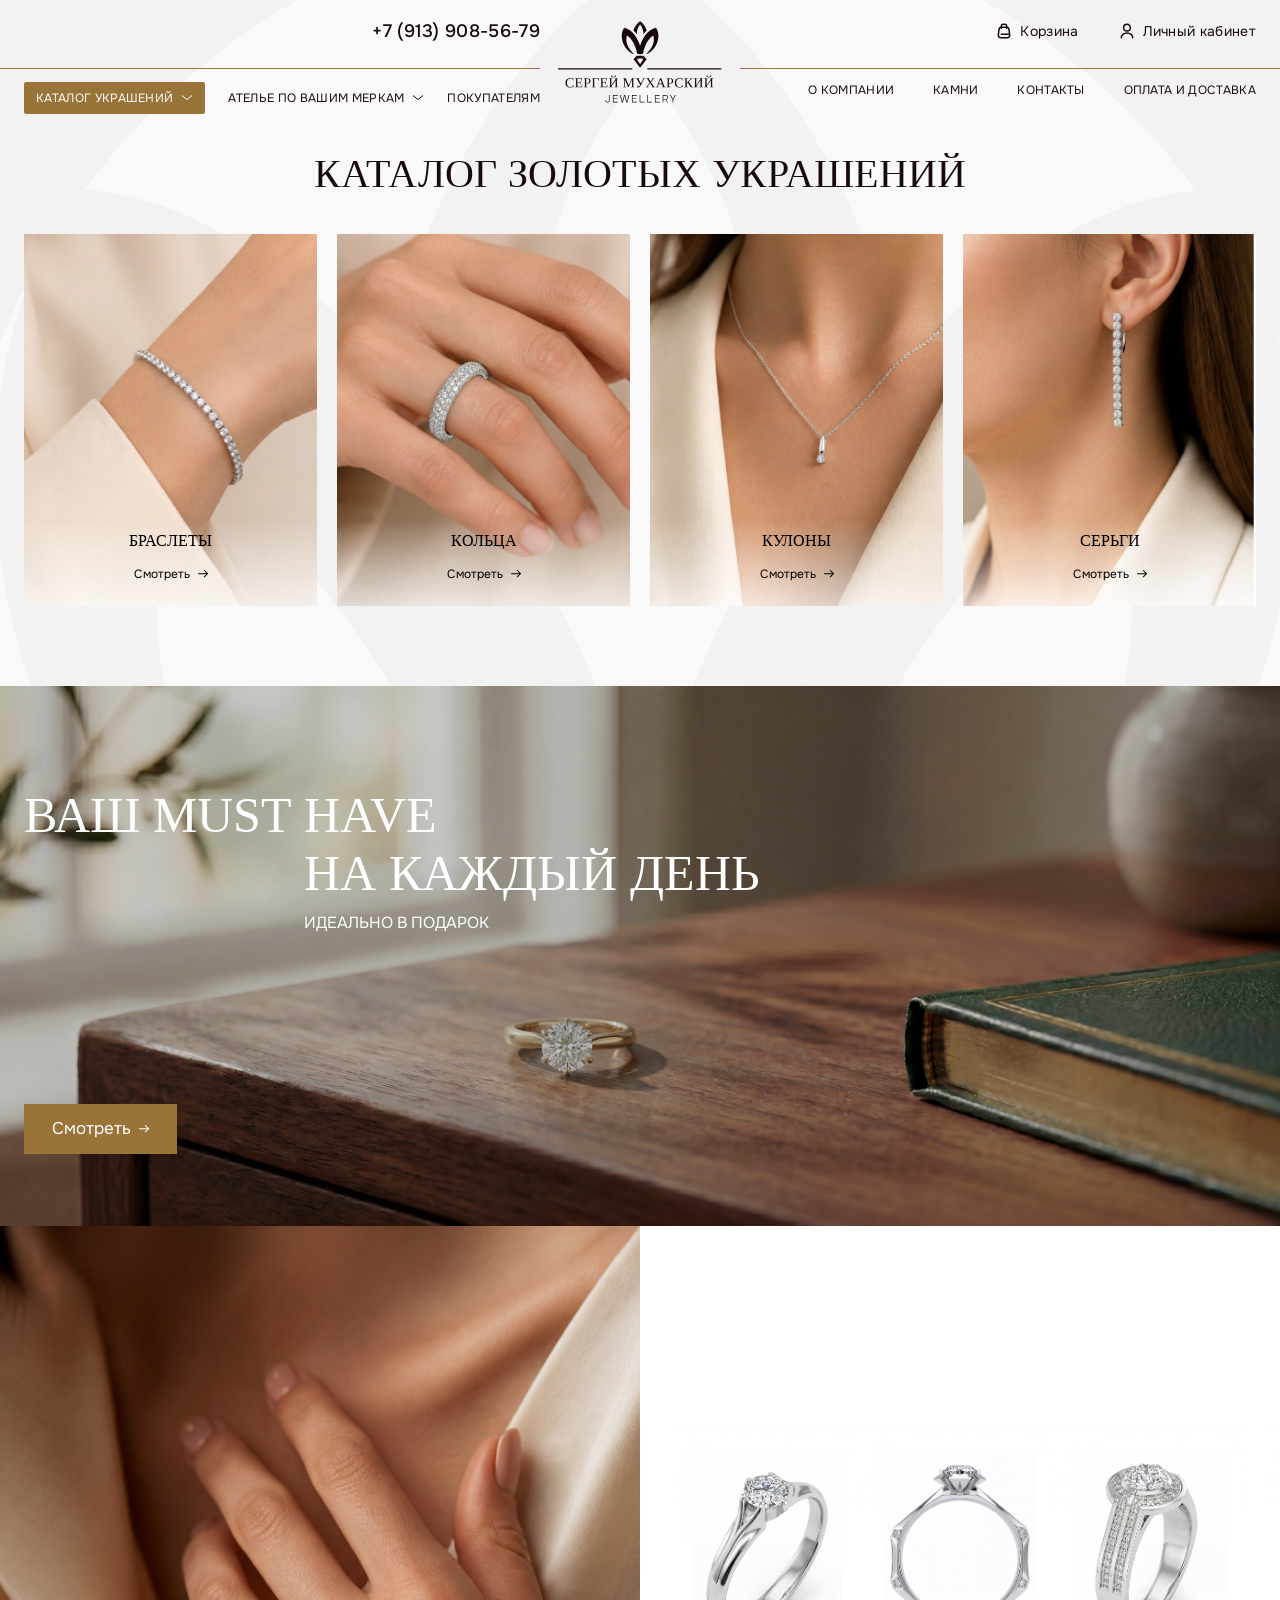
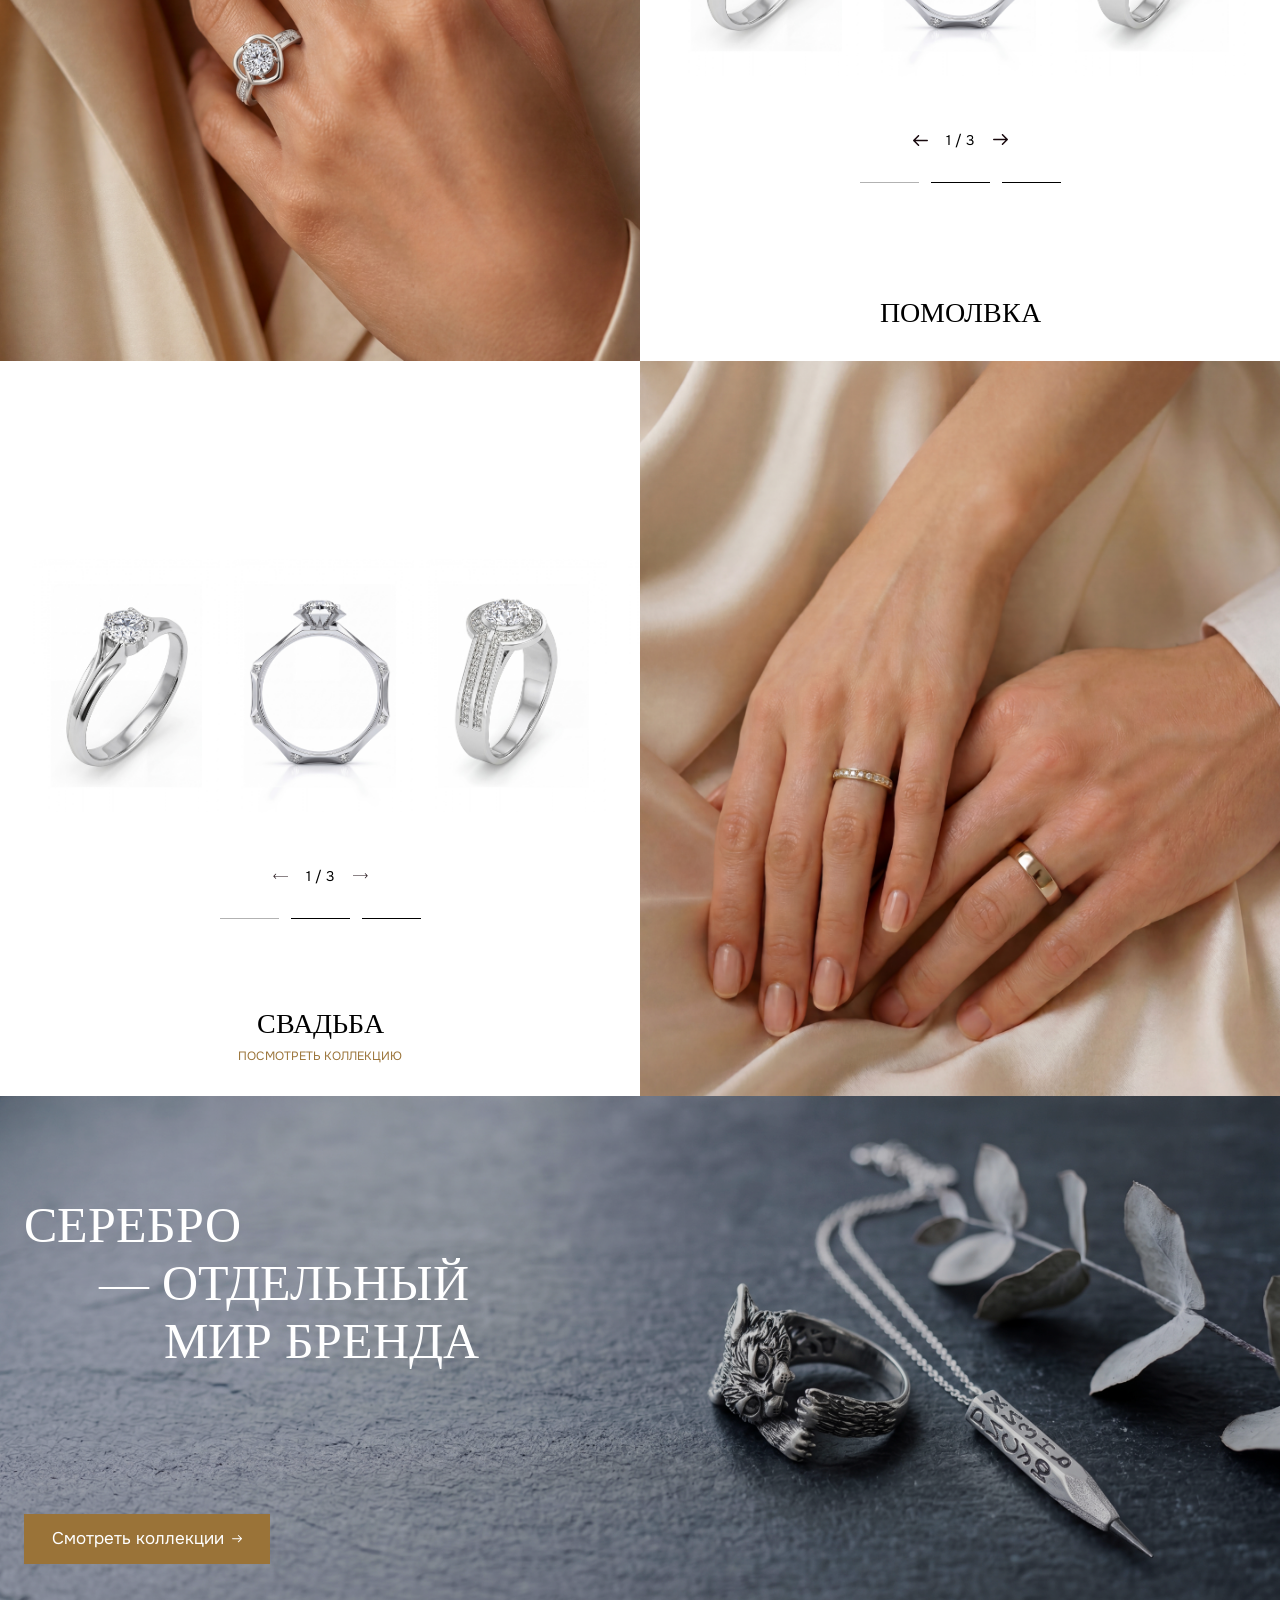
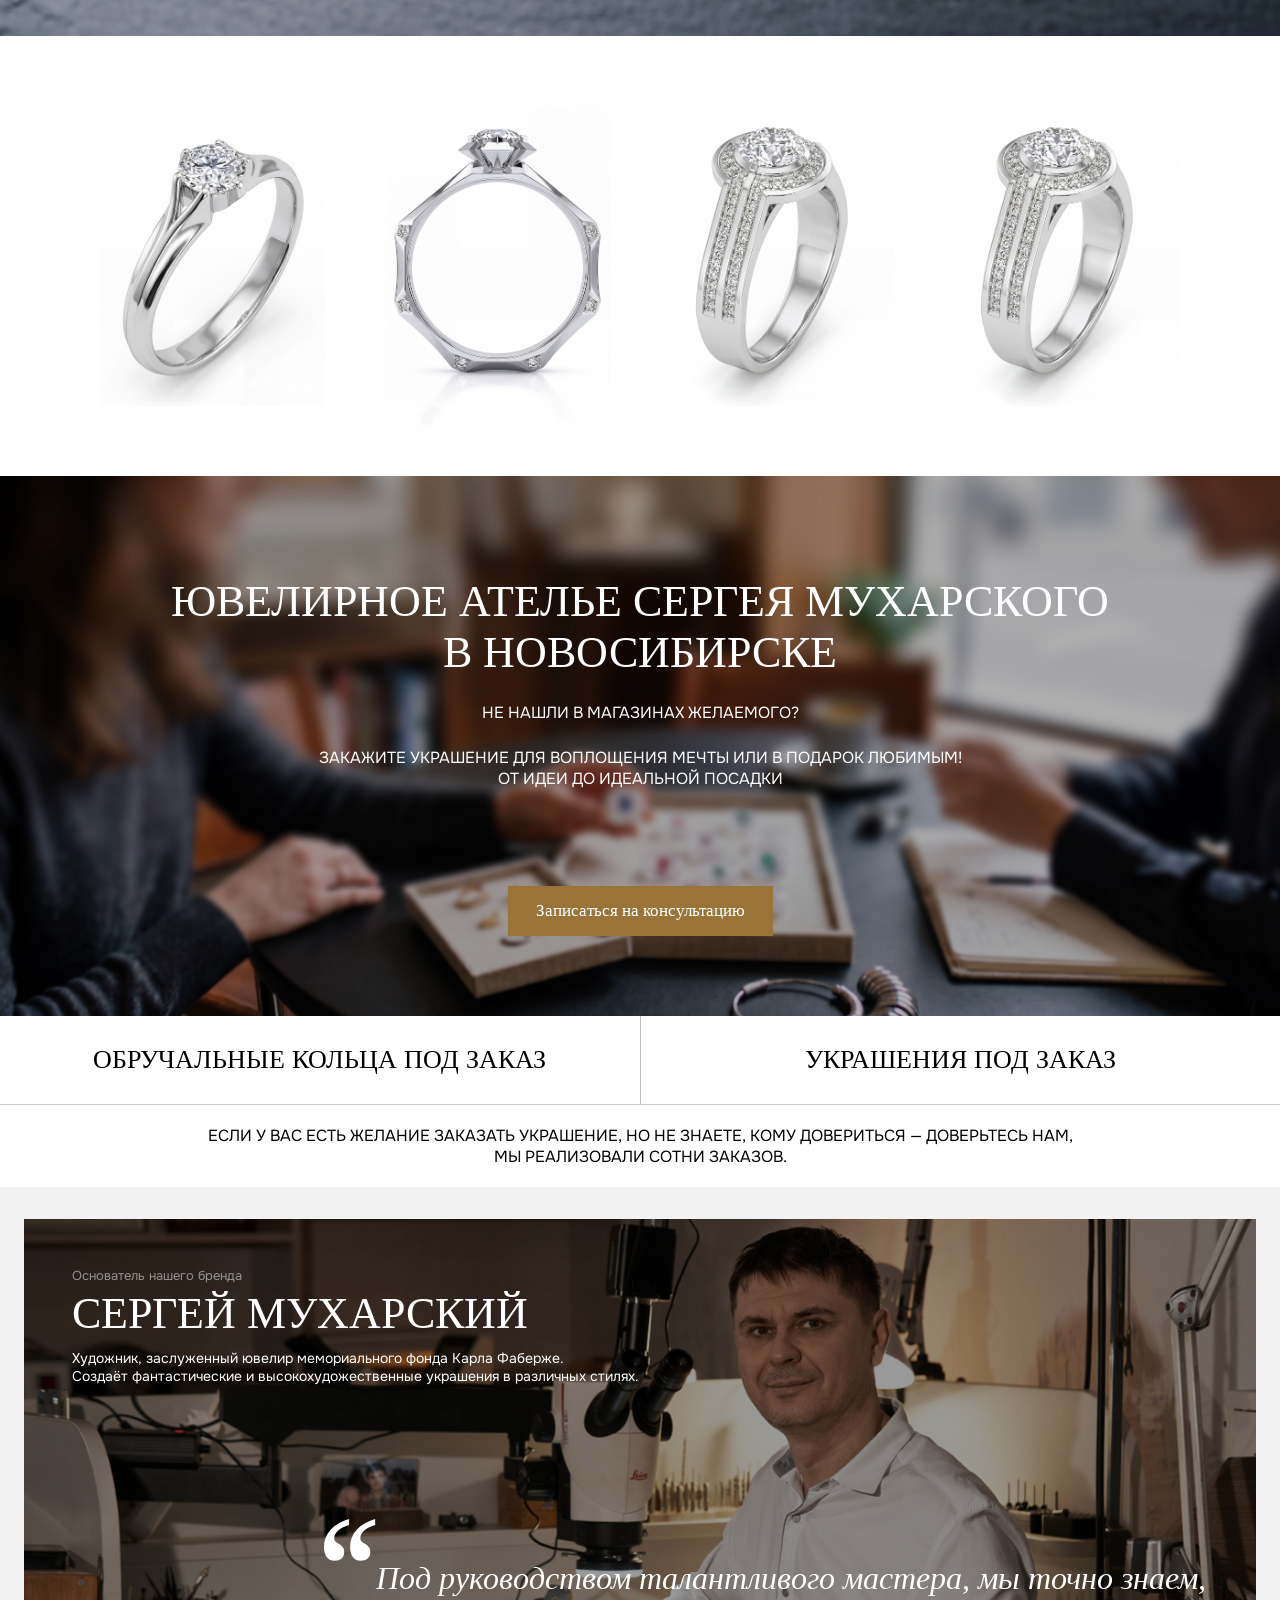
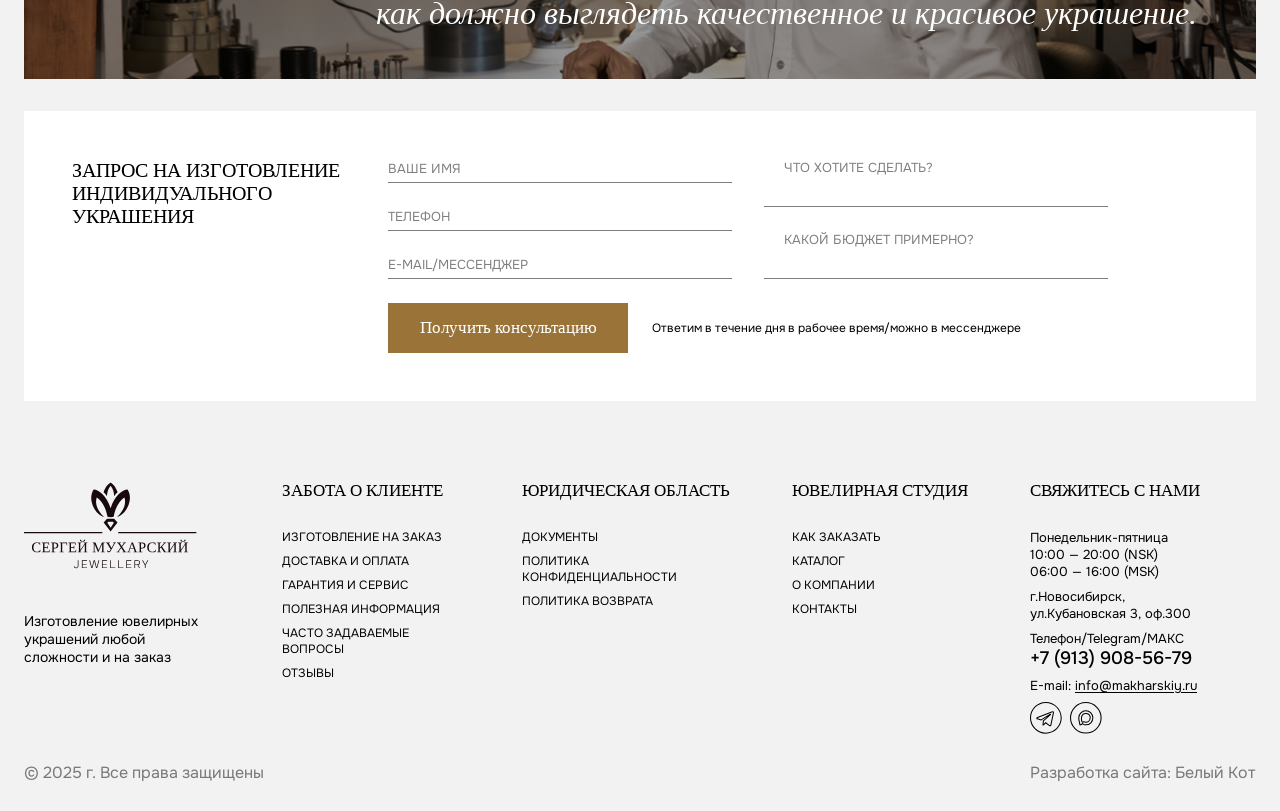
<file: index.html>
<!DOCTYPE html>
<html lang="ru">
	<head>
		<meta http-equiv="Content-Type" content="text/html; charset=utf-8">

		<!-- Adapting the page for mobile devices -->
		<meta name="viewport" content="width=device-width, initial-scale=1, maximum-scale=1">

		<!-- Prohibition of phone number recognition -->
		<meta name="format-detection" content="telephone=no">
		<meta name="SKYPE_TOOLBAR" content ="SKYPE_TOOLBAR_PARSER_COMPATIBLE">

		<!-- Page title -->
		<title>Заголовок страницы</title>

		<!-- Meta description -->
		<meta name="description" content="">

		<!-- Meta Keywords -->
		<meta name="keywords" content="">

		<!-- Changing the color of the mobile browser panel -->
		<meta name="msapplication-TileColor" content="#18090E">
		<meta name="theme-color" content="#18090E">

		<!-- Connecting style files -->
		<link rel="stylesheet" href="css/reset.css">
		<link rel="stylesheet" href="css/swiper-bundle.min.css">
		<link rel="stylesheet" href="css/swiper.css">
		<link rel="stylesheet" href="css/fancybox.css">
		<link rel="stylesheet" href="css/styles.css">
		<link rel="stylesheet" href="css/fonts.css">

		<link rel="stylesheet" href="css/response_1439.css" media="print, (max-width: 1439px)">
		<link rel="stylesheet" href="css/response_1279.css" media="print, (max-width: 1279px)">
		<link rel="stylesheet" href="css/response_1023.css" media="print, (max-width: 1023px)">
		<link rel="stylesheet" href="css/response_767.css" media="print, (max-width: 767px)">
		<link rel="stylesheet" href="css/response_479.css" media="(max-width: 479px)">
	</head>

	<body>
		<div class="wrap">
			<div class="main">
				<header>
					<div class="logo">
						<img src="images/logo.svg" alt="">
					</div>


					<div class="top">
						<div class="cont">
							<div class="col">
								<div class="phone">
									<a href="tel:+7 (913) 908-56-79">+7 (913) 908-56-79</a>
								</div>
							</div>

							<div class="col">
								<div class="cart">
									<a href="/">
										<svg class="icon"><use xlink:href="images/sprite.svg#ic_cart"></use></svg>

										<span>Корзина</span>
									</a>
								</div>

								<div class="account">
									<a href="/">
										<svg class="icon"><use xlink:href="images/sprite.svg#ic_user"></use></svg>

										<span>Личный кабинет</span>
									</a>
								</div>
							</div>
						</div>
					</div>

					<div class="bottom">
						<div class="cont">
							<nav class="menu">
								<div class="col">
									<div class="item">
										<a href="/" class="mark sub_link">
											<span>Каталог украшений</span>

											<svg class="arr"><use xlink:href="images/sprite.svg#ic_arr_ver"></use></svg>
										</a>
									</div>

									<div class="item">
										<a href="/" class="sub_link">
											<span>Ателье по вашим меркам</span>

											<svg class="arr"><use xlink:href="images/sprite.svg#ic_arr_ver"></use></svg>
										</a>
									</div>

									<div class="item">
										<a href="/">
											<span>Покупателям</span>
										</a>
									</div>
								</div>

								<div class="col">
									<div class="item">
										<a href="/">
											<span>О компании</span>
										</a>
									</div>

									<div class="item">
										<a href="/">
											<span>Камни</span>
										</a>
									</div>

									<div class="item">
										<a href="/">
											<span>Контакты</span>
										</a>
									</div>

									<div class="item">
										<a href="/">
											<span>Оплата и доставка</span>
										</a>
									</div>
								</div>
							</nav>
						</div>
					</div>
				</header>


				<section class="mob_header">
					<div class="cont">
						<div class="logo">
							<img src="images/logo.svg" alt="">
						</div>

						<div class="phone">
							<a href="tel:+7 (913) 908-56-79">+7 (913) 908-56-79</a>
						</div>

						<div class="cart">
							<a href="/">
								<svg class="icon"><use xlink:href="images/sprite.svg#ic_cart"></use></svg>
							</a>
						</div>

						<div class="account">
							<a href="/">
								<svg class="icon"><use xlink:href="images/sprite.svg#ic_user"></use></svg>
							</a>
						</div>

						<button class="mob_menu_btn">
							<span></span>
						</button>
					</div>
				</section>


				<section class="catalog block">
					<div class="cont">
						<div class="block_head center">
							<div class="title">Каталог золотых украшений</div>
						</div>

						<div class="grid_row">
							<a href="/" class="category">
								<picture class="thumb">
									<img src="images/tmp/catalog_category_thumb1.jpg" alt="" loading="lazy" class="cover">
								</picture>

								<div class="info">
									<div class="name">Браслеты</div>

									<div class="link">
										<span>Смотреть</span>

										<svg class="icon"><use xlink:href="images/sprite.svg#ic_arrow_short_hor"></use></svg>
									</div>
								</div>
							</a>

							<a href="/" class="category">
								<picture class="thumb">
									<img src="images/tmp/catalog_category_thumb2.jpg" alt="" loading="lazy" class="cover">
								</picture>

								<div class="info">
									<div class="name">Кольца</div>

									<div class="link">
										<span>Смотреть</span>

										<svg class="icon"><use xlink:href="images/sprite.svg#ic_arrow_short_hor"></use></svg>
									</div>
								</div>
							</a>

							<a href="/" class="category">
								<picture class="thumb">
									<img src="images/tmp/catalog_category_thumb3.jpg" alt="" loading="lazy" class="cover">
								</picture>

								<div class="info">
									<div class="name">Кулоны</div>

									<div class="link">
										<span>Смотреть</span>

										<svg class="icon"><use xlink:href="images/sprite.svg#ic_arrow_short_hor"></use></svg>
									</div>
								</div>
							</a>

							<a href="/" class="category">
								<picture class="thumb">
									<img src="images/tmp/catalog_category_thumb4.jpg" alt="" loading="lazy" class="cover">
								</picture>

								<div class="info">
									<div class="name">Серьги</div>

									<div class="link">
										<span>Смотреть</span>

										<svg class="icon"><use xlink:href="images/sprite.svg#ic_arrow_short_hor"></use></svg>
									</div>
								</div>
							</a>
						</div>
					</div>
				</section>


				<section class="promo">
					<a href="/" class="banner">
						<div class="cont">
							<div class="info">
								<div class="title">ваш Must Have<br> <span style="margin-left: 280px;">на каждый день</span></div>

								<div class="desc">идеально в подарок</div>

								<div class="link">
									<span>Смотреть</span>

									<svg class="icon"><use xlink:href="images/sprite.svg#ic_arrow_short_hor"></use></svg>
								</div>
							</div>
						</div>

						<picture class="image">
							<img src="images/tmp/promo_banner_image1.jpg" alt="" loading="lazy" class="cover">
						</picture>
					</a>

					<div class="collection">
						<picture class="image">
							<img src="images/tmp/promo_collection_image1.jpg" alt="" loading="lazy" class="cover">
						</picture>

						<div class="data">
							<div class="swiper">
								<div class="swiper-wrapper">
									<div class="swiper-slide">
										<a href="/" class="product">
											<div class="images">
												<div class="grid_row">
													<picture class="thumb">
														<img src="images/tmp/collection_product_thumb1.png" alt="" loading="lazy">
													</picture>

													<picture class="thumb">
														<img src="images/tmp/collection_product_thumb2.png" alt="" loading="lazy">
													</picture>

													<picture class="thumb">
														<img src="images/tmp/collection_product_thumb3.png" alt="" loading="lazy">
													</picture>
												</div>
											</div>
										</a>
									</div>

									<div class="swiper-slide">
										<a href="/" class="product">
											<div class="images">
												<div class="grid_row">
													<picture class="thumb">
														<img src="images/tmp/collection_product_thumb1.png" alt="" loading="lazy">
													</picture>

													<picture class="thumb">
														<img src="images/tmp/collection_product_thumb2.png" alt="" loading="lazy">
													</picture>

													<picture class="thumb">
														<img src="images/tmp/collection_product_thumb3.png" alt="" loading="lazy">
													</picture>
												</div>
											</div>
										</a>
									</div>

									<div class="swiper-slide">
										<a href="/" class="product">
											<div class="images">
												<div class="grid_row">
													<picture class="thumb">
														<img src="images/tmp/collection_product_thumb1.png" alt="" loading="lazy">
													</picture>

													<picture class="thumb">
														<img src="images/tmp/collection_product_thumb2.png" alt="" loading="lazy">
													</picture>

													<picture class="thumb">
														<img src="images/tmp/collection_product_thumb3.png" alt="" loading="lazy">
													</picture>
												</div>
											</div>
										</a>
									</div>
								</div>

								<div class="swiper-controls">
									<button class="swiper-button-prev">
										<svg class="icon"><use xlink:href="images/sprite.svg#ic_arrow_short_hor"></use></svg>
									</button>

									<div class="count">
										<span class="current">1</span>
										<span class="sep">/</span>
										<span class="total">1</span>
									</div>

									<button class="swiper-button-next">
										<svg class="icon"><use xlink:href="images/sprite.svg#ic_arrow_short_hor"></use></svg>
									</button>

									<div class="swiper-pagination"></div>
								</div>
							</div>

							<div class="info">
								<div class="name">помолвка</div>
							</div>
						</div>
					</div>

					<div class="collection">
						<div class="data">
							<div class="swiper">
								<div class="swiper-wrapper">
									<div class="swiper-slide">
										<a href="/" class="product">
											<div class="images">
												<div class="grid_row">
													<picture class="thumb">
														<img src="images/tmp/collection_product_thumb1.png" alt="" loading="lazy">
													</picture>

													<picture class="thumb">
														<img src="images/tmp/collection_product_thumb2.png" alt="" loading="lazy">
													</picture>

													<picture class="thumb">
														<img src="images/tmp/collection_product_thumb3.png" alt="" loading="lazy">
													</picture>
												</div>
											</div>
										</a>
									</div>

									<div class="swiper-slide">
										<a href="/" class="product">
											<div class="images">
												<div class="grid_row">
													<picture class="thumb">
														<img src="images/tmp/collection_product_thumb1.png" alt="" loading="lazy">
													</picture>

													<picture class="thumb">
														<img src="images/tmp/collection_product_thumb2.png" alt="" loading="lazy">
													</picture>

													<picture class="thumb">
														<img src="images/tmp/collection_product_thumb3.png" alt="" loading="lazy">
													</picture>
												</div>
											</div>
										</a>
									</div>

									<div class="swiper-slide">
										<a href="/" class="product">
											<div class="images">
												<div class="grid_row">
													<picture class="thumb">
														<img src="images/tmp/collection_product_thumb1.png" alt="" loading="lazy">
													</picture>

													<picture class="thumb">
														<img src="images/tmp/collection_product_thumb2.png" alt="" loading="lazy">
													</picture>

													<picture class="thumb">
														<img src="images/tmp/collection_product_thumb3.png" alt="" loading="lazy">
													</picture>
												</div>
											</div>
										</a>
									</div>
								</div>

								<div class="swiper-controls">
									<button class="swiper-button-prev">
										<svg class="icon"><use xlink:href="images/sprite.svg#ic_arrow_hor"></use></svg>
									</button>

									<div class="count">
										<span class="current">1</span>
										<span class="sep">/</span>
										<span class="total">1</span>
									</div>

									<button class="swiper-button-next">
										<svg class="icon"><use xlink:href="images/sprite.svg#ic_arrow_hor"></use></svg>
									</button>

									<div class="swiper-pagination"></div>
								</div>
							</div>

							<div class="info">
								<div class="name">свадьба</div>

								<div class="link">
									<a href="/">Посмотреть коллекцию</a>
								</div>
							</div>
						</div>

						<picture class="image">
							<img src="images/tmp/promo_collection_image2.jpg" alt="" loading="lazy" class="cover">
						</picture>
					</div>

					<a href="/" class="banner">
						<div class="cont">
							<div class="info">
								<div class="title">СЕРЕБРО<br> <span style="margin-left: 75px;">— отдельный</span><br> <span style="margin-left: 140px;">мир бренда</span></div>

								<div class="link">
									<span>Смотреть коллекции</span>

									<svg class="icon"><use xlink:href="images/sprite.svg#ic_arrow_short_hor"></use></svg>
								</div>
							</div>
						</div>

						<picture class="image">
							<img src="images/tmp/promo_banner_image2.jpg" alt="" loading="lazy" class="cover">
						</picture>
					</a>

					<div class="gallery">
						<div class="cont">
							<div class="grid_row centered">
								<picture class="thumb">
									<img src="images/tmp/collection_gallery_thumb1.png" alt="" loading="lazy">
								</picture>

								<picture class="thumb">
									<img src="images/tmp/collection_gallery_thumb2.png" alt="" loading="lazy">
								</picture>

								<picture class="thumb">
									<img src="images/tmp/collection_gallery_thumb3.png" alt="" loading="lazy">
								</picture>

								<picture class="thumb">
									<img src="images/tmp/collection_gallery_thumb3.png" alt="" loading="lazy">
								</picture>
							</div>
						</div>
					</div>
				</section>


				<section class="about_info">
					<div class="head">
						<div class="title">Ювелирное ателье Сергея Мухарского в Новосибирске</div>

						<div class="desc">
							<p>Не нашли в магазинах желаемого?</p>

							<p>Закажите украшение для воплощения мечты или в подарок любимым!<br> От идеи до идеальной посадки</p>
						</div>

						<button class="btn">Записаться на консультацию</button>

						<picture class="bg">
							<img src="images/tmp/bg_about_info_head.jpg" alt="" loading="lazy" class="cover">
						</picture>
					</div>

					<div class="links">
						<div><a href="/">Обручальные кольца под заказ</a></div>

						<div><a href="/">Украшения под заказ</a></div>
					</div>

					<div class="description">Если у вас есть желание заказать украшение, но не знаете, кому довериться — доверьтесь нам,<br> мы реализовали сотни заказов.</div>
				</section>


				<section class="boss_quote">
					<div class="cont">
						<div class="data">
							<div class="info">
								<div class="post">Основатель нашего бренда</div>

								<div class="name">СЕРГЕЙ МУХАРСКИЙ</div>

								<div class="desc">Художник, заслуженный ювелир мемориального фонда Карла Фаберже.<br> Создаёт фантастические и высокохудожественные украшения в различных стилях.</div>
							</div>

							<div class="quote">Под руководством талантливого мастера, мы точно знаем, как должно выглядеть качественное и красивое украшение.</div>

							<picture class="bg">
								<img src="images/tmp/bg_boss_quote.jpg" alt="" loading="lazy" class="cover">
							</picture>
						</div>
					</div>
				</section>


				<section class="request_form block">
					<div class="cont">
						<div class="data">
							<div class="title">Запрос на изготовление индивидуального украшения</div>

							<form action="" class="form">
								<div class="cols">
									<div class="col">
										<div class="line">
											<div class="field">
												<input type="text" name="" value="" class="input" placeholder="Ваше имя">
											</div>
										</div>

										<div class="line">
											<div class="field">
												<input type="tel" name="" value="" class="input" placeholder="телефон">
											</div>
										</div>

										<div class="line">
											<div class="field">
												<input type="text" name="" value="" class="input" placeholder="e-mail/мессенджер">
											</div>
										</div>
									</div>

									<div class="col">
										<div class="line">
											<div class="field">
												<textarea name="" placeholder="Что хотите сделать?"></textarea>
											</div>
										</div>

										<div class="line">
											<div class="field">
												<textarea name="" placeholder="Какой бюджет примерно?"></textarea>
											</div>
										</div>
									</div>
								</div>

								<div class="submit">
									<button type="submit" class="submit_btn">
										<span>Получить консультацию</span>
									</button>

									<div class="exp">Ответим в течение дня в рабочее время/можно в мессенджере</div>
								</div>
							</form>
						</div>
					</div>
				</section>
			</div>


			<div class="footer">
				<div class="cont">
					<div class="col">
						<div class="logo">
							<img src="images/logo.svg" alt="">
						</div>

						<div class="desc">Изготовление ювелирных украшений любой сложности и на заказ</div>
					</div>

					<div class="links">
						<div class="title">Забота о клиенте</div>

						<div class="items">
							<div><a href="/">Изготовление на заказ</a></div>

							<div><a href="/">Доставка и оплата</a></div>

							<div><a href="/">Гарантия и сервис</a></div>

							<div><a href="/">Полезная информация</a></div>

							<div><a href="/">Часто задаваемые вопросы</a></div>

							<div><a href="/">Отзывы</a></div>
						</div>
					</div>

					<div class="links">
						<div class="title">Юридическая область</div>

						<div class="items">
							<div><a href="/">Документы</a></div>

							<div><a href="/">Политика конфиденциальности</a></div>

							<div><a href="/">Политика возврата</a></div>
						</div>
					</div>

					<div class="links">
						<div class="title">Ювелирная студия</div>

						<div class="items">
							<div><a href="/">Как заказать</a></div>

							<div><a href="/">каталог</a></div>

							<div><a href="/">о компании</a></div>

							<div><a href="/">контакты</a></div>
						</div>
					</div>

					<div class="contacts">
						<div class="title">Свяжитесь с нами</div>

						<div class="work_time">
							<div>Понедельник-пятница</div>
							<div>10:00 — 20:00 (NSK)</div>
							<div>06:00 — 16:00 (MSK)</div>
						</div>

						<div class="address">г.Новосибирск,<br> ул.Кубановская 3, оф.300</div>

						<div class="phone">
							<div>Телефон/Telegram/МАКС</div>

							<div><a href="tel:+7 (913) 908-56-79">+7 (913) 908-56-79</a></div>
						</div>

						<div class="email">
							E-mail: <a href="mailto:info@makharskiy.ru">info@makharskiy.ru</a>
						</div>

						<div class="messengers">
							<a href="/" target="_blank" rel="noopener nofollow">
								<svg class="icon"><use xlink:href="images/sprite.svg#ic_tg"></use></svg>
							</a>

							<a href="/" target="_blank" rel="noopener nofollow">
								<svg class="icon"><use xlink:href="images/sprite.svg#ic_max"></use></svg>
							</a>
						</div>
					</div>
				</div>

				<div class="cont">
					<div class="copyright">&copy; 2025 г. Все права защищены</div>

					<div class="creator">
						<a href="/" target="_blank" rel="noopener">Разработка сайта: Белый Кот</a>
					</div>
				</div>
			</div>


			<picture class="main_bg">
				<img src="images/main_bg.svg" alt="" loading="lazy">
			</picture>
		</div>


		<!-- Connecting javascript files -->
		<script src="js/jquery-3.7.1.min.js"></script>
		<script src="js/functions.js"></script>
		<script src="js/swiper-bundle.min.js"></script>
		<script src="js/imask.js"></script>
		<script src="js/fancybox.js"></script>
		<script src="js/fancybox.ru_RU.js"></script>
		<script src="js/nice-select2.js"></script>
		<script src="js/scripts.js"></script>
	</body>
</html>
</file>
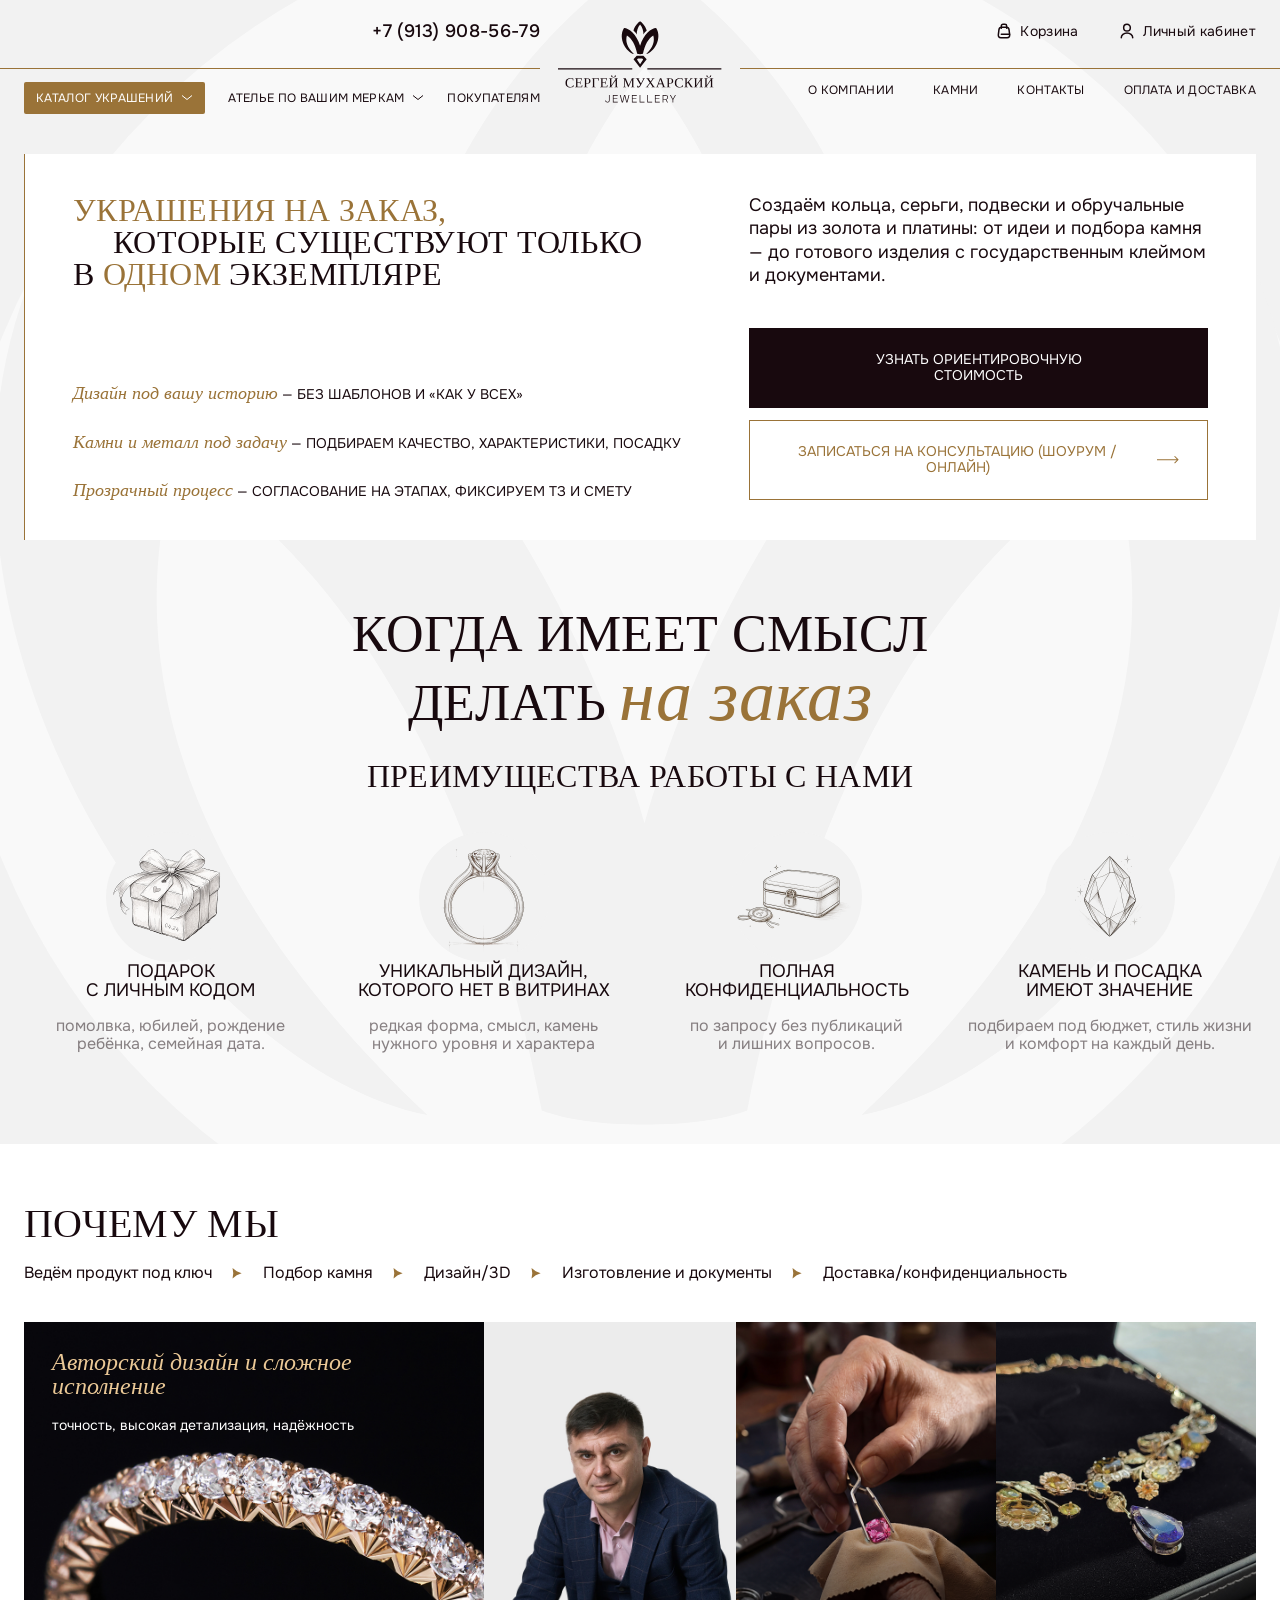
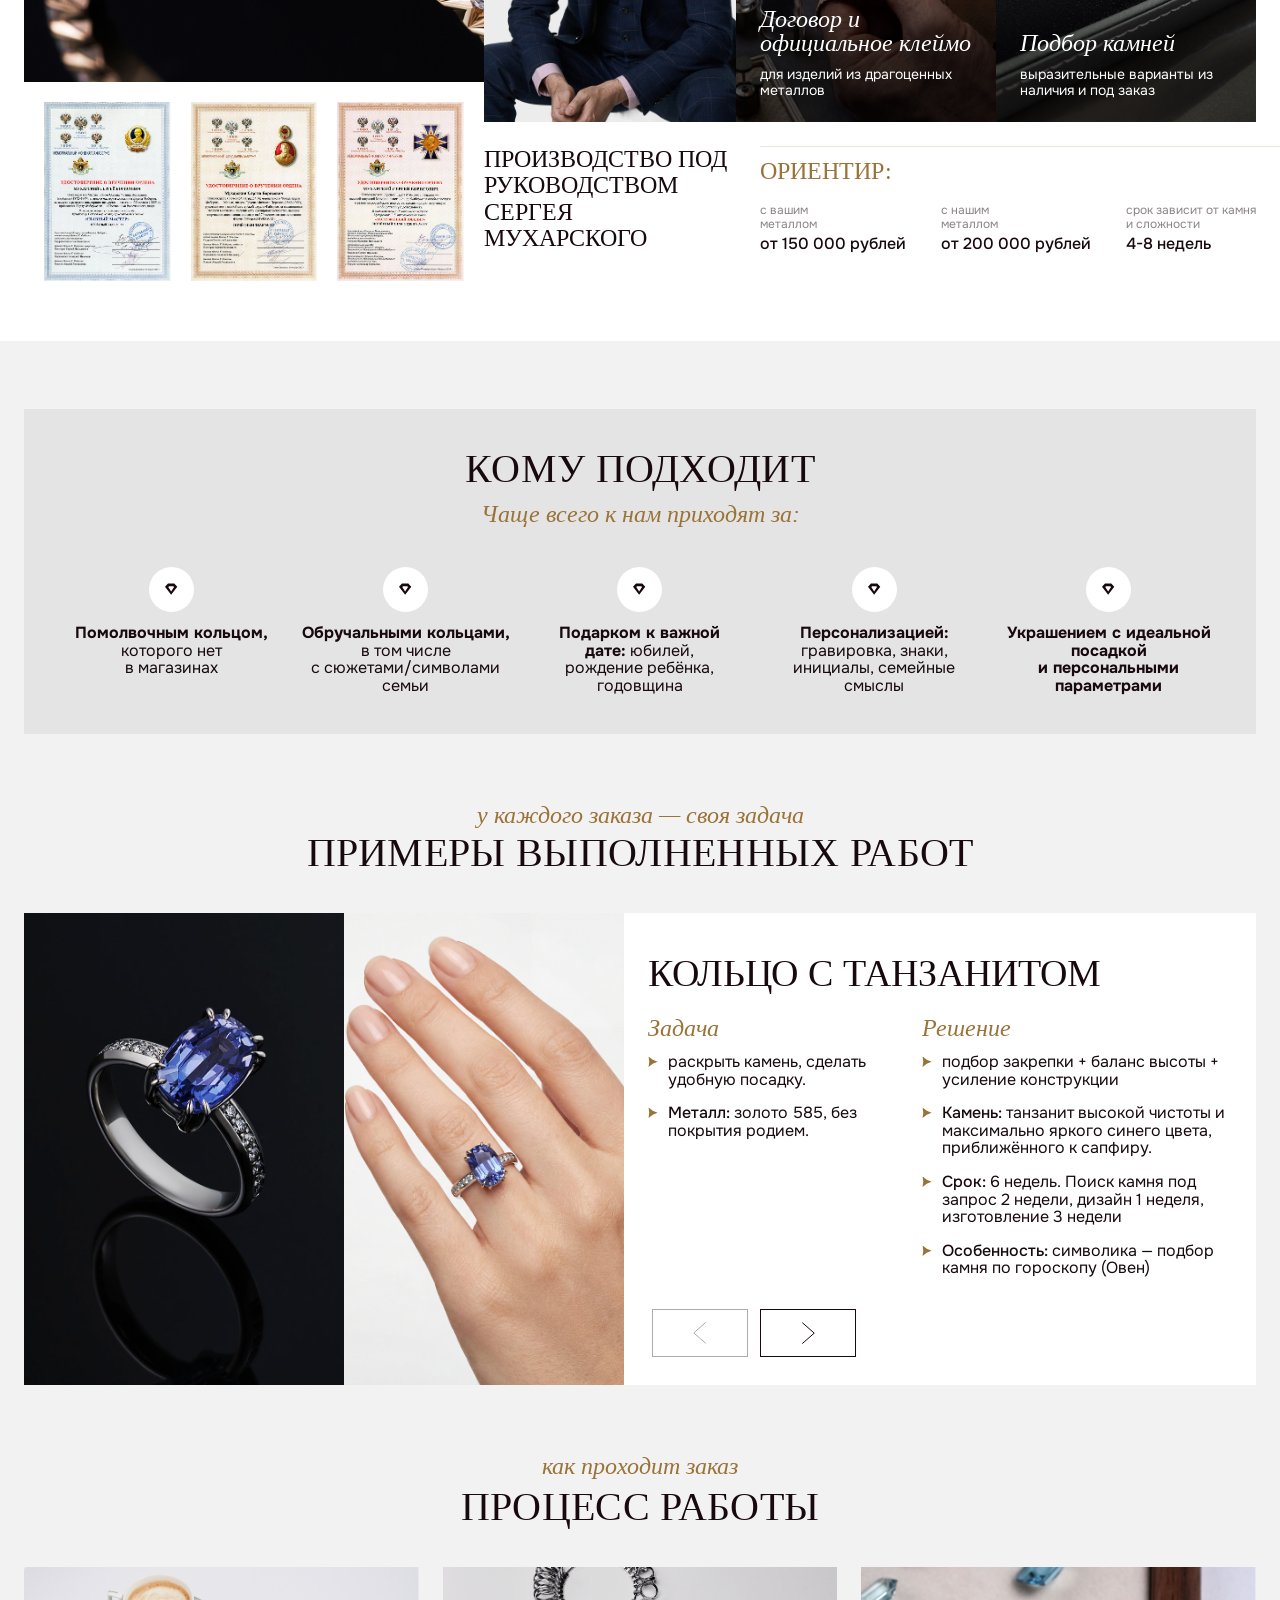
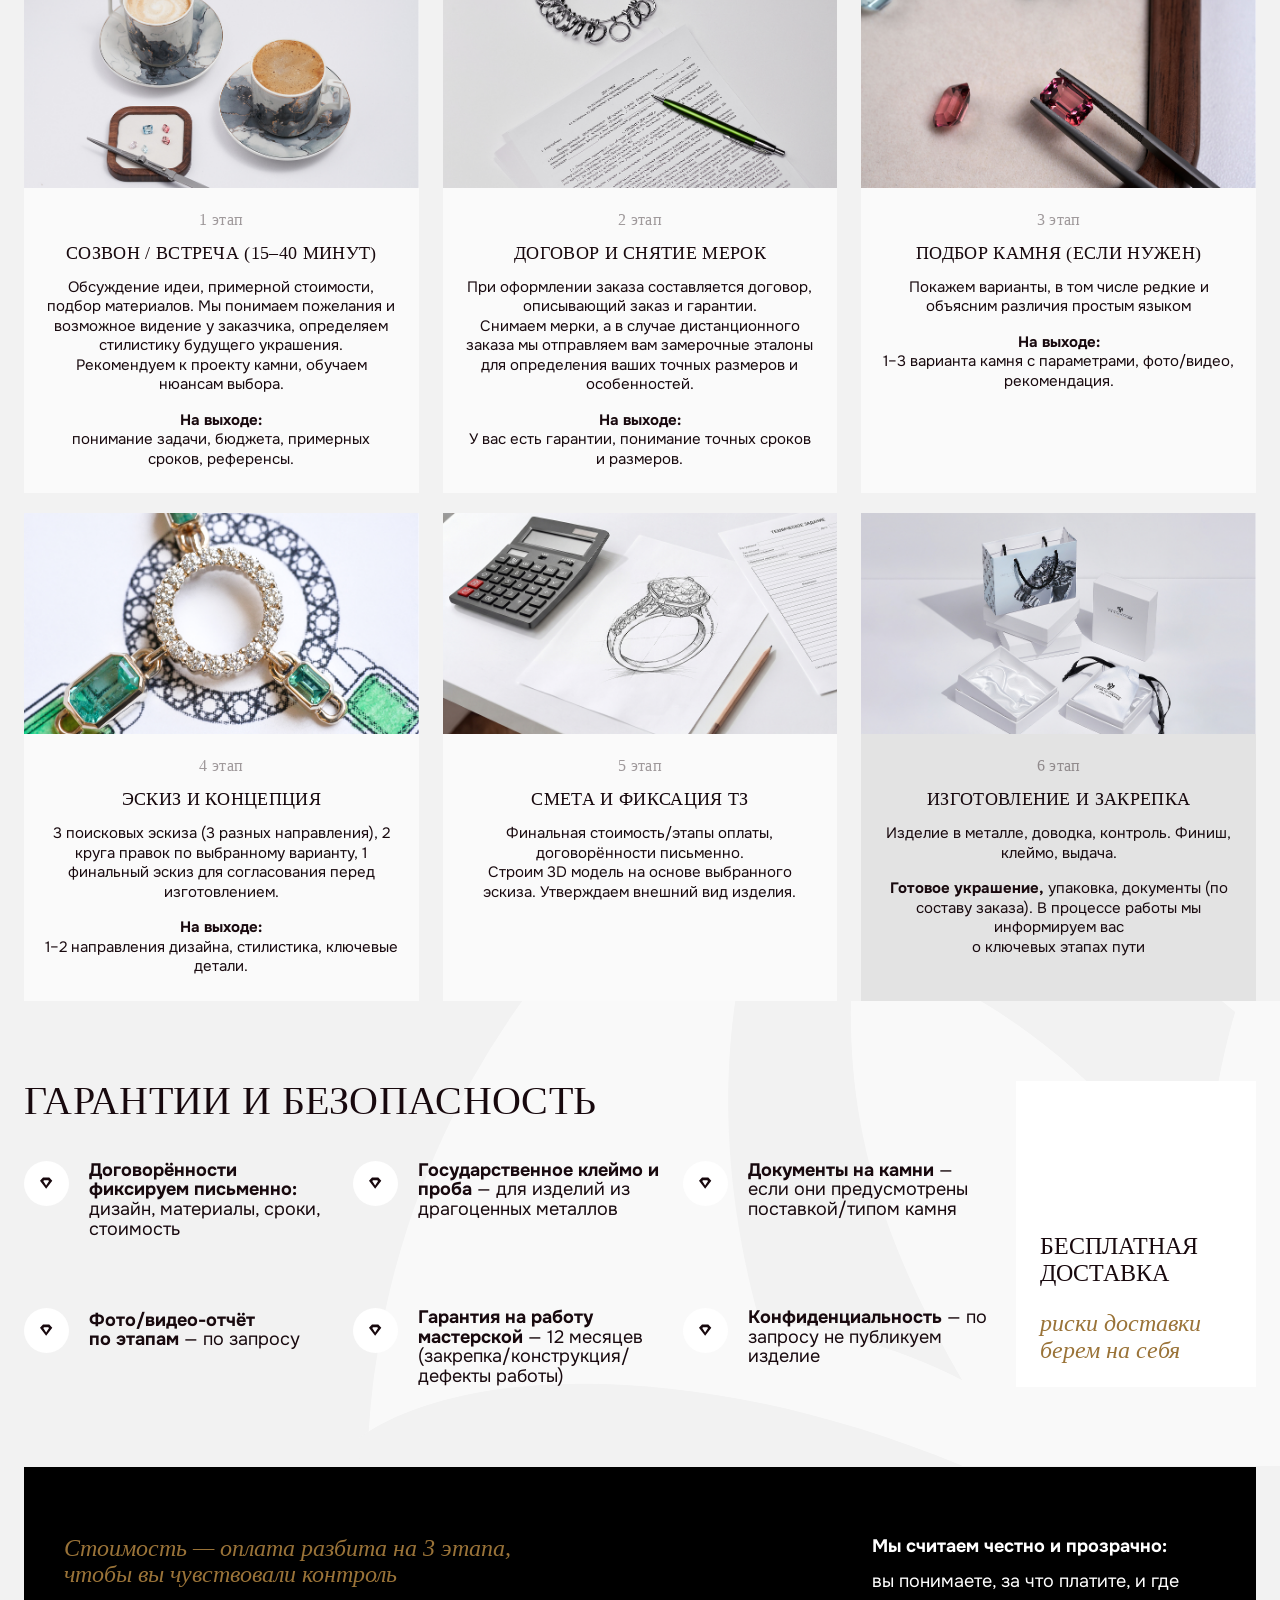
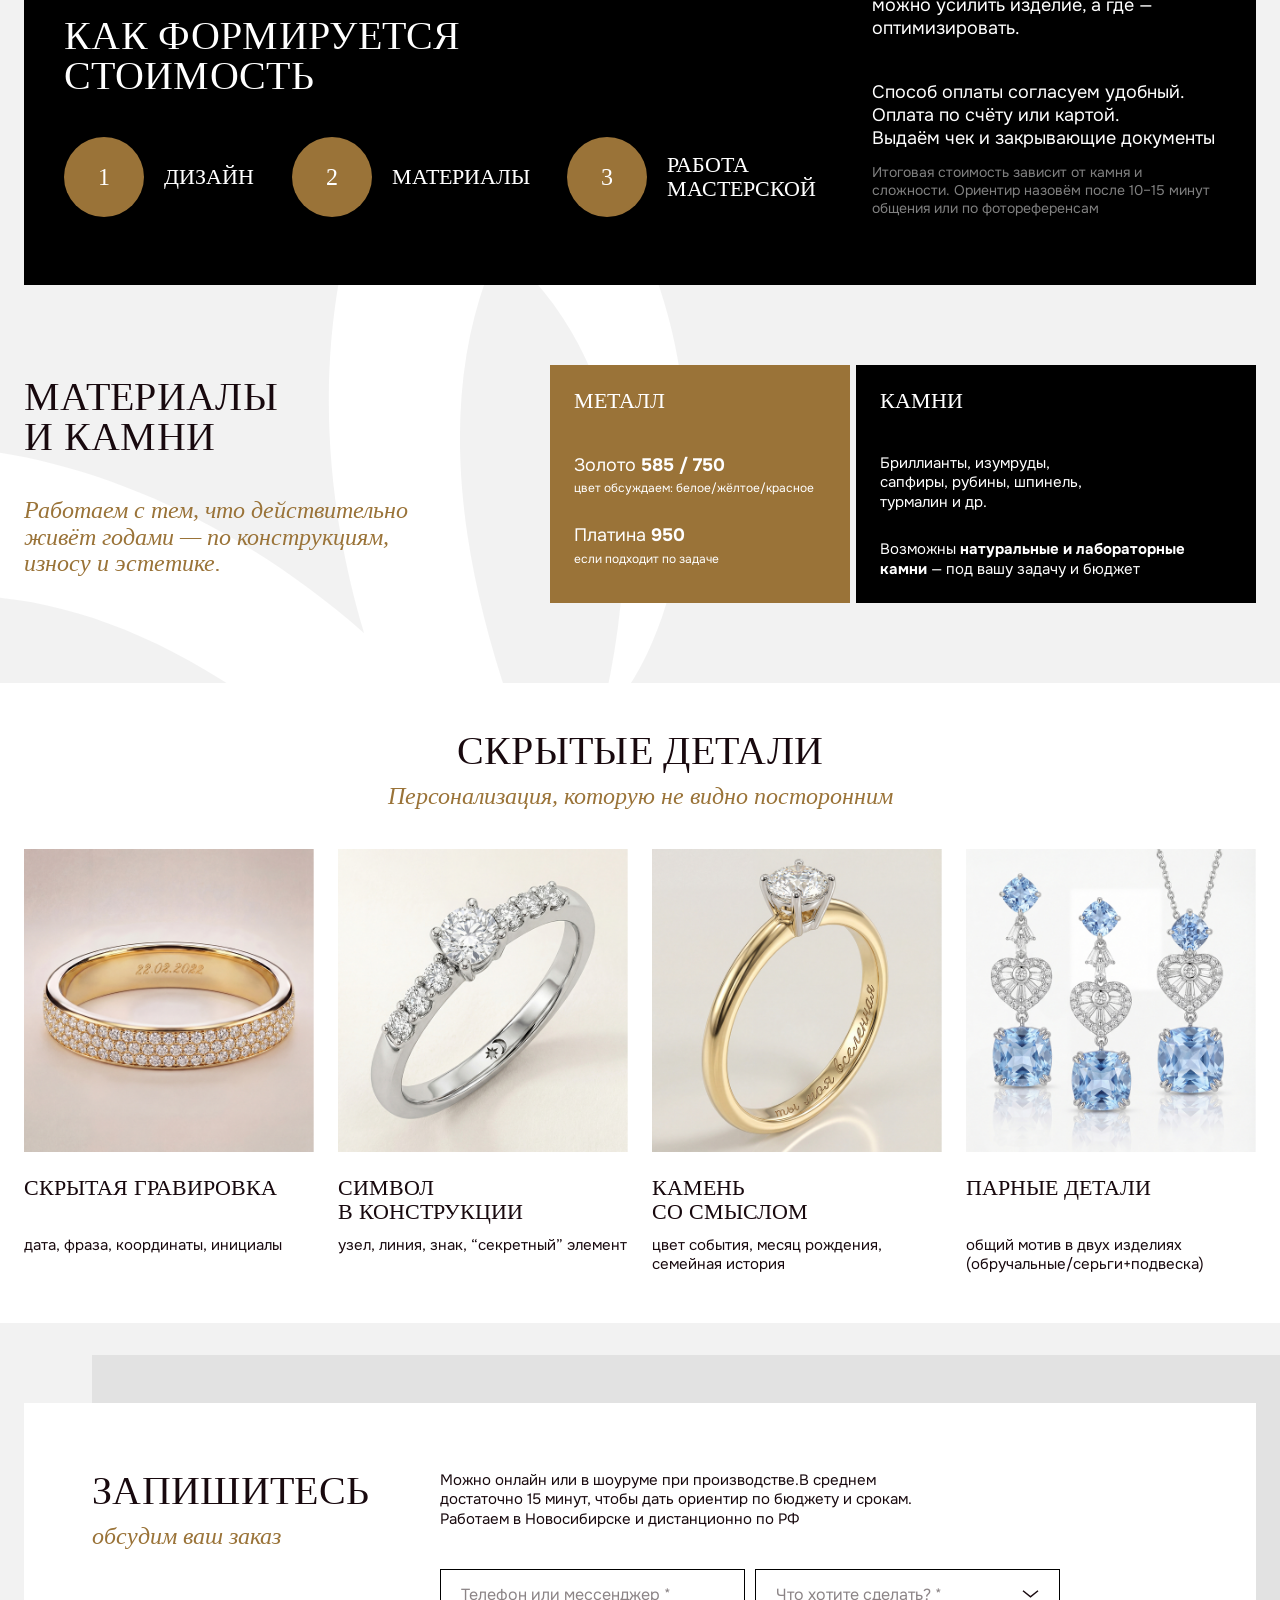
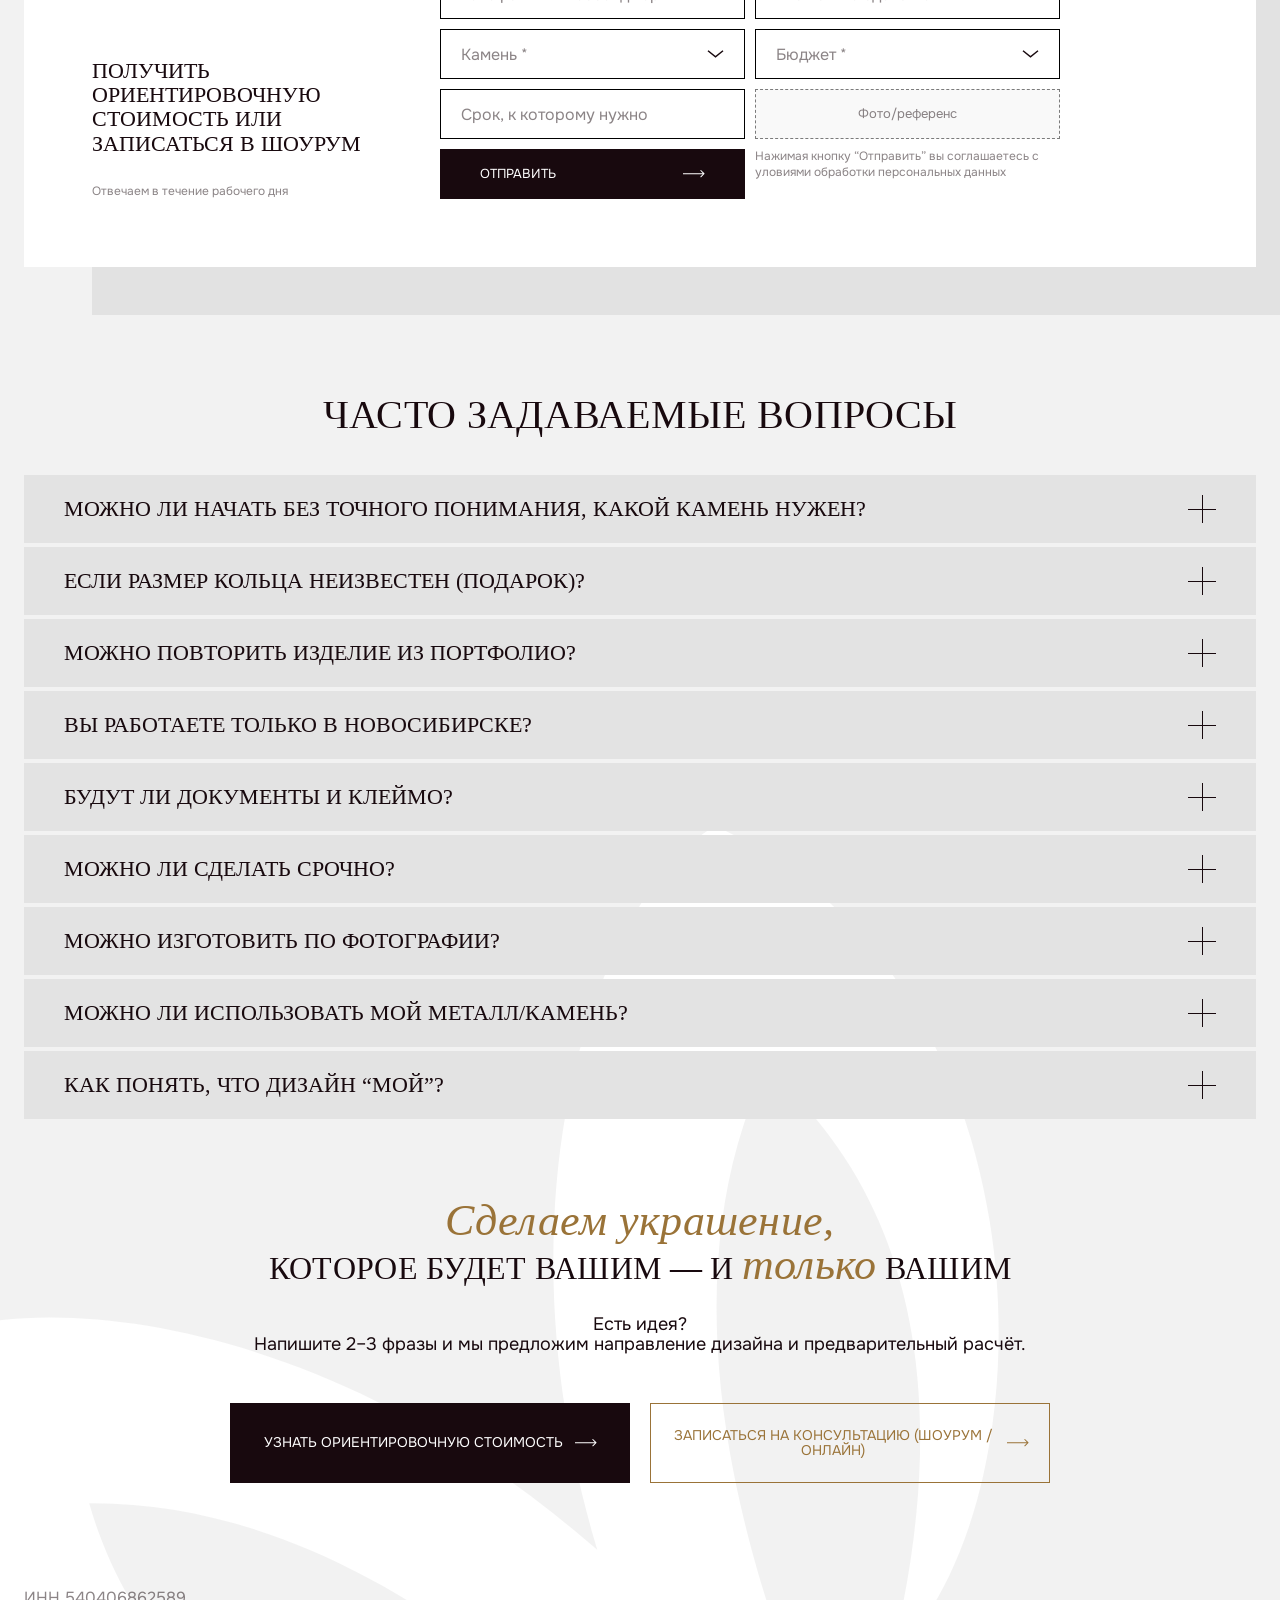
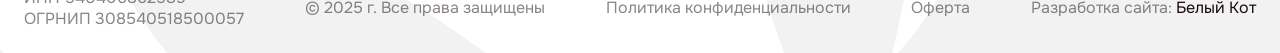
<file: custom.html>
<!DOCTYPE html>
<html lang="ru">
	<head>
		<meta http-equiv="Content-Type" content="text/html; charset=utf-8">

		<!-- Adapting the page for mobile devices -->
		<meta name="viewport" content="width=device-width, initial-scale=1, maximum-scale=1">

		<!-- Prohibition of phone number recognition -->
		<meta name="format-detection" content="telephone=no">
		<meta name="SKYPE_TOOLBAR" content ="SKYPE_TOOLBAR_PARSER_COMPATIBLE">

		<!-- Page title -->
		<title>Заголовок страницы</title>

		<!-- Meta description -->
		<meta name="description" content="">

		<!-- Meta Keywords -->
		<meta name="keywords" content="">

		<!-- Changing the color of the mobile browser panel -->
		<meta name="msapplication-TileColor" content="#18090E">
		<meta name="theme-color" content="#18090E">

		<!-- Connecting style files -->
		<link rel="stylesheet" href="css/reset.css">
		<link rel="stylesheet" href="css/swiper-bundle.min.css">
		<link rel="stylesheet" href="css/swiper.css">
		<link rel="stylesheet" href="css/fancybox.css">
		<link rel="stylesheet" href="css/styles.css">
		<link rel="stylesheet" href="css/fonts.css">

		<link rel="stylesheet" href="css/response_1439.css" media="print, (max-width: 1439px)">
		<link rel="stylesheet" href="css/response_1279.css" media="print, (max-width: 1279px)">
		<link rel="stylesheet" href="css/response_1023.css" media="print, (max-width: 1023px)">
		<link rel="stylesheet" href="css/response_767.css" media="print, (max-width: 767px)">
		<link rel="stylesheet" href="css/response_479.css" media="(max-width: 479px)">
	</head>

	<body>
		<div class="wrap">
			<div class="main">
				<header>
					<div class="logo">
						<img src="images/logo.svg" alt="">
					</div>


					<div class="top">
						<div class="cont">
							<div class="col">
								<div class="phone">
									<a href="tel:+7 (913) 908-56-79">+7 (913) 908-56-79</a>
								</div>
							</div>

							<div class="col">
								<div class="cart">
									<a href="/">
										<svg class="icon"><use xlink:href="images/sprite.svg#ic_cart"></use></svg>

										<span>Корзина</span>
									</a>
								</div>

								<div class="account">
									<a href="/">
										<svg class="icon"><use xlink:href="images/sprite.svg#ic_user"></use></svg>

										<span>Личный кабинет</span>
									</a>
								</div>
							</div>
						</div>
					</div>

					<div class="bottom">
						<div class="cont">
							<nav class="menu">
								<div class="col">
									<div class="item">
										<a href="/" class="mark sub_link">
											<span>Каталог украшений</span>

											<svg class="arr"><use xlink:href="images/sprite.svg#ic_arr_ver"></use></svg>
										</a>
									</div>

									<div class="item">
										<a href="/" class="sub_link">
											<span>Ателье по вашим меркам</span>

											<svg class="arr"><use xlink:href="images/sprite.svg#ic_arr_ver"></use></svg>
										</a>
									</div>

									<div class="item">
										<a href="/">
											<span>Покупателям</span>
										</a>
									</div>
								</div>

								<div class="col">
									<div class="item">
										<a href="/">
											<span>О компании</span>
										</a>
									</div>

									<div class="item">
										<a href="/">
											<span>Камни</span>
										</a>
									</div>

									<div class="item">
										<a href="/">
											<span>Контакты</span>
										</a>
									</div>

									<div class="item">
										<a href="/">
											<span>Оплата и доставка</span>
										</a>
									</div>
								</div>
							</nav>
						</div>
					</div>
				</header>


				<section class="mob_header">
					<div class="cont">
						<div class="logo">
							<img src="images/logo.svg" alt="">
						</div>

						<div class="phone">
							<a href="tel:+7 (913) 908-56-79">+7 (913) 908-56-79</a>
						</div>

						<div class="cart">
							<a href="/">
								<svg class="icon"><use xlink:href="images/sprite.svg#ic_cart"></use></svg>
							</a>
						</div>

						<div class="account">
							<a href="/">
								<svg class="icon"><use xlink:href="images/sprite.svg#ic_user"></use></svg>
							</a>
						</div>

						<button class="mob_menu_btn">
							<span></span>
						</button>
					</div>
				</section>


				<section class="first_section block s_m">
					<div class="cont">
						<div class="data">
							<div class="col">
								<div class="title">
									<span class="primary">Украшения на заказ,</span><br>
									<span>которые существуют только</span><br>
									в <span class="primary">одном</span> экземпляре
								</div>

								<div class="items">
									<div><span>Дизайн под вашу историю</span> — БЕЗ ШАБЛОНОВ И «КАК У ВСЕХ»</div>

									<div><span>Камни и металл под задачу</span> — ПОДБИРАЕМ КАЧЕСТВО, ХАРАКТЕРИСТИКИ, ПОСАДКУ</div>

									<div><span>Прозрачный процесс</span> — СОГЛАСОВАНИЕ НА ЭТАПАХ, ФИКСИРУЕМ ТЗ И СМЕТУ</div>
								</div>
							</div>

							<div class="col">
								<div class="desc">Создаём кольца, серьги, подвески и обручальные пары из золота и платины: от идеи и подбора камня — до готового изделия с государственным клеймом и документами.</div>

								<div class="btns">
									<button class="btn">УЗНАТЬ ОРИЕНТИРОВОЧНУЮ<br> СТОИМОСТЬ</button>

									<button class="btn outlined">
										<span>Записаться на консультацию (ШОУРУМ / ОНЛАЙН)</span>

										<svg class="icon"><use xlink:href="images/sprite.svg#ic_arrow_hor"></use></svg>
									</button>
								</div>
							</div>
						</div>
					</div>
				</section>


				<section class="when block">
					<div class="cont">
						<div class="block_head center">
							<div class="title big">Когда имеет смысл<br> делать <span>на заказ</span></div>

							<div class="title small">преимущества работы с нами</div>
						</div>

						<div class="grid_row">
							<div class="item">
								<picture class="image">
									<img src="images/tmp/when_image1.png" alt="" loading="lazy">
								</picture>

								<div class="name">ПОДАРОК<br> С ЛИЧНЫМ КОДОМ</div>

								<div class="desc">помолвка, юбилей, рождение ребёнка, семейная дата.</div>
							</div>

							<div class="item">
								<picture class="image">
									<img src="images/tmp/when_image2.png" alt="" loading="lazy">
								</picture>

								<div class="name">УНИКАЛЬНЫЙ ДИЗАЙН,<br> КОТОРОГО НЕТ В ВИТРИНАХ</div>

								<div class="desc">редкая форма, смысл, камень нужного уровня и характера</div>
							</div>

							<div class="item">
								<picture class="image">
									<img src="images/tmp/when_image3.png" alt="" loading="lazy">
								</picture>

								<div class="name">ПОЛНАЯ<br> КОНФИДЕНЦИАЛЬНОСТЬ</div>

								<div class="desc">по запросу без публикаций<br> и лишних вопросов.</div>
							</div>

							<div class="item">
								<picture class="image">
									<img src="images/tmp/when_image4.png" alt="" loading="lazy">
								</picture>

								<div class="name">КАМЕНЬ И ПОСАДКА<br> ИМЕЮТ ЗНАЧЕНИЕ</div>

								<div class="desc">подбираем под бюджет, стиль жизни и комфорт на каждый день.</div>
							</div>
						</div>
					</div>
				</section>


				<section class="why_we block s_m">
					<div class="cont">
						<div class="head">
							<div class="block_head">
								<div class="title">почему мы</div>
							</div>

							<div class="items">
								<div>Ведём продукт под ключ</div>

								<svg class="sep"><use xlink:href="images/sprite.svg#ic_sep_arr"></use></svg>

								<div>Подбор камня</div>

								<svg class="sep"><use xlink:href="images/sprite.svg#ic_sep_arr"></use></svg>

								<div>Дизайн/3D</div>

								<svg class="sep"><use xlink:href="images/sprite.svg#ic_sep_arr"></use></svg>

								<div>Изготовление и документы</div>

								<svg class="sep"><use xlink:href="images/sprite.svg#ic_sep_arr"></use></svg>

								<div>Доставка/конфиденциальность</div>
							</div>
						</div>

						<div class="data">
							<div class="col_left">
								<div class="design">
									<div class="title">Авторский дизайн и сложное исполнение</div>

									<div class="desc">точность, высокая детализация, надёжность</div>

									<picture class="thumb">
										<img src="images/tmp/why_we_design.jpg" alt="" loading="lazy" class="cover">
									</picture>
								</div>

								<div class="certs">
									<div class="grid_row">
										<div class="item">
											<picture class="thumb">
												<img src="images/tmp/cert_thumb1.jpg" alt="" loading="lazy">
											</picture>
										</div>

										<div class="item">
											<picture class="thumb">
												<img src="images/tmp/cert_thumb2.jpg" alt="" loading="lazy">
											</picture>
										</div>

										<div class="item">
											<picture class="thumb">
												<img src="images/tmp/cert_thumb3.jpg" alt="" loading="lazy">
											</picture>
										</div>
									</div>
								</div>
							</div>

							<div class="boss">
								<picture class="image">
									<img src="images/tmp/boss_photo.jpg" alt="" loading="lazy">
								</picture>

								<div class="desc">Производство под руководством Сергея Мухарского</div>
							</div>

							<div class="col_right">
								<div class="banners">
									<div class="banner">
										<div class="name">Договор и<br> официальное клеймо</div>

										<div class="desc">для изделий из драгоценных металлов</div>

										<picture class="image">
											<img src="images/tmp/why_we_banner_img1.jpg" alt="" loading="lazy" class="cover">
										</picture>
									</div>

									<div class="banner">
										<div class="name">Подбор камней</div>

										<div class="desc">выразительные варианты из наличия и под заказ</div>

										<picture class="image">
											<img src="images/tmp/why_we_banner_img2.jpg" alt="" loading="lazy" class="cover">
										</picture>
									</div>
								</div>

								<div class="landmark">
									<div class="title">ориентир:</div>

									<div class="items">
										<div>
											<div class="label">с вашим<br> металлом</div>

											<div class="val">от 150 000 рублей</div>
										</div>

										<div>
											<div class="label">с нашим<br> металлом</div>

											<div class="val">от 200 000 рублей</div>
										</div>

										<div>
											<div class="label">срок зависит от камня<br> и сложности</div>

											<div class="val">4-8 недель</div>
										</div>
									</div>
								</div>
							</div>
						</div>
					</div>
				</section>


				<section class="for_whom block s_m">
					<div class="cont">
						<div class="data">
							<div class="block_head center">
								<div class="title">кому подходит</div>

								<div class="desc">Чаще всего к нам приходят за:</div>
							</div>

							<div class="grid_row">
								<div class="item">
									<div class="icon">
										<svg><use xlink:href="images/sprite.svg#ic_diamond"></use></svg>
									</div>

									<div><b>Помолвочным кольцом,</b> которого нет<br> в магазинах</div>
								</div>

								<div class="item">
									<div class="icon">
										<svg><use xlink:href="images/sprite.svg#ic_diamond"></use></svg>
									</div>

									<div><b>Обручальными кольцами,</b><br> в том числе<br> с сюжетами/символами семьи</div>
								</div>

								<div class="item">
									<div class="icon">
										<svg><use xlink:href="images/sprite.svg#ic_diamond"></use></svg>
									</div>

									<div><b>Подарком к важной<br> дате:</b> юбилей,<br> рождение ребёнка, годовщина</div>
								</div>

								<div class="item">
									<div class="icon">
										<svg><use xlink:href="images/sprite.svg#ic_diamond"></use></svg>
									</div>

									<div><b>Персонализацией:</b><br> гравировка, знаки, инициалы, семейные смыслы</div>
								</div>

								<div class="item">
									<div class="icon">
										<svg><use xlink:href="images/sprite.svg#ic_diamond"></use></svg>
									</div>

									<div><b>Украшением с идеальной посадкой<br> и персональными параметрами</b></div>
								</div>
							</div>
						</div>
					</div>
				</section>


				<section class="cases block s_m">
					<div class="cont">
						<div class="block_head center">
							<div class="desc">у каждого заказа — своя задача</div>

							<div class="title">примеры выполненных работ</div>
						</div>

						<div class="swiper">
							<div class="swiper-wrapper">
								<div class="swiper-slide">
									<div class="case">
										<div class="images">
											<picture class="image b_w">
												<img src="images/tmp/cases_image1.jpg" alt="" loading="lazy" class="cover">
											</picture>

											<picture class="image">
												<img src="images/tmp/cases_image2.jpg" alt="" loading="lazy" class="cover">
											</picture>
										</div>

										<div class="data">
											<div class="name">Кольцо с танзанитом</div>

											<div class="info">
												<div class="task">
													<div class="title">Задача</div>

													<div class="items">
														<div>
															<svg class="icon"><use xlink:href="images/sprite.svg#ic_sep_arr"></use></svg>

															<span>раскрыть камень, сделать удобную посадку.</span>
														</div>

														<div>
															<svg class="icon"><use xlink:href="images/sprite.svg#ic_sep_arr"></use></svg>

															<span><b>Металл:</b> золото 585, без покрытия родием.</span>
														</div>
													</div>
												</div>

												<div class="solution">
													<div class="title">Решение</div>

													<div class="items">
														<div>
															<svg class="icon"><use xlink:href="images/sprite.svg#ic_sep_arr"></use></svg>

															<span>подбор закрепки + баланс высоты + усиление конструкции</span>
														</div>

														<div>
															<svg class="icon"><use xlink:href="images/sprite.svg#ic_sep_arr"></use></svg>

															<span><b>Камень:</b> танзанит высокой чистоты и максимально яркого синего цвета, приближённого к сапфиру.</span>
														</div>

														<div>
															<svg class="icon"><use xlink:href="images/sprite.svg#ic_sep_arr"></use></svg>

															<span><b>Срок:</b> 6 недель. Поиск камня под запрос 2 недели, дизайн 1 неделя, изготовление 3 недели</span>
														</div>

														<div>
															<svg class="icon"><use xlink:href="images/sprite.svg#ic_sep_arr"></use></svg>

															<span><b>Особенность:</b> символика — подбор камня по гороскопу (Овен)</span>
														</div>
													</div>
												</div>
											</div>
										</div>
									</div>
								</div>

								<div class="swiper-slide">
									<div class="case">
										<div class="images">
											<picture class="image b_w">
												<img src="images/tmp/cases_image1.jpg" alt="" loading="lazy" class="cover">
											</picture>

											<picture class="image">
												<img src="images/tmp/cases_image2.jpg" alt="" loading="lazy" class="cover">
											</picture>
										</div>

										<div class="data">
											<div class="name">Кольцо с танзанитом</div>

											<div class="info">
												<div class="task">
													<div class="title">Задача</div>

													<div class="items">
														<div>
															<svg class="icon"><use xlink:href="images/sprite.svg#ic_sep_arr"></use></svg>

															<span>раскрыть камень, сделать удобную посадку.</span>
														</div>

														<div>
															<svg class="icon"><use xlink:href="images/sprite.svg#ic_sep_arr"></use></svg>

															<span><b>Металл:</b> золото 585, без покрытия родием.</span>
														</div>
													</div>
												</div>

												<div class="solution">
													<div class="title">Решение</div>

													<div class="items">
														<div>
															<svg class="icon"><use xlink:href="images/sprite.svg#ic_sep_arr"></use></svg>

															<span>подбор закрепки + баланс высоты + усиление конструкции</span>
														</div>

														<div>
															<svg class="icon"><use xlink:href="images/sprite.svg#ic_sep_arr"></use></svg>

															<span><b>Камень:</b> танзанит высокой чистоты и максимально яркого синего цвета, приближённого к сапфиру.</span>
														</div>

														<div>
															<svg class="icon"><use xlink:href="images/sprite.svg#ic_sep_arr"></use></svg>

															<span><b>Срок:</b> 6 недель. Поиск камня под запрос 2 недели, дизайн 1 неделя, изготовление 3 недели</span>
														</div>

														<div>
															<svg class="icon"><use xlink:href="images/sprite.svg#ic_sep_arr"></use></svg>

															<span><b>Особенность:</b> символика — подбор камня по гороскопу (Овен)</span>
														</div>
													</div>
												</div>
											</div>
										</div>
									</div>
								</div>

								<div class="swiper-slide">
									<div class="case">
										<div class="images">
											<picture class="image b_w">
												<img src="images/tmp/cases_image1.jpg" alt="" loading="lazy" class="cover">
											</picture>

											<picture class="image">
												<img src="images/tmp/cases_image2.jpg" alt="" loading="lazy" class="cover">
											</picture>
										</div>

										<div class="data">
											<div class="name">Кольцо с танзанитом</div>

											<div class="info">
												<div class="task">
													<div class="title">Задача</div>

													<div class="items">
														<div>
															<svg class="icon"><use xlink:href="images/sprite.svg#ic_sep_arr"></use></svg>

															<span>раскрыть камень, сделать удобную посадку.</span>
														</div>

														<div>
															<svg class="icon"><use xlink:href="images/sprite.svg#ic_sep_arr"></use></svg>

															<span><b>Металл:</b> золото 585, без покрытия родием.</span>
														</div>
													</div>
												</div>

												<div class="solution">
													<div class="title">Решение</div>

													<div class="items">
														<div>
															<svg class="icon"><use xlink:href="images/sprite.svg#ic_sep_arr"></use></svg>

															<span>подбор закрепки + баланс высоты + усиление конструкции</span>
														</div>

														<div>
															<svg class="icon"><use xlink:href="images/sprite.svg#ic_sep_arr"></use></svg>

															<span><b>Камень:</b> танзанит высокой чистоты и максимально яркого синего цвета, приближённого к сапфиру.</span>
														</div>

														<div>
															<svg class="icon"><use xlink:href="images/sprite.svg#ic_sep_arr"></use></svg>

															<span><b>Срок:</b> 6 недель. Поиск камня под запрос 2 недели, дизайн 1 неделя, изготовление 3 недели</span>
														</div>

														<div>
															<svg class="icon"><use xlink:href="images/sprite.svg#ic_sep_arr"></use></svg>

															<span><b>Особенность:</b> символика — подбор камня по гороскопу (Овен)</span>
														</div>
													</div>
												</div>
											</div>
										</div>
									</div>
								</div>
							</div>

							<button class="swiper-button-prev">
								<svg class="icon"><use xlink:href="images/sprite.svg#ic_arr_hor"></use></svg>
							</button>

							<button class="swiper-button-next">
								<svg class="icon"><use xlink:href="images/sprite.svg#ic_arr_hor"></use></svg>
							</button>
						</div>
					</div>
				</section>


				<section class="steps block">
					<div class="cont">
						<div class="block_head center">
							<div class="desc">как проходит заказ</div>

							<div class="title">процесс работы</div>
						</div>

						<div class="grid_row">
							<div class="item">
								<picture class="thumb">
									<img src="images/tmp/steps_thumb1.jpg" alt="" loading="lazy" class="cover">
								</picture>

								<div class="info">
									<div class="number"><span></span> этап</div>

									<div class="name">Созвон / встреча (15–40 минут)</div>

									<div class="desc">
										<p>Обсуждение идеи, примерной стоимости, подбор материалов. Мы понимаем пожелания и возможное видение у заказчика, определяем стилистику будущего украшения.<br> Рекомендуем к проекту камни, обучаем нюансам выбора.</p>

										<p><b>На выходе:</b><br> понимание задачи, бюджета, примерных сроков, референсы.</p>
									</div>
								</div>
							</div>

							<div class="item">
								<picture class="thumb">
									<img src="images/tmp/steps_thumb2.jpg" alt="" loading="lazy" class="cover">
								</picture>

								<div class="info">
									<div class="number"><span></span> этап</div>

									<div class="name">Договор и снятие мерок</div>

									<div class="desc">
										<p>При оформлении заказа составляется договор, описывающий заказ и гарантии.<br> Снимаем мерки, а в случае дистанционного заказа мы отправляем вам замерочные эталоны для определения ваших точных размеров и особенностей.</p>

										<p><b>На выходе:</b><br> У вас есть гарантии, понимание точных сроков и размеров.</p>
									</div>
								</div>
							</div>

							<div class="item">
								<picture class="thumb">
									<img src="images/tmp/steps_thumb3.jpg" alt="" loading="lazy" class="cover">
								</picture>

								<div class="info">
									<div class="number"><span></span> этап</div>

									<div class="name">Подбор камня (если нужен)</div>

									<div class="desc">
										<p>Покажем варианты, в том числе редкие и объясним различия простым языком</p>

										<p><b>На выходе:</b><br> 1–3 варианта камня с параметрами, фото/видео, рекомендация.</p>
									</div>
								</div>
							</div>

							<div class="item">
								<picture class="thumb">
									<img src="images/tmp/steps_thumb4.jpg" alt="" loading="lazy" class="cover">
								</picture>

								<div class="info">
									<div class="number"><span></span> этап</div>

									<div class="name">Эскиз и концепция</div>

									<div class="desc">
										<p>3 поисковых эскиза (3 разных направления), 2 круга правок по выбранному варианту, 1 финальный эскиз для согласования перед изготовлением.</p>

										<p><b>На выходе:</b><br> 1–2 направления дизайна, стилистика, ключевые детали.</p>
									</div>
								</div>
							</div>

							<div class="item">
								<picture class="thumb">
									<img src="images/tmp/steps_thumb5.jpg" alt="" loading="lazy" class="cover">
								</picture>

								<div class="info">
									<div class="number"><span></span> этап</div>

									<div class="name">Смета и фиксация ТЗ</div>

									<div class="desc">
										<p>Финальная стоимость/этапы оплаты, договорённости письменно.<br> Строим 3D модель на основе выбранного эскиза. Утверждаем внешний вид изделия.</p>
									</div>
								</div>
							</div>

							<div class="item">
								<picture class="thumb">
									<img src="images/tmp/steps_thumb6.jpg" alt="" loading="lazy" class="cover">
								</picture>

								<div class="info">
									<div class="number"><span></span> этап</div>

									<div class="name">Изготовление и закрепка</div>

									<div class="desc">
										<p>Изделие в металле, доводка, контроль. Финиш, клеймо, выдача.</p>

										<p><b>Готовое украшение,</b> упаковка, документы (по составу заказа). В процессе работы мы информируем вас<br> о ключевых этапах пути</p>
									</div>
								</div>
							</div>
						</div>
					</div>
				</section>


				<section class="guarantees block">
					<div class="cont">
						<div class="data">
							<div class="block_head">
								<div class="title">гарантии и безопасность</div>
							</div>

							<div class="grid_row">
								<div class="item">
									<div class="icon">
										<svg><use xlink:href="images/sprite.svg#ic_diamond"></use></svg>
									</div>

									<span><b>Договорённости фиксируем письменно:</b> дизайн, материалы, сроки, стоимость</span>
								</div>

								<div class="item">
									<div class="icon">
										<svg><use xlink:href="images/sprite.svg#ic_diamond"></use></svg>
									</div>

									<span><b>Государственное клеймо и проба</b> — для изделий из драгоценных металлов</span>
								</div>

								<div class="item">
									<div class="icon">
										<svg><use xlink:href="images/sprite.svg#ic_diamond"></use></svg>
									</div>

									<span><b>Документы на камни</b> — если они предусмотрены поставкой/типом камня</span>
								</div>

								<div class="item">
									<div class="icon">
										<svg><use xlink:href="images/sprite.svg#ic_diamond"></use></svg>
									</div>

									<span><b>Фото/видео-отчёт<br> по этапам</b> — по запросу</span>
								</div>

								<div class="item">
									<div class="icon">
										<svg><use xlink:href="images/sprite.svg#ic_diamond"></use></svg>
									</div>

									<span><b>Гарантия на работу мастерской</b> — 12 месяцев (закрепка/конструкция/дефекты работы)</span>
								</div>

								<div class="item">
									<div class="icon">
										<svg><use xlink:href="images/sprite.svg#ic_diamond"></use></svg>
									</div>

									<span><b>Конфиденциальность</b> — по запросу не публикуем изделие</span>
								</div>
							</div>
						</div>

						<div class="delivery">
							<div class="title">бесплатная доставка</div>

							<div class="desc">риски доставки берем на себя</div>
						</div>
					</div>

					<picture class="bg">
						<img src="images/bg_guarantees.svg" alt="" loading="lazy">
					</picture>
				</section>


				<section class="payment block">
					<div class="cont">
						<div class="data">
							<div class="col_main">
								<div class="block_head">
									<div class="desc big">Стоимость — оплата разбита на 3 этапа, чтобы вы чувствовали контроль</div>

									<div class="title">как формируется стоимость</div>
								</div>

								<div class="items">
									<div>
										<span class="number"></span>
										<span>дизайн</span>
									</div>

									<div>
										<span class="number"></span>
										<span>Материалы</span>
									</div>

									<div>
										<span class="number"></span>
										<span>работа<br> мастерской</span>
									</div>
								</div>
							</div>

							<div class="col_right">
								<div class="desc"><b>Мы считаем честно и прозрачно:</b> вы понимаете, за что платите, и где можно усилить изделие, а где — оптимизировать.</div>

								<div class="desc">
									<p>Способ оплаты согласуем удобный.<br> Оплата по счёту или картой.<br> Выдаём чек и закрывающие документы</p>

									<p><small>Итоговая стоимость зависит от камня и сложности. Ориентир назовём после 10–15 минут общения или по фотореференсам</small></p>
								</div>
							</div>
						</div>
					</div>
				</section>


				<section class="materials block">
					<div class="cont">
						<div class="block_head">
							<div class="title">Материалы<br> и камни</div>

							<div class="desc big">Работаем с тем, что действительно живёт годами — по конструкциям, износу и эстетике.</div>
						</div>

						<div class="data">
							<div class="material">
								<div class="title">Металл</div>

								<div class="metal">
									<div class="name">Золото <b>585 / 750</b></div>

									<div class="exp">цвет обсуждаем: белое/жёлтое/красное</div>
								</div>

								<div class="metal">
									<div class="name">Платина <b>950</b></div>

									<div class="exp">если подходит по задаче</div>
								</div>
							</div>

							<div class="material dark">
								<div class="title">камни</div>

								<div class="desc s_w">Бриллианты, изумруды, сапфиры, рубины, шпинель, турмалин и др.</div>

								<div class="desc">Возможны <b>натуральные и лабораторные камни</b> — под вашу задачу и бюджет</div>
							</div>
						</div>
					</div>

					<picture class="bg">
						<img src="images/bg_logo.svg" alt="" loading="lazy">
					</picture>
				</section>


				<section class="hidden_details">
					<div class="cont">
						<div class="block_head center">
							<div class="title">Скрытые детали</div>

							<div class="desc big">Персонализация, которую не видно посторонним</div>
						</div>

						<div class="grid_row">
							<div class="item">
								<picture class="thumb">
									<img src="images/tmp/hidden_details_thumb1.jpg" alt="" loading="lazy" class="cover">
								</picture>

								<div class="name">Скрытая гравировка</div>

								<div class="desc">дата, фраза, координаты, инициалы</div>
							</div>

							<div class="item">
								<picture class="thumb">
									<img src="images/tmp/hidden_details_thumb2.jpg" alt="" loading="lazy" class="cover">
								</picture>

								<div class="name">Символ<br> в конструкции</div>

								<div class="desc">узел, линия, знак, “секретный” элемент</div>
							</div>

							<div class="item">
								<picture class="thumb">
									<img src="images/tmp/hidden_details_thumb3.jpg" alt="" loading="lazy" class="cover">
								</picture>

								<div class="name">Камень<br> со смыслом</div>

								<div class="desc">цвет события, месяц рождения, семейная история </div>
							</div>

							<div class="item">
								<picture class="thumb">
									<img src="images/tmp/hidden_details_thumb4.jpg" alt="" loading="lazy" class="cover">
								</picture>

								<div class="name">Парные детали</div>

								<div class="desc">общий мотив в двух изделиях (обручальные/серьги+подвеска)</div>
							</div>
						</div>
					</div>
				</section>


				<section class="order block">
					<div class="cont">
						<div class="data">
							<div class="col_left">
								<div class="block_head">
									<div class="title">запишитесь</div>

									<div class="desc big">обсудим ваш заказ</div>
								</div>

								<div class="sub_title">Получить ориентировочную стоимость или записаться в шоурум</div>

								<div class="exp">Отвечаем в течение рабочего дня</div>
							</div>

							<div class="col_main">
								<div class="desc">Можно онлайн или в шоуруме при производстве.В среднем достаточно 15 минут, чтобы дать ориентир по бюджету и срокам. Работаем в Новосибирске и дистанционно по РФ</div>

								<form action="" class="form">
									<div class="columns">
										<div class="line">
											<div class="field">
												<input type="text" name="" value="" class="input" placeholder="Телефон или мессенджер *">
											</div>
										</div>

										<div class="line">
											<div class="field">
												<select name="" data-placeholder="Что хотите сделать? *">
													<option value="1">Вариант 1</option>
													<option value="2">Вариант 2</option>
													<option value="3">Вариант 3</option>
												</select>

												<svg class="arr"><use xlink:href="images/sprite.svg#ic_arr_ver"></use></svg>
											</div>
										</div>

										<div class="line">
											<div class="field">
												<select name="" data-placeholder="Камень *">
													<option value="1">Вариант 1</option>
													<option value="2">Вариант 2</option>
													<option value="3">Вариант 3</option>
												</select>

												<svg class="arr"><use xlink:href="images/sprite.svg#ic_arr_ver"></use></svg>
											</div>
										</div>

										<div class="line">
											<div class="field">
												<select name="" data-placeholder="Бюджет *">
													<option value="1">Вариант 1</option>
													<option value="2">Вариант 2</option>
													<option value="3">Вариант 3</option>
												</select>

												<svg class="arr"><use xlink:href="images/sprite.svg#ic_arr_ver"></use></svg>
											</div>
										</div>

										<div class="line">
											<div class="field">
												<input type="text" name="" value="" class="input" placeholder="Срок, к которому нужно">
											</div>
										</div>

										<div class="line file">
											<div class="field">
												<label>
													<input type="file" name="photo">
													<div><span>Фото/референс</span></div>
												</label>
											</div>
										</div>

										<div class="submit">
											<button type="submit" class="submit_btn">
												<span>Отправить</span>

												<svg class="icon"><use xlink:href="images/sprite.svg#ic_arrow_hor"></use></svg>
											</button>
										</div>

										<div class="agree">Нажимая кнопку “Отправить” вы соглашаетесь с уловиями обработки персональных данных</div>
									</div>
								</form>
							</div>
						</div>
					</div>
				</section>


				<section class="FAQ block">
					<div class="cont">
						<div class="block_head center">
							<div class="title">Часто задаваемые вопросы</div>
						</div>

						<div class="accordion">
							<div class="accordion_item">
								<div class="head">
									<div class="title">Можно ли начать без точного понимания, какой камень нужен?</div>

									<div class="icon"></div>
								</div>

								<div class="data">
									<p>Да: государственное клеймо для изделий из драгоценных металлов. Документы на камни — если предусмотрены поставкой.</p>
								</div>
							</div>

							<div class="accordion_item">
								<div class="head">
									<div class="title">Если размер кольца неизвестен (подарок)?</div>

									<div class="icon"></div>
								</div>

								<div class="data">
									<p>Да: государственное клеймо для изделий из драгоценных металлов. Документы на камни — если предусмотрены поставкой.</p>
								</div>
							</div>

							<div class="accordion_item">
								<div class="head">
									<div class="title">Можно повторить изделие из портфолио?</div>

									<div class="icon"></div>
								</div>

								<div class="data">
									<p>Да: государственное клеймо для изделий из драгоценных металлов. Документы на камни — если предусмотрены поставкой.</p>
								</div>
							</div>

							<div class="accordion_item">
								<div class="head">
									<div class="title">Вы работаете только в Новосибирске?</div>

									<div class="icon"></div>
								</div>

								<div class="data">
									<p>Да: государственное клеймо для изделий из драгоценных металлов. Документы на камни — если предусмотрены поставкой.</p>
								</div>
							</div>

							<div class="accordion_item">
								<div class="head">
									<div class="title">Будут ли документы и клеймо?</div>

									<div class="icon"></div>
								</div>

								<div class="data">
									<p>Да: государственное клеймо для изделий из драгоценных металлов. Документы на камни — если предусмотрены поставкой.</p>
								</div>
							</div>

							<div class="accordion_item">
								<div class="head">
									<div class="title">Можно ли сделать срочно?</div>

									<div class="icon"></div>
								</div>

								<div class="data">
									<p>Да: государственное клеймо для изделий из драгоценных металлов. Документы на камни — если предусмотрены поставкой.</p>
								</div>
							</div>

							<div class="accordion_item">
								<div class="head">
									<div class="title">Можно изготовить по фотографии?</div>

									<div class="icon"></div>
								</div>

								<div class="data">
									<p>Да: государственное клеймо для изделий из драгоценных металлов. Документы на камни — если предусмотрены поставкой.</p>
								</div>
							</div>

							<div class="accordion_item">
								<div class="head">
									<div class="title">Можно ли использовать мой металл/камень?</div>

									<div class="icon"></div>
								</div>

								<div class="data">
									<p>Да: государственное клеймо для изделий из драгоценных металлов. Документы на камни — если предусмотрены поставкой.</p>
								</div>
							</div>

							<div class="accordion_item">
								<div class="head">
									<div class="title">Как понять, что дизайн “мой”?</div>

									<div class="icon"></div>
								</div>

								<div class="data">
									<p>Да: государственное клеймо для изделий из драгоценных металлов. Документы на камни — если предусмотрены поставкой.</p>
								</div>
							</div>
						</div>
					</div>
				</section>


				<section class="lets_make block">
					<div class="cont">
						<div class="title">
							<span>Сделаем украшение,</span><br>
							которое будет вашим — и <span>только</span> вашим
						</div>

						<div class="desc">Есть идея?<br> Напишите 2–3 фразы и мы предложим направление дизайна и предварительный расчёт.</div>

						<div class="btns">
							<button class="btn">
								<span>УЗНАТЬ ОРИЕНТИРОВОЧНУЮ СТОИМОСТЬ</span>

								<svg class="icon"><use xlink:href="images/sprite.svg#ic_arrow_hor"></use></svg>
							</button>

							<button class="btn outlined">
								<span>Записаться на консультацию (ШОУРУМ / ОНЛАЙН)</span>

								<svg class="icon"><use xlink:href="images/sprite.svg#ic_arrow_hor"></use></svg>
							</button>
						</div>
					</div>

					<picture class="bg">
						<img src="images/bg_logo.svg" alt="" loading="lazy">
					</picture>
				</section>
			</div>


			<footer>
				<div class="cont">
					<div class="requisites">
						<div>ИНН 540406862589</div>
						<div>ОГРНИП 308540518500057</div>
					</div>

					<div class="copyright">&copy; 2025 г. Все права защищены</div>

					<div class="link">
						<a href="/">Политика конфиденциальности</a>
					</div>

					<div class="link">
						<a href="/">Оферта</a>
					</div>

					<div class="creator">
						<a href="/" target="_blank" rel="noopener">Разработка сайта: <span>Белый Кот</span></a>
					</div>
				</div>
			</footer>


			<picture class="main_bg">
				<img src="images/main_bg.svg" alt="" loading="lazy">
			</picture>
		</div>


		<!-- Connecting javascript files -->
		<script src="js/jquery-3.7.1.min.js"></script>
		<script src="js/functions.js"></script>
		<script src="js/swiper-bundle.min.js"></script>
		<script src="js/imask.js"></script>
		<script src="js/fancybox.js"></script>
		<script src="js/fancybox.ru_RU.js"></script>
		<script src="js/nice-select2.js"></script>
		<script src="js/scripts.js"></script>
	</body>
</html>
</file>
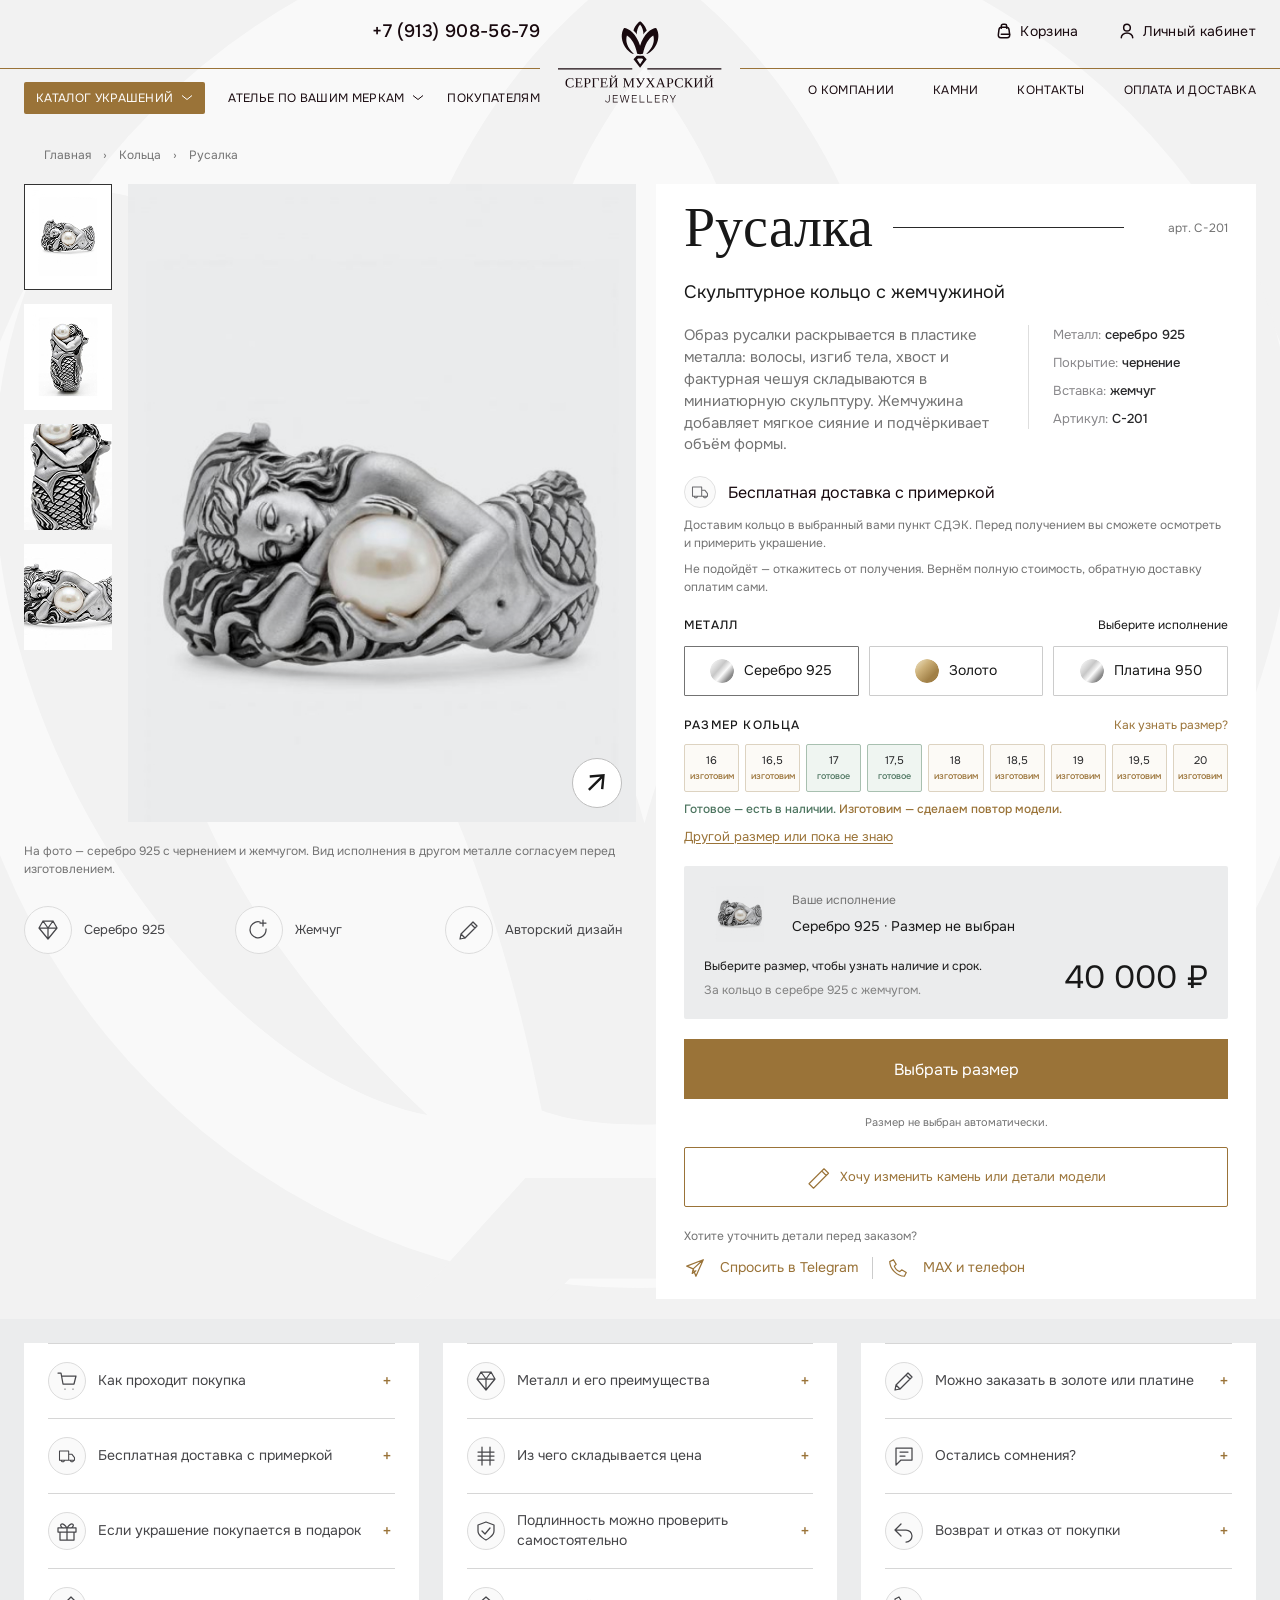
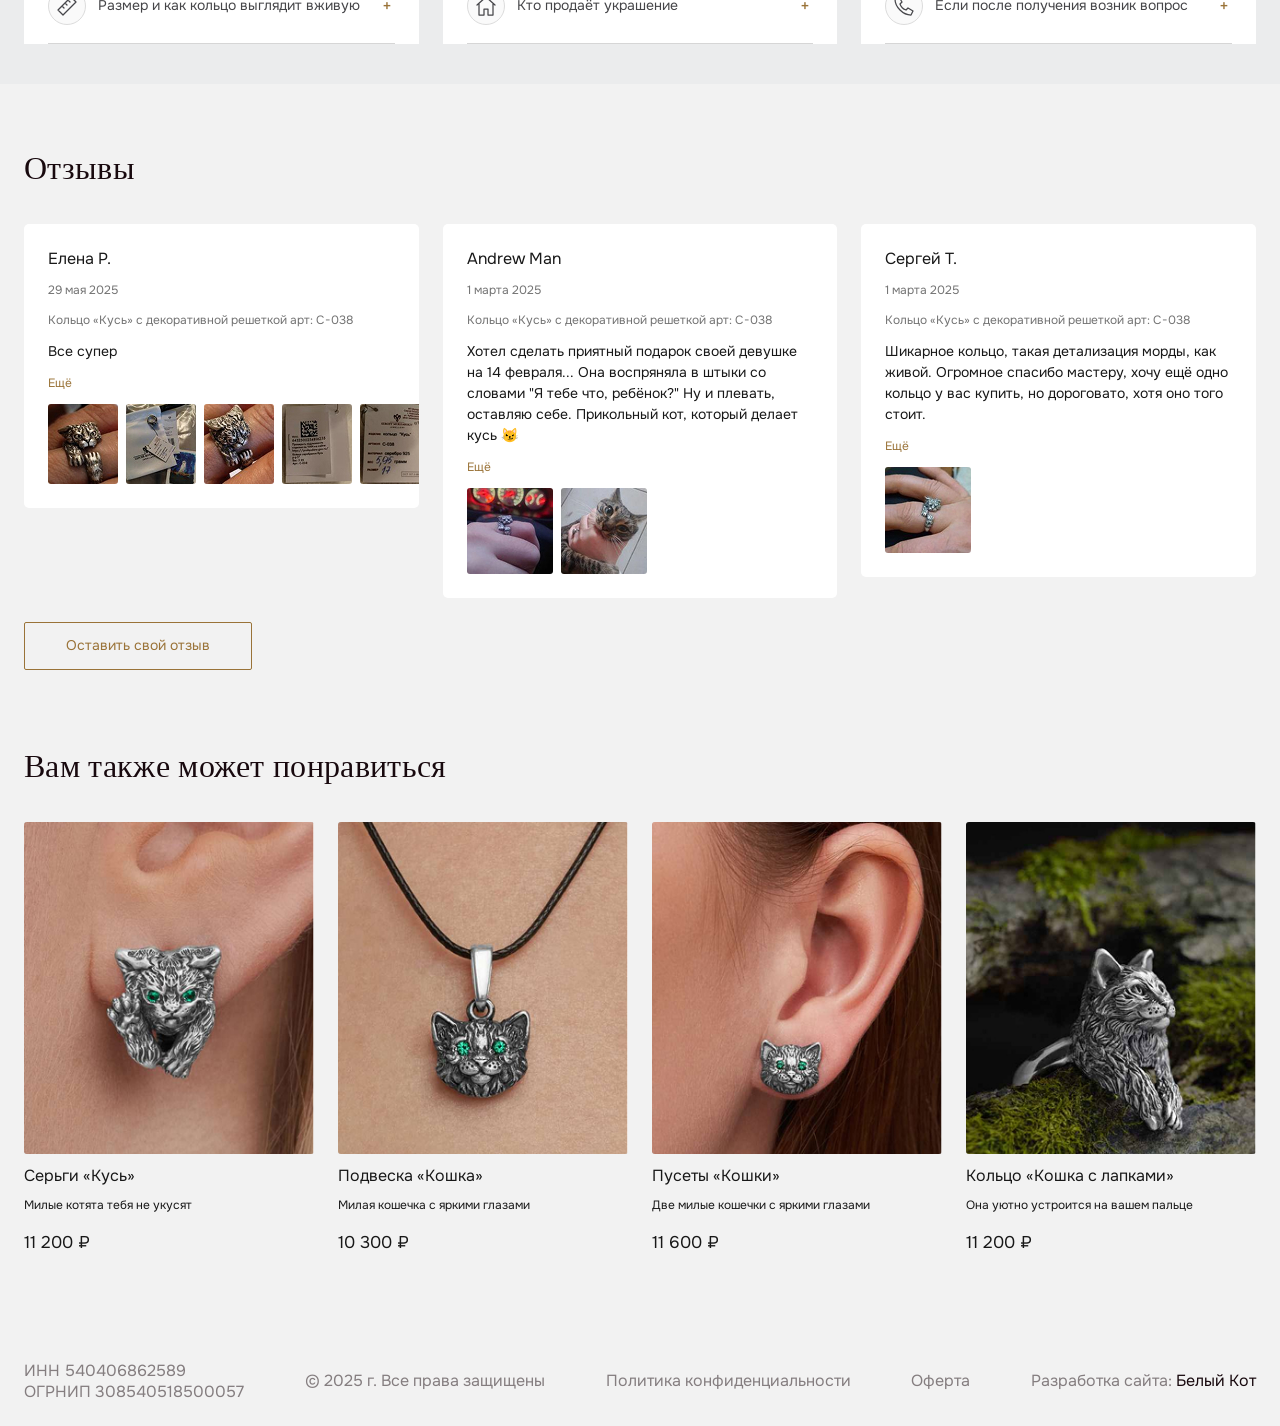
<file: product.html>
<!DOCTYPE html>
<html lang="ru">
	<head>
		<meta http-equiv="Content-Type" content="text/html; charset=utf-8">

		<!-- Adapting the page for mobile devices -->
		<meta name="viewport" content="width=device-width, initial-scale=1, maximum-scale=1">

		<!-- Prohibition of phone number recognition -->
		<meta name="format-detection" content="telephone=no">
		<meta name="SKYPE_TOOLBAR" content ="SKYPE_TOOLBAR_PARSER_COMPATIBLE">

		<!-- Page title -->
		<title>Заголовок страницы</title>

		<!-- Meta description -->
		<meta name="description" content="">

		<!-- Meta Keywords -->
		<meta name="keywords" content="">

		<!-- Changing the color of the mobile browser panel -->
		<meta name="msapplication-TileColor" content="#18090E">
		<meta name="theme-color" content="#18090E">

		<!-- Connecting style files -->
		<link rel="stylesheet" href="css/reset.css">
		<link rel="stylesheet" href="css/swiper-bundle.min.css">
		<link rel="stylesheet" href="css/swiper.css">
		<link rel="stylesheet" href="css/fancybox.css">
		<link rel="stylesheet" href="css/styles.css">
		<link rel="stylesheet" href="css/fonts.css">

		<link rel="stylesheet" href="css/response_1439.css" media="print, (max-width: 1439px)">
		<link rel="stylesheet" href="css/response_1279.css" media="print, (max-width: 1279px)">
		<link rel="stylesheet" href="css/response_1023.css" media="print, (max-width: 1023px)">
		<link rel="stylesheet" href="css/response_767.css" media="print, (max-width: 767px)">
		<link rel="stylesheet" href="css/response_479.css" media="(max-width: 479px)">
	</head>

	<body>
		<div class="wrap">
			<div class="main">
				<header class="s_m">
					<div class="logo">
						<img src="images/logo.svg" alt="">
					</div>


					<div class="top">
						<div class="cont">
							<div class="col">
								<div class="phone">
									<a href="tel:+7 (913) 908-56-79">+7 (913) 908-56-79</a>
								</div>
							</div>

							<div class="col">
								<div class="cart">
									<a href="/">
										<svg class="icon"><use xlink:href="images/sprite.svg#ic_cart"></use></svg>

										<span>Корзина</span>
									</a>
								</div>

								<div class="account">
									<a href="/">
										<svg class="icon"><use xlink:href="images/sprite.svg#ic_user"></use></svg>

										<span>Личный кабинет</span>
									</a>
								</div>
							</div>
						</div>
					</div>

					<div class="bottom">
						<div class="cont">
							<nav class="menu">
								<div class="col">
									<div class="item">
										<a href="/" class="mark sub_link">
											<span>Каталог украшений</span>

											<svg class="arr"><use xlink:href="images/sprite.svg#ic_arr_ver"></use></svg>
										</a>
									</div>

									<div class="item">
										<a href="/" class="sub_link">
											<span>Ателье по вашим меркам</span>

											<svg class="arr"><use xlink:href="images/sprite.svg#ic_arr_ver"></use></svg>
										</a>
									</div>

									<div class="item">
										<a href="/">
											<span>Покупателям</span>
										</a>
									</div>
								</div>

								<div class="col">
									<div class="item">
										<a href="/">
											<span>О компании</span>
										</a>
									</div>

									<div class="item">
										<a href="/">
											<span>Камни</span>
										</a>
									</div>

									<div class="item">
										<a href="/">
											<span>Контакты</span>
										</a>
									</div>

									<div class="item">
										<a href="/">
											<span>Оплата и доставка</span>
										</a>
									</div>
								</div>
							</nav>
						</div>
					</div>
				</header>


				<section class="mob_header">
					<div class="cont">
						<div class="logo">
							<img src="images/logo.svg" alt="">
						</div>

						<div class="phone">
							<a href="tel:+7 (913) 908-56-79">+7 (913) 908-56-79</a>
						</div>

						<div class="cart">
							<a href="/">
								<svg class="icon"><use xlink:href="images/sprite.svg#ic_cart"></use></svg>
							</a>
						</div>

						<div class="account">
							<a href="/">
								<svg class="icon"><use xlink:href="images/sprite.svg#ic_user"></use></svg>
							</a>
						</div>

						<button class="mob_menu_btn">
							<span></span>
						</button>
					</div>
				</section>


				<section class="page_head">
					<div class="cont">
						<div class="breadcrumbs">
							<a href="/">Главная</a>

							<span class="sep">›</span>

							<a href="/">Кольца</a>

							<span class="sep">›</span>

							<span class="current">Русалка</span>
						</div>
					</div>
				</section>


				<section class="product_info">
					<div class="cont">
						<div class="col_left">
							<div class="images">
								<div class="big">
									<div class="swiper">
										<div class="swiper-wrapper">
											<div class="swiper-slide">
												<a href="images/tmp/product_img.jpg" class="link fancy_img" data-fancybox="product">
													<picture class="thumb">
														<img src="images/tmp/product_img.jpg" alt="" fetchpriority="high" class="cover">
													</picture>
												</a>
											</div>

											<div class="swiper-slide">
												<a href="images/tmp/product_img.jpg" class="link fancy_img" data-fancybox="product">
													<picture class="thumb">
														<img src="images/tmp/product_img.jpg" alt="" loading="lazy" class="cover">
													</picture>
												</a>
											</div>

											<div class="swiper-slide">
												<a href="images/tmp/product_img.jpg" class="link fancy_img" data-fancybox="product">
													<picture class="thumb">
														<img src="images/tmp/product_img.jpg" alt="" loading="lazy" class="cover">
													</picture>
												</a>
											</div>

											<div class="swiper-slide">
												<a href="images/tmp/product_img.jpg" class="link fancy_img" data-fancybox="product">
													<picture class="thumb">
														<img src="images/tmp/product_img.jpg" alt="" loading="lazy" class="cover">
													</picture>
												</a>
											</div>
										</div>
									</div>

									<div class="zoom">
										<svg class="icon"><use xlink:href="images/sprite.svg#ic_zoom"></use></svg>
									</div>
								</div>

								<div class="thumbs">
									<div class="swiper">
										<div class="swiper-wrapper">
											<div class="swiper-slide">
												<picture class="thumb">
													<img src="images/tmp/product_thumbs_img1.jpg" alt="" loading="lazy" class="cover">
												</picture>
											</div>

											<div class="swiper-slide">
												<picture class="thumb">
													<img src="images/tmp/product_thumbs_img2.jpg" alt="" loading="lazy" class="cover">
												</picture>
											</div>

											<div class="swiper-slide">
												<picture class="thumb">
													<img src="images/tmp/product_thumbs_img3.jpg" alt="" loading="lazy" class="cover">
												</picture>
											</div>

											<div class="swiper-slide">
												<picture class="thumb">
													<img src="images/tmp/product_thumbs_img4.jpg" alt="" loading="lazy" class="cover">
												</picture>
											</div>
										</div>
									</div>
								</div>
							</div>

							<div class="images_exp">На фото — серебро 925 с чернением и жемчугом. Вид исполнения в другом металле согласуем перед изготовлением.</div>

							<div class="images_features">
								<div class="grid_row">
									<div class="item">
										<picture class="icon">
											<img src="images/ic_images_features1.svg" alt="" loading="lazy">
										</picture>

										<span>Серебро 925</span>
									</div>

									<div class="item">
										<picture class="icon">
											<img src="images/ic_images_features2.svg" alt="" loading="lazy">
										</picture>

										<span>Жемчуг</span>
									</div>

									<div class="item">
										<picture class="icon">
											<img src="images/ic_images_features3.svg" alt="" loading="lazy">
										</picture>

										<span>Авторский дизайн</span>
									</div>
								</div>
							</div>
						</div>

						<div class="col_main">
							<div class="top">
								<h1 class="title">Русалка</h1>

								<div class="line"></div>

								<div class="code">арт. С-201</div>
							</div>

							<h2 class="sub_title">Скульптурное кольцо с жемчужиной</h2>

							<div class="row">
								<div class="description">
									<p>Образ русалки раскрывается в пластике металла: волосы, изгиб тела, хвост и фактурная чешуя складываются в миниатюрную скульптуру. Жемчужина добавляет мягкое сияние и подчёркивает объём формы.</p>
								</div>

								<div class="features">
									<div><span>Металл:</span> серебро 925</div>
									<div><span>Покрытие:</span> чернение</div>
									<div><span>Вставка:</span> жемчуг</div>
									<div><span>Артикул:</span> С-201</div>
								</div>
							</div>

							<div class="delivery">
								<div class="name">
									<picture class="icon">
										<img src="images/ic_product_delivery.svg" alt="" loading="lazy">
									</picture>

									<span>
										<span data-state="silver">Бесплатная доставка с примеркой</span>
										<span class="hide" data-state="gold platinum">Бесплатная доставка по России</span>
									</span>
								</div>

								<div class="desc">
									<p data-state="silver">Доставим кольцо в выбранный вами пункт СДЭК. Перед получением вы сможете осмотреть и примерить украшение.</p>

									<p data-state="silver">Не подойдёт — откажитесь от получения. Вернём полную стоимость, обратную доставку оплатим сами.</p>

									<p class="hide" data-state="gold platinum">Готовое кольцо отправим в выбранный вами пункт СДЭК. Параметры, стоимость и срок изготовления согласуем заранее.</p>
								</div>
							</div>

							<div class="metal">
								<div class="top">
									<div class="name">Металл</div>

									<div class="exp">Выберите исполнение</div>
								</div>

								<div class="vals">
									<div class="grid_row">
										<label class="main">
											<input type="radio" name="metal" value="silver" checked>

											<picture class="icon">
												<img src="images/tmp/ic_product_metal1.svg" alt="" loading="lazy">
											</picture>

											<span>Серебро 925</span>
										</label>

										<label class="main">
											<input type="radio" name="metal" value="gold">

											<picture class="icon">
												<img src="images/tmp/ic_product_metal2.svg" alt="" loading="lazy">
											</picture>

											<span>Золото</span>
										</label>

										<label class="main">
											<input type="radio" name="metal" value="platinum">

											<picture class="icon">
												<img src="images/tmp/ic_product_metal1.svg" alt="" loading="lazy">
											</picture>

											<span>Платина 950</span>
										</label>
									</div>
								</div>

								<div class="metal_info metal_info2">
									<div class="grid_row">
										<div class="sec">
											<div class="name">Проба</div>

											<div class="vals">
												<div class="grid_row">
													<label>
														<input type="radio" name="metal2_fineness" checked>

														<span>585</span>
													</label>

													<label>
														<input type="radio" name="metal2_fineness">

														<span>750</span>
													</label>
												</div>
											</div>
										</div>

										<div class="sec l_w">
											<div class="name">Цвет золота</div>

											<div class="vals">
												<div class="grid_row">
													<label>
														<input type="radio" name="metal2_color" checked>

														<span>Жёлтое</span>
													</label>

													<label>
														<input type="radio" name="metal2_color">

														<span>Белое</span>
													</label>

													<label>
														<input type="radio" name="metal2_color">

														<span>Розовое</span>
													</label>
												</div>
											</div>
										</div>
									</div>
								</div>
							</div>

							<div class="size" data-empty="не выбран" data-unknown="уточним">
								<div class="top">
									<div class="name">Размер кольца</div>

									<div class="help">
										<a href="/">Как узнать размер?</a>
									</div>
								</div>

								<div class="vals">
									<div class="grid_row">
										<label class="will_manufacture">
											<input type="radio" name="size">

											<span class="val">16</span>
											<span>изготовим</span>
										</label>

										<label class="will_manufacture">
											<input type="radio" name="size">

											<span class="val">16,5</span>
											<span>изготовим</span>
										</label>

										<label class="ready">
											<input type="radio" name="size">

											<span class="val">17</span>
											<span data-ready="готовое" data-manufacture="изготовим">готовое</span>
										</label>

										<label class="ready">
											<input type="radio" name="size">

											<span class="val">17,5</span>
											<span data-ready="готовое" data-manufacture="изготовим">готовое</span>
										</label>

										<label class="will_manufacture">
											<input type="radio" name="size">

											<span class="val">18</span>
											<span>изготовим</span>
										</label>

										<label class="will_manufacture">
											<input type="radio" name="size">

											<span class="val">18,5</span>
											<span>изготовим</span>
										</label>

										<label class="will_manufacture">
											<input type="radio" name="size">

											<span class="val">19</span>
											<span>изготовим</span>
										</label>

										<label class="will_manufacture">
											<input type="radio" name="size">

											<span class="val">19,5</span>
											<span>изготовим</span>
										</label>

										<label class="will_manufacture">
											<input type="radio" name="size">

											<span class="val">20</span>
											<span>изготовим</span>
										</label>
									</div>
								</div>

								<div class="exp">
									<span class="ready" data-state="silver">Готовое — есть в наличии.</span>
									<span class="will_manufacture" data-state="silver">Изготовим — сделаем повтор модели.</span>
									<span class="will_manufacture hide" data-state="gold platinum">Золото и платина — изготовление по выбранным параметрам.</span>
								</div>

								<button class="other_size_btn"  data-open-modal="other_size_modal">Другой размер или пока не знаю</button>
							</div>

							<div class="order_info order_info1" data-state="silver">
								<div class="your_performance">
									<picture class="thumb">
										<img src="images/tmp/product_performance_thumb.png" alt="" loading="lazy">
									</picture>

									<div>
										<div class="label">Ваше исполнение</div>

										<div class="val"><span class="performance_metal">Серебро 925</span> · Размер <span class="performance_size">не выбран</span></div>
									</div>
								</div>

								<div class="price by_calculation hide" data-state="quote unknown">Стоимость по расчёту</div>

								<div class="info">
									<div data-state="select">Выберите размер, чтобы узнать наличие и срок.</div>

									<div class="ready hide" data-state="ready">В наличии. Отправим в течение 2 рабочих дней.</div>

									<div class="will_manufacture hide" data-state="repeat">Изготовим повтор модели за 2–3 недели.</div>

									<div class="will_manufacture hide" data-state="quote">Рассчитаем стоимость и срок изготовления.</div>

									<div class="will_manufacture hide" data-state="unknown">Поможем с размером, рассчитаем цену и срок.</div>

									<div data-state="select ready repeat"><span>За кольцо в серебре 925 с жемчугом.</span></div>

									<div class="hide" data-state="quote unknown"><span>Точную цену сообщим до оплаты.</span></div>
								</div>

								<div class="price" data-state="select ready repeat">40 000 ₽</div>
							</div>

							<div class="order_info order_info2 hide" data-state="gold">
								<div class="your_performance">
									<picture class="thumb">
										<img src="images/tmp/product_performance_thumb.png" alt="" loading="lazy">
									</picture>

									<div>
										<div class="label">Ваше исполнение</div>

										<div class="val"><span class="performance_metal"><span class="performance_color">Жёлтое</span> золото <span class="performance_fineness">585</span></span> · Размер <span class="performance_size">не выбран</span></div>
									</div>
								</div>

								<div class="price by_calculation">Стоимость по расчёту</div>

								<div class="info">
									<div data-state="select">Выберите размер, чтобы узнать наличие и срок.</div>

									<div class="will_manufacture hide" data-state="quote">Рассчитаем стоимость и срок изготовления.</div>

									<div class="will_manufacture hide" data-state="unknown">Поможем с размером, рассчитаем цену и срок.</div>

									<div><span>Точную цену сообщим до оплаты.</span></div>
								</div>
							</div>

							<div class="order_info order_info3 hide" data-state="platinum">
								<div class="your_performance">
									<picture class="thumb">
										<img src="images/tmp/product_performance_thumb.png" alt="" loading="lazy">
									</picture>

									<div>
										<div class="label">Ваше исполнение</div>

										<div class="val"><span class="performance_metal">Платина 950</span> · Размер <span class="performance_size">не выбран</span></div>
									</div>
								</div>

								<div class="price by_calculation">Стоимость по расчёту</div>

								<div class="info">
									<div data-state="select">Выберите размер, чтобы узнать наличие и срок.</div>

									<div class="will_manufacture hide" data-state="quote">Рассчитаем стоимость и срок изготовления.</div>

									<div class="will_manufacture hide" data-state="unknown">Поможем с размером, рассчитаем цену и срок.</div>

									<div><span>Точную цену сообщим до оплаты.</span></div>
								</div>
							</div>

							<div class="btns">
								<button class="size_btn" data-state="select">Выбрать размер</button>

								<button class="buy_btn hide" data-state="ready" data-open-modal="order_modal">Купить — 40 000 ₽</button>

								<button class="buy_btn hide" data-state="repeat" data-open-modal="order_modal2">Заказать изготовление — 40 000 ₽</button>

								<button class="buy_btn hide" data-state="quote unknown" data-open-modal="cost_production_order_modal">Узнать стоимость и срок</button>

								<div class="exp" data-state="select">Размер не выбран автоматически.</div>

								<div class="exp hide" data-state="ready">Оплата на сайте при оформлении заказа.</div>

								<div class="exp hide" data-state="repeat">Срок изготовления указан до оплаты заказа.</div>

								<div class="exp hide" data-state="quote unknown">Без оплаты и обязательств на этом шаге.</div>

								<button class="edit_btn" data-open-modal="change_model_order_modal">
									<svg class="icon"><use xlink:href="images/sprite.svg#ic_edit"></use></svg>

									<span>Хочу изменить камень или детали модели</span>
								</button>
							</div>

							<div class="contacts">
								<div class="label">Хотите уточнить детали перед заказом?</div>

								<div class="links">
									<a href="/" target="_blank" rel="noopener nofollow">
										<svg class="icon"><use xlink:href="images/sprite.svg#ic_product_contacts_tg"></use></svg>

										<span>Спросить в Telegram</span>
									</a>

									<div class="sep"></div>

									<a href="/" target="_blank" rel="noopener nofollow">
										<svg class="icon"><use xlink:href="images/sprite.svg#ic_product_contacts_phone"></use></svg>

										<span>MAX и телефон</span>
									</a>
								</div>
							</div>
						</div>
					</div>
				</section>


				<section class="product_questions block s_m">
					<div class="cont">
						<div class="grid_row">
							<div class="section">
								<div class="item">
									<button class="btn" data-open-modal="product_questions_modal1">
										<picture class="icon">
											<img src="images/ic_product_questions1.svg" alt="" loading="lazy">
										</picture>

										<span class="name">Как проходит покупка</span>

										<span class="plus">+</span>
									</button>

									<dialog class="side_modal" id="product_questions_modal1">
										<div class="wrapper">
											<div class="inner">
												<button class="close_btn" data-close-modal aria-label="Закрыть">
													<svg class="icon"><use href="images/sprite.svg#ic_close"></use></svg>
												</button>

												<div class="modal_title">Как проходит покупка</div>

												<div class="modal_data">
													<div class="text">
														<ol>
															<li>Выберите исполнение. Укажите металл и размер. Рядом с кнопкой появятся наличие и срок. Для золота, платины и изменений модели сначала получите расчёт.</li>

															<li>Оформите заказ. Укажите имя, телефон, e-mail и удобный пункт СДЭК. Регистрация не нужна.</li>

															<li>Оплатите. После подтверждения условий перейдите на платёжную страницу. После оплаты получите подтверждение и электронный кассовый чек.</li>

															<li>Мы подготовим кольцо. Готовое отправим; повтор изготовим в указанный срок. Изделие пройдёт контроль в мастерской в Новосибирске.</li>

															<li>Получите и сначала посмотрите. После уведомления СДЭК осмотрите и примерьте кольцо. Порядок отказа и возврата смотрите в условиях выбранного исполнения.</li>
														</ol>
													</div>
												</div>
											</div>
										</div>
									</dialog>
								</div>

								<div class="item">
									<button class="btn" data-open-modal="product_questions_modal2">
										<picture class="icon">
											<img src="images/ic_product_questions2.svg" alt="" loading="lazy">
										</picture>

										<span class="name">Бесплатная доставка с примеркой</span>

										<span class="plus">+</span>
									</button>

									<dialog class="side_modal" id="product_questions_modal2">
										<div class="wrapper">
											<div class="inner">
												<button class="close_btn" data-close-modal aria-label="Закрыть">
													<svg class="icon"><use href="images/sprite.svg#ic_close"></use></svg>
												</button>

												<div class="modal_title">Бесплатная доставка с примеркой</div>

												<div class="modal_data">
													<div class="text">
														<p>Доставляем украшения бесплатно по России до выбранного пункта СДЭК.</p>

														<p><b>Готовое кольцо и повтор модели в серебре</b></p>

														<p>Перед получением вы можете открыть заказ, осмотреть кольцо, проверить комплектацию и примерить его.</p>

														<p>Если украшение не подойдёт, откажитесь от получения, не снимая бирку. Мы вернём полную стоимость, а обратную доставку оплатим сами.</p>

														<p><b>Исполнение с индивидуальными изменениями</b></p>

														<p>Условия конкретного заказа согласуем до оплаты. Они могут отличаться от условий покупки готового украшения.</p>

														<p><b>Самовывоз в Новосибирске</b></p>

														<p>Ул. Кубановская, 3, этаж 3, офис 300. Визит — по предварительному согласованию, чтобы мы подготовили нужное украшение.</p>
													</div>
												</div>
											</div>
										</div>
									</dialog>
								</div>

								<div class="item">
									<button class="btn" data-open-modal="product_questions_modal3">
										<picture class="icon">
											<img src="images/ic_product_questions3.svg" alt="" loading="lazy">
										</picture>

										<span class="name">Если украшение покупается в подарок</span>

										<span class="plus">+</span>
									</button>

									<dialog class="side_modal" id="product_questions_modal3">
										<div class="wrapper">
											<div class="inner">
												<button class="close_btn" data-close-modal aria-label="Закрыть">
													<svg class="icon"><use href="images/sprite.svg#ic_close"></use></svg>
												</button>

												<div class="modal_title">Если кольцо покупается в подарок</div>

												<div class="modal_data">
													<div class="text">
														<p>Украшение приходит в фирменной подарочной упаковке MUKHARSKIY. В комплекте — кольцо, бирка изделия с УИН и пломба.</p>

														<p>Если важно скрыть цену от получателя, сообщите нам при оформлении заказа.</p>

														<p><b>Не знаете размер?</b></p>

														<p>Не выбирайте его наугад. Поможем определить размер по подходящему кольцу или согласуем дальнейшие действия до изготовления.</p>

														<button class="btn" data-size-unknown data-open-modal="cost_production_order_modal">Помогите с размером</button>
													</div>
												</div>
											</div>
										</div>
									</dialog>
								</div>

								<div class="item">
									<button class="btn" data-open-modal="product_questions_modal4">
										<picture class="icon">
											<img src="images/ic_product_questions4.svg" alt="" loading="lazy">
										</picture>

										<span class="name">Размер и как кольцо выглядит вживую</span>

										<span class="plus">+</span>
									</button>

									<dialog class="side_modal" id="product_questions_modal4">
										<div class="wrapper">
											<div class="inner">
												<button class="close_btn" data-close-modal aria-label="Закрыть">
													<svg class="icon"><use href="images/sprite.svg#ic_close"></use></svg>
												</button>

												<div class="modal_title">Размер и как кольцо выглядит вживую</div>

												<div class="modal_data">
													<div class="text">
														<p>Размер кольца соответствует его внутреннему диаметру в миллиметрах. Для широкого скульптурного кольца важно проверить удобство посадки.</p>

														<p><b>Самый надёжный способ</b></p>

														<p>Уточните размер у ювелира или в мастерской. Если измеряете другое кольцо, выбирайте то, которое удобно сидит на нужном пальце.</p>

														<p>Если размер неизвестен или нужен промежуточный, оставьте запрос. Мы уточним его до изготовления.</p>

														<button class="btn" data-size-unknown data-open-modal="cost_production_order_modal">Уточнить размер с ателье</button>

														<p><b>Фотографии модели</b></p>

														<p>На странице показаны два реальных ракурса кольца. Габариты, вес и фотографию на руке добавим после подтверждения данных для этой модели.</p>
													</div>
												</div>
											</div>
										</div>
									</dialog>
								</div>
							</div>

							<div class="section">
								<div class="item">
									<button class="btn" data-open-modal="product_questions_modal5">
										<picture class="icon">
											<img src="images/ic_product_questions5.svg" alt="" loading="lazy">
										</picture>

										<span class="name">Металл и его преимущества</span>

										<span class="plus">+</span>
									</button>

									<dialog class="side_modal" id="product_questions_modal5">
										<div class="wrapper">
											<div class="inner">
												<button class="close_btn" data-close-modal aria-label="Закрыть">
													<svg class="icon"><use href="images/sprite.svg#ic_close"></use></svg>
												</button>

												<div class="modal_title">Металл и его преимущества</div>

												<div class="modal_data">
													<div class="text">
														<p><b>На фотографиях — серебро 925</b></p>

														<p>Чернение создаёт контраст и помогает читать рельеф: волосы, чешую и детали фигуры. На выступающих участках оно может естественным образом становиться светлее при носке.</p>

														<p>Вставка — жемчуг. Берегите его от ударов, бытовой химии и агрессивных средств чистки.</p>

														<p><b>Золото и платина</b></p>

														<p>Модель можно изготовить из золота 585 или 750 пробы — белого, жёлтого или розового — либо из платины 950. Отделку и внешний вид согласуем отдельно: другое исполнение может отличаться от серебряного на фото.</p>
													</div>
												</div>
											</div>
										</div>
									</dialog>
								</div>

								<div class="item">
									<button class="btn" data-open-modal="product_questions_modal6">
										<picture class="icon">
											<img src="images/ic_product_questions6.svg" alt="" loading="lazy">
										</picture>

										<span class="name">Из чего складывается цена</span>

										<span class="plus">+</span>
									</button>

									<dialog class="side_modal" id="product_questions_modal6">
										<div class="wrapper">
											<div class="inner">
												<button class="close_btn" data-close-modal aria-label="Закрыть">
													<svg class="icon"><use href="images/sprite.svg#ic_close"></use></svg>
												</button>

												<div class="modal_title">Из чего складывается цена</div>

												<div class="modal_data">
													<div class="text">
														<p>«Русалка» — авторское ювелирное изделие Сергея Мухарского. Фигура, рельеф, пропорции и жемчужина разработаны как единая композиция.</p>

														<p>Цена включает изготовление выбранной модели, работу ювелира, обработку деталей, установку жемчужины и контроль качества.</p>

														<p>Стоимость исполнения в золоте или платине зависит от металла и параметров. Изменение камня, формы или отделки рассчитываем отдельно и подтверждаем до оплаты.</p>
													</div>
												</div>
											</div>
										</div>
									</dialog>
								</div>

								<div class="item">
									<button class="btn" data-open-modal="product_questions_modal7">
										<picture class="icon">
											<img src="images/ic_product_questions7.svg" alt="" loading="lazy">
										</picture>

										<span class="name">Подлинность можно проверить самостоятельно</span>

										<span class="plus">+</span>
									</button>

									<dialog class="side_modal" id="product_questions_modal7">
										<div class="wrapper">
											<div class="inner">
												<button class="close_btn" data-close-modal aria-label="Закрыть">
													<svg class="icon"><use href="images/sprite.svg#ic_close"></use></svg>
												</button>

												<div class="modal_title">Подлинность можно проверить самостоятельно</div>

												<div class="modal_data">
													<div class="text">
														<p>На бирке ювелирного изделия указан уникальный идентификационный номер — УИН.</p>

														<ol>
															<li>Найдите УИН на бирке.</li>

															<li>Откройте официальный сайт Федеральной пробирной палаты.</li>

															<li>Проверьте изделие по номеру и сверьте сведения.</li>
														</ol>

														<div class="contacts">
															<div><a href="/" target="_blank" rel="noopener nofollow">Сайт Федеральной пробирной палаты</a></div>
														</div>
													</div>
												</div>
											</div>
										</div>
									</dialog>
								</div>

								<div class="item">
									<button class="btn" data-open-modal="product_questions_modal8">
										<picture class="icon">
											<img src="images/ic_product_questions8.svg" alt="" loading="lazy">
										</picture>

										<span class="name">Кто продаёт украшение</span>

										<span class="plus">+</span>
									</button>

									<dialog class="side_modal" id="product_questions_modal8">
										<div class="wrapper">
											<div class="inner">
												<button class="close_btn" data-close-modal aria-label="Закрыть">
													<svg class="icon"><use href="images/sprite.svg#ic_close"></use></svg>
												</button>

												<div class="modal_title">Кто продаёт украшение</div>

												<div class="modal_data">
													<div class="text">
														<p>MUKHARSKIY — авторский ювелирный бренд художника-ювелира Сергея Мухарского. Украшения создаёт наша команда в собственной мастерской в Новосибирске.</p>

														<div class="contacts">
															<div>ИП Мухарский Сергей Борисович</div>

															<div>Ул. Кубановская, 3, офис 300</div>

															<div><a href="tel:+7 (913) 908-56-79">+7 (913) 908-56-79</a></div>

															<div><a href="mailto:info@mukharskiy.ru">info@mukharskiy.ru</a></div>
														</div>

														<div class="links">
															<a href="/">О бренде</a> · <a href="/">Документы</a> · <a href="/">Публичная оферта</a>
														</div>
													</div>
												</div>
											</div>
										</div>
									</dialog>
								</div>
							</div>

							<div class="section">
								<div class="item">
									<button class="btn" data-open-modal="product_questions_modal9">
										<picture class="icon">
											<img src="images/ic_product_questions9.svg" alt="" loading="lazy">
										</picture>

										<span class="name">Можно заказать в золоте или платине</span>

										<span class="plus">+</span>
									</button>

									<dialog class="side_modal" id="product_questions_modal9">
										<div class="wrapper">
											<div class="inner">
												<button class="close_btn" data-close-modal aria-label="Закрыть">
													<svg class="icon"><use href="images/sprite.svg#ic_close"></use></svg>
												</button>

												<div class="modal_title">Можно заказать в золоте или платине</div>

												<div class="modal_data">
													<div class="text">
														<p>Эту же модель можно изготовить из золота 585 или 750 пробы — белого, жёлтого или розового — либо из платины 950.</p>

														<p>Стоимость и срок рассчитываем по выбранным параметрам. Сначала согласуем предложение, затем вы решаете, оформлять ли заказ.</p>

														<button class="btn" data-select-metal="gold">Выбрать металл и получить расчёт</button>
													</div>
												</div>
											</div>
										</div>
									</dialog>
								</div>

								<div class="item">
									<button class="btn" data-open-modal="product_questions_modal10">
										<picture class="icon">
											<img src="images/ic_product_questions10.svg" alt="" loading="lazy">
										</picture>

										<span class="name">Остались сомнения?</span>

										<span class="plus">+</span>
									</button>

									<dialog class="side_modal" id="product_questions_modal10">
										<div class="wrapper">
											<div class="inner">
												<button class="close_btn" data-close-modal aria-label="Закрыть">
													<svg class="icon"><use href="images/sprite.svg#ic_close"></use></svg>
												</button>

												<div class="modal_title">Уточните всё важное до заказа</div>

												<div class="modal_data">
													<div class="text">
														<p>Спросите о размере, посадке, упаковке, сроках изготовления или доставке в ваш город.</p>

														<div class="contacts">
															<div><a href="/" target="_blank" rel="noopener nofollow">Написать в Telegram</a></div>
														</div>

														<div class="contacts">
															<div><a href="/" target="_blank" rel="noopener nofollow">Написать в MAX</a></div>
														</div>

														<div class="contacts">
															<div>Позвонить: <a href="tel:+7 (913) 908-56-79">+7 (913) 908-56-79</a></div>

															<div><a href="mailto:info@mukharskiy.ru">info@mukharskiy.ru</a></div>
														</div>
													</div>
												</div>
											</div>
										</div>
									</dialog>
								</div>

								<div class="item">
									<button class="btn" data-open-modal="product_questions_modal11">
										<picture class="icon">
											<img src="images/ic_product_questions11.svg" alt="" loading="lazy">
										</picture>

										<span class="name">Возврат и отказ от покупки</span>

										<span class="plus">+</span>
									</button>

									<dialog class="side_modal" id="product_questions_modal11">
										<div class="wrapper">
											<div class="inner">
												<button class="close_btn" data-close-modal aria-label="Закрыть">
													<svg class="icon"><use href="images/sprite.svg#ic_close"></use></svg>
												</button>

												<div class="modal_title">Возврат и отказ от покупки</div>

												<div class="modal_data">
													<div class="text">
														<p><b>Если вы ещё не забрали заказ</b></p>

														<p>Осмотрите и примерьте украшение в пункте СДЭК. Для готового кольца и повтора модели в серебре: если оно не подошло, откажитесь от получения, не снимая бирку. Мы вернём уплаченную сумму и оплатим обратную доставку.</p>

														<p><b>Если вы уже получили украшение</b></p>

														<p>Свяжитесь с нами по телефону, в Telegram, MAX или по e-mail. Объясним порядок возврата и предоставим необходимые данные. Сохраните товарный вид, комплектность, бирку, пломбу и упаковку.</p>

														<p><b>Исполнение по индивидуальным параметрам</b></p>

														<p>Условия такого заказа могут отличаться. Мы укажем их при согласовании до оплаты.</p>

														<div class="contacts">
															<div><a href="/">Подробные условия возврата</a></div>
														</div>
													</div>
												</div>
											</div>
										</div>
									</dialog>
								</div>

								<div class="item">
									<button class="btn" data-open-modal="product_questions_modal12">
										<picture class="icon">
											<img src="images/ic_product_questions12.svg" alt="" loading="lazy">
										</picture>

										<span class="name">Если после получения возник вопрос</span>

										<span class="plus">+</span>
									</button>

									<dialog class="side_modal" id="product_questions_modal12">
										<div class="wrapper">
											<div class="inner">
												<button class="close_btn" data-close-modal aria-label="Закрыть">
													<svg class="icon"><use href="images/sprite.svg#ic_close"></use></svg>
												</button>

												<div class="modal_title">Если после получения возник вопрос</div>

												<div class="modal_data">
													<div class="text">
														<p>Напишите или позвоните нам, если возник вопрос по кольцу, комплектации, посадке или качеству.</p>

														<div class="contacts">
															<div><a href="tel:+7 (913) 908-56-79">+7 (913) 908-56-79</a></div>

															<div><a href="/" target="_blank" rel="noopener nofollow">Telegram</a></div>

															<div><a href="mailto:info@mukharskiy.ru">info@mukharskiy.ru</a></div>
														</div>

														<p>Разберём обращение и подскажем дальнейшие действия. Гарантийные условия мастерской указаны в документах заказа.</p>
													</div>
												</div>
											</div>
										</div>
									</dialog>
								</div>
							</div>
						</div>
					</div>
				</section>


				<section class="reviews block">
					<div class="cont">
						<div class="block_head">
							<div class="title small none_uppercase">Отзывы</div>
						</div>

						<div class="swiper main">
							<div class="swiper-wrapper">
								<div class="swiper-slide">
									<div class="review">
										<div class="author">Елена Р.</div>

										<div class="date">29 мая 2025</div>

										<div class="product">Кольцо «Кусь» с декоративной решеткой арт: С-038</div>

										<div class="text">Все супер</div>

										<button class="spoler_btn">
											<span>Ещё</span>
										</button>

										<div class="images">
											<div class="swiper">
												<div class="swiper-wrapper">
													<div class="swiper-slide">
														<a href="images/tmp/review_img1.jpg" class="link fancy_img" data-fancybox="review1">
															<picture class="thumb">
																<img src="images/tmp/review_img1.jpg" alt="" loading="lazy">
															</picture>
														</a>
													</div>

													<div class="swiper-slide">
														<a href="images/tmp/review_img2.jpg" class="link fancy_img" data-fancybox="review1">
															<picture class="thumb">
																<img src="images/tmp/review_img2.jpg" alt="" loading="lazy">
															</picture>
														</a>
													</div>

													<div class="swiper-slide">
														<a href="images/tmp/review_img3.jpg" class="link fancy_img" data-fancybox="review1">
															<picture class="thumb">
																<img src="images/tmp/review_img3.jpg" alt="" loading="lazy">
															</picture>
														</a>
													</div>

													<div class="swiper-slide">
														<a href="images/tmp/review_img4.jpg" class="link fancy_img" data-fancybox="review1">
															<picture class="thumb">
																<img src="images/tmp/review_img4.jpg" alt="" loading="lazy">
															</picture>
														</a>
													</div>

													<div class="swiper-slide">
														<a href="images/tmp/review_img5.jpg" class="link fancy_img" data-fancybox="review1">
															<picture class="thumb">
																<img src="images/tmp/review_img5.jpg" alt="" loading="lazy">
															</picture>
														</a>
													</div>
												</div>
											</div>
										</div>
									</div>
								</div>

								<div class="swiper-slide">
									<div class="review">
										<div class="author">Andrew Man</div>

										<div class="date">1 марта 2025</div>

										<div class="product">Кольцо «Кусь» с декоративной решеткой арт: С-038</div>

										<div class="text">Хотел сделать приятный подарок своей девушке на 14 февраля... Она воспряняла в штыки со словами "Я тебе что, ребёнок?" Ну и плевать, оставляю себе. Прикольный кот, который делает кусь 😼</div>

										<button class="spoler_btn">
											<span>Ещё</span>
										</button>

										<div class="images">
											<div class="swiper">
												<div class="swiper-wrapper">
													<div class="swiper-slide">
														<a href="images/tmp/review_img6.jpg" class="link fancy_img" data-fancybox="review2">
															<picture class="thumb">
																<img src="images/tmp/review_img6.jpg" alt="" loading="lazy">
															</picture>
														</a>
													</div>

													<div class="swiper-slide">
														<a href="images/tmp/review_img7.jpg" class="link fancy_img" data-fancybox="review2">
															<picture class="thumb">
																<img src="images/tmp/review_img7.jpg" alt="" loading="lazy">
															</picture>
														</a>
													</div>
												</div>
											</div>
										</div>
									</div>
								</div>

								<div class="swiper-slide">
									<div class="review">
										<div class="author">Сергей Т.</div>

										<div class="date">1 марта 2025</div>

										<div class="product">Кольцо «Кусь» с декоративной решеткой арт: С-038</div>

										<div class="text">Шикарное кольцо, такая детализация морды, как живой. Огромное спасибо мастеру, хочу ещё одно кольцо у вас купить, но дороговато, хотя оно того стоит.</div>

										<button class="spoler_btn">
											<span>Ещё</span>
										</button>

										<div class="images">
											<div class="swiper">
												<div class="swiper-wrapper">
													<div class="swiper-slide">
														<a href="images/tmp/review_img8.jpg" class="link fancy_img" data-fancybox="review3">
															<picture class="thumb">
																<img src="images/tmp/review_img8.jpg" alt="" loading="lazy">
															</picture>
														</a>
													</div>
												</div>
											</div>
										</div>
									</div>
								</div>
							</div>
						</div>

						<button class="add_btn">Оставить свой отзыв</button>
					</div>
				</section>


				<section class="products block">
					<div class="cont">
						<div class="block_head">
							<div class="title small none_uppercase">Вам также может понравиться</div>
						</div>

						<div class="swiper">
							<div class="swiper-wrapper">
								<div class="swiper-slide">
									<a href="/" class="product">
										<picture class="thumb">
											<img src="images/tmp/product_thumb1.jpg" alt="" loading="lazy" class="cover">
										</picture>

										<div class="name">Серьги «Кусь»</div>

										<div class="desc">Милые котята тебя не укусят</div>

										<div class="price">11 200 ₽</div>
									</a>
								</div>

								<div class="swiper-slide">
									<a href="/" class="product">
										<picture class="thumb">
											<img src="images/tmp/product_thumb2.jpg" alt="" loading="lazy" class="cover">
										</picture>

										<div class="name">Подвеска «Кошка»</div>

										<div class="desc">Милая кошечка с яркими глазами</div>

										<div class="price">10 300 ₽</div>
									</a>
								</div>

								<div class="swiper-slide">
									<a href="/" class="product">
										<picture class="thumb">
											<img src="images/tmp/product_thumb3.jpg" alt="" loading="lazy" class="cover">
										</picture>

										<div class="name">Пусеты «Кошки»</div>

										<div class="desc">Две милые кошечки с яркими глазами</div>

										<div class="price">11 600 ₽</div>
									</a>
								</div>

								<div class="swiper-slide">
									<a href="/" class="product">
										<picture class="thumb">
											<img src="images/tmp/product_thumb4.jpg" alt="" loading="lazy" class="cover">
										</picture>

										<div class="name">Кольцо «Кошка с лапками»</div>

										<div class="desc">Она уютно устроится на вашем пальце</div>

										<div class="price">11 200 ₽</div>
									</a>
								</div>
							</div>
						</div>
					</div>
				</section>
			</div>


			<footer>
				<div class="cont">
					<div class="requisites">
						<div>ИНН 540406862589</div>
						<div>ОГРНИП 308540518500057</div>
					</div>

					<div class="copyright">&copy; 2025 г. Все права защищены</div>

					<div class="link">
						<a href="/">Политика конфиденциальности</a>
					</div>

					<div class="link">
						<a href="/">Оферта</a>
					</div>

					<div class="creator">
						<a href="/" target="_blank" rel="noopener">Разработка сайта: <span>Белый Кот</span></a>
					</div>
				</div>
			</footer>


			<picture class="main_bg">
				<img src="images/main_bg.svg" alt="" loading="lazy">
			</picture>
		</div>


		<dialog class="side_modal" id="order_modal">
			<div class="wrapper">
				<div class="inner">
					<button class="close_btn" data-close-modal aria-label="Закрыть">
						<svg class="icon"><use href="images/sprite.svg#ic_close"></use></svg>
					</button>

					<div class="modal_title">Оформить покупку</div>

					<div class="modal_data">
						<div class="product">
							<picture class="thumb">
								<img src="images/tmp/order_product_thumb.jpg" alt="" loading="lazy">
							</picture>

							<div>
								<div class="name">Кольцо «Русалка»</div>

								<div class="code">Артикул С-201</div>

								<div class="options">
									<div class="selected_metal">Серебро 925</div>
									<div>Размер <span class="performance_size">17</span></div>
								</div>
							</div>
						</div>

						<div class="product_status ready">Готовое кольцо · отправим в течение 2 рабочих дней</div>

						<div class="product_price_delivery">40 000 ₽ · доставка до СДЭК бесплатно.</div>

						<form action="" class="form">
							<div class="line">
								<div class="label">Имя и фамилия получателя</div>

								<div class="field">
									<input type="text" name="" value="" class="input">
								</div>
							</div>

							<div class="line">
								<div class="label">Телефон</div>

								<div class="field">
									<input type="tel" name="" value="" class="input">
								</div>
							</div>

							<div class="line">
								<div class="label">E-mail для подтверждения и чека</div>

								<div class="field">
									<input type="email" name="" value="" class="input">
								</div>
							</div>

							<div class="line">
								<div class="label">Город</div>

								<div class="field">
									<input type="text" name="" value="" class="input">
								</div>
							</div>

							<div class="line">
								<div class="label">Пункт СДЭК</div>

								<div class="field">
									<input type="text" name="" value="" class="input" placeholder="Адрес пункта выдачи">
								</div>
							</div>

							<div class="line exp">В макете пункт выдачи вводится текстом. Данные не отправляются.</div>

							<div class="submit">
								<button type="submit" class="submit_btn">Проверить заказ</button>
							</div>
						</form>
					</div>
				</div>
			</div>
		</dialog>


		<dialog class="side_modal" id="order_modal2">
			<div class="wrapper">
				<div class="inner">
					<button class="close_btn" data-close-modal aria-label="Закрыть">
						<svg class="icon"><use href="images/sprite.svg#ic_close"></use></svg>
					</button>

					<div class="modal_title">Оформить изготовление</div>

					<div class="modal_data">
						<div class="product">
							<picture class="thumb">
								<img src="images/tmp/order_product_thumb.jpg" alt="" loading="lazy">
							</picture>

							<div>
								<div class="name">Кольцо «Русалка»</div>

								<div class="code">Артикул С-201</div>

								<div class="options">
									<div class="selected_metal">Серебро 925</div>
									<div>Размер <span class="performance_size">17</span></div>
								</div>
							</div>
						</div>

						<div class="product_status will_manufacture">Повтор модели · изготовление 2–3 недели</div>

						<div class="product_price_delivery">40 000 ₽ · доставка до СДЭК бесплатно.</div>

						<form action="" class="form">
							<div class="line">
								<div class="label">Имя и фамилия получателя</div>

								<div class="field">
									<input type="text" name="" value="" class="input">
								</div>
							</div>

							<div class="line">
								<div class="label">Телефон</div>

								<div class="field">
									<input type="tel" name="" value="" class="input">
								</div>
							</div>

							<div class="line">
								<div class="label">E-mail для подтверждения и чека</div>

								<div class="field">
									<input type="email" name="" value="" class="input">
								</div>
							</div>

							<div class="line">
								<div class="label">Город</div>

								<div class="field">
									<input type="text" name="" value="" class="input">
								</div>
							</div>

							<div class="line">
								<div class="label">Пункт СДЭК</div>

								<div class="field">
									<input type="text" name="" value="" class="input" placeholder="Адрес пункта выдачи">
								</div>
							</div>

							<div class="line exp">В макете пункт выдачи вводится текстом. Данные не отправляются.</div>

							<div class="submit">
								<button type="submit" class="submit_btn">Проверить заказ</button>
							</div>
						</form>
					</div>
				</div>
			</div>
		</dialog>


		<dialog class="side_modal" id="check_order_modal">
			<div class="wrapper">
				<div class="inner">
					<button class="close_btn" data-close-modal aria-label="Закрыть">
						<svg class="icon"><use href="images/sprite.svg#ic_close"></use></svg>
					</button>

					<div class="modal_title">Проверьте заказ</div>

					<div class="modal_data">
						<div class="product_features">
							<div>
								<div class="label">Получатель</div>

								<div class="val">Александр Иванов</div>
							</div>

							<div>
								<div class="label">Телефон</div>

								<div class="val">+7 (900) 000-00-00</div>
							</div>

							<div>
								<div class="label">E-mail</div>

								<div class="val">name@example.ru</div>
							</div>

							<div>
								<div class="label">Город</div>

								<div class="val">Новосибирск</div>
							</div>

							<div>
								<div class="label">Пункт СДЭК</div>

								<div class="val">Выбранный пункт СДЭК</div>
							</div>

							<div data-state="ready">
								<div class="label">Отправка</div>

								<div class="val">В течение 2 рабочих дней</div>
							</div>

							<div class="hide" data-state="repeat">
								<div class="label">Изготовление</div>

								<div class="val">2–3 недели</div>
							</div>

							<div>
								<div class="label">Доставка</div>

								<div class="val">Бесплатно</div>
							</div>

							<div>
								<div class="label">Итого</div>

								<div class="val price">40 000 ₽</div>
							</div>
						</div>

						<div class="text">
							<p>Перед получением сможете осмотреть и примерить кольцо. При отказе в пункте выдачи вернём сумму заказа и оплатим обратную доставку.</p>

							<button class="btn submit_btn">Оплатить — 40 000 ₽</button>

							<p>Кнопка показывает завершение макета. Платёж не проводится.</p>
						</div>
					</div>
				</div>
			</div>
		</dialog>


		<dialog class="side_modal" id="cost_production_order_modal">
			<div class="wrapper">
				<div class="inner">
					<button class="close_btn" data-close-modal aria-label="Закрыть">
						<svg class="icon"><use href="images/sprite.svg#ic_close"></use></svg>
					</button>

					<div class="modal_title">Стоимость и срок изготовления</div>

					<div class="modal_data">
						<div class="product">
							<picture class="thumb">
								<img src="images/tmp/order_product_thumb.jpg" alt="" loading="lazy">
							</picture>

							<div>
								<div class="name">Кольцо «Русалка»</div>

								<div class="code">Артикул С-201</div>

								<div class="options">
									<div class="selected_metal">Серебро 925</div>
									<div>Размер <span class="performance_size">17</span></div>
								</div>
							</div>
						</div>

						<div class="text">
							<p>Подтвердим выбранные параметры и сообщим стоимость и срок до оплаты.</p>
						</div>

						<form action="" class="form">
							<div class="line">
								<div class="label">Ваше имя</div>

								<div class="field">
									<input type="text" name="" value="" class="input">
								</div>
							</div>

							<div class="line">
								<div class="label">Телефон или контакт в мессенджере</div>

								<div class="field">
									<input type="text" name="" value="" class="input" placeholder="Телефон или @имя">
								</div>
							</div>

							<div class="line">
								<div class="label">Где удобнее получить ответ</div>

								<div class="field">
									<select name="" data-placeholder=" ">
										<option value="1" selected>Telegram</option>
										<option value="2">Telegram</option>
										<option value="3">Telegram</option>
									</select>

									<svg class="arr"><use xlink:href="images/sprite.svg#ic_arr_ver"></use></svg>
								</div>
							</div>

							<div class="line">
								<div class="label">Пожелания, если есть</div>

								<div class="field">
									<textarea name=""></textarea>
								</div>
							</div>

							<div class="line exp">В макете данные не отправляются и не сохраняются.</div>

							<div class="submit">
								<button type="submit" class="submit_btn">Получить расчёт</button>
							</div>
						</form>
					</div>
				</div>
			</div>
		</dialog>


		<dialog class="side_modal" id="change_model_order_modal">
			<div class="wrapper">
				<div class="inner">
					<button class="close_btn" data-close-modal aria-label="Закрыть">
						<svg class="icon"><use href="images/sprite.svg#ic_close"></use></svg>
					</button>

					<div class="modal_title">Изменить модель под себя</div>

					<div class="modal_data">
						<div class="product">
							<picture class="thumb">
								<img src="images/tmp/order_product_thumb.jpg" alt="" loading="lazy">
							</picture>

							<div>
								<div class="name">Кольцо «Русалка»</div>

								<div class="code">Артикул С-201</div>

								<div class="options">
									<div class="selected_metal">Серебро 925</div>
									<div>Размер <span class="performance_size">17</span></div>
								</div>
							</div>
						</div>

						<div class="text">
							<p>Расскажите, что хотите изменить: камень, отделку, гравировку или детали формы. Мы проверим возможность исполнения и предложим решение.</p>
						</div>

						<form action="" class="form">
							<div class="line">
								<div class="label">Ваше имя</div>

								<div class="field">
									<input type="text" name="" value="" class="input">
								</div>
							</div>

							<div class="line">
								<div class="label">Телефон или контакт в мессенджере</div>

								<div class="field">
									<input type="text" name="" value="" class="input" placeholder="Телефон или @имя">
								</div>
							</div>

							<div class="line">
								<div class="label">Где удобнее получить ответ</div>

								<div class="field">
									<select name="" data-placeholder=" ">
										<option value="1" selected>Telegram</option>
										<option value="2">Telegram</option>
										<option value="3">Telegram</option>
									</select>

									<svg class="arr"><use xlink:href="images/sprite.svg#ic_arr_ver"></use></svg>
								</div>
							</div>

							<div class="line">
								<div class="label">Пожелания, если есть</div>

								<div class="field">
									<textarea name=""></textarea>
								</div>
							</div>

							<div class="line exp">В макете данные не отправляются и не сохраняются.</div>

							<div class="submit">
								<button type="submit" class="submit_btn">Получить расчёт</button>
							</div>
						</form>
					</div>
				</div>
			</div>
		</dialog>


		<dialog class="side_modal" id="ready_order_modal">
			<div class="wrapper">
				<div class="inner">
					<button class="close_btn" data-close-modal aria-label="Закрыть">
						<svg class="icon"><use href="images/sprite.svg#ic_close"></use></svg>
					</button>

					<div class="modal_title">Запрос подготовлен</div>

					<div class="modal_data">
						<div class="product">
							<picture class="thumb">
								<img src="images/tmp/order_product_thumb.jpg" alt="" loading="lazy">
							</picture>

							<div>
								<div class="name">Кольцо «Русалка»</div>

								<div class="code">Артикул С-201</div>

								<div class="options">
									<div class="selected_metal">Серебро 925</div>
									<div>Размер <span class="performance_size">17</span></div>
								</div>
							</div>
						</div>

						<div class="thanks">
							<div class="icon">
								<svg><use xlink:href="images/sprite.svg#ic_check"></use></svg>
							</div>

							<div class="name">Спасибо, Александр.</div>
						</div>

						<div class="text">
							<p>После отправки такого запроса менеджер уточнит параметры и сообщит цену и срок изготовления. Оплата — после согласования.</p>

							<p><small>Это демонстрация. Запрос не отправлен.</small></p>
						</div>
					</div>
				</div>
			</div>
		</dialog>


		<dialog class="side_modal" id="success_order_modal">
			<div class="wrapper">
				<div class="inner">
					<button class="close_btn" data-close-modal aria-label="Закрыть">
						<svg class="icon"><use href="images/sprite.svg#ic_close"></use></svg>
					</button>

					<div class="modal_title">Завершение оформления</div>

					<div class="modal_data">
						<div class="success">
							<div class="icon">
								<svg><use xlink:href="images/sprite.svg#ic_check"></use></svg>
							</div>

							<div class="title">Так заканчивается путь покупки</div>
						</div>

						<div class="text">
							<p>После реальной оплаты покупатель получает подтверждение заказа и кассовый чек. Затем — уведомление о подготовке и отправке украшения.</p>

							<p><small>В макете заказ не создан, деньги не списаны.</small></p>
						</div>
					</div>
				</div>
			</div>
		</dialog>


		<dialog class="side_modal" id="other_size_modal">
			<div class="wrapper">
				<div class="inner">
					<button class="close_btn" data-close-modal aria-label="Закрыть">
						<svg class="icon"><use href="images/sprite.svg#ic_close"></use></svg>
					</button>

					<div class="modal_title">Другой размер или размер неизвестен</div>

					<div class="modal_data">
						<form action="" class="form">
							<div class="line">
								<div class="label">Ваш размер</div>

								<div class="field">
									<input type="text" name="" value="" class="input" placeholder="Например, 18,25" inputmode="decimal" pattern="(1[2-9]|2[0-9])([.,](0|00|25|5|50|75))?|30([.,]00?)?" title="От 12 до 30 с шагом 0,25" required>
								</div>
							</div>

							<div class="submit">
								<button type="submit" class="submit_btn">Выбрать этот размер</button>
							</div>
						</form>

						<div class="text">
							<p>Если не уверены, уточним размер вместе до изготовления.</p>
						</div>

						<button class="dont_know_btn" data-size-unknown data-open-modal="cost_production_order_modal">Пока не знаю размер</button>
					</div>
				</div>
			</div>
		</dialog>


		<!-- Connecting javascript files -->
		<script src="js/jquery-3.7.1.min.js"></script>
		<script src="js/functions.js"></script>
		<script src="js/swiper-bundle.min.js"></script>
		<script src="js/imask.js"></script>
		<script src="js/fancybox.js"></script>
		<script src="js/fancybox.ru_RU.js"></script>
		<script src="js/nice-select2.js"></script>
		<script src="js/scripts.js"></script>
	</body>
</html>
</file>
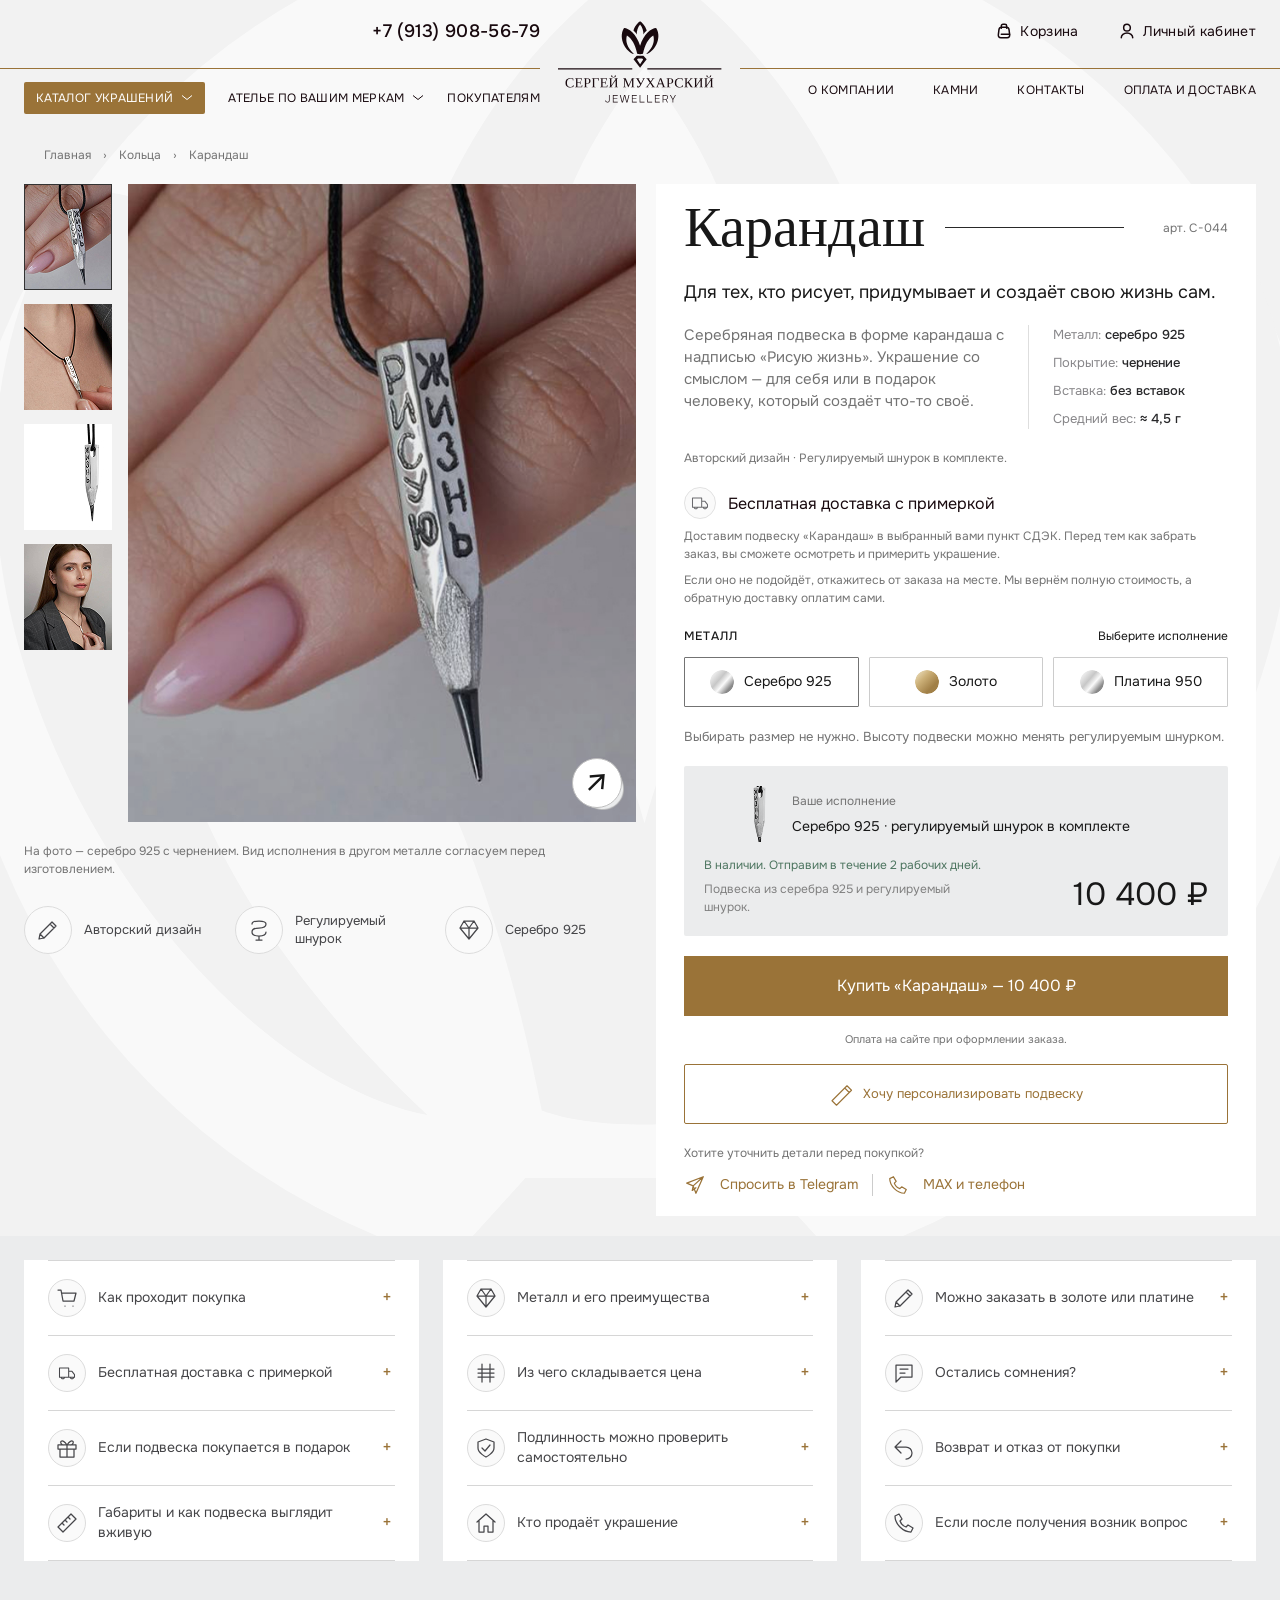
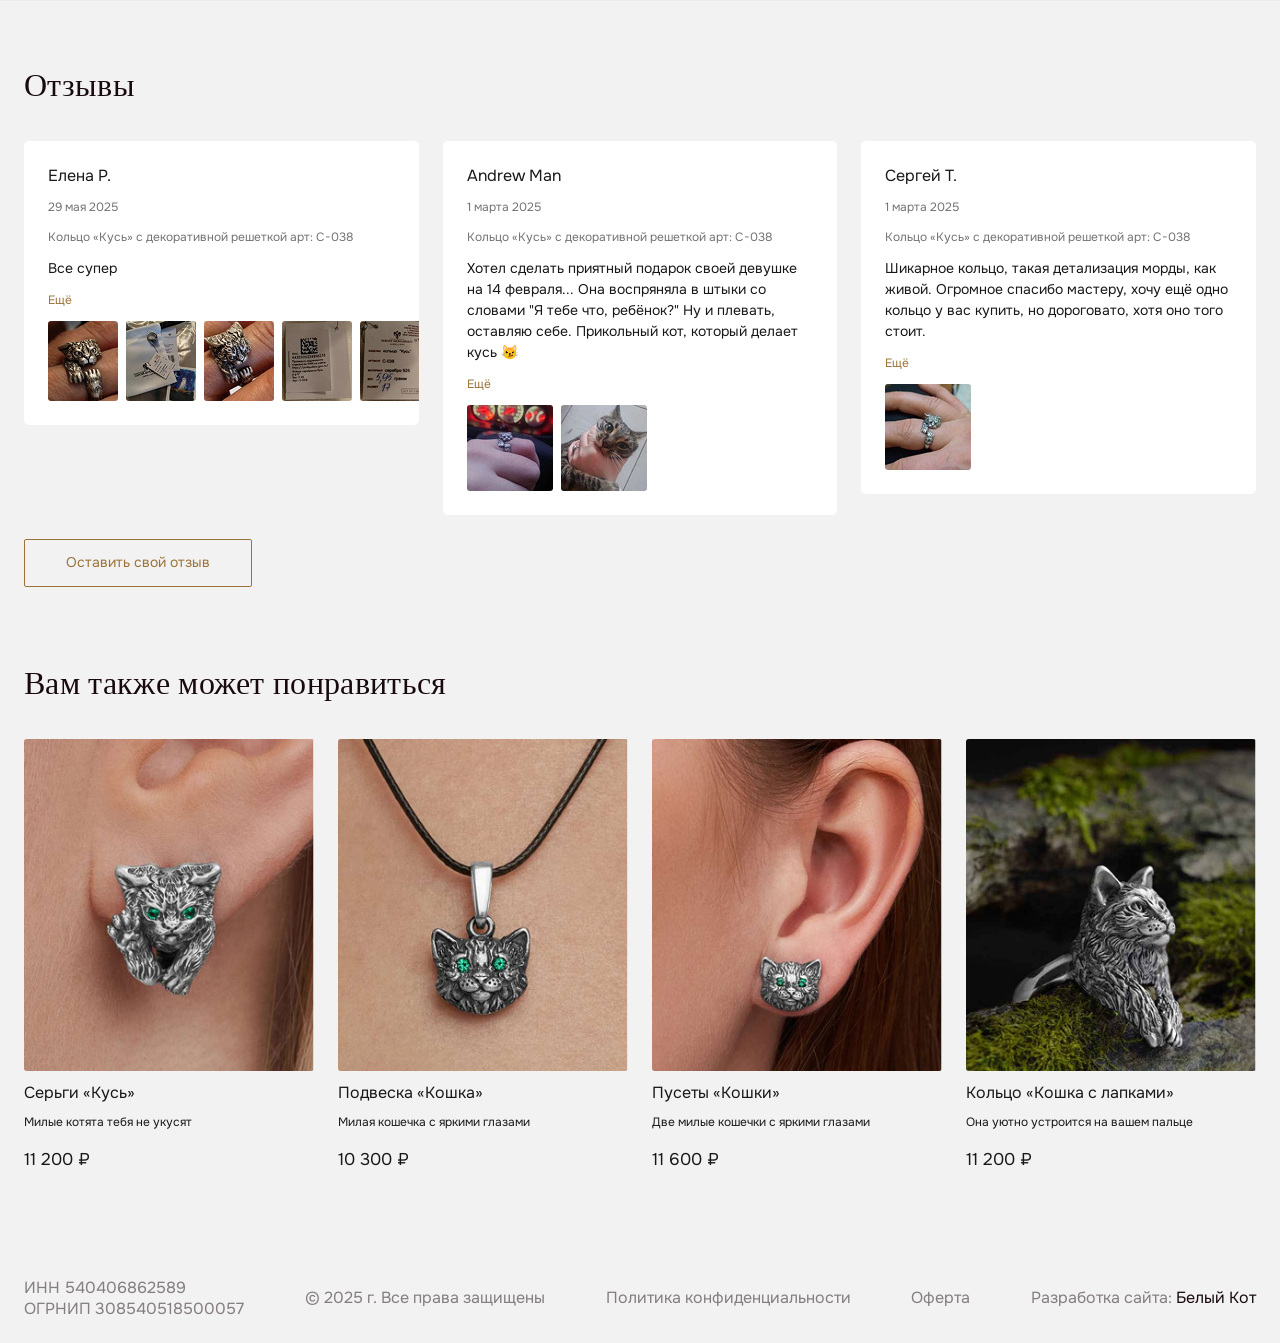
<file: product2.html>
<!DOCTYPE html>
<html lang="ru">
	<head>
		<meta http-equiv="Content-Type" content="text/html; charset=utf-8">

		<!-- Adapting the page for mobile devices -->
		<meta name="viewport" content="width=device-width, initial-scale=1, maximum-scale=1">

		<!-- Prohibition of phone number recognition -->
		<meta name="format-detection" content="telephone=no">
		<meta name="SKYPE_TOOLBAR" content ="SKYPE_TOOLBAR_PARSER_COMPATIBLE">

		<!-- Page title -->
		<title>Заголовок страницы</title>

		<!-- Meta description -->
		<meta name="description" content="">

		<!-- Meta Keywords -->
		<meta name="keywords" content="">

		<!-- Changing the color of the mobile browser panel -->
		<meta name="msapplication-TileColor" content="#18090E">
		<meta name="theme-color" content="#18090E">

		<!-- Connecting style files -->
		<link rel="stylesheet" href="css/reset.css">
		<link rel="stylesheet" href="css/swiper-bundle.min.css">
		<link rel="stylesheet" href="css/swiper.css">
		<link rel="stylesheet" href="css/fancybox.css">
		<link rel="stylesheet" href="css/styles.css">
		<link rel="stylesheet" href="css/fonts.css">

		<link rel="stylesheet" href="css/response_1439.css" media="print, (max-width: 1439px)">
		<link rel="stylesheet" href="css/response_1279.css" media="print, (max-width: 1279px)">
		<link rel="stylesheet" href="css/response_1023.css" media="print, (max-width: 1023px)">
		<link rel="stylesheet" href="css/response_767.css" media="print, (max-width: 767px)">
		<link rel="stylesheet" href="css/response_479.css" media="(max-width: 479px)">
	</head>

	<body>
		<div class="wrap">
			<div class="main">
				<header class="s_m">
					<div class="logo">
						<img src="images/logo.svg" alt="">
					</div>


					<div class="top">
						<div class="cont">
							<div class="col">
								<div class="phone">
									<a href="tel:+7 (913) 908-56-79">+7 (913) 908-56-79</a>
								</div>
							</div>

							<div class="col">
								<div class="cart">
									<a href="/">
										<svg class="icon"><use xlink:href="images/sprite.svg#ic_cart"></use></svg>

										<span>Корзина</span>
									</a>
								</div>

								<div class="account">
									<a href="/">
										<svg class="icon"><use xlink:href="images/sprite.svg#ic_user"></use></svg>

										<span>Личный кабинет</span>
									</a>
								</div>
							</div>
						</div>
					</div>

					<div class="bottom">
						<div class="cont">
							<nav class="menu">
								<div class="col">
									<div class="item">
										<a href="/" class="mark sub_link">
											<span>Каталог украшений</span>

											<svg class="arr"><use xlink:href="images/sprite.svg#ic_arr_ver"></use></svg>
										</a>
									</div>

									<div class="item">
										<a href="/" class="sub_link">
											<span>Ателье по вашим меркам</span>

											<svg class="arr"><use xlink:href="images/sprite.svg#ic_arr_ver"></use></svg>
										</a>
									</div>

									<div class="item">
										<a href="/">
											<span>Покупателям</span>
										</a>
									</div>
								</div>

								<div class="col">
									<div class="item">
										<a href="/">
											<span>О компании</span>
										</a>
									</div>

									<div class="item">
										<a href="/">
											<span>Камни</span>
										</a>
									</div>

									<div class="item">
										<a href="/">
											<span>Контакты</span>
										</a>
									</div>

									<div class="item">
										<a href="/">
											<span>Оплата и доставка</span>
										</a>
									</div>
								</div>
							</nav>
						</div>
					</div>
				</header>


				<section class="mob_header">
					<div class="cont">
						<div class="logo">
							<img src="images/logo.svg" alt="">
						</div>

						<div class="phone">
							<a href="tel:+7 (913) 908-56-79">+7 (913) 908-56-79</a>
						</div>

						<div class="cart">
							<a href="/">
								<svg class="icon"><use xlink:href="images/sprite.svg#ic_cart"></use></svg>
							</a>
						</div>

						<div class="account">
							<a href="/">
								<svg class="icon"><use xlink:href="images/sprite.svg#ic_user"></use></svg>
							</a>
						</div>

						<button class="mob_menu_btn">
							<span></span>
						</button>
					</div>
				</section>


				<section class="page_head">
					<div class="cont">
						<div class="breadcrumbs">
							<a href="/">Главная</a>

							<span class="sep">›</span>

							<a href="/">Кольца</a>

							<span class="sep">›</span>

							<span class="current">Карандаш</span>
						</div>
					</div>
				</section>


				<section class="product_info" data-stock="ready">
					<div class="cont">
						<div class="col_left">
							<div class="images">
								<div class="big">
									<div class="swiper">
										<div class="swiper-wrapper">
											<div class="swiper-slide">
												<a href="images/tmp/product_img2.jpg" class="link fancy_img" data-fancybox="product">
													<picture class="thumb">
														<img src="images/tmp/product_img2.jpg" alt="" fetchpriority="high" class="cover">
													</picture>
												</a>
											</div>

											<div class="swiper-slide">
												<a href="images/tmp/product_img2.jpg" class="link fancy_img" data-fancybox="product">
													<picture class="thumb">
														<img src="images/tmp/product_img2.jpg" alt="" loading="lazy" class="cover">
													</picture>
												</a>
											</div>

											<div class="swiper-slide">
												<a href="images/tmp/product_img2.jpg" class="link fancy_img" data-fancybox="product">
													<picture class="thumb">
														<img src="images/tmp/product_img2.jpg" alt="" loading="lazy" class="cover">
													</picture>
												</a>
											</div>

											<div class="swiper-slide">
												<a href="images/tmp/product_img2.jpg" class="link fancy_img" data-fancybox="product">
													<picture class="thumb">
														<img src="images/tmp/product_img2.jpg" alt="" loading="lazy" class="cover">
													</picture>
												</a>
											</div>
										</div>
									</div>

									<div class="zoom">
										<svg class="icon"><use xlink:href="images/sprite.svg#ic_zoom"></use></svg>
									</div>
								</div>

								<div class="thumbs">
									<div class="swiper">
										<div class="swiper-wrapper">
											<div class="swiper-slide">
												<picture class="thumb">
													<img src="images/tmp/product2_thumbs_img1.jpg" alt="" loading="lazy" class="cover">
												</picture>
											</div>

											<div class="swiper-slide">
												<picture class="thumb">
													<img src="images/tmp/product2_thumbs_img2.jpg" alt="" loading="lazy" class="cover">
												</picture>
											</div>

											<div class="swiper-slide">
												<picture class="thumb">
													<img src="images/tmp/product2_thumbs_img3.jpg" alt="" loading="lazy" class="cover">
												</picture>
											</div>

											<div class="swiper-slide">
												<picture class="thumb">
													<img src="images/tmp/product2_thumbs_img4.jpg" alt="" loading="lazy" class="cover">
												</picture>
											</div>
										</div>
									</div>
								</div>
							</div>

							<div class="images_exp">На фото — серебро 925 с чернением. Вид исполнения в другом металле согласуем перед изготовлением.</div>

							<div class="images_features">
								<div class="grid_row">
									<div class="item">
										<picture class="icon">
											<img src="images/ic_images_features3.svg" alt="" loading="lazy">
										</picture>

										<span>Авторский дизайн</span>
									</div>

									<div class="item">
										<picture class="icon">
											<img src="images/ic_images_features4.svg" alt="" loading="lazy">
										</picture>

										<span>Регулируемый шнурок</span>
									</div>

									<div class="item">
										<picture class="icon">
											<img src="images/ic_images_features1.svg" alt="" loading="lazy">
										</picture>

										<span>Серебро 925</span>
									</div>
								</div>
							</div>
						</div>

						<div class="col_main">
							<div class="top">
								<h1 class="title">Карандаш</h1>

								<div class="line"></div>

								<div class="code">арт. С-044</div>
							</div>

							<h2 class="sub_title">Для тех, кто рисует, придумывает и создаёт свою жизнь сам.</h2>

							<div class="row">
								<div class="description">
									<p>Серебряная подвеска в форме карандаша с надписью «Рисую жизнь». Украшение со смыслом — для себя или в подарок человеку, который создаёт что-то своё.</p>
								</div>

								<div class="features">
									<div><span>Металл:</span> серебро 925</div>
									<div><span>Покрытие:</span> чернение</div>
									<div><span>Вставка:</span> без вставок</div>
									<div><span>Средний вес:</span> ≈ 4,5 г</div>
								</div>
							</div>

							<div class="benefits">Авторский дизайн · Регулируемый шнурок в комплекте.</div>

							<div class="delivery">
								<div class="name">
									<picture class="icon">
										<img src="images/ic_product_delivery.svg" alt="" loading="lazy">
									</picture>

									<span>
										<span data-state="silver">Бесплатная доставка с примеркой</span>
										<span class="hide" data-state="gold platinum">Бесплатная доставка по России</span>
									</span>
								</div>

								<div class="desc">
									<p data-state="silver">Доставим подвеску «Карандаш» в выбранный вами пункт СДЭК. Перед тем как забрать заказ, вы сможете осмотреть и примерить украшение.</p>

									<p data-state="silver">Если оно не подойдёт, откажитесь от заказа на месте. Мы вернём полную стоимость, а обратную доставку оплатим сами.</p>

									<p class="hide" data-state="gold platinum">Доставим готовую подвеску в выбранный вами пункт СДЭК. Параметры, стоимость и срок изготовления согласуем заранее.</p>
								</div>
							</div>

							<div class="metal">
								<div class="top">
									<div class="name">Металл</div>

									<div class="exp">Выберите исполнение</div>
								</div>

								<div class="vals">
									<div class="grid_row">
										<label class="main">
											<input type="radio" name="metal" value="silver" checked>

											<picture class="icon">
												<img src="images/tmp/ic_product_metal1.svg" alt="" loading="lazy">
											</picture>

											<span>Серебро 925</span>
										</label>

										<label class="main">
											<input type="radio" name="metal" value="gold">

											<picture class="icon">
												<img src="images/tmp/ic_product_metal2.svg" alt="" loading="lazy">
											</picture>

											<span>Золото</span>
										</label>

										<label class="main">
											<input type="radio" name="metal" value="platinum">

											<picture class="icon">
												<img src="images/tmp/ic_product_metal1.svg" alt="" loading="lazy">
											</picture>

											<span>Платина 950</span>
										</label>
									</div>
								</div>

								<div class="metal_info metal_info2">
									<div class="grid_row">
										<div class="sec">
											<div class="name">Проба</div>

											<div class="vals">
												<div class="grid_row">
													<label>
														<input type="radio" name="metal2_fineness" checked>

														<span>585</span>
													</label>

													<label>
														<input type="radio" name="metal2_fineness">

														<span>750</span>
													</label>
												</div>
											</div>
										</div>

										<div class="sec l_w">
											<div class="name">Цвет золота</div>

											<div class="vals">
												<div class="grid_row">
													<label>
														<input type="radio" name="metal2_color" checked>

														<span>Жёлтое</span>
													</label>

													<label>
														<input type="radio" name="metal2_color">

														<span>Белое</span>
													</label>

													<label>
														<input type="radio" name="metal2_color">

														<span>Розовое</span>
													</label>
												</div>
											</div>
										</div>
									</div>
								</div>
							</div>

							<div class="size">
								<div class="no">Выбирать размер не нужно. Высоту подвески можно менять регулируемым шнурком.</div>
							</div>

							<div class="order_info order_info1" data-state="silver">
								<div class="your_performance">
									<picture class="thumb">
										<img src="images/tmp/product_performance_thumb2.jpg" alt="" loading="lazy">
									</picture>

									<div>
										<div class="label">Ваше исполнение</div>

										<div class="val"><span class="performance_metal">Серебро 925</span> · регулируемый шнурок в комплекте</div>
									</div>
								</div>

								<div class="info">
									<div class="ready" data-state="ready">В наличии. Отправим в течение 2 рабочих дней.</div>

									<div class="will_manufacture hide" data-state="repeat">В наличии нет. Изготовим повтор модели за 2–3 недели.</div>

									<div><span>Подвеска из серебра 925 и регулируемый шнурок.</span></div>
								</div>

								<div class="price">10 400 ₽</div>
							</div>

							<div class="order_info order_info2 hide" data-state="gold">
								<div class="your_performance">
									<picture class="thumb">
										<img src="images/tmp/product_performance_thumb2.jpg" alt="" loading="lazy">
									</picture>

									<div>
										<div class="label">Ваше исполнение</div>

										<div class="val"><span class="performance_metal"><span class="performance_color">Жёлтое</span> золото <span class="performance_fineness">585</span></span> · регулируемый шнурок в комплекте</div>
									</div>
								</div>

								<div class="price by_calculation">Стоимость по расчёту</div>

								<div class="info">
									<div class="will_manufacture">Изготовим на заказ. Рассчитаем стоимость и срок.</div>

									<div><span>Точную цену и комплектацию подтвердим до оплаты.</span></div>
								</div>
							</div>

							<div class="order_info order_info3 hide" data-state="platinum">
								<div class="your_performance">
									<picture class="thumb">
										<img src="images/tmp/product_performance_thumb2.jpg" alt="" loading="lazy">
									</picture>

									<div>
										<div class="label">Ваше исполнение</div>

										<div class="val"><span class="performance_metal">Платина 950</span> · регулируемый шнурок в комплекте</div>
									</div>
								</div>

								<div class="price by_calculation">Стоимость по расчёту</div>

								<div class="info">
									<div class="will_manufacture">Изготовим на заказ. Рассчитаем стоимость и срок.</div>

									<div><span>Точную цену и комплектацию подтвердим до оплаты.</span></div>
								</div>
							</div>

							<div class="btns">
								<button class="buy_btn" data-state="ready" data-open-modal="order_modal">Купить «Карандаш» — 10 400 ₽</button>

								<button class="buy_btn hide" data-state="repeat" data-open-modal="order_modal2">Заказать изготовление — 10 400 ₽</button>

								<button class="buy_btn hide" data-state="quote" data-open-modal="cost_production_order_modal">Узнать стоимость и срок</button>

								<div class="exp" data-state="ready">Оплата на сайте при оформлении заказа.</div>

								<div class="exp hide" data-state="repeat">Повтор каталожной модели. Срок указан до оплаты.</div>

								<div class="exp hide" data-state="quote">Сначала получите предложение. Оплата — после согласования.</div>

								<button class="edit_btn" data-open-modal="change_model_order_modal">
									<svg class="icon"><use xlink:href="images/sprite.svg#ic_edit"></use></svg>

									<span>Хочу персонализировать подвеску</span>
								</button>
							</div>

							<div class="contacts">
								<div class="label">Хотите уточнить детали перед покупкой?</div>

								<div class="links">
									<a href="/" target="_blank" rel="noopener nofollow">
										<svg class="icon"><use xlink:href="images/sprite.svg#ic_product_contacts_tg"></use></svg>

										<span>Спросить в Telegram</span>
									</a>

									<div class="sep"></div>

									<a href="/" target="_blank" rel="noopener nofollow">
										<svg class="icon"><use xlink:href="images/sprite.svg#ic_product_contacts_phone"></use></svg>

										<span>MAX и телефон</span>
									</a>
								</div>
							</div>
						</div>
					</div>
				</section>


				<section class="product_questions block s_m">
					<div class="cont">
						<div class="grid_row">
							<div class="section">
								<div class="item">
									<button class="btn" data-open-modal="product_questions_modal1">
										<picture class="icon">
											<img src="images/ic_product_questions1.svg" alt="" loading="lazy">
										</picture>

										<span class="name">Как проходит покупка</span>

										<span class="plus">+</span>
									</button>

									<dialog class="side_modal" id="product_questions_modal1">
										<div class="wrapper">
											<div class="inner">
												<button class="close_btn" data-close-modal aria-label="Закрыть">
													<svg class="icon"><use href="images/sprite.svg#ic_close"></use></svg>
												</button>

												<div class="modal_title">Как проходит покупка</div>

												<div class="modal_data">
													<div class="text">
														<ol>
															<li>Выберите металл. Для серебра сразу видны цена и наличие. Если подвески нет в наличии, предложим изготовление повтора. Для золота, платины или персонализации сначала получите расчёт.</li>

															<li>Оформите заказ. Укажите имя, телефон, e-mail и пункт СДЭК. Регистрация не нужна.</li>

															<li>Оплатите на сайте. Условия и срок показаны до оплаты. После оплаты получите подтверждение и электронный чек.</li>

															<li>Мы подготовим украшение. Готовое отправим, повтор изготовим в согласованный срок. Каждое изделие проходит контроль в мастерской в Новосибирске.</li>

															<li>Осмотрите и примерьте. Перед тем как забрать заказ в СДЭК, проверьте подвеску и комплект. Если не подойдёт, откажитесь на месте: вернём стоимость и оплатим обратную доставку. Условия индивидуального заказа согласуем отдельно.</li>
														</ol>
													</div>
												</div>
											</div>
										</div>
									</dialog>
								</div>

								<div class="item">
									<button class="btn" data-open-modal="product_questions_modal2">
										<picture class="icon">
											<img src="images/ic_product_questions2.svg" alt="" loading="lazy">
										</picture>

										<span class="name">Бесплатная доставка с примеркой</span>

										<span class="plus">+</span>
									</button>

									<dialog class="side_modal" id="product_questions_modal2">
										<div class="wrapper">
											<div class="inner">
												<button class="close_btn" data-close-modal aria-label="Закрыть">
													<svg class="icon"><use href="images/sprite.svg#ic_close"></use></svg>
												</button>

												<div class="modal_title">Бесплатная доставка с примеркой</div>

												<div class="modal_data">
													<div class="text">
														<p>Доставляем украшения бесплатно по России до выбранного пункта СДЭК.</p>

														<p><b>Готовая подвеска и повтор модели в серебре</b></p>

														<p>Перед получением вы можете открыть заказ, осмотреть подвеску, проверить комплектацию и примерить его.</p>

														<p>Если украшение не подойдёт, откажитесь от получения, не снимая бирку. Мы вернём полную стоимость, а обратную доставку оплатим сами.</p>

														<p><b>Исполнение с индивидуальными изменениями</b></p>

														<p>Условия конкретного заказа согласуем до оплаты. Они могут отличаться от условий покупки готового украшения.</p>

														<p><b>Самовывоз в Новосибирске</b></p>

														<p>Ул. Кубановская, 3, этаж 3, офис 300. Визит — по предварительному согласованию, чтобы мы подготовили нужное украшение.</p>
													</div>
												</div>
											</div>
										</div>
									</dialog>
								</div>

								<div class="item">
									<button class="btn" data-open-modal="product_questions_modal3">
										<picture class="icon">
											<img src="images/ic_product_questions3.svg" alt="" loading="lazy">
										</picture>

										<span class="name">Если подвеска покупается в подарок</span>

										<span class="plus">+</span>
									</button>

									<dialog class="side_modal" id="product_questions_modal3">
										<div class="wrapper">
											<div class="inner">
												<button class="close_btn" data-close-modal aria-label="Закрыть">
													<svg class="icon"><use href="images/sprite.svg#ic_close"></use></svg>
												</button>

												<div class="modal_title">Если подвеска покупается в подарок</div>

												<div class="modal_data">
													<div class="text">
														<p>В комплекте — подвеска «Карандаш», регулируемый шнурок, фирменная подарочная упаковка MUKHARSKIY, бирка с УИН и пломба.</p>

														<p>Если важно скрыть цену от получателя, сообщите нам при оформлении.</p>

														<p><b>Размер выбирать не нужно</b></p>

														<p>Высоту подвески получатель сможет менять регулируемым шнурком. Украшение можно носить и на подходящей цепочке; цепочка в комплект не входит.</p>
													</div>
												</div>
											</div>
										</div>
									</dialog>
								</div>

								<div class="item">
									<button class="btn" data-open-modal="product_questions_modal4">
										<picture class="icon">
											<img src="images/ic_product_questions4.svg" alt="" loading="lazy">
										</picture>

										<span class="name">Габариты и как подвеска выглядит вживую</span>

										<span class="plus">+</span>
									</button>

									<dialog class="side_modal" id="product_questions_modal4">
										<div class="wrapper">
											<div class="inner">
												<button class="close_btn" data-close-modal aria-label="Закрыть">
													<svg class="icon"><use href="images/sprite.svg#ic_close"></use></svg>
												</button>

												<div class="modal_title">Габариты и как подвеска выглядит вживую</div>

												<div class="modal_data">
													<div class="text">
														<p>У этой подвески нет размерного ряда. Регулируемый нейлоновый шнурок входит в комплект: меняйте высоту украшения под себя.</p>

														<p>Средний вес серебряной подвески — около 4,5 г. Вес конкретного изделия указан на бирке.</p>

														<p><b>Как выглядит на человеке</b></p>

														<p>В галерее есть реальная фотография подвески на шее. Нажмите на второй снимок и увеличьте его.</p>

														<p>Если вам важны точная длина, ширина или совместимость с вашей цепочкой, уточните их у нас до покупки.</p>
													</div>
												</div>
											</div>
										</div>
									</dialog>
								</div>
							</div>

							<div class="section">
								<div class="item">
									<button class="btn" data-open-modal="product_questions_modal5">
										<picture class="icon">
											<img src="images/ic_product_questions5.svg" alt="" loading="lazy">
										</picture>

										<span class="name">Металл и его преимущества</span>

										<span class="plus">+</span>
									</button>

									<dialog class="side_modal" id="product_questions_modal5">
										<div class="wrapper">
											<div class="inner">
												<button class="close_btn" data-close-modal aria-label="Закрыть">
													<svg class="icon"><use href="images/sprite.svg#ic_close"></use></svg>
												</button>

												<div class="modal_title">Металл и его преимущества</div>

												<div class="modal_data">
													<div class="text">
														<p><b>Серебро 925 с чернением</b></p>

														<p>Контраст светлых граней и тёмных углублений подчёркивает форму карандаша и надпись. При носке выступающие части могут естественно становиться светлее.</p>

														<p>Подвеска без камней. Для ухода используйте мягкую ткань; избегайте абразивов и агрессивной чистки чернёных участков.</p>

														<p><b>Золото и платина</b></p>

														<p>Можно изготовить эту модель из золота 585 или 750 пробы — белого, жёлтого или розового — либо из платины 950. Отделку и внешний вид согласуем: другое исполнение может отличаться от серебряного на фото.</p>
													</div>
												</div>
											</div>
										</div>
									</dialog>
								</div>

								<div class="item">
									<button class="btn" data-open-modal="product_questions_modal6">
										<picture class="icon">
											<img src="images/ic_product_questions6.svg" alt="" loading="lazy">
										</picture>

										<span class="name">Из чего складывается цена</span>

										<span class="plus">+</span>
									</button>

									<dialog class="side_modal" id="product_questions_modal6">
										<div class="wrapper">
											<div class="inner">
												<button class="close_btn" data-close-modal aria-label="Закрыть">
													<svg class="icon"><use href="images/sprite.svg#ic_close"></use></svg>
												</button>

												<div class="modal_title">Из чего складывается цена</div>

												<div class="modal_data">
													<div class="text">
														<p>«Карандаш» — авторское украшение Сергея Мухарского. В нём важны не только металл, но и узнаваемая форма, пропорции, надпись и проработка деталей.</p>

														<p>Цена включает изготовление модели, работу ювелира, обработку светлых и чернёных поверхностей, проверку качества, регулируемый шнурок и упаковку.</p>

														<p>Золото, платина и персонализация рассчитываются отдельно. Стоимость подтверждаем до оплаты.</p>
													</div>
												</div>
											</div>
										</div>
									</dialog>
								</div>

								<div class="item">
									<button class="btn" data-open-modal="product_questions_modal7">
										<picture class="icon">
											<img src="images/ic_product_questions7.svg" alt="" loading="lazy">
										</picture>

										<span class="name">Подлинность можно проверить самостоятельно</span>

										<span class="plus">+</span>
									</button>

									<dialog class="side_modal" id="product_questions_modal7">
										<div class="wrapper">
											<div class="inner">
												<button class="close_btn" data-close-modal aria-label="Закрыть">
													<svg class="icon"><use href="images/sprite.svg#ic_close"></use></svg>
												</button>

												<div class="modal_title">Подлинность можно проверить самостоятельно</div>

												<div class="modal_data">
													<div class="text">
														<p>На бирке ювелирного изделия указан уникальный идентификационный номер — УИН.</p>

														<ol>
															<li>Найдите УИН на бирке.</li>

															<li>Откройте официальный сайт Федеральной пробирной палаты.</li>

															<li>Проверьте изделие по номеру и сверьте сведения.</li>
														</ol>

														<div class="contacts">
															<div><a href="/" target="_blank" rel="noopener nofollow">Сайт Федеральной пробирной палаты</a></div>
														</div>
													</div>
												</div>
											</div>
										</div>
									</dialog>
								</div>

								<div class="item">
									<button class="btn" data-open-modal="product_questions_modal8">
										<picture class="icon">
											<img src="images/ic_product_questions8.svg" alt="" loading="lazy">
										</picture>

										<span class="name">Кто продаёт украшение</span>

										<span class="plus">+</span>
									</button>

									<dialog class="side_modal" id="product_questions_modal8">
										<div class="wrapper">
											<div class="inner">
												<button class="close_btn" data-close-modal aria-label="Закрыть">
													<svg class="icon"><use href="images/sprite.svg#ic_close"></use></svg>
												</button>

												<div class="modal_title">Кто продаёт украшение</div>

												<div class="modal_data">
													<div class="text">
														<p>MUKHARSKIY — авторский ювелирный бренд художника-ювелира Сергея Мухарского. Украшения создаёт наша команда в собственной мастерской в Новосибирске.</p>

														<div class="contacts">
															<div>ИП Мухарский Сергей Борисович</div>

															<div>Ул. Кубановская, 3, офис 300</div>

															<div><a href="tel:+7 (913) 908-56-79">+7 (913) 908-56-79</a></div>

															<div><a href="mailto:info@mukharskiy.ru">info@mukharskiy.ru</a></div>
														</div>

														<div class="links">
															<a href="/">О бренде</a> · <a href="/">Документы</a> · <a href="/">Публичная оферта</a>
														</div>
													</div>
												</div>
											</div>
										</div>
									</dialog>
								</div>
							</div>

							<div class="section">
								<div class="item">
									<button class="btn" data-open-modal="product_questions_modal9">
										<picture class="icon">
											<img src="images/ic_product_questions9.svg" alt="" loading="lazy">
										</picture>

										<span class="name">Можно заказать в золоте или платине</span>

										<span class="plus">+</span>
									</button>

									<dialog class="side_modal" id="product_questions_modal9">
										<div class="wrapper">
											<div class="inner">
												<button class="close_btn" data-close-modal aria-label="Закрыть">
													<svg class="icon"><use href="images/sprite.svg#ic_close"></use></svg>
												</button>

												<div class="modal_title">Можно заказать в золоте или платине</div>

												<div class="modal_data">
													<div class="text">
														<p>Эту же модель можно изготовить из золота 585 или 750 пробы — белого, жёлтого или розового — либо из платины 950.</p>

														<p>Стоимость и срок рассчитываем по выбранным параметрам. Сначала согласуем предложение, затем вы решаете, оформлять ли заказ.</p>

														<button class="btn" data-select-metal="gold">Выбрать металл и получить расчёт</button>
													</div>
												</div>
											</div>
										</div>
									</dialog>
								</div>

								<div class="item">
									<button class="btn" data-open-modal="product_questions_modal10">
										<picture class="icon">
											<img src="images/ic_product_questions10.svg" alt="" loading="lazy">
										</picture>

										<span class="name">Остались сомнения?</span>

										<span class="plus">+</span>
									</button>

									<dialog class="side_modal" id="product_questions_modal10">
										<div class="wrapper">
											<div class="inner">
												<button class="close_btn" data-close-modal aria-label="Закрыть">
													<svg class="icon"><use href="images/sprite.svg#ic_close"></use></svg>
												</button>

												<div class="modal_title">Уточните всё важное до заказа</div>

												<div class="modal_data">
													<div class="text">
														<p>Спросите о размере, посадке, упаковке, сроках изготовления или доставке в ваш город.</p>

														<div class="contacts">
															<div><a href="/" target="_blank" rel="noopener nofollow">Написать в Telegram</a></div>
														</div>

														<div class="contacts">
															<div><a href="/" target="_blank" rel="noopener nofollow">Написать в MAX</a></div>
														</div>

														<div class="contacts">
															<div>Позвонить: <a href="tel:+7 (913) 908-56-79">+7 (913) 908-56-79</a></div>

															<div><a href="mailto:info@mukharskiy.ru">info@mukharskiy.ru</a></div>
														</div>
													</div>
												</div>
											</div>
										</div>
									</dialog>
								</div>

								<div class="item">
									<button class="btn" data-open-modal="product_questions_modal11">
										<picture class="icon">
											<img src="images/ic_product_questions11.svg" alt="" loading="lazy">
										</picture>

										<span class="name">Возврат и отказ от покупки</span>

										<span class="plus">+</span>
									</button>

									<dialog class="side_modal" id="product_questions_modal11">
										<div class="wrapper">
											<div class="inner">
												<button class="close_btn" data-close-modal aria-label="Закрыть">
													<svg class="icon"><use href="images/sprite.svg#ic_close"></use></svg>
												</button>

												<div class="modal_title">Возврат и отказ от покупки</div>

												<div class="modal_data">
													<div class="text">
														<p><b>Если вы ещё не забрали заказ</b></p>

														<p>Осмотрите и примерьте украшение в пункте СДЭК. Для готового кольца и повтора модели в серебре: если оно не подошло, откажитесь от получения, не снимая бирку. Мы вернём уплаченную сумму и оплатим обратную доставку.</p>

														<p><b>Если вы уже получили украшение</b></p>

														<p>Свяжитесь с нами по телефону, в Telegram, MAX или по e-mail. Объясним порядок возврата и предоставим необходимые данные. Сохраните товарный вид, комплектность, бирку, пломбу и упаковку.</p>

														<p><b>Исполнение по индивидуальным параметрам</b></p>

														<p>Условия такого заказа могут отличаться. Мы укажем их при согласовании до оплаты.</p>

														<div class="contacts">
															<div><a href="/">Подробные условия возврата</a></div>
														</div>
													</div>
												</div>
											</div>
										</div>
									</dialog>
								</div>

								<div class="item">
									<button class="btn" data-open-modal="product_questions_modal12">
										<picture class="icon">
											<img src="images/ic_product_questions12.svg" alt="" loading="lazy">
										</picture>

										<span class="name">Если после получения возник вопрос</span>

										<span class="plus">+</span>
									</button>

									<dialog class="side_modal" id="product_questions_modal12">
										<div class="wrapper">
											<div class="inner">
												<button class="close_btn" data-close-modal aria-label="Закрыть">
													<svg class="icon"><use href="images/sprite.svg#ic_close"></use></svg>
												</button>

												<div class="modal_title">Если после получения возник вопрос</div>

												<div class="modal_data">
													<div class="text">
														<p>Напишите или позвоните нам, если возник вопрос по кольцу, комплектации, посадке или качеству.</p>

														<div class="contacts">
															<div><a href="tel:+7 (913) 908-56-79">+7 (913) 908-56-79</a></div>

															<div><a href="/" target="_blank" rel="noopener nofollow">Telegram</a></div>

															<div><a href="mailto:info@mukharskiy.ru">info@mukharskiy.ru</a></div>
														</div>

														<p>Разберём обращение и подскажем дальнейшие действия. Гарантийные условия мастерской указаны в документах заказа.</p>
													</div>
												</div>
											</div>
										</div>
									</dialog>
								</div>
							</div>
						</div>
					</div>
				</section>


				<section class="reviews block">
					<div class="cont">
						<div class="block_head">
							<div class="title small none_uppercase">Отзывы</div>
						</div>

						<div class="swiper main">
							<div class="swiper-wrapper">
								<div class="swiper-slide">
									<div class="review">
										<div class="author">Елена Р.</div>

										<div class="date">29 мая 2025</div>

										<div class="product">Кольцо «Кусь» с декоративной решеткой арт: С-038</div>

										<div class="text">Все супер</div>

										<button class="spoler_btn">
											<span>Ещё</span>
										</button>

										<div class="images">
											<div class="swiper">
												<div class="swiper-wrapper">
													<div class="swiper-slide">
														<a href="images/tmp/review_img1.jpg" class="link fancy_img" data-fancybox="review1">
															<picture class="thumb">
																<img src="images/tmp/review_img1.jpg" alt="" loading="lazy">
															</picture>
														</a>
													</div>

													<div class="swiper-slide">
														<a href="images/tmp/review_img2.jpg" class="link fancy_img" data-fancybox="review1">
															<picture class="thumb">
																<img src="images/tmp/review_img2.jpg" alt="" loading="lazy">
															</picture>
														</a>
													</div>

													<div class="swiper-slide">
														<a href="images/tmp/review_img3.jpg" class="link fancy_img" data-fancybox="review1">
															<picture class="thumb">
																<img src="images/tmp/review_img3.jpg" alt="" loading="lazy">
															</picture>
														</a>
													</div>

													<div class="swiper-slide">
														<a href="images/tmp/review_img4.jpg" class="link fancy_img" data-fancybox="review1">
															<picture class="thumb">
																<img src="images/tmp/review_img4.jpg" alt="" loading="lazy">
															</picture>
														</a>
													</div>

													<div class="swiper-slide">
														<a href="images/tmp/review_img5.jpg" class="link fancy_img" data-fancybox="review1">
															<picture class="thumb">
																<img src="images/tmp/review_img5.jpg" alt="" loading="lazy">
															</picture>
														</a>
													</div>
												</div>
											</div>
										</div>
									</div>
								</div>

								<div class="swiper-slide">
									<div class="review">
										<div class="author">Andrew Man</div>

										<div class="date">1 марта 2025</div>

										<div class="product">Кольцо «Кусь» с декоративной решеткой арт: С-038</div>

										<div class="text">Хотел сделать приятный подарок своей девушке на 14 февраля... Она воспряняла в штыки со словами "Я тебе что, ребёнок?" Ну и плевать, оставляю себе. Прикольный кот, который делает кусь 😼</div>

										<button class="spoler_btn">
											<span>Ещё</span>
										</button>

										<div class="images">
											<div class="swiper">
												<div class="swiper-wrapper">
													<div class="swiper-slide">
														<a href="images/tmp/review_img6.jpg" class="link fancy_img" data-fancybox="review2">
															<picture class="thumb">
																<img src="images/tmp/review_img6.jpg" alt="" loading="lazy">
															</picture>
														</a>
													</div>

													<div class="swiper-slide">
														<a href="images/tmp/review_img7.jpg" class="link fancy_img" data-fancybox="review2">
															<picture class="thumb">
																<img src="images/tmp/review_img7.jpg" alt="" loading="lazy">
															</picture>
														</a>
													</div>
												</div>
											</div>
										</div>
									</div>
								</div>

								<div class="swiper-slide">
									<div class="review">
										<div class="author">Сергей Т.</div>

										<div class="date">1 марта 2025</div>

										<div class="product">Кольцо «Кусь» с декоративной решеткой арт: С-038</div>

										<div class="text">Шикарное кольцо, такая детализация морды, как живой. Огромное спасибо мастеру, хочу ещё одно кольцо у вас купить, но дороговато, хотя оно того стоит.</div>

										<button class="spoler_btn">
											<span>Ещё</span>
										</button>

										<div class="images">
											<div class="swiper">
												<div class="swiper-wrapper">
													<div class="swiper-slide">
														<a href="images/tmp/review_img8.jpg" class="link fancy_img" data-fancybox="review3">
															<picture class="thumb">
																<img src="images/tmp/review_img8.jpg" alt="" loading="lazy">
															</picture>
														</a>
													</div>
												</div>
											</div>
										</div>
									</div>
								</div>
							</div>
						</div>

						<button class="add_btn">Оставить свой отзыв</button>
					</div>
				</section>


				<section class="products block">
					<div class="cont">
						<div class="block_head">
							<div class="title small none_uppercase">Вам также может понравиться</div>
						</div>

						<div class="swiper">
							<div class="swiper-wrapper">
								<div class="swiper-slide">
									<a href="/" class="product">
										<picture class="thumb">
											<img src="images/tmp/product_thumb1.jpg" alt="" loading="lazy" class="cover">
										</picture>

										<div class="name">Серьги «Кусь»</div>

										<div class="desc">Милые котята тебя не укусят</div>

										<div class="price">11 200 ₽</div>
									</a>
								</div>

								<div class="swiper-slide">
									<a href="/" class="product">
										<picture class="thumb">
											<img src="images/tmp/product_thumb2.jpg" alt="" loading="lazy" class="cover">
										</picture>

										<div class="name">Подвеска «Кошка»</div>

										<div class="desc">Милая кошечка с яркими глазами</div>

										<div class="price">10 300 ₽</div>
									</a>
								</div>

								<div class="swiper-slide">
									<a href="/" class="product">
										<picture class="thumb">
											<img src="images/tmp/product_thumb3.jpg" alt="" loading="lazy" class="cover">
										</picture>

										<div class="name">Пусеты «Кошки»</div>

										<div class="desc">Две милые кошечки с яркими глазами</div>

										<div class="price">11 600 ₽</div>
									</a>
								</div>

								<div class="swiper-slide">
									<a href="/" class="product">
										<picture class="thumb">
											<img src="images/tmp/product_thumb4.jpg" alt="" loading="lazy" class="cover">
										</picture>

										<div class="name">Кольцо «Кошка с лапками»</div>

										<div class="desc">Она уютно устроится на вашем пальце</div>

										<div class="price">11 200 ₽</div>
									</a>
								</div>
							</div>
						</div>
					</div>
				</section>
			</div>


			<footer>
				<div class="cont">
					<div class="requisites">
						<div>ИНН 540406862589</div>
						<div>ОГРНИП 308540518500057</div>
					</div>

					<div class="copyright">&copy; 2025 г. Все права защищены</div>

					<div class="link">
						<a href="/">Политика конфиденциальности</a>
					</div>

					<div class="link">
						<a href="/">Оферта</a>
					</div>

					<div class="creator">
						<a href="/" target="_blank" rel="noopener">Разработка сайта: <span>Белый Кот</span></a>
					</div>
				</div>
			</footer>


			<picture class="main_bg">
				<img src="images/main_bg.svg" alt="" loading="lazy">
			</picture>
		</div>


		<dialog class="side_modal" id="order_modal">
			<div class="wrapper">
				<div class="inner">
					<button class="close_btn" data-close-modal aria-label="Закрыть">
						<svg class="icon"><use href="images/sprite.svg#ic_close"></use></svg>
					</button>

					<div class="modal_title">Оформить покупку</div>

					<div class="modal_data">
						<div class="product">
							<picture class="thumb">
								<img src="images/tmp/product2_thumbs_img1.jpg" alt="" loading="lazy">
							</picture>

							<div>
								<div class="name">Подвеска «Карандаш»</div>

								<div class="code">Артикул С-044</div>

								<div class="options">
									<div class="selected_metal">Серебро 925</div>
									<div>Регулируемый шнурок в комплекте</div>
								</div>
							</div>
						</div>

						<div class="product_status ready">Готовая подвеска · отправим в течение 2 рабочих дней</div>

						<div class="product_price_delivery">10 400 ₽ · доставка до СДЭК бесплатно.</div>

						<form action="" class="form">
							<div class="line">
								<div class="label">Имя и фамилия получателя</div>

								<div class="field">
									<input type="text" name="" value="" class="input">
								</div>
							</div>

							<div class="line">
								<div class="label">Телефон</div>

								<div class="field">
									<input type="tel" name="" value="" class="input">
								</div>
							</div>

							<div class="line">
								<div class="label">E-mail для подтверждения и чека</div>

								<div class="field">
									<input type="email" name="" value="" class="input">
								</div>
							</div>

							<div class="line">
								<div class="label">Город</div>

								<div class="field">
									<input type="text" name="" value="" class="input">
								</div>
							</div>

							<div class="line">
								<div class="label">Пункт СДЭК</div>

								<div class="field">
									<input type="text" name="" value="" class="input" placeholder="Адрес пункта выдачи">
								</div>
							</div>

							<div class="line exp">В макете пункт выдачи вводится текстом. Данные не отправляются.</div>

							<div class="submit">
								<button type="submit" class="submit_btn">Проверить заказ</button>
							</div>
						</form>
					</div>
				</div>
			</div>
		</dialog>


		<dialog class="side_modal" id="order_modal2">
			<div class="wrapper">
				<div class="inner">
					<button class="close_btn" data-close-modal aria-label="Закрыть">
						<svg class="icon"><use href="images/sprite.svg#ic_close"></use></svg>
					</button>

					<div class="modal_title">Оформить изготовление</div>

					<div class="modal_data">
						<div class="product">
							<picture class="thumb">
								<img src="images/tmp/product2_thumbs_img1.jpg" alt="" loading="lazy">
							</picture>

							<div>
								<div class="name">Подвеска «Карандаш»</div>

								<div class="code">Артикул С-044</div>

								<div class="options">
									<div class="selected_metal">Серебро 925</div>
									<div>Регулируемый шнурок в комплекте</div>
								</div>
							</div>
						</div>

						<div class="product_status will_manufacture">Повтор модели · изготовление 2–3 недели</div>

						<div class="product_price_delivery">10 400 ₽ · доставка до СДЭК бесплатно.</div>

						<form action="" class="form">
							<div class="line">
								<div class="label">Имя и фамилия получателя</div>

								<div class="field">
									<input type="text" name="" value="" class="input">
								</div>
							</div>

							<div class="line">
								<div class="label">Телефон</div>

								<div class="field">
									<input type="tel" name="" value="" class="input">
								</div>
							</div>

							<div class="line">
								<div class="label">E-mail для подтверждения и чека</div>

								<div class="field">
									<input type="email" name="" value="" class="input">
								</div>
							</div>

							<div class="line">
								<div class="label">Город</div>

								<div class="field">
									<input type="text" name="" value="" class="input">
								</div>
							</div>

							<div class="line">
								<div class="label">Пункт СДЭК</div>

								<div class="field">
									<input type="text" name="" value="" class="input" placeholder="Адрес пункта выдачи">
								</div>
							</div>

							<div class="line exp">В макете пункт выдачи вводится текстом. Данные не отправляются.</div>

							<div class="submit">
								<button type="submit" class="submit_btn">Проверить заказ</button>
							</div>
						</form>
					</div>
				</div>
			</div>
		</dialog>


		<dialog class="side_modal" id="check_order_modal">
			<div class="wrapper">
				<div class="inner">
					<button class="close_btn" data-close-modal aria-label="Закрыть">
						<svg class="icon"><use href="images/sprite.svg#ic_close"></use></svg>
					</button>

					<div class="modal_title">Проверьте заказ</div>

					<div class="modal_data">
						<div class="product_features">
							<div>
								<div class="label">Получатель</div>

								<div class="val">Александр Иванов</div>
							</div>

							<div>
								<div class="label">Телефон</div>

								<div class="val">+7 (900) 000-00-00</div>
							</div>

							<div>
								<div class="label">E-mail</div>

								<div class="val">name@example.ru</div>
							</div>

							<div>
								<div class="label">Город</div>

								<div class="val">Новосибирск</div>
							</div>

							<div>
								<div class="label">Пункт СДЭК</div>

								<div class="val">Выбранный пункт СДЭК</div>
							</div>

							<div data-state="ready">
								<div class="label">Отправка</div>

								<div class="val">В течение 2 рабочих дней</div>
							</div>

							<div class="hide" data-state="repeat">
								<div class="label">Изготовление</div>

								<div class="val">2–3 недели</div>
							</div>

							<div>
								<div class="label">Доставка</div>

								<div class="val">Бесплатно</div>
							</div>

							<div>
								<div class="label">Итого</div>

								<div class="val price">10 400 ₽</div>
							</div>
						</div>

						<div class="text">
							<p>Перед получением сможете осмотреть и примерить подвеску. При отказе в пункте выдачи вернём сумму заказа и оплатим обратную доставку.</p>

							<button class="btn submit_btn">Оплатить — 10 400 ₽</button>

							<p>Кнопка показывает завершение макета. Платёж не проводится.</p>
						</div>
					</div>
				</div>
			</div>
		</dialog>


		<dialog class="side_modal" id="cost_production_order_modal">
			<div class="wrapper">
				<div class="inner">
					<button class="close_btn" data-close-modal aria-label="Закрыть">
						<svg class="icon"><use href="images/sprite.svg#ic_close"></use></svg>
					</button>

					<div class="modal_title">Стоимость и срок изготовления</div>

					<div class="modal_data">
						<div class="product">
							<picture class="thumb">
								<img src="images/tmp/product2_thumbs_img1.jpg" alt="" loading="lazy">
							</picture>

							<div>
								<div class="name">Подвеска «Карандаш»</div>

								<div class="code">Артикул С-044</div>

								<div class="options">
									<div class="selected_metal">Серебро 925</div>
									<div>Регулируемый шнурок в комплекте</div>
								</div>
							</div>
						</div>

						<div class="text">
							<p>Подтвердим выбранные параметры и сообщим стоимость и срок до оплаты.</p>
						</div>

						<form action="" class="form">
							<div class="line">
								<div class="label">Ваше имя</div>

								<div class="field">
									<input type="text" name="" value="" class="input">
								</div>
							</div>

							<div class="line">
								<div class="label">Телефон или контакт в мессенджере</div>

								<div class="field">
									<input type="text" name="" value="" class="input" placeholder="Телефон или @имя">
								</div>
							</div>

							<div class="line">
								<div class="label">Где удобнее получить ответ</div>

								<div class="field">
									<select name="" data-placeholder=" ">
										<option value="1" selected>Telegram</option>
										<option value="2">Telegram</option>
										<option value="3">Telegram</option>
									</select>

									<svg class="arr"><use xlink:href="images/sprite.svg#ic_arr_ver"></use></svg>
								</div>
							</div>

							<div class="line">
								<div class="label">Пожелания, если есть</div>

								<div class="field">
									<textarea name=""></textarea>
								</div>
							</div>

							<div class="line exp">В макете данные не отправляются и не сохраняются.</div>

							<div class="submit">
								<button type="submit" class="submit_btn">Получить расчёт</button>
							</div>
						</form>
					</div>
				</div>
			</div>
		</dialog>


		<dialog class="side_modal" id="change_model_order_modal">
			<div class="wrapper">
				<div class="inner">
					<button class="close_btn" data-close-modal aria-label="Закрыть">
						<svg class="icon"><use href="images/sprite.svg#ic_close"></use></svg>
					</button>

					<div class="modal_title">Изменить модель под себя</div>

					<div class="modal_data">
						<div class="product">
							<picture class="thumb">
								<img src="images/tmp/product2_thumbs_img1.jpg" alt="" loading="lazy">
							</picture>

							<div>
								<div class="name">Подвеска «Карандаш»</div>

								<div class="code">Артикул С-044</div>

								<div class="options">
									<div class="selected_metal">Серебро 925</div>
									<div>Регулируемый шнурок в комплекте</div>
								</div>
							</div>
						</div>

						<div class="text">
							<p>Расскажите, что хотите изменить: надпись, отделку или детали формы. Мы проверим возможность исполнения и предложим решение.</p>
						</div>

						<form action="" class="form">
							<div class="line">
								<div class="label">Ваше имя</div>

								<div class="field">
									<input type="text" name="" value="" class="input">
								</div>
							</div>

							<div class="line">
								<div class="label">Телефон или контакт в мессенджере</div>

								<div class="field">
									<input type="text" name="" value="" class="input" placeholder="Телефон или @имя">
								</div>
							</div>

							<div class="line">
								<div class="label">Где удобнее получить ответ</div>

								<div class="field">
									<select name="" data-placeholder=" ">
										<option value="1" selected>Telegram</option>
										<option value="2">Telegram</option>
										<option value="3">Telegram</option>
									</select>

									<svg class="arr"><use xlink:href="images/sprite.svg#ic_arr_ver"></use></svg>
								</div>
							</div>

							<div class="line">
								<div class="label">Пожелания, если есть</div>

								<div class="field">
									<textarea name=""></textarea>
								</div>
							</div>

							<div class="line exp">В макете данные не отправляются и не сохраняются.</div>

							<div class="submit">
								<button type="submit" class="submit_btn">Получить расчёт</button>
							</div>
						</form>
					</div>
				</div>
			</div>
		</dialog>


		<dialog class="side_modal" id="ready_order_modal">
			<div class="wrapper">
				<div class="inner">
					<button class="close_btn" data-close-modal aria-label="Закрыть">
						<svg class="icon"><use href="images/sprite.svg#ic_close"></use></svg>
					</button>

					<div class="modal_title">Запрос подготовлен</div>

					<div class="modal_data">
						<div class="product">
							<picture class="thumb">
								<img src="images/tmp/product2_thumbs_img1.jpg" alt="" loading="lazy">
							</picture>

							<div>
								<div class="name">Подвеска «Карандаш»</div>

								<div class="code">Артикул С-044</div>

								<div class="options">
									<div class="selected_metal">Серебро 925</div>
									<div>Регулируемый шнурок в комплекте</div>
								</div>
							</div>
						</div>

						<div class="thanks">
							<div class="icon">
								<svg><use xlink:href="images/sprite.svg#ic_check"></use></svg>
							</div>

							<div class="name">Спасибо, Александр.</div>
						</div>

						<div class="text">
							<p>После отправки такого запроса менеджер уточнит параметры и сообщит цену и срок изготовления. Оплата — после согласования.</p>

							<p><small>Это демонстрация. Запрос не отправлен.</small></p>
						</div>
					</div>
				</div>
			</div>
		</dialog>


		<dialog class="side_modal" id="success_order_modal">
			<div class="wrapper">
				<div class="inner">
					<button class="close_btn" data-close-modal aria-label="Закрыть">
						<svg class="icon"><use href="images/sprite.svg#ic_close"></use></svg>
					</button>

					<div class="modal_title">Завершение оформления</div>

					<div class="modal_data">
						<div class="success">
							<div class="icon">
								<svg><use xlink:href="images/sprite.svg#ic_check"></use></svg>
							</div>

							<div class="title">Так заканчивается путь покупки</div>
						</div>

						<div class="text">
							<p>После реальной оплаты покупатель получает подтверждение заказа и кассовый чек. Затем — уведомление о подготовке и отправке украшения.</p>

							<p><small>В макете заказ не создан, деньги не списаны.</small></p>
						</div>
					</div>
				</div>
			</div>
		</dialog>


		<dialog class="side_modal" id="other_size_modal">
			<div class="wrapper">
				<div class="inner">
					<button class="close_btn" data-close-modal aria-label="Закрыть">
						<svg class="icon"><use href="images/sprite.svg#ic_close"></use></svg>
					</button>

					<div class="modal_title">Другой размер или размер неизвестен</div>

					<div class="modal_data">
						<form action="" class="form">
							<div class="line">
								<div class="label">Ваш размер</div>

								<div class="field">
									<input type="text" name="" value="" class="input" placeholder="Например, 18,25">
								</div>
							</div>

							<div class="submit">
								<button type="submit" class="submit_btn">Выбрать этот размер</button>
							</div>
						</form>

						<div class="text">
							<p>Если не уверены, уточним размер вместе до изготовления.</p>
						</div>

						<button class="dont_know_btn">Пока не знаю размер</button>
					</div>
				</div>
			</div>
		</dialog>


		<!-- Connecting javascript files -->
		<script src="js/jquery-3.7.1.min.js"></script>
		<script src="js/functions.js"></script>
		<script src="js/swiper-bundle.min.js"></script>
		<script src="js/imask.js"></script>
		<script src="js/fancybox.js"></script>
		<script src="js/fancybox.ru_RU.js"></script>
		<script src="js/nice-select2.js"></script>
		<script src="js/scripts.js"></script>
	</body>
</html>
</file>
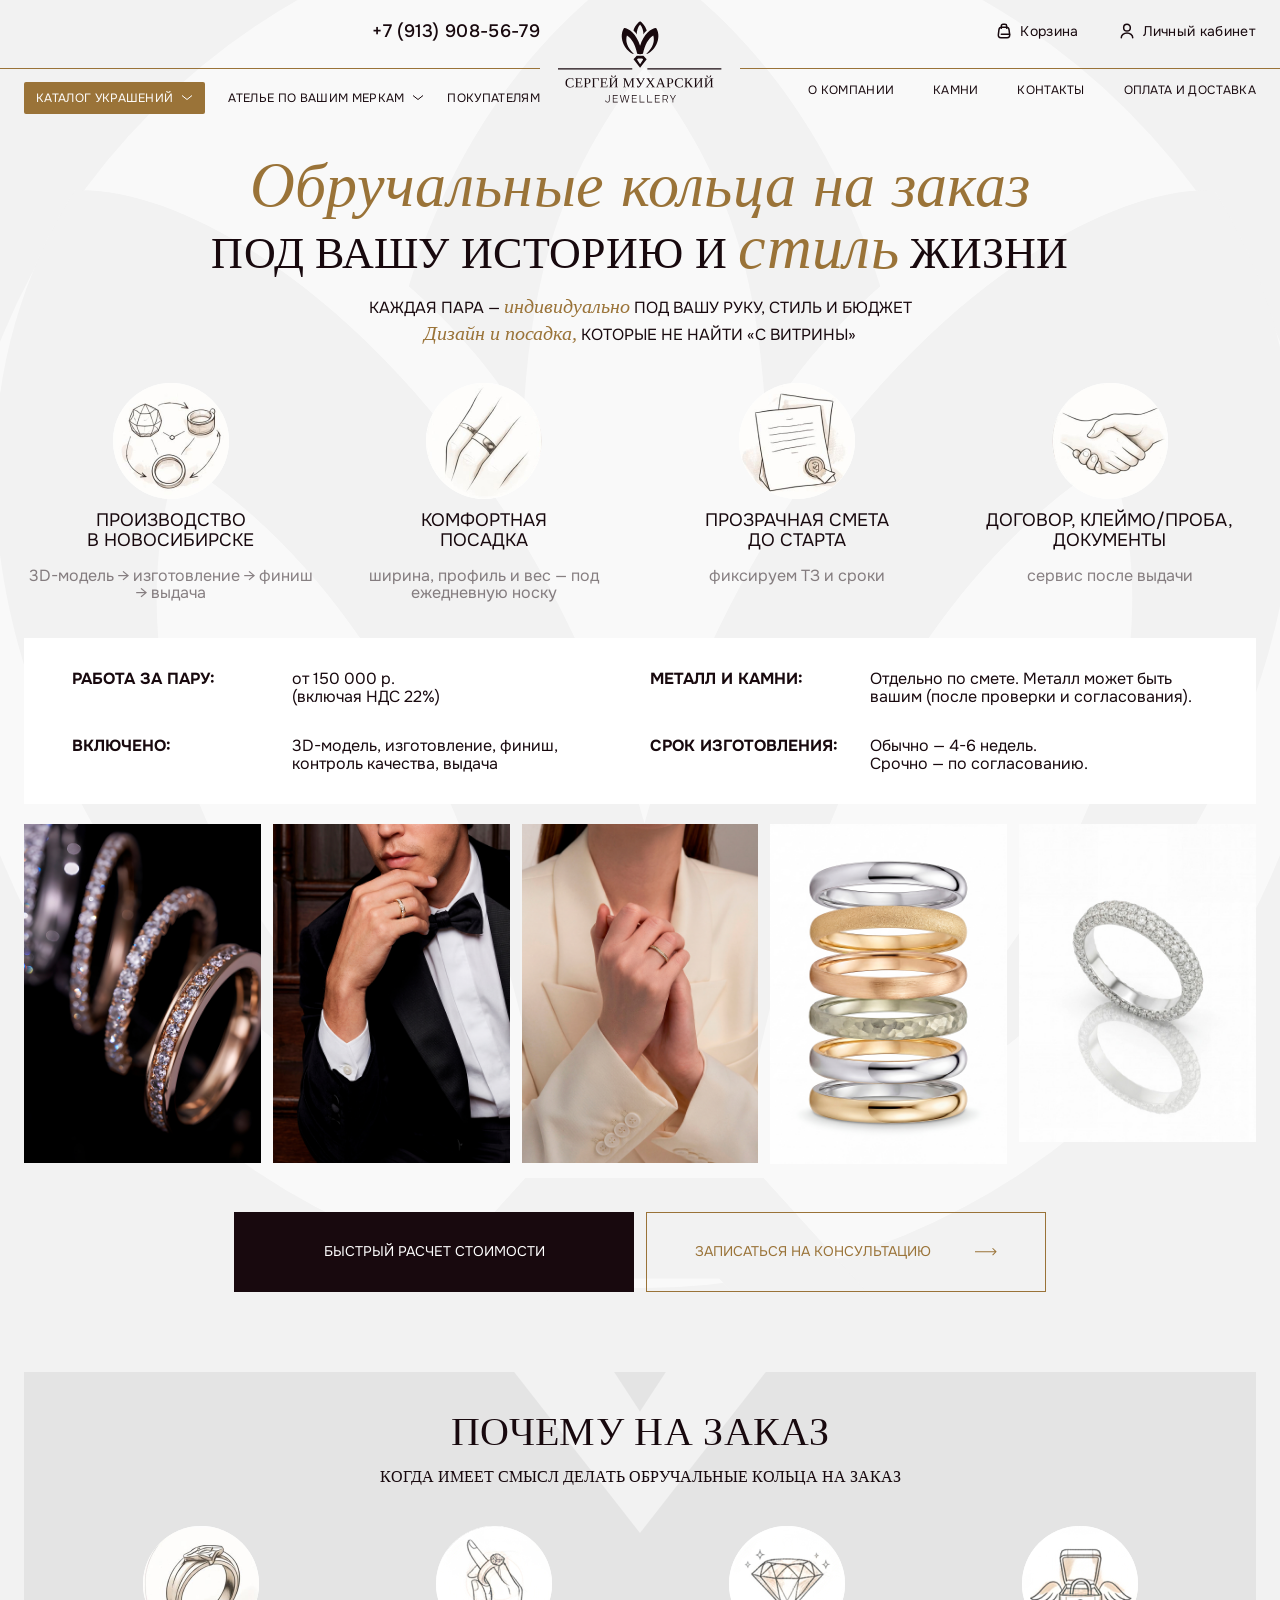
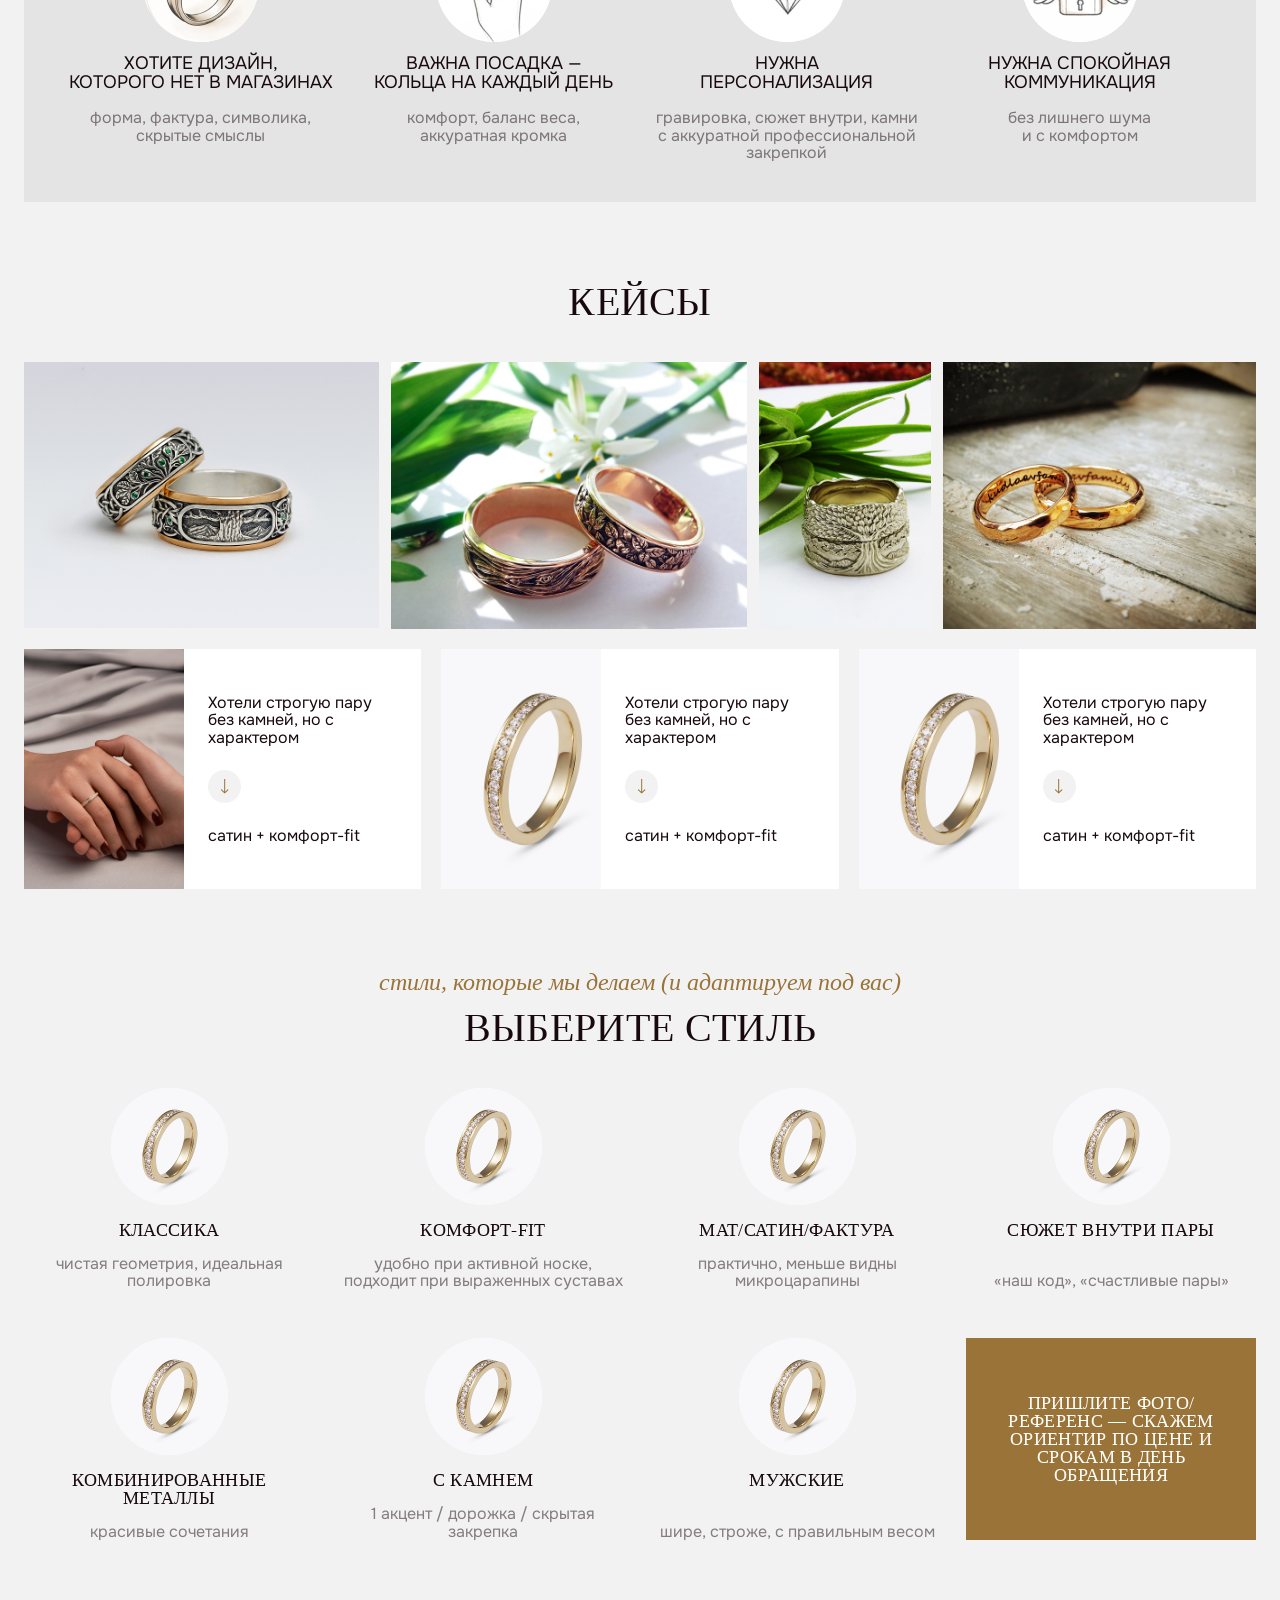
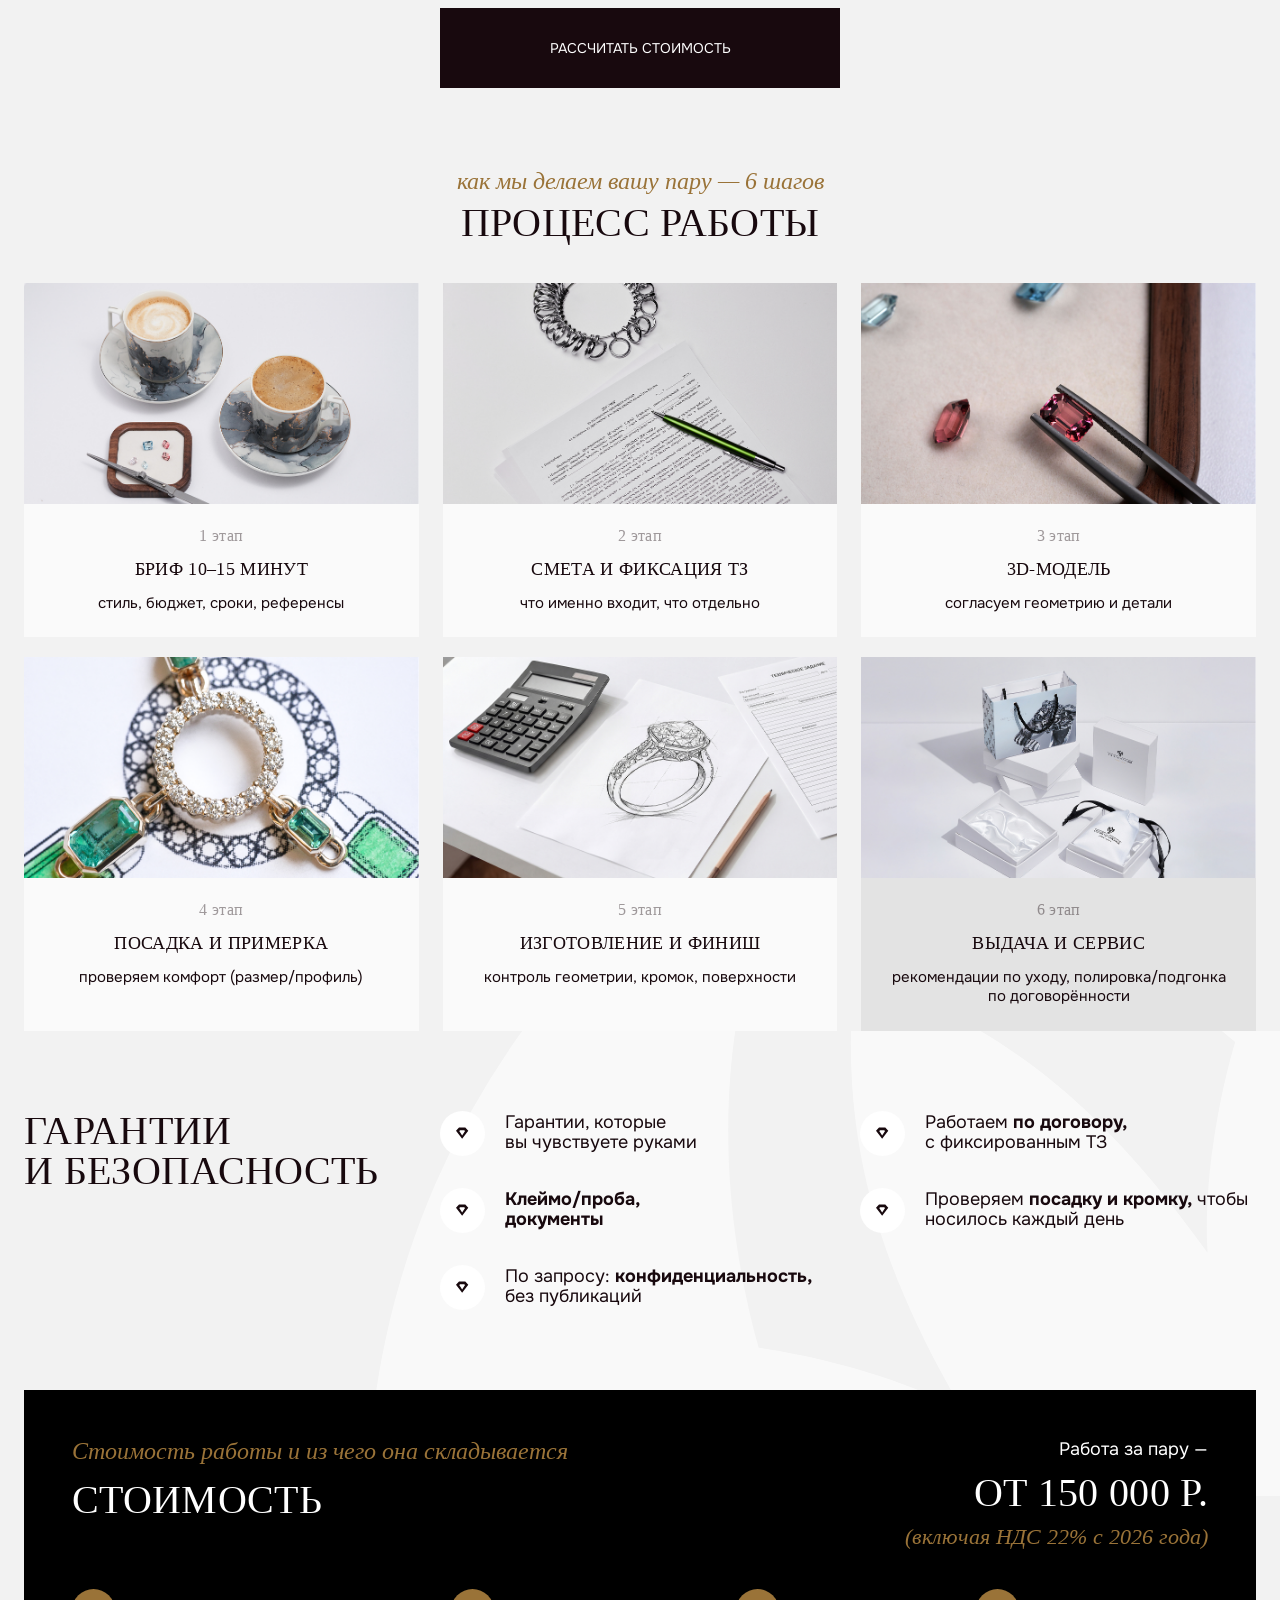
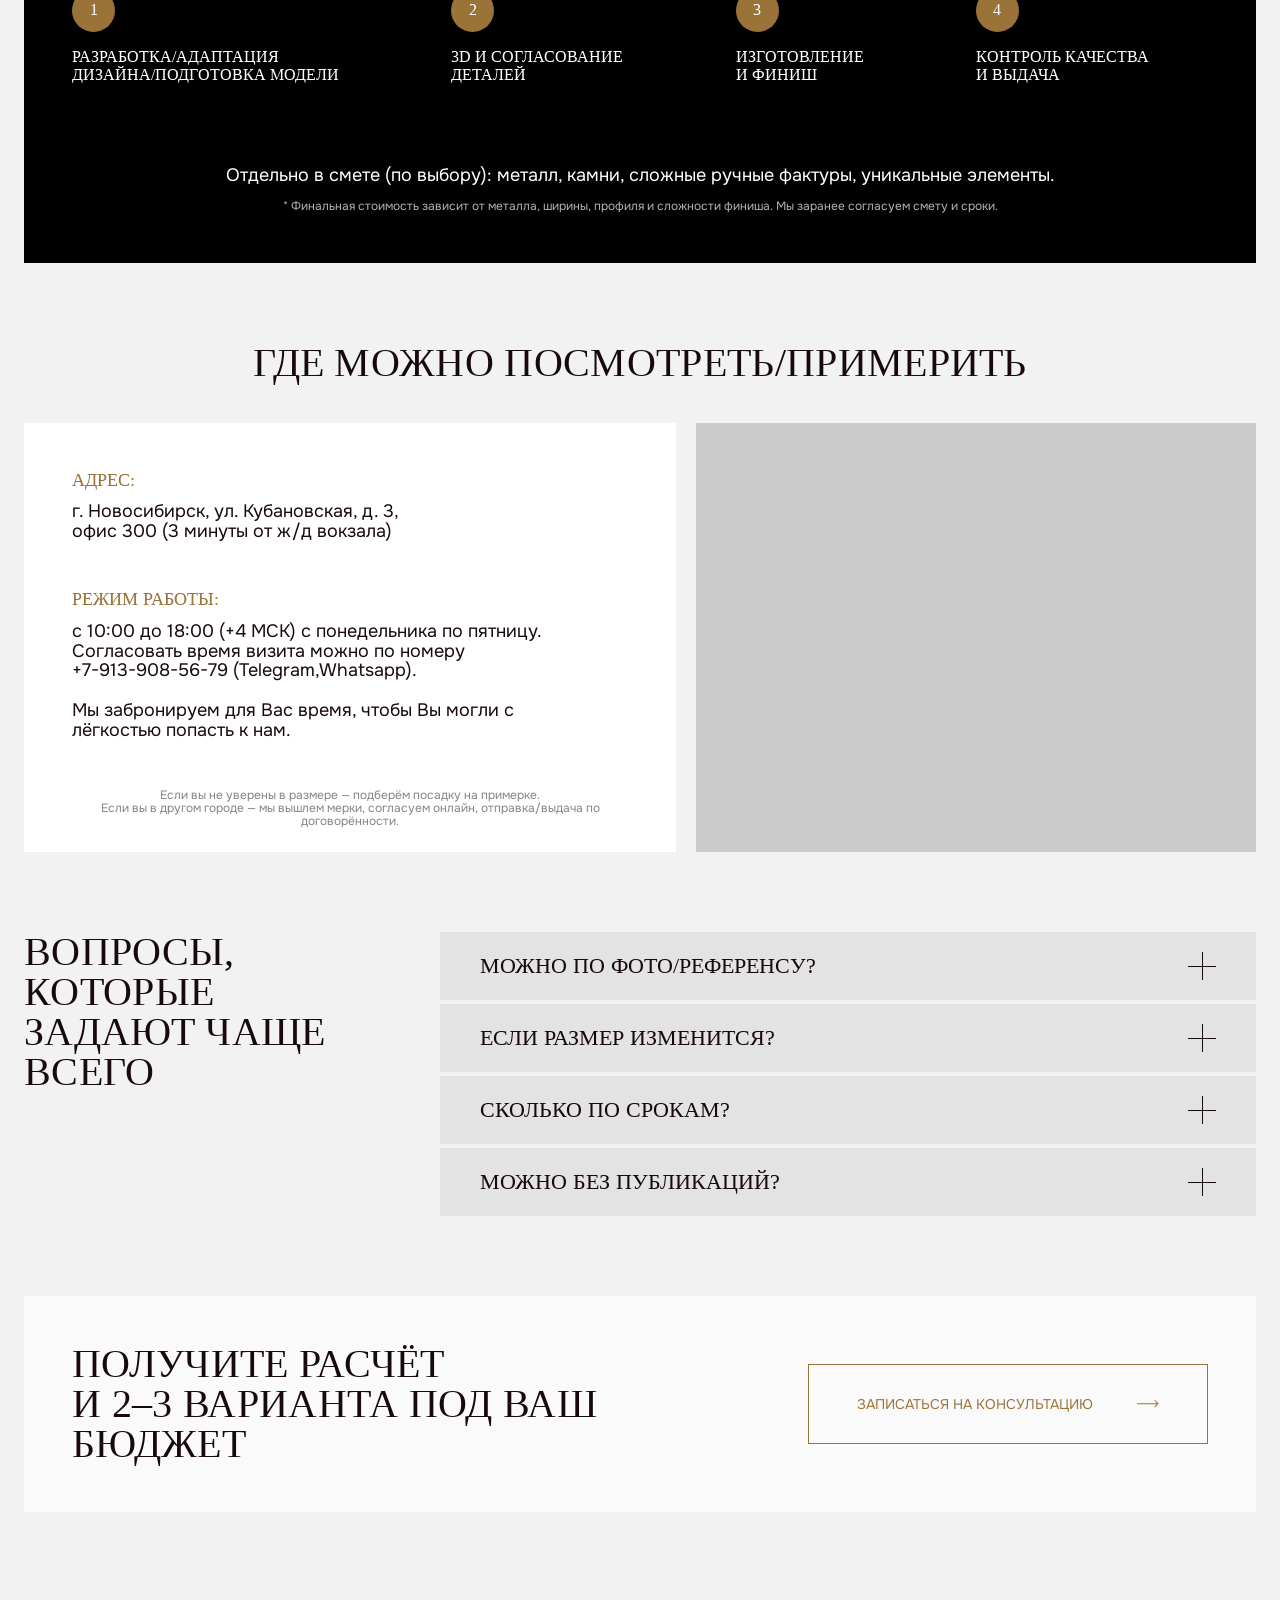
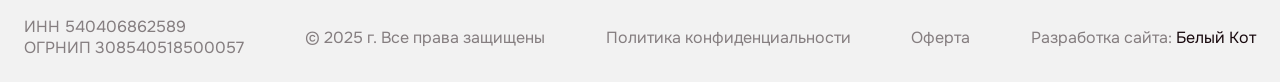
<file: wedding_rings.html>
<!DOCTYPE html>
<html lang="ru">
	<head>
		<meta http-equiv="Content-Type" content="text/html; charset=utf-8">

		<!-- Adapting the page for mobile devices -->
		<meta name="viewport" content="width=device-width, initial-scale=1, maximum-scale=1">

		<!-- Prohibition of phone number recognition -->
		<meta name="format-detection" content="telephone=no">
		<meta name="SKYPE_TOOLBAR" content ="SKYPE_TOOLBAR_PARSER_COMPATIBLE">

		<!-- Page title -->
		<title>Заголовок страницы</title>

		<!-- Meta description -->
		<meta name="description" content="">

		<!-- Meta Keywords -->
		<meta name="keywords" content="">

		<!-- Changing the color of the mobile browser panel -->
		<meta name="msapplication-TileColor" content="#18090E">
		<meta name="theme-color" content="#18090E">

		<!-- Connecting style files -->
		<link rel="stylesheet" href="css/reset.css">
		<link rel="stylesheet" href="css/swiper-bundle.min.css">
		<link rel="stylesheet" href="css/swiper.css">
		<link rel="stylesheet" href="css/fancybox.css">
		<link rel="stylesheet" href="css/styles.css">
		<link rel="stylesheet" href="css/fonts.css">

		<link rel="stylesheet" href="css/response_1439.css" media="print, (max-width: 1439px)">
		<link rel="stylesheet" href="css/response_1279.css" media="print, (max-width: 1279px)">
		<link rel="stylesheet" href="css/response_1023.css" media="print, (max-width: 1023px)">
		<link rel="stylesheet" href="css/response_767.css" media="print, (max-width: 767px)">
		<link rel="stylesheet" href="css/response_479.css" media="(max-width: 479px)">
	</head>

	<body>
		<div class="wrap">
			<div class="main">
				<header>
					<div class="logo">
						<img src="images/logo.svg" alt="">
					</div>


					<div class="top">
						<div class="cont">
							<div class="col">
								<div class="phone">
									<a href="tel:+7 (913) 908-56-79">+7 (913) 908-56-79</a>
								</div>
							</div>

							<div class="col">
								<div class="cart">
									<a href="/">
										<svg class="icon"><use xlink:href="images/sprite.svg#ic_cart"></use></svg>

										<span>Корзина</span>
									</a>
								</div>

								<div class="account">
									<a href="/">
										<svg class="icon"><use xlink:href="images/sprite.svg#ic_user"></use></svg>

										<span>Личный кабинет</span>
									</a>
								</div>
							</div>
						</div>
					</div>

					<div class="bottom">
						<div class="cont">
							<nav class="menu">
								<div class="col">
									<div class="item">
										<a href="/" class="mark sub_link">
											<span>Каталог украшений</span>

											<svg class="arr"><use xlink:href="images/sprite.svg#ic_arr_ver"></use></svg>
										</a>
									</div>

									<div class="item">
										<a href="/" class="sub_link">
											<span>Ателье по вашим меркам</span>

											<svg class="arr"><use xlink:href="images/sprite.svg#ic_arr_ver"></use></svg>
										</a>
									</div>

									<div class="item">
										<a href="/">
											<span>Покупателям</span>
										</a>
									</div>
								</div>

								<div class="col">
									<div class="item">
										<a href="/">
											<span>О компании</span>
										</a>
									</div>

									<div class="item">
										<a href="/">
											<span>Камни</span>
										</a>
									</div>

									<div class="item">
										<a href="/">
											<span>Контакты</span>
										</a>
									</div>

									<div class="item">
										<a href="/">
											<span>Оплата и доставка</span>
										</a>
									</div>
								</div>
							</nav>
						</div>
					</div>
				</header>


				<section class="mob_header">
					<div class="cont">
						<div class="logo">
							<img src="images/logo.svg" alt="">
						</div>

						<div class="phone">
							<a href="tel:+7 (913) 908-56-79">+7 (913) 908-56-79</a>
						</div>

						<div class="cart">
							<a href="/">
								<svg class="icon"><use xlink:href="images/sprite.svg#ic_cart"></use></svg>
							</a>
						</div>

						<div class="account">
							<a href="/">
								<svg class="icon"><use xlink:href="images/sprite.svg#ic_user"></use></svg>
							</a>
						</div>

						<button class="mob_menu_btn">
							<span></span>
						</button>
					</div>
				</section>


				<section class="wedding_rings block">
					<div class="cont">
						<div class="block_head center">
							<div class="title middle">
								<span>Обручальные кольца на заказ</span><br>
								под вашу историю и <span>стиль</span> жизни
							</div>

							<div class="sub_title">
								<div>КАЖДАЯ ПАРА — <span>индивидуально</span> ПОД ВАШУ РУКУ, СТИЛЬ И БЮДЖЕТ</div>

								<div><span>Дизайн и посадка,</span> которые не найти «с витрины»</div>
							</div>
						</div>

						<div class="advantages">
							<div class="grid_row">
								<div class="item">
									<picture class="image">
										<img src="images/tmp/wedding_rings_advantage1.jpg" alt="" loading="lazy">
									</picture>

									<div class="name">ПРОИЗВОДСТВО<br> В НОВОСИБИРСКЕ</div>

									<div class="desc">3D-модель → изготовление → финиш → выдача</div>
								</div>

								<div class="item">
									<picture class="image">
										<img src="images/tmp/wedding_rings_advantage2.jpg" alt="" loading="lazy">
									</picture>

									<div class="name">Комфортная<br> посадка</div>

									<div class="desc">ширина, профиль и вес — под ежедневную носку</div>
								</div>

								<div class="item">
									<picture class="image">
										<img src="images/tmp/wedding_rings_advantage3.jpg" alt="" loading="lazy">
									</picture>

									<div class="name">Прозрачная смета<br> до старта</div>

									<div class="desc">фиксируем ТЗ и сроки</div>
								</div>

								<div class="item">
									<picture class="image">
										<img src="images/tmp/wedding_rings_advantage4.jpg" alt="" loading="lazy">
									</picture>

									<div class="name">Договор, клеймо/проба, документы</div>

									<div class="desc">сервис после выдачи</div>
								</div>
							</div>
						</div>

						<div class="features">
							<div class="grid_row">
								<div class="item">
									<div class="label">Работа за пару:</div>

									<div class="val">от 150 000 р.<br> (включая НДС 22%)</div>
								</div>

								<div class="item">
									<div class="label">Металл и камни:</div>

									<div class="val">Отдельно по смете. Металл может быть вашим (после проверки и согласования).</div>
								</div>

								<div class="item">
									<div class="label">Включено:</div>

									<div class="val">3D-модель, изготовление, финиш,<br> контроль качества, выдача</div>
								</div>

								<div class="item">
									<div class="label">Срок изготовления:</div>

									<div class="val">Обычно — 4-6 недель.<br> Срочно — по согласованию.</div>
								</div>
							</div>
						</div>

						<div class="images">
							<div class="grid_row">
								<picture class="image">
									<img src="images/tmp/wedding_rings_image1.jpg" alt="" loading="lazy">
								</picture>

								<picture class="image">
									<img src="images/tmp/wedding_rings_image2.jpg" alt="" loading="lazy">
								</picture>

								<picture class="image">
									<img src="images/tmp/wedding_rings_image3.jpg" alt="" loading="lazy">
								</picture>

								<picture class="image">
									<img src="images/tmp/wedding_rings_image4.jpg" alt="" loading="lazy">
								</picture>

								<picture class="image">
									<img src="images/tmp/wedding_rings_image5.jpg" alt="" loading="lazy">
								</picture>
							</div>
						</div>

						<div class="btns">
							<button class="btn">
								<span>БЫСТРЫЙ РАСЧЕТ СТОИМОСТИ</span>
							</button>

							<button class="btn outlined">
								<span>Записаться на консультацию</span>

								<svg class="icon"><use xlink:href="images/sprite.svg#ic_arrow_hor"></use></svg>
							</button>
						</div>
					</div>
				</section>


				<section class="why_custom_made block">
					<div class="cont">
						<div class="data">
							<div class="block_head center">
								<div class="title">Почему на заказ</div>

								<div class="sub_title">
									<div>Когда имеет смысл делать обручальные кольца на заказ</div>
								</div>
							</div>

							<div class="grid_row">
								<div class="item">
									<picture class="image">
										<img src="images/tmp/why_custom_made_image1.jpg" alt="" loading="lazy">
									</picture>

									<div class="name">хотите дизайн,<br> которого нет в магазинах</div>

									<div class="desc">форма, фактура, символика, скрытые смыслы</div>
								</div>

								<div class="item">
									<picture class="image">
										<img src="images/tmp/why_custom_made_image2.jpg" alt="" loading="lazy">
									</picture>

									<div class="name">Важна посадка —<br> кольца на каждый день</div>

									<div class="desc">комфорт, баланс веса,<br> аккуратная кромка</div>
								</div>

								<div class="item">
									<picture class="image">
										<img src="images/tmp/why_custom_made_image3.jpg" alt="" loading="lazy">
									</picture>

									<div class="name">Нужна<br> персонализация</div>

									<div class="desc">гравировка, сюжет внутри, камни с аккуратной профессиональной закрепкой</div>
								</div>

								<div class="item">
									<picture class="image">
										<img src="images/tmp/why_custom_made_image4.jpg" alt="" loading="lazy">
									</picture>

									<div class="name">Нужна спокойная коммуникация</div>

									<div class="desc">без лишнего шума<br> и с комфортом</div>
								</div>
							</div>

							<picture class="bg">
								<img src="images/bg_why_custom_made.svg" alt="" loading="lazy">
							</picture>
						</div>
					</div>
				</section>


				<section class="cases2 block">
					<div class="cont">
						<div class="block_head center">
							<div class="title">кейсы</div>
						</div>

						<div class="images">
							<picture class="image">
								<img src="images/tmp/cases2_image1.jpg" alt="" loading="lazy" class="cover">
							</picture>

							<picture class="image">
								<img src="images/tmp/cases2_image2.jpg" alt="" loading="lazy" class="cover">
							</picture>

							<picture class="image">
								<img src="images/tmp/cases2_image3.jpg" alt="" loading="lazy" class="cover">
							</picture>

							<picture class="image">
								<img src="images/tmp/cases2_image4.jpg" alt="" loading="lazy" class="cover">
							</picture>
						</div>

						<div class="grid_row">
							<div class="case">
								<picture class="thumb">
									<img src="images/tmp/cases2_case_thumb1.jpg" alt="" loading="lazy" class="cover">
								</picture>

								<div class="info">
									<div>Хотели строгую пару без камней, но с характером</div>

									<div class="icon">
										<svg><use xlink:href="images/sprite.svg#ic_arrow_ver"></use></svg>
									</div>

									<div>сатин + комфорт-fit</div>
								</div>
							</div>

							<div class="case">
								<picture class="thumb">
									<img src="images/tmp/cases2_case_thumb2.jpg" alt="" loading="lazy" class="cover">
								</picture>

								<div class="info">
									<div>Хотели строгую пару без камней, но с характером</div>

									<div class="icon">
										<svg><use xlink:href="images/sprite.svg#ic_arrow_ver"></use></svg>
									</div>

									<div>сатин + комфорт-fit</div>
								</div>
							</div>

							<div class="case">
								<picture class="thumb">
									<img src="images/tmp/cases2_case_thumb2.jpg" alt="" loading="lazy" class="cover">
								</picture>

								<div class="info">
									<div>Хотели строгую пару без камней, но с характером</div>

									<div class="icon">
										<svg><use xlink:href="images/sprite.svg#ic_arrow_ver"></use></svg>
									</div>

									<div>сатин + комфорт-fit</div>
								</div>
							</div>
						</div>
					</div>
				</section>


				<section class="styles block">
					<div class="cont">
						<div class="data">
							<div class="block_head center">
								<div class="desc">стили, которые мы делаем (и адаптируем под вас)</div>

								<div class="title">Выберите стиль</div>
							</div>

							<div class="grid_row">
								<div class="item">
									<picture class="image">
										<img src="images/tmp/styles_image.jpg" alt="" loading="lazy">
									</picture>

									<div class="name">классика</div>

									<div class="desc">чистая геометрия, идеальная полировка</div>
								</div>

								<div class="item">
									<picture class="image">
										<img src="images/tmp/styles_image.jpg" alt="" loading="lazy">
									</picture>

									<div class="name">Комфорт-fit</div>

									<div class="desc">удобно при активной носке, подходит при выраженных суставах</div>
								</div>

								<div class="item">
									<picture class="image">
										<img src="images/tmp/styles_image.jpg" alt="" loading="lazy">
									</picture>

									<div class="name">Мат/сатин/фактура</div>

									<div class="desc">практично, меньше видны микроцарапины</div>
								</div>

								<div class="item">
									<picture class="image">
										<img src="images/tmp/styles_image.jpg" alt="" loading="lazy">
									</picture>

									<div class="name">Сюжет внутри пары</div>

									<div class="desc">«наш код», «счастливые пары»</div>
								</div>

								<div class="item">
									<picture class="image">
										<img src="images/tmp/styles_image.jpg" alt="" loading="lazy">
									</picture>

									<div class="name">Комбинированные<br> металлы</div>

									<div class="desc">красивые сочетания</div>
								</div>

								<div class="item">
									<picture class="image">
										<img src="images/tmp/styles_image.jpg" alt="" loading="lazy">
									</picture>

									<div class="name">С камнем</div>

									<div class="desc">1 акцент / дорожка / скрытая закрепка</div>
								</div>

								<div class="item">
									<picture class="image">
										<img src="images/tmp/styles_image.jpg" alt="" loading="lazy">
									</picture>

									<div class="name">Мужские</div>

									<div class="desc">шире, строже, с правильным весом</div>
								</div>

								<div class="send_photo">Пришлите фото/референс — скажем ориентир по цене и срокам в день обращения</div>
							</div>

							<div class="btns">
								<button class="btn">рассчитать стоимость</button>
							</div>
						</div>
					</div>
				</section>


				<section class="steps block">
					<div class="cont">
						<div class="block_head center">
							<div class="desc">как мы делаем вашу пару — 6 шагов</div>

							<div class="title">процесс работы</div>
						</div>

						<div class="grid_row">
							<div class="item">
								<picture class="thumb">
									<img src="images/tmp/steps_thumb1.jpg" alt="" loading="lazy" class="cover">
								</picture>

								<div class="info">
									<div class="number"><span></span> этап</div>

									<div class="name">Бриф 10–15 минут</div>

									<div class="desc">
										<p>стиль, бюджет, сроки, референсы</p>
									</div>
								</div>
							</div>

							<div class="item">
								<picture class="thumb">
									<img src="images/tmp/steps_thumb2.jpg" alt="" loading="lazy" class="cover">
								</picture>

								<div class="info">
									<div class="number"><span></span> этап</div>

									<div class="name">Смета и фиксация ТЗ</div>

									<div class="desc">
										<p>что именно входит, что отдельно</p>
									</div>
								</div>
							</div>

							<div class="item">
								<picture class="thumb">
									<img src="images/tmp/steps_thumb3.jpg" alt="" loading="lazy" class="cover">
								</picture>

								<div class="info">
									<div class="number"><span></span> этап</div>

									<div class="name">3D-модель</div>

									<div class="desc">
										<p>согласуем геометрию и детали</p>
									</div>
								</div>
							</div>

							<div class="item">
								<picture class="thumb">
									<img src="images/tmp/steps_thumb4.jpg" alt="" loading="lazy" class="cover">
								</picture>

								<div class="info">
									<div class="number"><span></span> этап</div>

									<div class="name">Посадка и примерка</div>

									<div class="desc">
										<p>проверяем комфорт (размер/профиль)</p>
									</div>
								</div>
							</div>

							<div class="item">
								<picture class="thumb">
									<img src="images/tmp/steps_thumb5.jpg" alt="" loading="lazy" class="cover">
								</picture>

								<div class="info">
									<div class="number"><span></span> этап</div>

									<div class="name">Изготовление и финиш</div>

									<div class="desc">
										<p>контроль геометрии, кромок, поверхности</p>
									</div>
								</div>
							</div>

							<div class="item">
								<picture class="thumb">
									<img src="images/tmp/steps_thumb6.jpg" alt="" loading="lazy" class="cover">
								</picture>

								<div class="info">
									<div class="number"><span></span> этап</div>

									<div class="name">Выдача и сервис</div>

									<div class="desc">
										<p>рекомендации по уходу, полировка/подгонка по договорённости</p>
									</div>
								</div>
							</div>
						</div>
					</div>
				</section>


				<section class="guarantees block">
					<div class="cont">
						<div class="row">
							<div class="block_head">
								<div class="title">гарантии<br> и безопасность</div>
							</div>

							<div class="data">
								<div class="grid_row">
									<div class="item">
										<div class="icon">
											<svg><use xlink:href="images/sprite.svg#ic_diamond"></use></svg>
										</div>

										<span>Гарантии, которые<br> вы чувствуете руками</span>
									</div>

									<div class="item">
										<div class="icon">
											<svg><use xlink:href="images/sprite.svg#ic_diamond"></use></svg>
										</div>

										<span>Работаем <b>по договору,</b><br> с фиксированным ТЗ</span>
									</div>

									<div class="item">
										<div class="icon">
											<svg><use xlink:href="images/sprite.svg#ic_diamond"></use></svg>
										</div>

										<span><b>Клеймо/проба,<br> документы</b></span>
									</div>

									<div class="item">
										<div class="icon">
											<svg><use xlink:href="images/sprite.svg#ic_diamond"></use></svg>
										</div>

										<span>Проверяем <b>посадку и кромку,</b> чтобы носилось каждый день </span>
									</div>

									<div class="item">
										<div class="icon">
											<svg><use xlink:href="images/sprite.svg#ic_diamond"></use></svg>
										</div>

										<span>По запросу: <b>конфиденциальность,</b><br> без публикаций</span>
									</div>
								</div>
							</div>
						</div>
					</div>

					<picture class="bg">
						<img src="images/bg_guarantees.svg" alt="" loading="lazy">
					</picture>
				</section>


				<section class="price_included block">
					<div class="cont">
						<div class="data">
							<div class="head">
								<div class="block_head">
									<div class="desc">Стоимость работы и из чего она складывается</div>

									<div class="title">стоимость</div>
								</div>

								<div class="price">
									<div>Работа за пару —</div>

									<div class="val">от 150 000 р.</div>

									<div class="nds">(включая НДС 22% с 2026 года)</div>
								</div>
							</div>

							<div class="items">
								<div>
									<div class="number"></div>

									<div>разработка/адаптация<br> дизайна/подготовка модели</div>
								</div>

								<div>
									<div class="number"></div>

									<div>3D и согласование<br> деталей</div>
								</div>

								<div>
									<div class="number"></div>

									<div>изготовление<br> и финиш</div>
								</div>

								<div>
									<div class="number"></div>

									<div>контроль качества<br> и выдача</div>
								</div>
							</div>

							<div class="exp">
								<p>Отдельно в смете (по выбору): металл, камни, сложные ручные фактуры, уникальные элементы.</p>

								<small>* Финальная стоимость зависит от металла, ширины, профиля и сложности финиша. Мы заранее согласуем смету и сроки.</small>
							</div>
						</div>
					</div>
				</section>


				<section class="contacts_block block">
					<div class="cont">
						<div class="block_head center">
							<div class="title">Где можно посмотреть/примерить</div>
						</div>

						<div class="row">
							<div class="data">
								<div class="item">
									<div class="label">Адрес:</div>

									<div class="val">
										<p>г. Новосибирск, ул. Кубановская, д. 3,<br> офис 300 (3 минуты от ж/д вокзала)</p>
									</div>
								</div>

								<div class="item">
									<div class="label">Режим работы:</div>

									<div class="val">
										<p>с 10:00 до 18:00 (+4 МСК) с понедельника по пятницу.<br> Согласовать время визита можно по номеру<br> +7-913-908-56-79 (Telegram,Whatsapp).</p>

										<p>Мы забронируем для Вас время, чтобы Вы могли с лёгкостью попасть к нам.</p>
									</div>
								</div>

								<div class="exp">Если вы не уверены в размере — подберём посадку на примерке.<br> Если вы в другом городе — мы вышлем мерки, согласуем онлайн, отправка/выдача по договорённости.</div>
							</div>

							<div class="map">

							</div>
						</div>
					</div>
				</section>


				<section class="FAQ block">
					<div class="cont row">
						<div class="block_head">
							<div class="title">Вопросы,<br> которые задают<br> чаще всего</div>
						</div>

						<div class="accordion">
							<div class="accordion_item">
								<div class="head">
									<div class="title">Можно по фото/референсу?</div>

									<div class="icon"></div>
								</div>

								<div class="data">
									<p>Да: государственное клеймо для изделий из драгоценных металлов. Документы на камни — если предусмотрены поставкой.</p>
								</div>
							</div>

							<div class="accordion_item">
								<div class="head">
									<div class="title">Если размер изменится?</div>

									<div class="icon"></div>
								</div>

								<div class="data">
									<p>Да: государственное клеймо для изделий из драгоценных металлов. Документы на камни — если предусмотрены поставкой.</p>
								</div>
							</div>

							<div class="accordion_item">
								<div class="head">
									<div class="title">Сколько по срокам?</div>

									<div class="icon"></div>
								</div>

								<div class="data">
									<p>Да: государственное клеймо для изделий из драгоценных металлов. Документы на камни — если предусмотрены поставкой.</p>
								</div>
							</div>

							<div class="accordion_item">
								<div class="head">
									<div class="title">Можно без публикаций?</div>

									<div class="icon"></div>
								</div>

								<div class="data">
									<p>Да: государственное клеймо для изделий из драгоценных металлов. Документы на камни — если предусмотрены поставкой.</p>
								</div>
							</div>
						</div>
					</div>
				</section>


				<section class="get_quote block">
					<div class="cont">
						<div class="data">
							<div class="block_head">
								<div class="title">Получите расчёт<br> и 2–3 варианта под ваш бюджет</div>
							</div>

							<button class="btn">
								<span>Записаться на консультацию</span>

								<svg class="icon"><use xlink:href="images/sprite.svg#ic_arrow_hor"></use></svg>
							</button>
						</div>
					</div>
				</section>
			</div>


			<footer>
				<div class="cont">
					<div class="requisites">
						<div>ИНН 540406862589</div>
						<div>ОГРНИП 308540518500057</div>
					</div>

					<div class="copyright">&copy; 2025 г. Все права защищены</div>

					<div class="link">
						<a href="/">Политика конфиденциальности</a>
					</div>

					<div class="link">
						<a href="/">Оферта</a>
					</div>

					<div class="creator">
						<a href="/" target="_blank" rel="noopener">Разработка сайта: <span>Белый Кот</span></a>
					</div>
				</div>
			</footer>


			<picture class="main_bg">
				<img src="images/main_bg.svg" alt="" loading="lazy">
			</picture>
		</div>


		<!-- Connecting javascript files -->
		<script src="js/jquery-3.7.1.min.js"></script>
		<script src="js/functions.js"></script>
		<script src="js/swiper-bundle.min.js"></script>
		<script src="js/imask.js"></script>
		<script src="js/fancybox.js"></script>
		<script src="js/fancybox.ru_RU.js"></script>
		<script src="js/nice-select2.js"></script>
		<script src="js/scripts.js"></script>
	</body>
</html>
</file>
<file: css/styles.css>
/*-------------------
    Global styles
-------------------*/
:root
{
    --bg: #f2f2f2;
    --bg_grey: #ccc;
    --bg_black: #000;
    --cont_padding: 30px;
    --cont_padding_double: calc(var(--cont_padding) * 2);
    --cont_padding_half: calc(var(--cont_padding) * .5);
    --content_width: 1380px;
    --scroll_width: 17px;
    --custom_scroll_width: 10px;
    --custom_scroll_height: 10px;
    --custom_scroll_border_radius: 0;
    --primary_color: #9a7338;
    --primary_color_soft: #eac896;
    --dark_color: #18090e;
    --light_color: #fff;
    --grey_color: rgba(24, 9, 14, .5);
    --font_size_xl: 20px;
    --font_size_l: 18px;
    --font_size: 16px;
    --font_size_s: 14px;
    --font_size_xs: 12px;
    --font_size_title_l: 63px;
    --font_size_title_m: 44px;
    --font_size_title: 40px;
    --font_size_title_s: 32px;
    --font_size_title_xs: 24px;
    --font_family: 'Onest', 'Arial', sans-serif;
    --font_family2: 'Liberation Serif', 'Arial', sans-serif;
    --block_head_offset: 40px;
    --block_padding_xl: 48px;
    --block_padding_l: 40px;
    --block_padding: 32px;
    --block_padding_s: 24px;
    --outside_gap: 80px;
    --outside_gap_s: 68px;
    --inner_gap_l: 28px;
    --inner_gap_m: 24px;
    --inner_gap: 20px;
    --inner_gap_s: 12px;
    --inner_gap_xs: 8px;
    --zero_px: calc(0 * 1px);
}


::selection
{
    color: var(--light_color);
    background: var(--primary_color);
}

::-moz-selection
{
    color: var(--light_color);
    background: var(--primary_color);
}



html
{
    height: 100%;
    min-height: -moz-available;
    min-height: -webkit-fill-available;
    min-height:         fill-available;
}


html.custom_scroll ::-webkit-scrollbar
{
    width: var(--custom_scroll_width);
    height: var(--custom_scroll_height);

    border-radius: var(--custom_scroll_border_radius);
    background-color: var(--bg);
}


html.custom_scroll ::-webkit-scrollbar-thumb
{
    border-radius: var(--custom_scroll_border_radius);
    background-color: var(--primary_color);
}


body
{
    height: 100%;
    min-height: -moz-available;
    min-height: -webkit-fill-available;
    min-height:         fill-available;

    font-family: var(--font_family);
    font-size: var(--font_size);
    font-weight: 400;
    line-height: normal;

    color: var(--dark_color);
}


button
{
    display: inline-block;

    font-family: inherit;
    font-size: inherit;
    font-weight: inherit;
    line-height: inherit;
    letter-spacing: inherit;

    cursor: pointer;
    vertical-align: top;

    color: inherit;
    border: none;
    background: none;
}


.wrap
{
    position: relative;
    z-index: 5;

    display: flex;
    overflow: clip;
    flex-direction: column;

    min-height: 100%;

    background: var(--bg);
}


.wrap > .main
{
    position: relative;
    z-index: 3;

    display: flex;
    flex: 1 0 auto;
    flex-direction: column;
}


.wrap .main_bg
{
    position: absolute;
    z-index: 1;
    top: 0;
    left: 50%;

    display: block;

    width: 1379px;

    transform: translateX(-50%);
    pointer-events: none;
}


.wrap .main_bg img
{
    display: block;

    width: 100%;
}


.cont
{
    width: 100%;
    max-width: calc(var(--content_width) + var(--cont_padding_double));
    margin-inline: auto;
    padding-inline: var(--cont_padding);
}



.block
{
    margin-bottom: var(--outside_gap);
}

.block.s_m
{
    margin-bottom: var(--outside_gap_s);
}

.block.no_m
{
    margin-bottom: 0;
}

.block.bg
{
    padding-block: var(--outside_gap);

    background: var(--bg_grey);
}



img.cover
{
    display: block;

    width: 100%;
    height: 100%;

    border-radius: inherit;

    object-fit: cover;
}



/*--------------
    Grid row
--------------*/
.grid_row
{
    display: flex;
    align-content: stretch;
    align-items: stretch;
    flex-wrap: wrap;
    justify-content: flex-start;

    margin-bottom: calc(var(--gap_y) * -1);
    margin-left: calc(var(--gap_x) * -1);

    --items_per_line: 3;
    --gap_x: var(--inner_gap);
    --gap_y: var(--inner_gap);
}


.grid_row.centered
{
    justify-content: center;
}


.grid_row > *
{
    width: calc(100% / var(--items_per_line) * var(--width_multiplier, 1) - var(--gap_x));
    margin-bottom: var(--gap_y);
    margin-left: var(--gap_x);
}



/*---------------
    Accordion
---------------*/
.accordion
{
    display: flex;
    flex-direction: column;
    gap: 4px;
}


.accordion_item
{
    background: #e3e3e3;
}


.accordion_item .head
{
    display: flex;
    align-content: center;
    align-items: center;
    flex-wrap: wrap;
    justify-content: space-between;
    gap: var(--inner_gap_m);

    padding-block: var(--inner_gap_m);
    padding-inline: 56px;

    cursor: pointer;
    transition: color .2s linear;
}


.accordion_item .head .title
{
    width: calc(100% - 32px - var(--inner_gap_m));

    font-family: var(--font_family2);
    font-size: calc(var(--font_size_title_xs) - 2px);
    line-height: 110%;

    text-transform: uppercase;
}


.accordion_item .head .icon
{
    position: relative;

    width: 32px;

    aspect-ratio: 1 / 1;
}


.accordion_item .head .icon:before,
.accordion_item .head .icon:after
{
    position: absolute;
    inset: 0;

    display: block;

    width: 100%;
    height: 1px;
    margin: auto;

    content: '';

    background: currentColor;
}


.accordion_item .head .icon:after
{
    width: 1px;
    height: 100%;

    transition: opacity .2s linear;
}


.accordion_item .data
{
    display: none;

    margin-top: calc(var(--inner_gap_xs) * -1);
    padding-block: 0 var(--inner_gap_m);
    padding-inline: 56px;

    font-size: calc(var(--font_size) - 1px);
    line-height: 130%;
}


.accordion_item .head:hover,
.accordion_item.active .head
{
    color: var(--primary_color);
}


.accordion_item.active .head .icon:after
{
    opacity: 0;
}



/*------------
    Header
------------*/
header
{
    position: relative;
    z-index: 9;

    margin-bottom: var(--outside_gap_s);


    &.s_m
    {
        margin-bottom: var(--block_padding);
    }
}


header:before,
header:after
{
    position: absolute;
    top: 90px;
    left: 0;

    display: block;

    width: calc(50% - 126px);
    height: 1px;

    content: '';
    pointer-events: none;

    background: var(--primary_color);
}


header:after
{
    right: 0;
    left: auto;
}



header .top
{
    position: relative;
    z-index: 3;

    padding-block: var(--inner_gap_l) var(--block_padding_l);
}


header .bottom
{
    position: relative;
    z-index: 3;

    padding-block: var(--inner_gap) 0;
}



header .cont
{
    display: flex;
    align-content: center;
    align-items: center;
    flex-wrap: wrap;
    justify-content: space-between;
}



header .logo
{
    position: absolute;
    z-index: 3;
    top: var(--inner_gap_l);
    left: 50%;

    display: block;

    margin-inline: auto;

    transform: translateX(-50%);
    text-decoration: none;

    color: currentColor;
}


header .logo img
{
    display: block;

    width: 212px;
    height: 111px;
}



header .top .col
{
    display: flex;
    align-content: center;
    align-items: center;
    flex-wrap: wrap;
    justify-content: flex-end;
    gap: var(--block_padding_l);

    width: 552px;
    max-width: 100%;
}


header .top .col + .col
{
    width: 485px;
}



header .phone
{
    font-size: var(--font_size_l);
    font-weight: 500;
    letter-spacing: .32px;
}


header .phone a
{
    white-space: nowrap;
    text-decoration: none;

    color: currentColor;
}



header .cart a,
header .account a
{
    display: flex;
    align-content: center;
    align-items: center;
    flex-wrap: wrap;
    justify-content: flex-start;
    gap: var(--inner_gap_xs);

    font-size: var(--font_size_s);
    letter-spacing: .32px;

    transition: color .2s linear;
    text-decoration: none;

    color: currentColor;
}


header .cart a .icon,
header .account a .icon
{
    display: block;

    width: 16px;

    aspect-ratio: 1 / 1;
}


header .cart a:hover,
header .cart a.active,
header .account a:hover,
header .account a.active
{
    color: var(--primary_color);
}



header .menu
{
    display: flex;
    align-content: flex-start;
    align-items: flex-start;
    flex-wrap: wrap;
    justify-content: space-between;

    width: 100%;
}


header .menu .col
{
    display: flex;
    align-content: center;
    align-items: center;
    flex-wrap: wrap;
    justify-content: space-between;

    width: 552px;
    max-width: 100%;
}


header .menu .col + .col
{
    width: 485px;
}


header .menu .item
{
    position: relative;
}


header .menu .item > a
{
    display: flex;
    align-content: center;
    align-items: center;
    flex-wrap: wrap;
    justify-content: center;
    gap: var(--inner_gap_xs);

    font-size: var(--font_size_xs);
    letter-spacing: .32px;

    transition: .2s linear;
    text-decoration: none;
    text-transform: uppercase;

    color: currentColor;
}


header .menu .item > a.mark
{
    padding-block: var(--inner_gap_xs);
    padding-inline: var(--inner_gap_s);

    color: var(--light_color);
    border-radius: 2px;
    background: var(--primary_color);
}


header .menu .item > a .arr
{
    display: block;

    width: 12px;
    height: 6px;
}


header .menu .item:hover > a:not(.mark),
header .menu .item > a:not(.mark).active
{
    color: var(--primary_color);
}



/*-----------------
    Mob. header
-----------------*/
.mob_header
{
    position: relative;
    z-index: 9;

    display: none;

    margin-bottom: var(--inner_gap);
    padding-block: var(--inner_gap_s);
}


.mob_header .cont
{
    display: flex;
    align-content: center;
    align-items: center;
    flex-wrap: wrap;
    justify-content: space-between;
}



.mob_header .logo
{
    display: block;

    margin-right: auto;

    text-decoration: none;

    color: currentColor;
}


.mob_header .logo img
{
    display: block;

    width: auto;
    height: 80px;
}



.mob_header .phone
{
    margin-right: var(--inner_gap_l);

    font-size: var(--font_size_l);
    font-weight: 500;
    letter-spacing: .32px;
}


.mob_header .phone a
{
    white-space: nowrap;
    text-decoration: none;

    color: currentColor;
}



.mob_header .cart,
.mob_header .account
{
    margin-left: var(--inner_gap_xs);
}


.mob_header .cart a,
.mob_header .account a
{
    display: flex;
    align-content: center;
    align-items: center;
    flex-wrap: wrap;
    justify-content: center;

    width: 40px;

    transition: color .2s linear;
    text-decoration: none;

    color: currentColor;

    aspect-ratio: 1 / 1;
}


.mob_header .cart a .icon,
.mob_header .account a .icon
{
    display: block;

    width: 20px;

    aspect-ratio: 1 / 1;
}


.mob_header .cart a:hover,
.mob_header .cart a.active,
.mob_header .account a:hover,
.mob_header .account a.active
{
    color: var(--primary_color);
}



.mob_header .mob_menu_btn
{
    display: flex;
    align-content: center;
    align-items: center;
    flex-wrap: wrap;
    justify-content: center;

    width: 40px;
    margin-left: var(--inner_gap_xs);

    aspect-ratio: 1 / 1;
}


.mob_header .mob_menu_btn span
{
    position: relative;

    display: block;

    width: 24px;
    height: 2px;

    transition: background .2s linear;

    background: currentColor;
}


.mob_header .mob_menu_btn span:before,
.mob_header .mob_menu_btn span:after
{
    position: absolute;
    top: -8px;
    left: 0;

    display: block;

    width: 100%;
    height: 100%;

    content: '';
    transition: background .2s linear;

    background: currentColor;
}


.mob_header .mob_menu_btn span:after
{
    top: 8px;
}


.mob_header .mob_menu_btn.active span
{
    background: transparent;
}


.mob_header .mob_menu_btn.active span:before
{
    top: 0;

    transform: rotate(-45deg);
}


.mob_header .mob_menu_btn.active span:after
{
    top: 0;

    transform: rotate(45deg);
}



/*----------------
    Block head
----------------*/
.block_head
{
    display: flex;
    flex-direction: column;
    gap: var(--inner_gap_l);

    margin-bottom: var(--block_head_offset);
}


.block_head.center
{
    align-content: center;
    align-items: center;

    text-align: center;
}


.block_head .title
{
    font-family: var(--font_family2);
    font-size: var(--font_size_title);
    line-height: 1;
    letter-spacing: .32px;

    text-transform: uppercase;
}


.block_head .title span
{
    font-style: italic;

    text-transform: none;

    color: var(--primary_color);
}


.block_head .title.big
{
    font-size: var(--font_size_title_l);
}


.block_head .title.big span
{
    font-size: 82px;
}


.block_head .title.middle
{
    font-size: var(--font_size_title_m);
}


.block_head .title.middle span
{
    font-size: 62px;
}


.block_head .title.small
{
    font-size: var(--font_size_title_s);
}


.block_head .title.none_uppercase
{
    text-transform: none;
}


.block_head .sub_title
{
    display: flex;
    flex-direction: column;
    gap: var(--inner_gap_xs);

    font-size: calc(var(--font_size_l) - 1px);
    line-height: 110%;

    text-transform: uppercase;
}


.block_head .sub_title span
{
    font-family: var(--font_family2);
    font-size: calc(var(--font_size_xl) + 2px);
    font-style: italic;

    text-transform: none;

    color: var(--primary_color);
}


.block_head .desc
{
    font-family: var(--font_family2);
    font-size: var(--font_size_title_xs);
    font-style: italic;
    line-height: 110%;

    color: var(--primary_color);
}


.block_head .desc.big
{
    font-size: calc(var(--font_size_title_xs) + 3px);
}



/*------------------
    Form elements
------------------*/
.form
{
    --form_border_color: #000;
    --form_border_color_focus: var(--primary_color);
    --form_error_color: red;
    --form_bg_color: var(--light_color);
    --form_placeholder_color: var(--grey_color);
    --form_columns_gap: 10px;
    --form_line_gap: 10px;
    --form_input_height: 50px;
    --form_input_padding_inline: var(--inner_gap);
    --form_textarea_height: 100px;
    --form_textarea_padding_block: var(--inner_gap);
    --form_textarea_padding_inline: var(--inner_gap);
}


.form ::-webkit-input-placeholder
{
    color: var(--form_placeholder_color);
}

.form :-moz-placeholder
{
    color: var(--form_placeholder_color);
}

.form ::-moz-placeholder
{
    opacity: 1;
    color: var(--form_placeholder_color);
}

.form :-ms-input-placeholder
{
    color: var(--form_placeholder_color);
}


.form .cols
{
    display: flex;
    align-content: flex-start;
    align-items: flex-start;
    flex-wrap: wrap;
    justify-content: space-between;
}


.form .cols .col
{
    width: calc(50% - 16px);
}


.form .columns
{
    display: flex;
    align-content: flex-start;
    align-items: flex-start;
    flex-wrap: wrap;
    justify-content: flex-start;

    margin-left: calc(var(--form_columns_gap) * -1);
}


.form .columns > *
{
    width: calc(50% - var(--form_columns_gap));
    margin-left: var(--form_columns_gap);
}


.form .line
{
    margin-bottom: var(--form_line_gap);
}


.form .field
{
    position: relative;
}


.form .label
{
    margin-bottom: 8px;

    font-size: 13px;
    font-weight: 500;
    line-height: 146.154%;

    color: #262629;
}


.form .input
{
    display: block;

    width: 100%;
    height: var(--form_input_height);
    padding-inline: var(--form_input_padding_inline);

    font-family: var(--font_family);
    font-size: var(--font_size);

    transition: border-color .2s linear;

    color: var(--dark_color);
    border: 1px solid var(--form_border_color);
    background: var(--form_bg_color);
}

.form .input:-webkit-autofill
{
    -webkit-box-shadow: inset 0 0 0 50px var(--form_bg_color) !important;
}


.form textarea
{
    display: block;

    width: 100%;
    height: var(--form_textarea_height);
    padding-block: var(--form_textarea_padding_block);
    padding-inline: var(--form_textarea_padding_inline);

    font-family: var(--font_family);
    font-size: var(--font_size);

    resize: none;
    transition: border-color .2s linear;

    color: var(--dark_color);
    border: 1px solid var(--form_border_color);
    background: var(--form_bg_color);

    --custom_scroll_width: 4px;
    --custom_scroll_height: 4px;
}


.form select
{
    display: none;
}


.form .nice-select
{
    position: relative;

    cursor: pointer;
}


.form .nice-select > .current,
.form .nice-select .multiple-options
{
    display: flex;
    align-content: center;
    align-items: center;
    flex-wrap: wrap;
    justify-content: flex-start;

    height: var(--form_input_height);
    padding-inline: var(--form_input_padding_inline) var(--outside_gap_s);

    color: var(--form_placeholder_color);
    border: 1px solid var(--form_border_color);
    background: var(--form_bg_color);
}


.form .nice-select > .current span
{
    overflow: hidden;

    white-space: nowrap;
    text-overflow: ellipsis;
}


.form .nice-select-dropdown
{
    position: absolute;
    z-index: 9;
    top: 100%;
    right: 0;

    visibility: hidden;
    overflow: hidden;

    min-width: 100%;
    margin-top: -1px;
    padding-block: var(--inner_gap_s);

    transition: .2s linear;
    transform: none;

    opacity: 0;
    border: 1px solid var(--form_border_color_focus);
    background: var(--form_bg_color);
}


.form .nice-select .list .option
{
    display: block;

    padding-block: var(--inner_gap_xs);
    padding-inline: var(--form_input_padding_inline);

    font-size: calc(var(--font_size) - 1px);

    list-style-type: none;

    cursor: pointer;
    transition: color .2s linear;
    white-space: nowrap;

    color: var(--black_color);
}


.form .nice-select .list .option:hover,
.form .nice-select .list .option.selected
{
    color: var(--primary_color);
}


.form .nice-select .list .option:empty
{
    display: none;
}


.form select ~ .arr
{
    position: absolute;
    top: 0;
    right: var(--inner_gap);
    bottom: 0;

    display: block;

    width: 19px;
    height: 9px;
    margin-block: auto;

    transition: transform .2s linear;
    pointer-events: none;
}


.form .nice-select.open .nice-select-dropdown
{
    visibility: visible;

    transform: none;

    opacity: 1;
}


.form .nice-select.open ~ .arr
{
    transform: rotate(180deg);
}


.form select.selected + .nice-select > .current,
.form select.selected + .nice-select .multiple-options
{
    color: var(--dark_color);
}


.form .input:focus,
.form textarea:focus,
.form .nice-select.open .current,
.form .nice-select.open .multiple-options
{
    border-color: var(--form_border_color_focus);
}


.form .error
{
    border-color: var(--form_error_color);
}


.form .error_text
{
    margin-top: 4px;

    font-size: var(--font_size_xs);

    color: var(--form_error_color);
}


.form .file label
{
    display: block;

    cursor: pointer;
}


.form .file label input
{
    display: none;
}


.form .file label div
{
    display: flex;
    align-content: center;
    align-items: center;
    flex-wrap: wrap;
    justify-content: center;

    height: var(--form_input_height);
    padding-inline: var(--form_input_padding_inline);

    font-size: calc(var(--font_size_xs) + 1px);
    line-height: 130%;

    transition: .2s linear;

    color: var(--grey_color);
    border: 1px dashed rgba(0, 0, 0, .50);
    background: rgba(230, 230, 230, .25);
}


.form .file label span
{
    overflow: hidden;

    white-space: nowrap;
    text-overflow: ellipsis;
}


.form .file label:hover div
{
    border-color: var(--primary_color);
}


.form .submit_btn
{
    display: flex;
    align-content: center;
    align-items: center;
    flex-wrap: wrap;
    justify-content: space-between;

    width: 100%;
    height: var(--form_input_height);
    padding-inline: var(--block_padding_l);

    font-size: calc(var(--font_size_xs) + 1px);
    line-height: 110%;

    transition: background .2s linear;
    text-transform: uppercase;

    color: var(--light_color);
    background: var(--dark_color);
}


.form .submit_btn .icon
{
    display: block;

    width: 22px;
    height: 8px;
}


.form .submit_btn:hover
{
    background: var(--primary_color);
}


.form .agree
{
    font-size: var(--font_size_xs);
    line-height: 130%;

    color: var(--grey_color);
}



/*---------------
    Page head
---------------*/
.page_head
{
    margin-bottom: var(--inner_gap);


    .breadcrumbs
    {
        display: flex;
        align-content: center;
        align-items: center;
        flex-wrap: wrap;
        justify-content: flex-start;
        gap: var(--inner_gap_s);

        padding-inline: var(--inner_gap);

        font-size: var(--font_size_xs);
        line-height: 150%;

        color: #737373;



        a
        {
            transition: color .2s linear;
            text-decoration: none;

            color: currentColor;


            @media (hover: hover) and (pointer: fine)
            {
                &:hover
                {
                    color: var(--primary_color);
                }
            }
        }
    }
}



/*-------------------
    First section
-------------------*/
.first_section .data
{
    display: flex;
    align-content: stretch;
    align-items: stretch;
    flex-wrap: wrap;
    justify-content: space-between;

    padding-block: 43px;
    padding-inline: 59px 75px;

    border-left: 1px solid var(--primary_color);
    background: var(--light_color);
}


.first_section .col
{
    display: flex;
    flex-direction: column;
    justify-content: space-between;
    gap: var(--outside_gap_s);

    width: 655px;
    max-width: 100%;
}


.first_section .col + .col
{
    width: calc(100% - 655px - 46px);
}


.first_section .title
{
    font-family: var(--font_family2);
    font-size: var(--font_size_title_s);
    line-height: 1;
    letter-spacing: .295px;

    text-transform: uppercase;
}


.first_section .title span:not(.primary)
{
    margin-left: var(--block_padding_l);
}


.first_section .title .primary
{
    color: var(--primary_color);
}


.first_section .items
{
    display: flex;
    flex-direction: column;
    gap: var(--block_padding_l);

    font-size: var(--font_size_s);
    line-height: 110%;
}


.first_section .items span
{
    font-family: var(--font_family2);
    font-size: var(--font_size_xl);
    font-style: italic;

    color: var(--primary_color);
}


.first_section .desc
{
    font-size: var(--font_size_xl);
    line-height: 130%;
}


.first_section .btns
{
    display: flex;
    flex-direction: column;
    gap: var(--inner_gap_s);
}


.first_section .btns .btn
{
    display: flex;
    align-content: center;
    align-items: center;
    flex-wrap: wrap;
    justify-content: center;
    gap: var(--block_padding);

    width: 100%;
    height: 87px;
    padding-inline: var(--inner_gap_l);

    font-size: var(--font_size_s);
    line-height: 110%;

    transition: .2s linear;
    text-transform: uppercase;

    color: var(--light_color);
    background: var(--dark_color);
}


.first_section .btns .btn span
{
    max-width: calc(100% - 22px - var(--block_padding));
}


.first_section .btns .btn .icon
{
    display: block;

    width: 22px;
    height: 8px;
}


.first_section .btns .btn:hover
{
    background: var(--primary_color);
}


.first_section .btns .btn.outlined
{
    color: var(--primary_color);
    border: 1px solid var(--primary_color);
    background: none;
}


.first_section .btns .btn.outlined:hover
{
    color: var(--light_color);
    background: var(--primary_color);
}



/*----------
    When
----------*/
.when .block_head
{
    margin-bottom: var(--block_padding_xl);
}


.when .grid_row
{
    --items_per_line: 4;
}


.when .item
{
    display: flex;
    flex-direction: column;

    padding-bottom: var(--inner_gap_s);

    text-align: center;
}


.when .item .image
{
    display: flex;
    align-content: center;
    align-items: center;
    flex-wrap: wrap;
    justify-content: center;

    width: 130px;
    margin-inline: auto;

    border-radius: 50%;
    background: #f2f2f2;

    aspect-ratio: 1 / 1;
}


.when .item .image img
{
    display: block;

    max-width: 100%;
    max-height: 100%;
}


.when .item .name
{
    font-size: var(--font_size_xl);
    line-height: 110%;

    text-transform: uppercase;
}


.when .item .desc
{
    margin-top: 16px;

    line-height: 110%;

    color: var(--grey_color);
}



/*------------
    Why we
------------*/
.why_we
{
    padding-block: 60px;

    background: var(--light_color);
}



.why_we .head
{
    display: flex;
    align-content: center;
    align-items: center;
    flex-wrap: wrap;
    justify-content: space-between;
    gap: var(--inner_gap);

    margin-bottom: var(--block_padding_l);
}


.why_we .head .block_head
{
    margin-bottom: 0;
}


.why_we .head .items
{
    display: flex;
    align-content: center;
    align-items: center;
    flex-wrap: wrap;
    justify-content: flex-start;
    gap: var(--inner_gap);

    line-height: 110%;
}


.why_we .head .items .sep
{
    display: block;

    width: 11px;

    color: var(--primary_color);

    aspect-ratio: 1 / 1;
}



.why_we .data
{
    display: flex;
    align-content: flex-start;
    align-items: flex-start;
    flex-wrap: wrap;
    justify-content: flex-start;
}



.why_we .col_left
{
    display: flex;
    flex-direction: column;
    gap: 25px;

    width: 510px;
    max-width: 100%;
}


.why_we .col_right
{
    display: flex;
    flex-direction: column;
    gap: var(--block_padding);

    width: calc(100% - 794px);
}



.why_we .design
{
    position: relative;

    display: flex;
    flex-direction: column;
    gap: var(--inner_gap);

    height: 400px;
    padding: 34px;

    color: var(--light_color);
    background: var(--bg_black);
}


.why_we .design > *
{
    position: relative;
    z-index: 3;
}


.why_we .design .title
{
    width: 375px;
    max-width: 100%;

    font-family: var(--font_family2);
    font-size: var(--font_size_title_xs);
    font-style: italic;
    line-height: 1;

    color: var(--primary_color_soft);
}


.why_we .design .desc
{
    font-size: var(--font_size_s);
    line-height: 110%;
}


.why_we .design .thumb
{
    position: absolute;
    z-index: 1;
    inset: 0;

    display: block;

    pointer-events: none;
}



.why_we .certs
{
    padding-inline: var(--inner_gap);
}


.why_we .certs .item
{
    display: block;

    text-decoration: none;

    color: currentColor;
}


.why_we .certs .item .thumb
{
    display: block;
}


.why_we .certs .item .thumb img
{
    display: block;

    width: 100%;
}



.why_we .boss
{
    display: flex;
    flex-direction: column;
    gap: var(--block_padding_l);

    width: 284px;
    max-width: 100%;
}


.why_we .boss .image
{
    display: block;
}


.why_we .boss .image img
{
    display: block;

    width: 100%;
}


.why_we .boss .desc
{
    width: 280px;
    max-width: 100%;

    font-family: var(--font_family2);
    font-size: calc(var(--font_size_title_xs) + 2px);
    line-height: 110%;

    text-transform: uppercase;
}



.why_we .banners
{
    display: flex;
    align-content: stretch;
    align-items: stretch;
    flex-wrap: wrap;
    justify-content: flex-start;
}


.why_we .banners .banner
{
    position: relative;

    display: flex;
    flex-direction: column;
    justify-content: flex-end;
    gap: 15px;

    width: 50%;
    height: 456px;
    padding-block: var(--inner_gap);
    padding-inline: var(--block_padding);

    color: var(--light_color);
    background: var(--dark_color);
}


.why_we .banners .banner > *
{
    position: relative;
    z-index: 3;
}


.why_we .banners .banner .name
{
    font-family: var(--font_family2);
    font-size: var(--font_size_title_xs);
    font-style: italic;
    line-height: 1;
}


.why_we .banners .banner .desc
{
    width: 200px;
    max-width: 100%;

    font-size: var(--font_size_s);
    line-height: 110%;
}


.why_we .banners .banner .image
{
    position: absolute;
    z-index: 1;
    inset: 0;

    display: block;
}


.why_we .banners .banner .image:before
{
    position: absolute;
    inset: 0;

    display: block;

    content: '';

    background: linear-gradient(180deg, rgba(0, 0, 0, .00) 43.07%, rgba(0, 0, 0, .70) 83.87%);
}



.why_we .landmark
{
    position: relative;

    display: flex;
    flex-direction: column;
    gap: var(--block_padding_l);

    margin-right: var(--inner_gap);
    margin-left: var(--block_padding_l);
    padding-top: var(--inner_gap_s);
}


.why_we .landmark:before
{
    position: absolute;
    top: 0;
    left: 0;

    display: block;

    width: 100vw;
    height: 1px;

    content: '';
    pointer-events: none;

    opacity: .2;
    background: var(--primary_color);
}


.why_we .landmark .title
{
    font-family: var(--font_family2);
    font-size: calc(var(--font_size_title_xs) + 2px);
    line-height: 110%;

    text-transform: uppercase;

    color: var(--primary_color);
}


.why_we .landmark .items
{
    display: flex;
    align-content: flex-start;
    align-items: flex-start;
    flex-wrap: wrap;
    justify-content: space-between;
    gap: var(--inner_gap);
}


.why_we .landmark .items > *
{
    display: flex;
    flex-direction: column;
    gap: 4px;
}


.why_we .landmark .label
{
    font-size: var(--font_size_xs);
    line-height: 110%;

    color: var(--grey_color);
}


.why_we .landmark .val
{
    font-weight: 500;
    line-height: 110%;
}



/*--------------
    For whom
--------------*/
.for_whom .data
{
    overflow: hidden;

    padding: var(--block_padding_l);

    background: rgba(204, 204, 204, .4);
}


.for_whom .block_head
{
    gap: 16px;
}


.for_whom .grid_row
{
    --items_per_line: 5;
}


.for_whom .item
{
    display: flex;
    flex-direction: column;
    gap: 16px;

    font-size: var(--font_size_l);
    line-height: 110%;

    text-align: center;
}


.for_whom .item .icon
{
    display: flex;
    align-content: center;
    align-items: center;
    flex-wrap: wrap;
    justify-content: center;

    width: 45px;
    margin-inline: auto;

    border-radius: 50%;
    background: var(--light_color);

    aspect-ratio: 1 / 1;
}


.for_whom .item .icon svg
{
    display: block;

    width: 13px;

    aspect-ratio: 1 / 1;
}



/*-----------
    Cases
-----------*/
.cases .block_head
{
    gap: 4px;
}


.cases .swiper-button-next,
.cases .swiper-button-prev
{
    bottom: var(--inner_gap_l);
}


.cases .swiper-button-prev
{
    left: calc(720px + var(--inner_gap_l));
}


.cases .swiper-button-next
{
    right: auto;
    left: calc(720px + var(--inner_gap_l) + var(--swiper-navigation-size) + var(--inner_gap_s));
}


.cases .case
{
    display: flex;
    align-content: stretch;
    align-items: stretch;
    flex-wrap: wrap;
    justify-content: flex-start;
}


.cases .case .images
{
    display: flex;
    align-content: stretch;
    align-items: stretch;
    flex-wrap: wrap;
    justify-content: flex-start;

    width: 720px;
    max-width: 100%;
}


.cases .case .image
{
    display: block;

    width: 330px;
    max-width: 100%;

    background: var(--grey_color);
}


.cases .case .image.b_w
{
    width: 390px;
}


.cases .case .data
{
    display: flex;
    flex-direction: column;
    gap: var(--inner_gap);

    width: calc(100% - 720px);
    padding-block: 46px 102px;
    padding-inline: var(--inner_gap_l);

    background: var(--light_color);
}


.cases .case .name
{
    font-family: var(--font_family2);
    font-size: calc(var(--font_size_title) - 2px);
    line-height: 110%;

    text-transform: uppercase;
}


.cases .case .info
{
    display: flex;
    align-content: flex-start;
    align-items: flex-start;
    flex-wrap: wrap;
    justify-content: space-between;
    gap: var(--inner_gap_m);
}


.cases .case .info .task,
.cases .case .info .solution
{
    display: flex;
    flex-direction: column;
    gap: var(--inner_gap_s);

    width: 250px;
    max-width: 100%;
}


.cases .case .info .solution
{
    width: 310px;
}


.cases .case .info .title
{
    font-family: var(--font_family2);
    font-size: var(--font_size_title_xs);
    font-style: italic;
    line-height: 110%;

    color: var(--primary_color);
}


.cases .case .info .items
{
    display: flex;
    flex-direction: column;
    gap: 16px;

    line-height: 110%;
}


.cases .case .info .items > *
{
    position: relative;

    padding-left: var(--inner_gap);
}


.cases .case .info .items .icon
{
    position: absolute;
    top: .5lh;
    left: 0;

    display: block;

    width: 11px;

    transform: translateY(-50%);

    color: var(--primary_color);

    aspect-ratio: 1 / 1;
}


.cases .case .info .items b
{
    font-weight: 500;
}



/*-----------
    Steps
-----------*/
.steps
{
    padding-bottom: var(--inner_gap_xs);
}


.steps .block_head
{
    gap: var(--inner_gap_xs);
}


.steps .grid_row
{
    counter-reset: number;

    --gap_x: var(--block_padding);
}


.steps .item
{
    background: #fafafa;
}


.steps .item:last-child
{
    background: #e3e3e3;
}


.steps .item .thumb
{
    display: block;

    background: var(--grey_color);

    aspect-ratio: 1 / .5593;
}


.steps .item .info
{
    display: flex;
    flex-direction: column;
    gap: 16px;

    padding-block: var(--block_padding);
    padding-inline: var(--inner_gap);

    text-align: center;
}


.steps .item .number
{
    font-family: var(--font_family2);
    line-height: 100%;
    letter-spacing: .32px;

    opacity: .4;
}


.steps .item .number span:before
{
    content: counter(number);
    counter-increment: number;
}


.steps .item .name
{
    font-family: var(--font_family2);
    font-size: var(--font_size_xl);
    line-height: 100%;
    letter-spacing: .32px;

    text-transform: uppercase;
}


.steps .item .desc
{
    display: flex;
    flex-direction: column;
    gap: 16px;

    font-size: calc(var(--font_size) - 1px);
    line-height: 130%;
}



/*----------------
    Guarantees
----------------*/
.guarantees
{
    position: relative;

    padding-bottom: 26px;
}


.guarantees .bg
{
    position: absolute;
    z-index: -1;
    top: -88px;
    right: 0;

    display: block;

    width: 1266px;

    pointer-events: none;
}


.guarantees .bg img
{
    display: block;

    width: 100%;
}


.guarantees .cont
{
    display: flex;
    align-content: stretch;
    align-items: stretch;
    flex-wrap: wrap;
    justify-content: space-between;
}



.guarantees .data
{
    width: calc(100% - 280px - var(--inner_gap));
    padding-top: 25px;
}


.guarantees .row
{
    display: flex;
    align-content: flex-start;
    align-items: flex-start;
    flex-wrap: wrap;
    justify-content: space-between;
    gap: var(--block_padding_xl);
}


.guarantees .row .block_head
{
    width: 420px;
    max-width: 100%;
    margin-bottom: 0;
}


.guarantees .row .data
{
    width: calc(100% - 420px - var(--block_padding_xl));
    padding: 0;
}


.guarantees .grid_row
{
    --gap_y: var(--outside_gap);
}


.guarantees .row .grid_row
{
    --items_per_line: 2;
    --gap_x: var(--block_padding);
    --gap_y: var(--block_padding_l);
}


.guarantees .item
{
    display: flex;
    align-content: flex-start;
    align-items: flex-start;
    flex-wrap: wrap;
    justify-content: space-between;

    font-size: var(--font_size_l);
    line-height: 110%;
}


.guarantees .item .icon
{
    display: flex;
    align-content: center;
    align-items: center;
    flex-wrap: wrap;
    justify-content: center;

    width: 45px;

    border-radius: 50%;
    background: var(--light_color);

    aspect-ratio: 1 / 1;
}


.guarantees .item .icon svg
{
    display: block;

    width: 13px;

    aspect-ratio: 1 / 1;
}


.guarantees .item span
{
    align-self: center;

    width: calc(100% - 45px - var(--inner_gap_m));
}



.guarantees .delivery
{
    display: flex;
    flex-direction: column;
    justify-content: flex-end;
    gap: var(--block_padding);

    width: 280px;
    max-width: 100%;
    padding-block: var(--block_padding_l);
    padding-inline: var(--block_padding);

    background: var(--light_color);
}


.guarantees .delivery .title
{
    font-family: var(--font_family2);
    font-size: calc(var(--font_size_title_xs) + 2px);
    line-height: 110%;

    text-transform: uppercase;
}


.guarantees .delivery .desc
{
    font-family: var(--font_family2);
    font-size: calc(var(--font_size_title_xs) + 3px);
    font-style: italic;
    line-height: 110%;

    color: var(--primary_color);
}



/*-------------
    Payment
-------------*/
.payment
{
    padding-bottom: var(--inner_gap);
}


.payment .data
{
    display: flex;
    align-content: stretch;
    align-items: stretch;
    flex-wrap: wrap;
    justify-content: space-between;

    padding-block: 75px 88px;
    padding-inline: var(--block_padding_xl);

    color: var(--light_color);
    background: var(--bg_black);
}


.payment .col_main
{
    display: flex;
    flex-direction: column;
    justify-content: space-between;
    gap: 25px;

    width: calc(100% - 360px - var(--block_padding_l));
}


.payment .col_right
{
    display: flex;
    flex-direction: column;
    justify-content: space-between;
    gap: var(--block_padding_l);

    width: 360px;
    max-width: 100%;
}


.payment .block_head
{
    width: 620px;
    max-width: 100%;
    margin-bottom: 0;
}


.payment .block_head .desc
{
    width: 540px;
    max-width: 100%;
}


.payment .items
{
    display: flex;
    align-content: flex-start;
    align-items: flex-start;
    flex-wrap: wrap;
    justify-content: space-between;
    gap: var(--inner_gap);

    margin-top: auto;
    padding-top: var(--inner_gap_s);

    font-family: var(--font_family2);
    font-size: calc(var(--font_size_title_xs) - 2px);
    line-height: 110%;

    counter-reset: number;
    text-transform: uppercase;
}


.payment .items > *
{
    display: flex;
    align-content: center;
    align-items: center;
    flex-wrap: wrap;
    justify-content: flex-start;
    gap: var(--inner_gap);
}


.payment .items .number
{
    display: flex;
    align-content: center;
    align-items: center;
    flex-wrap: wrap;
    justify-content: center;

    width: 101px;

    font-size: var(--font_size_title_xs);
    line-height: 130%;

    text-align: center;

    border-radius: 50%;
    background: var(--primary_color);

    aspect-ratio: 1 / 1;
}


.payment .items .number:before
{
    content: counter(number);
    counter-increment: number;
}


.payment .col_right .desc
{
    display: flex;
    flex-direction: column;
    gap: var(--inner_gap_s);

    font-size: var(--font_size_l);
    line-height: 130%;
}


.payment .col_right .desc small
{
    display: block;

    font-size: var(--font_size_s);
    line-height: 130%;

    opacity: .5;
}



/*---------------
    Materials
---------------*/
.materials
{
    position: relative;
}


.materials .bg
{
    position: absolute;
    z-index: -1;
    top: -160px;
    left: 50%;

    display: block;

    width: 973px;
    margin-left: -832px;

    transform: rotate(-32.73deg);
    pointer-events: none;
}


.materials .bg img
{
    display: block;

    width: 100%;
}


.materials .cont
{
    display: flex;
    align-content: flex-start;
    align-items: flex-start;
    flex-wrap: wrap;
    justify-content: space-between;
}


.materials .block_head
{
    gap: var(--block_padding_l);

    width: 449px;
    max-width: 100%;
    margin-bottom: 0;
    padding-top: 15px;
}


.materials .data
{
    display: flex;
    align-content: stretch;
    align-items: stretch;
    flex-wrap: wrap;
    justify-content: flex-start;
    gap: 6px;
}


.materials .material
{
    display: flex;
    flex-direction: column;
    gap: 36px;

    width: 337px;
    max-width: 100%;
    padding: var(--inner_gap_m);

    color: var(--light_color);
    background: var(--primary_color);
}


.materials .material.dark
{
    width: 433px;

    background: var(--bg_black);
}


.materials .material .title
{
    margin-bottom: var(--inner_gap_s);

    font-family: var(--font_family2);
    font-size: calc(var(--font_size_title_xs) - 2px);
    line-height: 110%;

    text-transform: uppercase;
}


.materials .material .metal
{
    display: flex;
    flex-direction: column;
    gap: 2px;
}


.materials .material .metal .name
{
    font-size: var(--font_size_l);
    line-height: 130%;
}


.materials .material .metal .exp
{
    font-size: var(--font_size_xs);
    line-height: 130%;
}


.materials .material .desc
{
    max-width: 100%;

    font-size: calc(var(--font_size) - 1px);
    line-height: 130%;
}


.materials .material .desc.s_w
{
    width: 229px;
}



/*-----------
    Order
-----------*/
.order
{
    position: relative;

    padding-bottom: 60px;
}


.order:before
{
    position: absolute;
    z-index: 1;
    bottom: 0;
    left: 50%;

    display: block;

    width: 100vw;
    height: calc(100% + 60px);
    margin-left: calc(var(--content_width) / -2 + var(--outside_gap));

    content: '';
    pointer-events: none;

    opacity: .5;
    background: #d4d4d4;
}


.order .data
{
    position: relative;
    z-index: 3;

    display: flex;
    align-content: stretch;
    align-items: stretch;
    flex-wrap: wrap;
    justify-content: flex-start;
    gap: var(--block_padding_xl);

    padding-block: var(--outside_gap_s) var(--outside_gap);
    padding-inline: var(--outside_gap);

    background: var(--light_color);
}


.order .col_left
{
    display: flex;
    flex-direction: column;

    width: 348px;
    max-width: 100%;
}


.order .col_main
{
    display: flex;
    flex-direction: column;
    justify-content: space-between;
    gap: var(--block_padding_l);

    width: 620px;
}


.order .block_head
{
    gap: var(--inner_gap_s);
}


.order .col_left .sub_title
{
    margin-top: auto;

    font-family: var(--font_family2);
    font-size: calc(var(--font_size_title_xs) - 2px);
    line-height: 110%;

    text-transform: uppercase;
}


.order .col_left .exp
{
    margin-top: 36px;

    font-size: var(--font_size_xs);
    line-height: 130%;

    color: var(--grey_color);
}


.order .col_main .desc
{
    width: 506px;
    max-width: 100%;

    font-size: calc(var(--font_size) - 1px);
    line-height: 130%;
}



/*--------------------
    Hidden details
--------------------*/
.hidden_details
{
    padding-block: var(--block_padding_xl);

    background: var(--light_color);
}


.hidden_details:not(.block)
{
    margin-bottom: calc(var(--outside_gap) + 16px);
}


.hidden_details .block_head
{
    gap: 16px;
}


.hidden_details .grid_row
{
    --items_per_line: 4;
    --gap_x: var(--inner_gap_m);
    --gap_y: var(--inner_gap_m);
}


.hidden_details .item
{
    display: flex;
    flex-direction: column;
    gap: var(--inner_gap_s);
}


.hidden_details .item .thumb
{
    display: block;

    margin-bottom: var(--inner_gap);

    background: var(--grey_color);

    aspect-ratio: 1 / 1.0428;
}


.hidden_details .item .name
{
    font-family: var(--font_family2);
    font-size: calc(var(--font_size_title_xs) - 2px);
    line-height: 110%;

    text-transform: uppercase;
}


.hidden_details .item .desc
{
    font-size: calc(var(--font_size) - 1px);
    line-height: 130%;
}



/*---------------
    Lets make
---------------*/
.lets_make
{
    position: relative;
}


.lets_make .bg
{
    position: absolute;
    z-index: -1;
    top: -188px;
    left: 50%;

    display: block;

    width: 1260px;
    margin-left: -712px;

    transform: rotate(-32.73deg);
    pointer-events: none;
}


.lets_make .bg img
{
    display: block;

    width: 100%;
}


.lets_make .title
{
    margin-bottom: var(--inner_gap_l);

    font-family: var(--font_family2);
    font-size: calc(var(--font_size_title_s) + 2px);
    line-height: 1;
    letter-spacing: .283px;

    text-align: center;
    text-transform: uppercase;
}


.lets_make .title span
{
    font-size: 48px;
    font-style: italic;

    text-transform: none;

    color: var(--primary_color);
}


.lets_make .desc
{
    width: 893px;
    max-width: 100%;
    margin-inline: auto;

    font-size: var(--font_size_xl);
    line-height: 110%;

    text-align: center;
}


.lets_make .btns
{
    display: flex;
    align-content: stretch;
    align-items: stretch;
    flex-wrap: wrap;
    justify-content: center;
    gap: var(--block_padding);

    margin-top: var(--block_padding_xl);
}


.lets_make .btns .btn
{
    display: flex;
    align-content: center;
    align-items: center;
    flex-wrap: wrap;
    justify-content: center;
    gap: var(--inner_gap_s);

    width: 496px;
    height: 88px;
    padding-inline: var(--inner_gap);

    font-size: var(--font_size_s);
    line-height: 110%;

    transition: .2s linear;
    text-transform: uppercase;

    color: var(--light_color);
    background: var(--dark_color);
}


.lets_make .btns .btn span
{
    max-width: calc(100% - 22px - var(--inner_gap_s));
}


.lets_make .btns .btn .icon
{
    display: block;

    width: 22px;
    height: 8px;
}


.lets_make .btns .btn:hover
{
    background: var(--primary_color);
}


.lets_make .btns .btn.outlined
{
    color: var(--primary_color);
    border: 1px solid var(--primary_color);
    background: none;
}


.lets_make .btns .btn.outlined:hover
{
    color: var(--light_color);
    background: var(--primary_color);
}



/*-------------------
    Wedding rings
-------------------*/
.wedding_rings .block_head
{
    gap: var(--inner_gap);
}



.wedding_rings .advantages .grid_row
{
    --items_per_line: 4;
}


.wedding_rings .advantages .item
{
    display: flex;
    flex-direction: column;

    padding-bottom: var(--inner_gap_s);

    text-align: center;
}


.wedding_rings .advantages .item .image
{
    display: flex;
    align-content: center;
    align-items: center;
    flex-wrap: wrap;
    justify-content: center;

    width: 116px;
    margin-inline: auto;
    margin-bottom: var(--inner_gap_s);

    border-radius: 50%;
    background: var(--light_color);

    aspect-ratio: 1 / 1;
}


.wedding_rings .advantages .item .image img
{
    display: block;

    max-width: 100%;
    max-height: 100%;

    border-radius: inherit;
}


.wedding_rings .advantages .item .name
{
    font-size: var(--font_size_xl);
    line-height: 110%;

    text-transform: uppercase;
}


.wedding_rings .advantages .item .desc
{
    margin-top: 16px;

    line-height: 110%;

    opacity: .5;
}



.wedding_rings .features
{
    margin-top: var(--inner_gap_m);
    padding-block: var(--block_padding);
    padding-inline: var(--block_padding_xl);

    background: var(--light_color);
}


.wedding_rings .features .grid_row
{
    --items_per_line: 2;
    --gap_x: var(--inner_gap);
    --gap_y: var(--block_padding);
}


.wedding_rings .features .item
{
    display: flex;
    align-content: flex-start;
    align-items: flex-start;
    flex-wrap: wrap;
    justify-content: space-between;
    gap: var(--inner_gap);

    font-size: calc(var(--font_size_l) - 1px);
    line-height: 110%;
}


.wedding_rings .features .label
{
    width: 239px;
    max-width: 100%;

    font-weight: 600;

    text-transform: uppercase;
}


.wedding_rings .features .val
{
    width: calc(100% - 239px - var(--inner_gap));
}



.wedding_rings .images
{
    margin-top: var(--inner_gap);
}


.wedding_rings .images .grid_row
{
    --items_per_line: 5;
    --gap_x: 15px;
    --gap_y: 15px;
}


.wedding_rings .images .image
{
    display: block;
}


.wedding_rings .images .image img
{
    display: block;

    width: 100%;
}



.wedding_rings .btns
{
    display: flex;
    align-content: stretch;
    align-items: stretch;
    flex-wrap: wrap;
    justify-content: center;
    gap: var(--inner_gap_s);

    margin-top: var(--block_padding_xl);
}


.wedding_rings .btns .btn
{
    display: flex;
    align-content: center;
    align-items: center;
    flex-wrap: wrap;
    justify-content: center;
    gap: var(--inner_gap);

    width: 420px;
    max-width: calc(50% - var(--inner_gap_s) / 2);
    height: 87px;
    padding-inline: var(--block_padding_xl);

    font-size: var(--font_size_s);
    line-height: 110%;

    transition: .2s linear;
    text-transform: uppercase;

    color: var(--light_color);
    background: var(--dark_color);
}


.wedding_rings .btns .btn.outlined
{
    justify-content: space-between;

    color: var(--primary_color);
    border: 1px solid var(--primary_color);
    background: none;
}


.wedding_rings .btns .btn.outlined span
{
    max-width: calc(100% - 22px - var(--inner_gap));
}


.wedding_rings .btns .btn.outlined .icon
{
    display: block;

    width: 22px;
    height: 8px;
}


.wedding_rings .btns .btn:hover,
.wedding_rings .btns .btn.outlined:hover
{
    color: var(--light_color);
    background: var(--primary_color);
}



/*---------------------
    Why custom made
---------------------*/
.why_custom_made .data
{
    position: relative;

    overflow: hidden;

    padding: var(--block_padding_l);

    background: rgba(204, 204, 204, .4);
}


.why_custom_made .data > *
{
    position: relative;
    z-index: 3;
}


.why_custom_made .block_head
{
    gap: 16px;
}


.why_custom_made .block_head .sub_title
{
    font-family: var(--font_family2);
}


.why_custom_made .grid_row
{
    --items_per_line: 4;
}


.why_custom_made .item
{
    display: flex;
    flex-direction: column;

    text-align: center;
}


.why_custom_made .item .image
{
    display: flex;
    align-content: center;
    align-items: center;
    flex-wrap: wrap;
    justify-content: center;

    width: 116px;
    margin-inline: auto;
    margin-bottom: var(--inner_gap_s);

    border-radius: 50%;
    background: var(--light_color);

    aspect-ratio: 1 / 1;
}


.why_custom_made .item .image img
{
    display: block;

    max-width: 100%;
    max-height: 100%;

    border-radius: inherit;
}


.why_custom_made .item .name
{
    font-size: var(--font_size_xl);
    line-height: 110%;

    text-transform: uppercase;
}


.why_custom_made .item .desc
{
    margin-top: 16px;

    line-height: 110%;

    opacity: .5;
}


.why_custom_made .bg
{
    position: absolute;
    z-index: 1;
    bottom: 100%;
    left: 50%;

    width: 1300px;
    margin-bottom: -162px;

    transform: translateX(-50%);
    pointer-events: none;
}


.why_custom_made .bg img
{
    display: block;

    width: 100%;
}



/*------------
    Cases2
------------*/
.cases2 .images
{
    display: flex;
    align-content: flex-start;
    align-items: flex-start;
    flex-wrap: nowrap;
    justify-content: flex-start;
    gap: 15px;

    margin-bottom: var(--inner_gap_l);
}


.cases2 .images .image,
.cases2 .images .image img
{
    display: block;
}



.cases2 .grid_row
{
    margin-top: var(--inner_gap_l);

    --gap_x: var(--inner_gap_l);
    --gap_y: var(--inner_gap_l);
}


.cases2 .case
{
    display: flex;
    align-content: stretch;
    align-items: stretch;
    flex-wrap: wrap;
    justify-content: flex-start;

    background: var(--light_color);
}


.cases2 .case .thumb
{
    display: block;

    width: 178px;
    max-width: 100%;
    min-height: 266px;
}


.cases2 .case .info
{
    display: flex;
    flex-direction: column;
    justify-content: center;
    gap: var(--block_padding);

    width: calc(100% - 178px);
    padding: var(--block_padding);

    font-size: calc(var(--font_size_l) - 1px);
    line-height: 110%;
}


.cases2 .case .icon
{
    display: flex;
    align-content: center;
    align-items: center;
    flex-wrap: wrap;
    justify-content: center;

    width: 33px;

    color: var(--primary_color);
    border-radius: 50%;
    background: #f2f2f2;

    aspect-ratio: 1 / 1;
}


.cases2 .case .icon svg
{
    display: block;

    width: 8px;
    height: 15px;
}



/*------------
    Styles
------------*/
.styles .block_head
{
    gap: var(--inner_gap_s);
}


.styles .grid_row
{
    --items_per_line: 4;
    --gap_x: var(--inner_gap_m);
    --gap_y: var(--block_padding_xl);
}


.styles .item
{
    display: flex;
    flex-direction: column;
    gap: 16px;

    text-align: center;
}


.styles .item .image
{
    display: flex;
    align-content: center;
    align-items: center;
    flex-wrap: wrap;
    justify-content: center;

    width: 117px;
    margin-inline: auto;

    border-radius: 50%;
    background: var(--light_color);

    aspect-ratio: 1 / 1;
}


.styles .item .image img
{
    display: block;

    max-width: 100%;
    max-height: 100%;

    border-radius: inherit;
}


.styles .item .name
{
    flex: 1 0 auto;

    font-family: var(--font_family2);
    font-size: var(--font_size_xl);
    line-height: 1;
    letter-spacing: .32px;

    text-transform: uppercase;
}


.styles .item .desc
{
    font-size: calc(var(--font_size_l) - 1px);
    line-height: 110%;

    opacity: .5;
}


.styles .send_photo
{
    display: flex;
    align-content: center;
    align-items: center;
    flex-direction: column;
    justify-content: center;

    padding: var(--block_padding);

    font-family: var(--font_family2);
    font-size: var(--font_size_xl);
    line-height: 1;
    letter-spacing: .32px;

    text-align: center;
    text-transform: uppercase;

    color: var(--light_color);
    background: var(--primary_color);
}


.styles .btns
{
    display: flex;
    align-content: stretch;
    align-items: stretch;
    flex-wrap: wrap;
    justify-content: center;
    gap: var(--inner_gap_s);

    margin-top: var(--outside_gap_s);
}


.styles .btns .btn
{
    display: flex;
    align-content: center;
    align-items: center;
    flex-wrap: wrap;
    justify-content: center;
    gap: var(--inner_gap);

    width: 420px;
    max-width: calc(50% - var(--inner_gap_s) / 2);
    height: 87px;
    padding-inline: var(--block_padding_xl);

    font-size: var(--font_size_s);
    line-height: 110%;

    transition: .2s linear;
    text-transform: uppercase;

    color: var(--light_color);
    background: var(--dark_color);
}


.styles .btns .btn.outlined
{
    justify-content: space-between;

    color: var(--primary_color);
    border: 1px solid var(--primary_color);
    background: none;
}


.styles .btns .btn.outlined span
{
    max-width: calc(100% - 22px - var(--inner_gap));
}


.styles .btns .btn.outlined .icon
{
    display: block;

    width: 22px;
    height: 8px;
}


.styles .btns .btn:hover,
.styles .btns .btn.outlined:hover
{
    color: var(--light_color);
    background: var(--primary_color);
}



/*--------------------
    Price included
--------------------*/
.price_included .data
{
    display: flex;
    flex-direction: column;
    gap: var(--block_padding_l);

    padding-block: 60px 52px;
    padding-inline: var(--block_padding_xl);

    color: var(--light_color);
    background: var(--bg_black);
}


.price_included .head
{
    display: flex;
    align-content: flex-start;
    align-items: flex-start;
    flex-wrap: wrap;
    justify-content: space-between;
}


.price_included .block_head
{
    gap: 16px;

    width: 620px;
    max-width: 100%;
    margin-bottom: 0;
}


.price_included .price
{
    display: flex;
    flex-direction: column;
    gap: 15px;

    font-size: var(--font_size_l);
    line-height: 130%;

    text-align: right;
}


.price_included .price .val
{
    font-family: var(--font_family2);
    font-size: var(--font_size_title);
    line-height: 1;
    letter-spacing: .32px;

    text-transform: uppercase;
}


.price_included .price .nds
{
    font-family: var(--font_family2);
    font-size: calc(var(--font_size_title_xs) - 2px);
    font-style: italic;
    line-height: 110%;

    color: var(--primary_color);
}


.price_included .items
{
    display: flex;
    align-content: flex-start;
    align-items: flex-start;
    flex-wrap: wrap;
    justify-content: space-between;
    gap: var(--inner_gap);

    font-family: var(--font_family2);
    font-size: calc(var(--font_size_xl) - 1px);
    line-height: 110%;

    counter-reset: number;
    text-transform: uppercase;
}


.price_included .items > *
{
    display: flex;
    align-content: center;
    align-items: center;
    flex-wrap: wrap;
    justify-content: flex-start;
    gap: 16px;
}


.price_included .items .number
{
    display: flex;
    align-content: center;
    align-items: center;
    flex-wrap: wrap;
    justify-content: center;

    width: 43px;

    font-size: var(--font_size);
    line-height: 130%;

    text-align: center;

    border-radius: 50%;
    background: var(--primary_color);

    aspect-ratio: 1 / 1;
}


.price_included .items .number:before
{
    content: counter(number);
    counter-increment: number;
}


.price_included .items .number + *
{
    width: calc(100% - 40px - 16px);
}


.price_included .exp
{
    display: flex;
    align-content: center;
    align-items: center;
    flex-direction: column;
    gap: var(--inner_gap_s);

    margin-top: var(--block_padding_l);

    font-size: var(--font_size_l);
    line-height: 130%;

    text-align: center;
}


.price_included .exp small
{
    font-size: calc(var(--font_size_s) - 1px);
    line-height: 130%;

    opacity: .7;
}



/*--------------------
    Contacts block
--------------------*/
.contacts_block .row
{
    display: flex;
    align-content: stretch;
    align-items: stretch;
    flex-wrap: wrap;
    justify-content: space-between;
    gap: var(--inner_gap_l);
}


.contacts_block .data
{
    display: flex;
    flex-direction: column;
    gap: var(--block_padding_xl);

    width: calc(100% - 607px - var(--inner_gap_l));
    padding-block: var(--block_padding_l) var(--inner_gap_m);
    padding-inline: 75px;

    background: var(--light_color);
}


.contacts_block .item
{
    display: flex;
    flex-direction: column;
    gap: var(--inner_gap_s);
}


.contacts_block .item .label
{
    font-family: var(--font_family2);
    font-size: var(--font_size_l);
    line-height: 110%;

    text-transform: uppercase;

    color: var(--primary_color);
}


.contacts_block .item .val
{
    display: flex;
    flex-direction: column;
    gap: var(--inner_gap);

    width: 520px;
    max-width: 100%;

    font-size: var(--font_size_l);
    line-height: 110%;
}


.contacts_block .exp
{
    width: 100%;

    font-size: calc(var(--font_size_s) - 1px);
    line-height: 110%;

    text-align: center;

    opacity: .5;
}


.contacts_block .map
{
    position: relative;

    overflow: hidden;

    width: 607px;
    max-width: 100%;

    background: var(--bg_grey);
}



/*---------
    FAQ
---------*/
.FAQ .cont.row
{
    display: flex;
    align-content: flex-start;
    align-items: flex-start;
    flex-wrap: wrap;
    justify-content: space-between;
    gap: var(--block_padding_xl);
}


.FAQ .cont.row .block_head
{
    width: 420px;
    max-width: 100%;
    margin-bottom: 0;
}


.FAQ .cont.row .accordion
{
    width: calc(100% - 420px - var(--block_padding_xl));
}



/*---------------
    Get quote
---------------*/
.get_quote .data
{
    display: flex;
    align-content: center;
    align-items: center;
    flex-wrap: wrap;
    justify-content: space-between;

    padding: 60px;

    background: #fafafa;
}


.get_quote .block_head
{
    margin-bottom: 0;
}


.get_quote .btn
{
    display: flex;
    align-content: center;
    align-items: center;
    flex-wrap: wrap;
    justify-content: space-between;
    gap: var(--inner_gap);

    width: 420px;
    max-width: 100%;
    height: 87px;
    padding-inline: var(--block_padding_xl);

    font-size: var(--font_size_s);
    line-height: 110%;

    transition: .2s linear;
    text-transform: uppercase;

    color: var(--primary_color);
    border: 1px solid var(--primary_color);
}


.get_quote .btn span
{
    max-width: calc(100% - 22px - var(--inner_gap));
}


.get_quote .btn .icon
{
    display: block;

    width: 22px;
    height: 8px;
}


.get_quote .btn:hover
{
    color: var(--light_color);
    background: var(--primary_color);
}



/*-------------
    Catalog
-------------*/
.catalog .grid_row
{
    --items_per_line: 4;
}


.catalog .category
{
    position: relative;

    display: block;

    text-decoration: none;

    color: currentColor;
}


.catalog .category .thumb
{
    display: block;

    aspect-ratio: 1 / 1.268;
}


.catalog .category .thumb:before
{
    position: absolute;
    inset: 0;

    display: block;

    width: 100%;

    content: '';

    background: linear-gradient(180deg, rgba(255, 255, 255, .00) 76.82%, rgba(255, 255, 255, .70) 100%);
}


.catalog .category .info
{
    position: absolute;
    z-index: 3;
    bottom: 0;
    left: 0;

    display: flex;
    flex-direction: column;
    gap: 16px;

    width: 100%;
    padding: var(--inner_gap_m);

    text-align: center;

    color: #000;
}


.catalog .category .name
{
    font-family: var(--font_family2);

    text-transform: uppercase;
}


.catalog .category .link
{
    display: flex;
    align-content: center;
    align-items: center;
    flex-wrap: wrap;
    justify-content: center;
    gap: var(--inner_gap_xs);

    font-size: var(--font_size_xs);
}


.catalog .category .link .icon
{
    display: block;

    width: 10px;
    height: 8px;
}



/*-----------
    Promo
-----------*/
.promo .banner
{
    position: relative;

    text-decoration: none;

    color: var(--light_color);
}


.promo .banner .cont
{
    position: relative;
    z-index: 3;
}


.promo .banner .info
{
    display: flex;
    flex-direction: column;

    min-height: 610px;
    padding-block: 128px 80px;
}


.promo .banner .title
{
    font-family: var(--font_family2);
    font-size: 50px;

    text-transform: uppercase;
}


.promo .banner .desc
{
    margin-top: var(--inner_gap_s);
    margin-left: 280px;

    line-height: 110%;

    text-transform: uppercase;
}


.promo .banner .link
{
    display: flex;
    align-content: center;
    align-items: center;
    flex-wrap: wrap;
    justify-content: center;
    gap: var(--inner_gap_xs);

    width: fit-content;
    height: 51px;
    margin-top: auto;
    padding-inline: var(--inner_gap_l);

    font-size: calc(var(--font_size_l) - 1px);

    background: var(--primary_color);
}


.promo .banner .link .icon
{
    display: block;

    width: 10px;
    height: 8px;
}


.promo .banner .image
{
    position: absolute;
    z-index: 1;
    inset: 0;

    pointer-events: none;

    background: var(--bg_grey);
}


.promo .banner .image:before
{
    position: absolute;
    inset: 0;

    display: block;

    content: '';

    background: rgba(0, 0, 0, .20);
}



.promo .collection
{
    display: flex;
    align-content: stretch;
    align-items: stretch;
    flex-wrap: wrap;
    justify-content: flex-start;

    background: var(--light_color);
}


.promo .collection .image
{
    display: block;

    width: 50%;
    min-height: 800px;

    background: var(--bg_grey);
}


.promo .collection .data
{
    position: relative;

    display: flex;
    overflow: hidden;
    align-content: center;
    align-items: center;
    flex-direction: column;
    justify-content: center;

    width: 50%;
    padding: var(--block_padding_xl);
}


.promo .collection .swiper
{
    overflow: visible;

    width: 100%;
    margin-bottom: var(--block_padding);
}


.promo .collection .swiper-controls
{
    display: flex;
    align-content: center;
    align-items: center;
    flex-wrap: wrap;
    justify-content: center;
    column-gap: 16px;
}


.promo .collection .swiper-button-next,
.promo .collection .swiper-button-prev
{
    position: relative;
    inset: 0;

    height: 20px;
    margin: 0;

    transition: .2s linear;
    transform: none;

    border: none;
    background: none;

    --swiper-navigation-size: 20px;
}


.promo .collection .swiper-button-next .icon,
.promo .collection .swiper-button-prev .icon
{
    display: block;

    width: 15px;
    height: 12px;
}


.promo .collection .swiper-button-prev .icon
{
    transform: rotate(180deg);
}

.promo .collection .swiper-button-next .icon
{
    transform: none;
}


.promo .collection .count
{
    min-width: 28px;

    font-size: var(--font_size_s);

    text-align: center;
    text-transform: uppercase;

    color: #000;
}


.promo .collection .swiper-horizontal > .swiper-pagination-bullets,
.promo .collection .swiper-pagination-bullets.swiper-pagination-horizontal,
.promo .collection .swiper-pagination-custom,
.promo .collection .swiper-pagination-fraction
{
    position: relative;

    gap: var(--inner_gap_s);

    height: 1px;
    margin-top: var(--block_padding_l);
}


.promo .collection .swiper-pagination-bullet
{
    width: 59px;
    height: 1px;

    border: none;
    border-radius: 0;
    background: var(--bg_black);

    aspect-ratio: auto;
}


.promo .collection .swiper-pagination-bullet:hover,
.promo .collection .swiper-pagination-bullet.active
{
    opacity: .3;
    border-color: transparent;
    background: var(--bg_black);
}


.promo .collection .product
{
    display: block;

    text-decoration: none;

    color: currentColor;
}


.promo .collection .product .grid_row
{
    --gap_x: 4px;
    --gap_y: 4px;
}


.promo .collection .product .thumb
{
    display: flex;
    align-content: center;
    align-items: center;
    flex-wrap: wrap;
    justify-content: center;

    aspect-ratio: 1 / 1.338;
}


.promo .collection .product .thumb img
{
    display: block;

    max-width: 100%;
    max-height: 100%;
}


.promo .collection .info
{
    position: absolute;
    bottom: 0;
    left: 0;

    display: flex;
    flex-direction: column;
    gap: var(--inner_gap_xs);

    width: 100%;
    padding: var(--block_padding_xl);

    text-align: center;
}


.promo .collection .info .name
{
    font-family: var(--font_family2);
    font-size: 28px;

    text-transform: uppercase;

    color: #000;
}


.promo .collection .info .link
{
    font-size: var(--font_size_xs);

    text-transform: uppercase;

    color: var(--primary_color);
}


.promo .collection .info .link a
{
    text-decoration: none;

    color: currentColor;
}



.promo .gallery
{
    padding-block: var(--block_padding);

    background: var(--light_color);
}


.promo .gallery .grid_row
{
    padding-inline: var(--block_padding_xl);

    --items_per_line: 4;
    --gap_x: 4px;
    --gap_y: 4px;
}


.promo .gallery .thumb
{
    display: flex;
    align-content: center;
    align-items: center;
    flex-wrap: wrap;
    justify-content: center;

    aspect-ratio: 1 / 1.338;
}


.promo .gallery .thumb img
{
    display: block;

    max-width: 100%;
    max-height: 100%;
}



/*----------------
    About info
----------------*/
.about_info
{
    margin-bottom: 36px;
}


.about_info .head
{
    position: relative;

    display: flex;
    overflow: hidden;
    align-content: center;
    align-items: center;
    flex-direction: column;
    gap: var(--inner_gap_m);

    min-height: 611px;
    padding-block: 120px 88px;
    padding-inline: var(--cont_padding);

    text-align: center;

    color: var(--light_color);
    background: var(--bg_black);
}


.about_info .head > *
{
    position: relative;
    z-index: 3;
}


.about_info .head .title
{
    width: 972px;
    max-width: 100%;

    font-family: var(--font_family2);
    font-size: var(--font_size_title_m);

    text-transform: uppercase;
}


.about_info .head .desc
{
    display: flex;
    flex-direction: column;
    gap: var(--inner_gap_m);

    text-transform: uppercase;
}


.about_info .head .btn
{
    height: 51px;
    margin-top: auto;
    padding-inline: var(--inner_gap_l);

    font-family: var(--font_family2);
    font-size: calc(var(--font_size_l) - 1px);

    background: var(--primary_color);
}


.about_info .head .bg
{
    position: absolute;
    z-index: 1;
    inset: 0;

    display: block;

    pointer-events: none;
}


.about_info .head .bg:before
{
    position: absolute;
    inset: 0;

    display: block;

    content: '';

    background: rgba(0, 0, 0, .3);
}


.about_info .links
{
    display: flex;
    align-content: stretch;
    align-items: stretch;
    flex-wrap: nowrap;
    justify-content: space-between;
}


.about_info .links > *
{
    width: 100%;
}


.about_info .links > * + *
{
    border-left: 1px solid rgba(0, 0, 0, .2);
}


.about_info .links a
{
    display: flex;
    align-content: center;
    align-items: center;
    flex-wrap: wrap;
    justify-content: center;

    min-height: 93px;

    font-family: var(--font_family2);
    font-size: 28px;

    text-align: center;
    text-decoration: none;
    text-transform: uppercase;

    color: #000;
    background: var(--light_color);
}


.about_info .description
{
    padding-block: var(--inner_gap_l);
    padding-inline: var(--cont_padding);

    text-align: center;
    text-transform: uppercase;

    color: #000;
    border-top: 1px solid rgba(0, 0, 0, .2);
    background: var(--light_color);
}



/*----------------
    Boss quote
----------------*/
.boss_quote
{
    margin-bottom: 30px;
}


.boss_quote .data
{
    position: relative;

    display: flex;
    overflow: hidden;
    flex-direction: column;

    min-height: 490px;
    padding-block: var(--outside_gap_s);
    padding-inline: var(--outside_gap);

    color: var(--light_color);
    background: var(--bg_black);
}


.boss_quote .data > *
{
    position: relative;
    z-index: 3;
}


.boss_quote .info
{
    display: flex;
    flex-direction: column;
    gap: 4px;

    width: 576px;
    max-width: 100%;
}


.boss_quote .info .post
{
    font-size: calc(var(--font_size_s) - 1px);

    opacity: .5;
}


.boss_quote .info .name
{
    font-family: var(--font_family2);
    font-size: var(--font_size_title_m);

    text-transform: uppercase;
}


.boss_quote .info .desc
{
    margin-top: 6px;

    font-size: var(--font_size_s);
}


.boss_quote .quote
{
    position: relative;

    width: 832px;
    max-width: 100%;
    margin-top: auto;
    margin-left: auto;

    font-family: var(--font_family2);
    font-size: var(--font_size_title_s);
    font-style: italic;
    line-height: calc(100% + 3px);
}


.boss_quote .quote:before
{
    position: absolute;
    right: 100%;
    bottom: 100%;

    display: block;

    width: 52px;
    height: 42px;

    content: '';
    pointer-events: none;

    background: url(../images/ic_quote.svg) 0 0/100% 100% no-repeat;
}


.boss_quote .bg
{
    position: absolute;
    z-index: 1;
    inset: 0;

    display: block;

    pointer-events: none;
}


.boss_quote .bg:before
{
    position: absolute;
    inset: 0;

    display: block;

    content: '';

    background: rgba(0, 0, 0, .40);
}



/*------------------
    Request form
------------------*/
.request_form .data
{
    display: flex;
    align-content: flex-start;
    align-items: flex-start;
    flex-wrap: wrap;
    justify-content: flex-start;
    gap: var(--inner_gap_m);

    padding-block: var(--block_padding_l);
    padding-inline: var(--outside_gap);

    background: var(--light_color);
}


.request_form .title
{
    width: 285px;
    max-width: 100%;

    font-family: var(--font_family2);
    font-size: 21px;

    text-transform: uppercase;

    color: #000;
}


.request_form .form
{
    width: 732px;
    max-width: calc(100% - 285px - var(--inner_gap_m));

    --form_border_color: rgba(0, 0, 0, .5);
    --form_border_color_focus: #000;
    --form_placeholder_color: rgba(0, 0, 0, .5);
    --form_columns_gap: var(--inner_gap_m);
    --form_line_gap: var(--inner_gap_m);
    --form_input_height: 24px;
    --form_input_padding_inline: 0;
    --form_textarea_height: 48px;
    --form_textarea_padding_block: 0;
    --form_input_padding_inline: 0;
}


.request_form .form .input,
.request_form .form textarea
{
    padding-bottom: 4px;

    font-size: calc(var(--font_size_s) - 1px);

    text-transform: uppercase;

    color: #000;
    border-top: none;
    border-inline: none;
}


.request_form .form .submit
{
    display: flex;
    align-content: center;
    align-items: center;
    flex-wrap: wrap;
    justify-content: flex-start;
    gap: var(--inner_gap_m);
}


.request_form .form .submit_btn
{
    justify-content: center;

    width: 240px;
    max-width: 100%;
    height: 52px;
    padding-inline: var(--inner_gap_l);

    font-family: var(--font_family2);
    font-size: calc(var(--font_size_l) - 1px);

    text-transform: none;

    background: var(--primary_color);
}


.request_form .form .exp
{
    width: calc(100% - 240px - var(--inner_gap_m));

    font-size: 12px;

    color: #000;
}



/*------------------
    Product info
------------------*/
[data-state].hide
{
    display: none !important;
}


.product_info
{
    margin-bottom: 14px;


    .cont
    {
        display: flex;
        align-content: stretch;
        align-items: stretch;
        flex-wrap: wrap;
        justify-content: space-between;
        gap: 16px;
    }


    .col_left
    {
        position: relative;

        display: flex;
        flex-direction: column;
        gap: var(--inner_gap);

        width: calc(100% - 660px);
    }


    .col_main
    {
        position: relative;

        display: flex;
        flex-direction: column;
        gap: var(--inner_gap);

        width: 644px;
        max-width: 100%;
        padding-block: var(--inner_gap_s) var(--inner_gap);
        padding-inline: var(--inner_gap_l);

        background: var(--light_color);


        .row
        {
            display: flex;
            align-content: flex-start;
            align-items: flex-start;
            flex-wrap: wrap;
            justify-content: space-between;
            gap: var(--inner_gap_m);
        }
    }


    .images
    {
        padding-left: 104px;


        .big
        {
            position: relative;


            .swiper
            {
                --slidesPerView: 1;
                --spaceBetween: 0;
            }


            .link
            {
                display: block;

                text-decoration: none;

                color: currentColor;
            }


            .thumb
            {
                display: block;

                background: #ebeced;


                img
                {
                    mix-blend-mode: multiply;
                }
            }


            .zoom
            {
                position: absolute;
                z-index: 3;
                right: 14px;
                bottom: 14px;

                display: flex;
                align-content: center;
                align-items: center;
                flex-wrap: wrap;
                justify-content: center;

                width: 50px;

                pointer-events: none;

                color: #181818;
                border: 1px solid #bdbdbd;
                border-radius: 50%;
                background: var(--light_color);

                aspect-ratio: 1 / 1;


                .icon
                {
                    display: block;

                    width: 18px;

                    aspect-ratio: 1 / 1;
                }
            }
        }


        .thumbs
        {
            position: absolute;
            top: 0;
            left: 0;

            width: 88px;
            height: 100%;


            .swiper
            {
                position: absolute;
                inset: 0;

                --slidesPerView: auto;
                --spaceBetween: 14px;


                .swiper-slide
                {
                    width: 100%;
                    height: auto;
                }
            }


            .thumb
            {
                position: relative;

                display: block;

                cursor: pointer;
                transition: outline-color .2s linear;

                outline: 1px solid transparent;
                outline-offset: -1px;
                background: #ebeced;


                .swiper-slide-thumb-active &
                {
                    outline-color: #333;
                }
            }
        }
    }


    .images_exp
    {
        font-size: 12px;
        line-height: 150%;

        color: #737373;
    }


    .images_features
    {
        padding-block: var(--inner_gap_xs);

        font-size: 13px;
        line-height: 138.462%;

        color: #454548;


        .item
        {
            display: flex;
            align-content: flex-start;
            align-items: flex-start;
            flex-wrap: wrap;
            justify-content: space-between;
            gap: var(--inner_gap_s);


            .icon
            {
                display: flex;
                align-content: center;
                align-items: center;
                flex-wrap: wrap;
                justify-content: center;

                width: 48px;

                border: 1px solid #dcdcdc;
                border-radius: 50%;
                background: #fafafa;

                aspect-ratio: 1 / 1;


                img
                {
                    display: block;

                    max-width: 100%;
                    max-height: 100%;
                }


                & + *
                {
                    align-self: center;

                    width: calc(100% - 48px - var(--inner_gap_s));
                }
            }
        }
    }


    .top
    {
        display: flex;
        align-content: center;
        align-items: center;
        flex-wrap: nowrap;
        justify-content: space-between;
        gap: var(--inner_gap);


        .line
        {
            width: 100%;
            height: 1px;

            background: #292929;
        }
    }


    .title
    {
        font-family: var(--font_family2);
        font-size: 56px;
        font-weight: 400;
        line-height: 114.286%;

        white-space: nowrap;

        color: #181818;
    }


    .code
    {
        width: 84px;
        min-width: 84px;

        font-size: var(--font_size_xs);
        line-height: 150%;

        text-align: right;
        white-space: nowrap;

        color: #737373;
    }


    .sub_title
    {
        font-size: var(--font_size_xl);
        font-weight: 400;
        line-height: 140%;

        color: #181818;
    }


    .description
    {
        width: calc(100% - 224px - var(--inner_gap_m));

        font-size: 15px;
        line-height: 146.667%;

        color: #737373;
    }


    .features
    {
        display: flex;
        flex-direction: column;
        gap: var(--inner_gap_xs);

        width: 224px;
        max-width: 100%;
        margin-left: auto;
        padding-left: var(--inner_gap_m);

        font-size: 13px;
        font-weight: 500;
        line-height: 20px;

        color: #28282a;
        border-left: 1px solid #dedede;


        span
        {
            font-weight: 400;

            color: #88878a;
        }
    }


    .benefits
    {
        font-size: var(--font_size_xs);
        line-height: 150%;

        color: #737373;
    }


    .delivery
    {
        display: flex;
        flex-direction: column;
        gap: var(--inner_gap_xs);


        .name
        {
            display: flex;
            align-content: flex-start;
            align-items: flex-start;
            flex-wrap: wrap;
            justify-content: space-between;
            gap: var(--inner_gap_s);


            .icon
            {
                display: flex;
                align-content: center;
                align-items: center;
                flex-wrap: wrap;
                justify-content: center;

                width: 32px;

                opacity: .8;
                border: 1px solid #dbdbdb;
                border-radius: 50%;
                background: #fafafa;

                aspect-ratio: 1 / 1;


                img
                {
                    display: block;

                    max-width: 100%;
                    max-height: 100%;
                }


                & + *
                {
                    align-self: center;

                    width: calc(100% - 32px - var(--inner_gap_s));
                }
            }
        }


        .desc
        {
            display: flex;
            flex-direction: column;
            gap: var(--inner_gap_xs);

            font-size: var(--font_size_xs);
            line-height: 150%;

            color: #737373;
        }
    }


    .metal
    {
        display: flex;
        flex-direction: column;
        gap: 10px;


        .top
        {
            display: flex;
            align-content: center;
            align-items: center;
            flex-wrap: wrap;
            justify-content: space-between;
            gap: 10px;


            .name,
            .exp
            {
                width: calc(50% - 5px);
            }


            .exp
            {
                color: #181818;
            }
        }


        .name
        {
            font-size: var(--font_size_xs);
            font-weight: 500;
            line-height: 166.667%;
            letter-spacing: 1.2px;

            text-transform: uppercase;

            color: #181818;
        }


        .exp
        {
            font-size: var(--font_size_xs);
            line-height: 166.667%;

            text-align: right;

            color: #808080;
        }


        .vals
        {
            .grid_row
            {
                --gap_x: 10px;
                --gap_y: 10px;
            }


            label
            {
                display: flex;
                align-content: center;
                align-items: center;
                flex-wrap: wrap;
                justify-content: center;
                gap: 10px;

                min-height: 50px;
                padding-block: var(--inner_gap_xs);
                padding-inline: var(--inner_gap_s);

                font-size: var(--font_size_s);
                line-height: 142.857%;

                cursor: pointer;
                transition: .2s linear;

                color: #181818;
                border: 1px solid var(--bg_grey);
                border-radius: 1px;
                background: var(--light_color);


                &:has(input:checked)
                {
                    border-color: #737373;
                }


                input
                {
                    display: none;
                }


                .icon
                {
                    display: block;


                    img
                    {
                        display: block;

                        width: 24px;

                        border-radius: 50%;

                        aspect-ratio: 1 / 1;
                    }


                    & + *
                    {
                        max-width: calc(100% - 34px);
                    }
                }
            }
        }


        .metal_info
        {
            display: none;

            margin-top: var(--inner_gap_xs);


            .grid_row
            {
                --items_per_line: 3;
                --gap_x: var(--inner_gap);
                --gap_y: var(--inner_gap);


                *.l_w
                {
                    --width_multiplier: 2;
                }
            }


            .sec
            {
                display: flex;
                flex-direction: column;
                gap: 10px;
            }


            .vals
            {
                .grid_row
                {
                    --gap_x: 6px;
                    --gap_y: 6px;


                    & > *
                    {
                        width: auto;
                    }
                }


                label
                {
                    min-height: 40px;
                }
            }
        }
    }


    .size
    {
        display: flex;
        flex-direction: column;
        gap: var(--inner_gap_xs);


        .top
        {
            display: flex;
            align-content: flex-start;
            align-items: flex-start;
            flex-wrap: wrap;
            justify-content: space-between;
            gap: 10px;


            .name,
            .help
            {
                width: calc(50% - 5px);
            }
        }


        .name
        {
            font-size: var(--font_size_xs);
            font-weight: 500;
            line-height: 166.667%;
            letter-spacing: 1.2px;

            text-transform: uppercase;

            color: #181818;
        }


        .help
        {
            font-size: var(--font_size_xs);
            line-height: 166.667%;

            text-align: right;

            color: var(--primary_color);


            a
            {
                text-decoration: none;

                color: currentColor;
            }
        }


        .grid_row
        {
            --items_per_line: 9;
            --gap_x: 6px;
            --gap_y: 6px;
        }


        label
        {
            display: flex;
            flex-direction: column;
            justify-content: center;

            height: 48px;

            cursor: pointer;
            transition: .2s linear;
            text-align: center;

            border-radius: 2px;


            &.ready
            {
                border: 1px solid #a8c0b0;
                background: #eff5f1;


                &:has(input:checked)
                {
                    border-color: #4d7560;
                    background: #d9e8df;
                    box-shadow: inset 0 0 0 1px #4d7560;
                }
            }


            &.will_manufacture
            {
                border: 1px solid #ddd3c1;
                background: #fcfaf6;


                &:has(input:checked)
                {
                    border-color: var(--primary_color);
                    background: #f3e9d8;
                    box-shadow: inset 0 0 0 1px var(--primary_color);
                }
            }


            &:has(input:checked) .val
            {
                font-weight: 500;
            }


            input
            {
                display: none;
            }


            .val
            {
                font-size: 11px;
                line-height: 140%;

                color: #28282a;


                & + *
                {
                    font-size: 9px;
                    font-weight: 500;
                    line-height: calc(100% + 5px);


                    .ready &
                    {
                        color: #4d7560;
                    }


                    .will_manufacture &
                    {
                        color: var(--primary_color);
                    }
                }
            }
        }


        .exp
        {
            font-size: var(--font_size_xs);
            font-weight: 500;
            line-height: 163.636%;


            .ready
            {
                color: #4d7560;
            }


            .will_manufacture
            {
                color: var(--primary_color);
            }
        }


        .other_size_btn
        {
            display: block;

            width: fit-content;

            font-size: 13px;
            line-height: 138.462%;

            color: var(--primary_color);

            text-decoration-line: underline;
            text-decoration-style: solid;
            text-decoration-skip-ink: auto;
            text-decoration-thickness: auto;
            text-underline-offset: auto;
            text-underline-position: from-font;
        }


        .no
        {
            font-size: 13px;
            line-height: 150%;

            color: #737373;
        }
    }


    .order_info
    {
        display: flex;
        align-content: flex-end;
        align-items: flex-end;
        flex-wrap: wrap;
        justify-content: space-between;
        gap: 14px;

        padding: var(--inner_gap);

        border-radius: 2px;
        background: #ebeced;


        .your_performance
        {
            display: flex;
            align-content: flex-start;
            align-items: flex-start;
            flex-wrap: wrap;
            justify-content: space-between;
            gap: 16px;

            width: 100%;


            .thumb
            {
                display: flex;
                align-content: center;
                align-items: center;
                flex-wrap: wrap;
                justify-content: center;

                width: 72px;
                height: 56px;

                mix-blend-mode: multiply;


                & + *
                {
                    display: flex;
                    align-self: center;
                    flex-direction: column;
                    gap: 6px;

                    width: calc(100% - 88px);
                }
            }


            .label
            {
                font-size: var(--font_size_xs);
                line-height: 166.667%;

                color: #737373;
            }


            .val
            {
                font-size: var(--font_size_s);
                line-height: 142.857%;

                color: #181818;
            }
        }


        .info
        {
            display: flex;
            flex-direction: column;
            gap: 6px;

            width: calc(100% - 226px);

            font-size: var(--font_size_xs);
            line-height: 150%;

            color: #181818;


            .ready
            {
                color: #4d7560;
            }


            .will_manufacture
            {
                color: var(--primary_color);
            }


            span
            {
                color: #808080;
            }
        }


        .price
        {
            width: 212px;
            max-width: 100%;

            font-size: var(--font_size_title_s);
            line-height: 137.5%;

            text-align: right;

            color: #181818;


            &.by_calculation
            {
                width: 100%;

                text-align: left;


                &:not(.hide) + .info
                {
                    width: 100%;
                    margin-top: -10px;
                }
            }
        }
    }


    .btns
    {
        display: flex;
        flex-direction: column;
        gap: 16px;

        text-align: center;


        .size_btn,
        .buy_btn
        {
            width: 100%;
            height: 60px;

            line-height: 137.5%;

            transition: background .2s linear;

            color: var(--light_color);
            background: var(--primary_color);


            @media (hover: hover) and (pointer: fine)
            {
                &:hover
                {
                    background: var(--dark_color);
                }
            }
        }


        .exp
        {
            font-size: 11px;
            line-height: 145.455%;

            color: #737373;
        }


        .edit_btn
        {
            display: flex;
            align-content: center;
            align-items: center;
            flex-wrap: wrap;
            justify-content: center;
            gap: 10px;

            width: 100%;
            height: 60px;

            font-size: 13px;
            line-height: 137.5%;
            line-height: 153.846%;

            transition: .2s linear;

            color: var(--primary_color);
            border: 1px solid var(--primary_color);
            border-radius: 2px;


            .icon
            {
                display: block;

                width: 24px;

                aspect-ratio: 1 / 1;
            }


            span
            {
                max-width: calc(100% - 34px);
            }


            @media (hover: hover) and (pointer: fine)
            {
                &:hover
                {
                    color: var(--light_color);
                    background: var(--primary_color);
                }
            }
        }
    }


    .contacts
    {
        display: flex;
        flex-direction: column;
        gap: 10px;


        .label
        {
            font-size: var(--font_size_xs);
            line-height: 166.667%;

            color: #737373;
        }


        .links
        {
            display: flex;
            align-content: center;
            align-items: center;
            flex-wrap: wrap;
            justify-content: flex-start;
            gap: 14px;

            font-size: var(--font_size_s);
            line-height: 157.143%;

            color: var(--primary_color);


            .sep
            {
                width: 1px;
                height: 22px;

                background: #ccc;
            }


            a
            {
                display: flex;
                align-content: center;
                align-items: center;
                flex-wrap: wrap;
                justify-content: flex-start;
                gap: 14px;

                white-space: nowrap;
                text-decoration: none;

                color: currentColor;


                .icon
                {
                    display: block;

                    width: 22px;

                    aspect-ratio: 1 / 1;
                }
            }
        }
    }
}



/*-----------------------
    Product questions
-----------------------*/
.product_questions
{
    padding-block: var(--inner_gap_m) var(--block_padding_l);

    background: #ebeced;


    .grid_row
    {
        --gap_x: var(--inner_gap_m);
        --gap_y: var(--inner_gap_m);
    }


    .section
    {
        padding-inline: var(--inner_gap_m);

        background: var(--light_color);
    }


    .item
    {
        border-block: 1px solid #d6d6d6;


        & > .btn
        {
            display: flex;
            align-content: center;
            align-items: center;
            flex-wrap: wrap;
            justify-content: flex-start;
            gap: var(--inner_gap_s);

            width: 100%;
            min-height: 74px;
            padding-block: 15px;

            font-size: var(--font_size_s);
            line-height: 142.857%;

            text-align: left;

            color: #454548;


            .icon
            {
                display: flex;
                align-content: center;
                align-items: center;
                flex-wrap: wrap;
                justify-content: center;

                width: 38px;

                border: 1px solid #dcdcdc;
                border-radius: 50%;
                background: #fafafa;

                aspect-ratio: 1 / 1;


                img
                {
                    display: block;

                    max-width: 100%;
                    max-height: 100%;
                }
            }


            .name
            {
                width: calc(100% - 54px - var(--inner_gap_s) * 2);
            }


            .plus
            {
                width: 16px;
                margin-left: auto;

                font-size: var(--font_size_xl);
                line-height: 120%;

                text-align: center;

                color: var(--primary_color);
            }
        }
    }


    .item + .item
    {
        margin-top: -1px;
    }
}



/*-------------
    Reviews
-------------*/
.reviews
{
    .swiper.main
    {
        overflow: visible;

        --slidesPerView-0: auto;
        --spaceBetween-0: var(--inner_gap_s);
        --slidesPerView-768: auto;
        --spaceBetween-768: var(--inner_gap);
        --slidesPerView-1280: 3;
        --spaceBetween-1280: var(--inner_gap_m);


        &:not(.swiper-initialized)
        {
            overflow: hidden;

            --spaceBetween: var(--spaceBetween-0);
            --slidesPerView: var(--slidesPerView-0);


            @media (min-width: 768px)
            {
                --spaceBetween: var(--spaceBetween-768);
                --slidesPerView: var(--slidesPerView-768);
            }


            @media (min-width: 1280px)
            {
                --spaceBetween: var(--spaceBetween-1280);
                --slidesPerView: var(--slidesPerView-1280);
            }


            .swiper-wrapper
            {
                gap: var(--spaceBetween);
            }


            .swiper-slide
            {
                width: calc((100% - var(--spaceBetween) * (var(--slidesPerView) - 1)) / var(--slidesPerView));
            }
        }


        .swiper-slide
        {
            height: auto;

            transition: opacity .2s linear, visibility .2s linear;
        }


        &.swiper-initialized .swiper-slide:not(.visible)
        {
            visibility: hidden;

            pointer-events: none;

            opacity: 0;
        }
    }


    .review
    {
        display: flex;
        overflow: hidden;
        flex-direction: column;
        gap: var(--inner_gap_s);

        padding: var(--inner_gap_m);

        color: #181818;
        border-radius: 5px;
        background: var(--light_color);


        .authpr
        {
            font-size: 15px;
            line-height: 150%;
        }


        .date,
        .product
        {
            font-size: var(--font_size_xs);
            line-height: 150%;

            color: #737373;
        }


        .text
        {
            font-size: var(--font_size_s);
            line-height: 150%;
        }


        .spoler_btn
        {
            width: fit-content;

            font-size: var(--font_size_xs);
            line-height: 150%;

            text-align: left;

            color: var(--primary_color);
        }


        .images
        {
            .swiper
            {
                overflow: visible;

                --slidesPerView: auto;
                --spaceBetween: var(--inner_gap_xs);


                &:not(.swiper-initialized)
                {
                    overflow: hidden;


                    .swiper-wrapper
                    {
                        gap: var(--spaceBetween);
                    }
                }


                .swiper-slide
                {
                    width: auto;
                }
            }


            .link
            {
                display: block;

                text-decoration: none;

                color: currentColor;
            }


            .thumb
            {
                border-radius: 3px;
                background: var(--bg_grey);


                img
                {
                    display: block;

                    border-radius: inherit;
                }
            }
        }
    }


    .add_btn
    {
        min-width: 228px;
        max-width: 100%;
        height: 48px;
        margin-top: var(--inner_gap_m);
        padding-inline: var(--inner_gap);

        font-size: var(--font_size_s);
        line-height: 142.857%;

        transition: .2s linear;

        color: var(--primary_color);
        border: 1px solid var(--primary_color);
        border-radius: 2px;


        @media (hover: hover) and (pointer: fine)
        {
            &:hover
            {
                color: var(--light_color);
                background: var(--primary_color);
            }
        }
    }
}



/*--------------
    Products
--------------*/
.products
{
    .swiper
    {
        overflow: visible;

        --slidesPerView-0: auto;
        --spaceBetween-0: var(--inner_gap_s);
        --slidesPerView-768: auto;
        --spaceBetween-768: var(--inner_gap);
        --slidesPerView-1280: 4;
        --spaceBetween-1280: var(--inner_gap_m);


        &:not(.swiper-initialized)
        {
            overflow: hidden;

            --spaceBetween: var(--spaceBetween-0);
            --slidesPerView: var(--slidesPerView-0);


            @media (min-width: 768px)
            {
                --spaceBetween: var(--spaceBetween-768);
                --slidesPerView: var(--slidesPerView-768);
            }


            @media (min-width: 1280px)
            {
                --spaceBetween: var(--spaceBetween-1280);
                --slidesPerView: var(--slidesPerView-1280);
            }


            .swiper-wrapper
            {
                gap: var(--spaceBetween);
            }


            .swiper-slide
            {
                width: calc((100% - var(--spaceBetween) * (var(--slidesPerView) - 1)) / var(--slidesPerView));
            }
        }


        .swiper-slide
        {
            height: auto;

            transition: opacity .2s linear, visibility .2s linear;
        }


        &.swiper-initialized .swiper-slide:not(.visible)
        {
            visibility: hidden;

            pointer-events: none;

            opacity: 0;
        }
    }


    .product
    {
        display: flex;
        flex-direction: column;
        gap: 10px;

        text-decoration: none;

        color: #181818;


        .thumb
        {
            display: block;

            border-radius: 3px;
            background: var(--bg_grey);

            aspect-ratio: 1 / 1.143;
        }


        .name
        {
            line-height: 145%;
        }


        .desc
        {
            min-height: 24px;

            font-size: var(--font_size_xs);
            line-height: 145%;
        }


        .price
        {
            font-size: 17px;
            line-height: 145%;
        }
    }
}



/*------------
    Footer
------------*/
footer
{
    position: relative;
    z-index: 3;

    padding-block: var(--inner_gap_m);

    color: var(--grey_color);
}


footer .cont
{
    display: flex;
    align-content: center;
    align-items: center;
    flex-wrap: wrap;
    justify-content: space-between;
    gap: var(--inner_gap);
}


footer a
{
    transition: color .2s linear;
    text-decoration: none;

    color: currentColor;
}


footer a:hover
{
    color: var(--primary_color);
}


footer .creator span
{
    color: var(--dark_color);
}



.footer
{
    padding-bottom: var(--inner_gap_l);

    color: #000;
}



.footer .cont
{
    display: flex;
    align-content: flex-start;
    align-items: flex-start;
    flex-wrap: wrap;
    justify-content: space-between;
}


.footer .cont + .cont
{
    margin-top: var(--inner_gap_l);
}



.footer .title
{
    margin-bottom: var(--inner_gap_l);

    font-family: var(--font_family2);
    font-size: calc(var(--font_size_l) - 1px);

    text-transform: uppercase;
}



.footer .col
{
    display: flex;
    flex-direction: column;

    width: 196px;
    max-width: 100%;
}



.footer .logo
{
    display: block;

    text-decoration: none;

    color: currentColor;
}


.footer .logo img
{
    display: block;

    width: 173px;
    height: 91px;
}



.footer .desc
{
    margin-top: var(--block_padding_l);

    font-size: var(--font_size_s);
}



.footer .links .items
{
    display: flex;
    flex-direction: column;
    gap: var(--inner_gap_xs);

    max-width: 177px;

    font-size: var(--font_size_xs);

    text-transform: uppercase;
}


.footer .links .items a
{
    display: inline-block;

    vertical-align: top;
    text-decoration: none;

    color: currentColor;
}



.footer .contacts
{
    width: 252px;
    max-width: 100%;
}


.footer .contacts .work_time
{
    font-size: calc(var(--font_size_s) - 1px);
}


.footer .contacts .address
{
    margin-top: var(--inner_gap_xs);

    font-size: calc(var(--font_size_s) - 1px);
}


.footer .contacts .phone
{
    margin-top: var(--inner_gap_xs);

    font-size: calc(var(--font_size_s) - 1px);
}


.footer .contacts .phone a
{
    font-size: var(--font_size_l);
    font-weight: 500;

    white-space: nowrap;
    text-decoration: none;

    color: currentColor;
}


.footer .contacts .email
{
    margin-top: var(--inner_gap_xs);

    font-size: calc(var(--font_size_s) - 1px);
}


.footer .contacts .email a
{
    white-space: nowrap;

    color: currentColor;

    text-decoration-line: underline;
    text-decoration-style: solid;
    text-decoration-skip-ink: auto;
    text-decoration-thickness: auto;
    text-underline-offset: auto;
    text-underline-position: from-font;
}


.footer .contacts .messengers
{
    display: flex;
    align-content: flex-start;
    align-items: flex-start;
    flex-wrap: wrap;
    justify-content: flex-start;
    gap: var(--inner_gap_xs);

    margin-top: var(--inner_gap_xs);
}


.footer .contacts .messengers a
{
    display: inline-block;

    vertical-align: top;
    text-decoration: none;

    color: currentColor;
}


.footer .contacts .messengers .icon
{
    display: block;

    width: 32px;

    aspect-ratio: 1 / 1;
}



.footer .copyright
{
    opacity: .5;
}



.footer .creator
{
    width: 252px;
    max-width: 100%;

    opacity: .5;
}


.footer .creator a
{
    text-decoration: none;

    color: currentColor;
}



/*----------------
    Side modal
----------------*/
.side_modal
{
    z-index: 100;

    width: 100%;
    max-width: 100%;
    height: 100%;
    max-height: 100%;

    transition: opacity .3s linear, display .3s allow-discrete, overlay .3s allow-discrete;
    pointer-events: none;

    opacity: 0;
    border: none;
    outline: none;
    background: transparent;


    .wrapper
    {
        position: absolute;

        display: flex;
        overflow-x: clip;
        overflow-y: auto;
        flex-direction: column;

        width: 100%;
        height: 100%;

        pointer-events: auto;

        overscroll-behavior-y: contain;
    }


    .inner
    {
        position: relative;
        z-index: 3;

        display: flex;
        flex: 1 0 auto;
        flex-direction: column;

        width: 600px;
        max-width: 100%;
        margin-left: auto;

        transition: transform .3s linear;
        transform: translateX(100%);

        border: 1px solid #dedee0;
        background: var(--light_color);


        & > *
        {
            position: relative;
            z-index: 3;
        }


        .close_btn
        {
            position: absolute;
            z-index: 5;
            top: 30px;
            right: 28px;

            display: flex;
            align-content: center;
            align-items: center;
            flex-wrap: wrap;
            justify-content: center;

            width: 32px;

            transition: .2s linear;

            color: #77777b;
            border-radius: 50%;
            background: #f7f7f8;

            aspect-ratio: 1 / 1;


            .icon
            {
                display: block;

                width: 18px;

                aspect-ratio: 1 / 1;
            }


            @media (hover: hover) and (pointer: fine)
            {
                &:hover
                {
                    color: var(--light_color);
                    background: var(--bg_black);
                }
            }
        }


        .modal_title
        {
            padding-block: var(--inner_gap_l);
            padding-inline: var(--inner_gap_l) 80px;

            font-family: var(--font_family2);
            font-size: 28px;
            font-weight: 400;
            line-height: 125%;

            color: #262629;
            border-bottom: 1px solid #dedee0;
        }


        .modal_data
        {
            display: flex;
            flex-direction: column;
            gap: var(--inner_gap);

            padding: var(--inner_gap_l);


            .product
            {
                display: flex;
                align-content: flex-start;
                align-items: flex-start;
                flex-wrap: wrap;
                justify-content: space-between;
                gap: var(--inner_gap);

                padding: 16px;

                background: #f5f5f6;


                .thumb
                {
                    display: flex;
                    align-content: center;
                    align-items: center;
                    flex-wrap: wrap;
                    justify-content: center;

                    width: 80px;
                    height: 88px;

                    mix-blend-mode: multiply;


                    img
                    {
                        display: block;

                        max-width: 100%;
                        max-height: 100%;
                    }


                    & + *
                    {
                        display: flex;
                        flex-direction: column;
                        gap: 6px;

                        width: calc(100% - 80px - var(--inner_gap));
                    }
                }


                .name
                {
                    font-size: 17px;
                    font-weight: 500;
                    line-height: 141.176%;

                    color: #262629;
                }


                .code
                {
                    font-size: var(--font_size_xs);
                    line-height: 150%;

                    color: #77777b;
                }


                .options
                {
                    font-size: 13px;
                    line-height: 153.846%;

                    color: #262629;
                }
            }


            .product_status
            {
                font-size: 13px;
                line-height: 153.846%;


                &.ready
                {
                    color: #4d7560;
                }


                &.will_manufacture
                {
                    color: var(--primary_color);
                }
            }


            .product_price_delivery
            {
                font-weight: 500;
                line-height: 150%;

                color: #262629;
            }


            .product_features
            {
                font-size: var(--font_size_s);
                line-height: 150%;

                color: #262629;


                & > *
                {
                    display: flex;
                    align-content: flex-start;
                    align-items: flex-start;
                    flex-wrap: wrap;
                    justify-content: space-between;
                    column-gap: 16px;

                    padding-block: var(--inner_gap_s);

                    border-bottom: 1px solid #dedee0;
                }


                .label
                {
                    width: 154px;
                    max-width: 100%;

                    color: #77777b;
                }


                .val
                {
                    width: calc(100% - 170px);

                    text-align: right;


                    &.price
                    {
                        font-size: var(--font_size_title_xs);
                        font-weight: 500;
                        line-height: 133.333%;
                    }
                }
            }


            .form
            {
                --form_border_color: #dedee0;
                --form_border_color_focus: var(--dark_color);
                --form_placeholder_color: #77777b;
                --form_columns_gap: 16px;
                --form_line_gap: 16px;
                --form_input_height: 48px;
                --form_input_padding_inline: 13px;
                --form_textarea_height: 108px;
                --form_textarea_padding_block: 13px;
                --form_textarea_padding_inline: 13px;


                .exp
                {
                    font-size: var(--font_size_xs);
                    line-height: 150%;

                    color: #77777b;
                }


                .submit_btn
                {
                    justify-content: center;

                    height: 56px;

                    font-size: 15px;
                    line-height: 146.667%;

                    transition: background .2s linear;
                    text-transform: none;

                    background: var(--primary_color);


                    @media (hover: hover) and (pointer: fine)
                    {
                        &:hover
                        {
                            background: var(--bg_black);
                        }
                    }
                }
            }


            .thanks
            {
                display: flex;
                flex-direction: column;
                gap: var(--inner_gap);


                .icon
                {
                    display: flex;
                    align-content: center;
                    align-items: center;
                    flex-wrap: wrap;
                    justify-content: center;

                    width: 48px;

                    color: #4d7560;
                    border-radius: 50%;
                    background: #eff5f1;

                    aspect-ratio: 1 / 1;


                    svg
                    {
                        display: block;

                        width: 24px;

                        aspect-ratio: 1 / 1;
                    }
                }


                .name
                {
                    font-size: var(--font_size_l);
                    font-weight: 500;
                    line-height: 144.444%;

                    color: #262629;
                }
            }


            .success
            {
                display: flex;
                flex-direction: column;
                gap: var(--inner_gap);


                .icon
                {
                    display: flex;
                    align-content: center;
                    align-items: center;
                    flex-wrap: wrap;
                    justify-content: center;

                    width: 48px;

                    color: #4d7560;
                    border-radius: 50%;
                    background: #eff5f1;

                    aspect-ratio: 1 / 1;


                    svg
                    {
                        display: block;

                        width: 24px;

                        aspect-ratio: 1 / 1;
                    }
                }


                .name,
                .title
                {
                    font-size: var(--font_size_l);
                    font-weight: 500;
                    line-height: 144.444%;

                    color: #262629;
                }
            }


            .text
            {
                display: flex;
                flex-direction: column;
                gap: 18px;

                font-size: 15px;
                line-height: 160%;

                color: #77777b;


                b,
                strong
                {
                    font-weight: 500;

                    color: #262629;
                }


                small
                {
                    font-size: var(--font_size_xs);
                }


                ol
                {
                    display: flex;
                    flex-direction: column;
                    gap: 18px;

                    counter-reset: li;


                    ol
                    {
                        margin-top: var(--inner_gap_s);
                    }


                    & > li
                    {
                        position: relative;

                        display: flex;
                        overflow: hidden;
                        align-content: center;
                        align-items: center;
                        flex-wrap: wrap;
                        justify-content: flex-start;

                        min-height: 28px;
                        padding-left: 42px;

                        list-style-type: none;


                        &:before
                        {
                            position: absolute;
                            top: 0;
                            left: 0;

                            display: flex;
                            align-content: center;
                            align-items: center;
                            flex-wrap: wrap;
                            justify-content: center;

                            width: 28px;

                            font-size: var(--font_size_xs);
                            font-weight: 500;
                            line-height: 18px;

                            content: counter(li);
                            counter-increment: li;
                            text-align: center;

                            color: var(--primary_color);
                            border-radius: 50%;
                            background: #f5f2ec;

                            aspect-ratio: 1 / 1;
                        }
                    }
                }


                .btn
                {
                    display: flex;
                    align-content: center;
                    align-items: center;
                    flex-wrap: wrap;
                    justify-content: center;

                    width: 100%;
                    height: 56px;
                    padding-inline: var(--inner_gap);

                    transition: background .2s linear;
                    text-align: center;
                    text-decoration: none;

                    color: var(--light_color);
                    background: var(--primary_color);


                    @media (hover: hover) and (pointer: fine)
                    {
                        &:hover
                        {
                            background: var(--bg_black);
                        }
                    }
                }


                .contacts
                {
                    color: var(--primary_color);


                    a
                    {
                        transition: color .2s linear;
                        text-decoration: none;

                        color: currentColor;


                        @media (hover: hover) and (pointer: fine)
                        {
                            &:hover
                            {
                                color: var(--dark_color);
                            }
                        }
                    }
                }


                .links
                {
                    color: var(--primary_color);


                    a
                    {
                        transition: color .2s linear;
                        text-decoration: none;

                        color: currentColor;


                        @media (hover: hover) and (pointer: fine)
                        {
                            &:hover
                            {
                                color: var(--dark_color);
                            }
                        }
                    }
                }
            }


            .dont_know_btn
            {
                width: fit-content;

                font-size: var(--font_size_s);
                line-height: 157.143%;

                text-align: left;

                color: var(--primary_color);

                text-decoration-line: underline;
                text-decoration-style: solid;
                text-decoration-skip-ink: auto;
                text-decoration-thickness: auto;
                text-underline-offset: auto;
                text-underline-position: from-font;
            }
        }
    }


    &::backdrop
    {
        transition: opacity .3s linear, display .3s allow-discrete, overlay .3s allow-discrete;

        opacity: 0;
        background: #000;
    }


    &[open]
    {
        opacity: 1;


        @starting-style
        {
            opacity: 0;
        }


        &::backdrop
        {
            opacity: .32;


            @starting-style
            {
                opacity: 0;
            }
        }


        .inner
        {
            transform: translateX(0);


            @starting-style
            {
                transform: translateX(100%);
            }
        }
    }
}
</file>
<file: css/fonts.css>
/*-----------
    Fonts
-----------*/
@font-face
{
    font-family: 'Onest';
    font-weight: normal;
    font-style: normal;

    font-display: swap;
    src: url('../fonts/Onest-Regular.woff2') format('woff2'),
    url('../fonts/Onest-Regular.woff') format('woff'),
    url('../fonts/Onest-Regular.ttf') format('truetype');
}

@font-face
{
    font-family: 'Onest';
    font-weight: 500;
    font-style: normal;

    font-display: swap;
    src: url('../fonts/Onest-Medium.woff2') format('woff2'),
    url('../fonts/Onest-Medium.woff') format('woff'),
    url('../fonts/Onest-Medium.ttf') format('truetype');
}

@font-face
{
    font-family: 'Onest';
    font-weight: 700;
    font-style: normal;

    font-display: swap;
    src: url('../fonts/Onest-Bold.woff2') format('woff2'),
    url('../fonts/Onest-Bold.woff') format('woff'),
    url('../fonts/Onest-Bold.ttf') format('truetype');
}



@font-face
{
    font-family: 'Liberation Serif';
    font-weight: normal;
    font-style: normal;

    font-display: swap;
    src: url('../fonts/LiberationSerif.woff2') format('woff2'),
    url('../fonts/LiberationSerif.woff') format('woff'),
    url('../fonts/LiberationSerif.ttf') format('truetype');
}

@font-face
{
    font-family: 'Liberation Serif';
    font-weight: normal;
    font-style: italic;

    font-display: swap;
    src: url('../fonts/LiberationSerif-Italic.woff2') format('woff2'),
    url('../fonts/LiberationSerif-Italic.woff') format('woff'),
    url('../fonts/LiberationSerif-Italic.ttf') format('truetype');
}
</file>
<file: css/response_1439.css>
@media print,
(max-width: 1439px)
{
    /*-------------------
        Global styles
    -------------------*/
    :root
    {
        --cont_padding: 24px;
        --font_size_xl: 18px;
        --font_size_title_l: 52px;
    }


    .swiper-button-next,
    .swiper-button-prev
    {
        height: 48px;

        --swiper-navigation-size: 96px;
    }



    /*---------------
        Accordion
    ---------------*/
    .accordion_item .head
    {
        padding-block: var(--inner_gap);
        padding-inline: var(--block_padding_l);
    }


    .accordion_item .head .title
    {
        width: calc(100% - 28px - var(--inner_gap_m));
    }


    .accordion_item .head .icon
    {
        width: 28px;
    }


    .accordion_item .data
    {
        margin-top: 0;
        padding-inline: var(--block_padding_l);
    }



    /*------------
        Header
    ------------*/
    header
    {
        margin-bottom: var(--block_padding_l);
    }


    header:before,
    header:after
    {
        top: 68px;

        width: calc(50% - 100px);
    }


    header .logo
    {
        top: var(--inner_gap);
    }


    header .logo img
    {
        width: 164px;
        height: 86px;
    }


    header .top
    {
        padding-block: var(--inner_gap);
    }


    header .top .col,
    header .menu .col
    {
        width: calc(50% - 100px);
    }


    header .top .col + .col,
    header .menu .col + .col
    {
        width: 448px;
    }



    /*----------------
        Block head
    ----------------*/
    .block_head .title.big span
    {
        font-size: 72px;
    }


    .block_head .sub_title
    {
        font-size: var(--font_size);
    }


    .block_head .desc.big
    {
        font-size: var(--font_size_title_xs);
    }



    /*-------------------
        First section
    -------------------*/
    .first_section .data
    {
        padding-block: var(--block_padding_l);
        padding-inline: var(--block_padding_xl);
    }


    .first_section .col
    {
        gap: var(--block_padding_l);

        width: 628px;
    }


    .first_section .col + .col
    {
        width: calc(100% - 628px - var(--block_padding_xl));
    }


    .first_section .items
    {
        gap: var(--block_padding);
    }


    .first_section .btns .btn
    {
        gap: var(--inner_gap);

        height: 80px;
    }


    .first_section .btns .btn span
    {
        max-width: calc(100% - 22px - var(--inner_gap));
    }



    /*----------
        When
    ----------*/
    .when .block_head
    {
        margin-bottom: var(--block_padding_l);
    }



    /*------------
        Why we
    ------------*/
    .why_we .head .items
    {
        width: 100%;
    }


    .why_we .col_left
    {
        gap: var(--inner_gap);

        width: 460px;
    }


    .why_we .design
    {
        height: 360px;
        padding: var(--inner_gap_l);
    }


    .why_we .boss
    {
        gap: var(--inner_gap_m);

        width: 252px;
    }


    .why_we .boss .image img
    {
        height: 400px;

        object-fit: cover;
    }


    .why_we .boss .desc
    {
        font-size: var(--font_size_title_xs);
    }


    .why_we .col_right
    {
        gap: var(--inner_gap_m);

        width: calc(100% - 712px);
    }


    .why_we .banners .banner
    {
        gap: var(--inner_gap_s);

        height: 400px;
        padding-block: var(--inner_gap_m);
        padding-inline: var(--inner_gap_m);
    }


    .why_we .landmark
    {
        gap: var(--inner_gap);

        margin-right: 0;
        margin-left: var(--inner_gap_m);
    }


    .why_we .landmark .title
    {
        font-size: var(--font_size_title_xs);
    }



    /*--------------
        For whom
    --------------*/
    .for_whom .block_head
    {
        gap: var(--inner_gap_s);
    }


    .for_whom .item
    {
        gap: var(--inner_gap_s);

        font-size: var(--font_size);
    }



    /*-----------
        Cases
    -----------*/
    .cases .swiper-button-prev
    {
        left: calc(600px + var(--inner_gap_l));
    }


    .cases .swiper-button-next
    {
        left: calc(600px + var(--inner_gap_l) + var(--swiper-navigation-size) + var(--inner_gap_s));
    }


    .cases .case .images
    {
        width: 600px;
    }


    .cases .case .image
    {
        width: 280px;
    }


    .cases .case .image.b_w
    {
        width: 320px;
    }


    .cases .case .data
    {
        width: calc(100% - 600px);
        padding-block: var(--block_padding_l) 108px;
        padding-inline: var(--inner_gap_m);
    }



    /*-----------
        Steps
    -----------*/
    .steps
    {
        padding-bottom: 0;
    }


    .steps .grid_row
    {
        --gap_x: var(--inner_gap_m);
    }


    .steps .item .info
    {
        padding-block: var(--inner_gap_m);
    }



    /*----------------
        Guarantees
    ----------------*/
    .guarantees
    {
        padding-bottom: 0;
    }


    .guarantees .data
    {
        width: calc(100% - 240px - var(--inner_gap_m));
        padding-top: 0;
    }


    .guarantees .grid_row
    {
        --gap_y: var(--outside_gap_s);
    }


    .guarantees .item span
    {
        width: calc(100% - 45px - var(--inner_gap));
    }


    .guarantees .delivery
    {
        gap: var(--inner_gap_m);

        width: 240px;
        padding-block: var(--inner_gap_m);
        padding-inline: var(--inner_gap_m);
    }


    .guarantees .delivery .title
    {
        font-size: var(--font_size_title_xs);
    }


    .guarantees .delivery .desc
    {
        font-size: var(--font_size_title_xs);
    }


    .guarantees .bg
    {
        top: calc(var(--outside_gap) * -1);

        width: 1140px;
    }



    /*-------------
        Payment
    -------------*/
    .payment
    {
        padding-bottom: 0;
    }


    .payment .data
    {
        padding-block: var(--outside_gap_s);
        padding-inline: var(--block_padding_l);
    }


    .payment .block_head
    {
        width: 580px;
    }


    .payment .block_head .desc
    {
        width: 452px;
    }


    .payment .items .number
    {
        width: 80px;
    }


    .payment .col_right
    {
        width: 344px;
    }



    /*---------------
        Materials
    ---------------*/
    .materials .block_head
    {
        width: 392px;
        padding-top: var(--inner_gap_s);
    }


    .materials .material
    {
        gap: var(--inner_gap_l);

        width: 300px;
    }


    .materials .material.dark
    {
        width: 400px;
    }


    .materials .material .metal
    {
        gap: 4px;
    }


    .materials .material .desc.s_w
    {
        width: 220px;
    }


    .materials .bg
    {
        top: -152px;

        width: 900px;
        margin-left: -788px;
    }



    /*--------------------
        Hidden details
    --------------------*/
    .hidden_details:not(.block)
    {
        margin-bottom: var(--outside_gap);
    }


    .hidden_details .block_head
    {
        gap: var(--inner_gap_s);
    }


    .hidden_details .item .thumb
    {
        margin-bottom: var(--inner_gap_s);
    }



    /*-----------
        Order
    -----------*/
    .order
    {
        padding-bottom: var(--block_padding_xl);
    }


    .order:before
    {
        left: var(--cont_padding);

        height: calc(100% + var(--block_padding_xl));
        margin-left: var(--outside_gap_s);
    }


    .order .data
    {
        padding-block: var(--outside_gap_s);
        padding-inline: var(--outside_gap_s);
    }


    .order .col_left
    {
        width: 300px;
    }


    .order .col_left .exp
    {
        margin-top: var(--inner_gap_l);
    }



    .order .col_main .desc
    {
        width: 480px;
    }



    /*---------------
        Lets make
    ---------------*/
    .lets_make .title
    {
        font-size: var(--font_size_title_s);
    }


    .lets_make .title span
    {
        font-size: 44px;
    }


    .lets_make .desc
    {
        width: 800px;
    }


    .lets_make .btns
    {
        gap: var(--inner_gap);
    }


    .lets_make .btns .btn
    {
        width: 400px;
        height: 80px;
    }


    .lets_make .bg
    {
        top: -172px;

        width: 1120px;
        margin-left: -680px;
    }



    /*-------------------
        Wedding rings
    -------------------*/
    .wedding_rings .features .item
    {
        font-size: var(--font_size);
    }


    .wedding_rings .features .label
    {
        width: 200px;
    }


    .wedding_rings .features .val
    {
        width: calc(100% - 200px - var(--inner_gap));
    }


    .wedding_rings .images .grid_row
    {
        --gap_x: var(--inner_gap_s);
        --gap_y: var(--inner_gap_s);
    }


    .wedding_rings .btns .btn
    {
        width: 400px;
        height: 80px;
    }



    /*------------
        Cases2
    ------------*/
    .cases2 .images
    {
        gap: var(--inner_gap_s);

        margin-bottom: var(--inner_gap);
    }


    .cases2 .grid_row
    {
        margin-top: var(--inner_gap);

        --gap_x: var(--inner_gap);
        --gap_y: var(--inner_gap);
    }


    .cases2 .case .thumb
    {
        width: 160px;
        min-height: 240px;
    }


    .cases2 .case .info
    {
        gap: var(--block_padding_s);

        width: calc(100% - 160px);
        padding: var(--block_padding_s);

        font-size: var(--font_size);
    }



    /*------------
        Styles
    ------------*/
    .styles .item .desc
    {
        font-size: var(--font_size);
    }


    .styles .btns .btn
    {
        width: 400px;
        height: 80px;
    }



    /*----------------
        Guarantees
    ----------------*/
    .guarantees .row .block_head
    {
        width: 368px;
    }


    .guarantees .row .data
    {
        width: calc(100% - 368px - var(--block_padding_xl));
    }


    .guarantees .row .grid_row
    {
        --gap_x: var(--inner_gap_m);
        --gap_y: var(--block_padding);
    }



    /*--------------------
        Price included
    --------------------*/
    .price_included .data
    {
        padding-block: var(--block_padding_xl);
    }


    .price_included .price
    {
        gap: var(--inner_gap_s);
    }


    .price_included .items
    {
        font-size: var(--font_size);
    }


    .price_included .exp small
    {
        font-size: var(--font_size_xs);
    }



    /*--------------------
        Contacts block
    --------------------*/
    .contacts_block .row
    {
        gap: var(--inner_gap);
    }


    .contacts_block .data
    {
        width: calc(100% - 560px - var(--inner_gap));
        padding-block: var(--block_padding_xl) var(--inner_gap_m);
        padding-inline: var(--block_padding_xl);
    }


    .contacts_block .exp
    {
        font-size: var(--font_size_xs);
    }


    .contacts_block .map
    {
        width: 560px;
    }



    /*---------
        FAQ
    ---------*/
    .FAQ .cont.row .block_head
    {
        width: 368px;
    }


    .FAQ .cont.row .block_head br
    {
        display: none;
    }


    .FAQ .cont.row .accordion
    {
        width: calc(100% - 368px - var(--block_padding_xl));
    }



    /*---------------
        Get quote
    ---------------*/
    .get_quote .data
    {
        padding: var(--block_padding_xl);
    }


    .get_quote .block_head
    {
        width: calc(100% - 400px - var(--block_padding_xl));
    }


    .get_quote .btn
    {
        width: 400px;
        height: 80px;
    }



    /*-----------
        Promo
    -----------*/
    .promo .banner .info
    {
        min-height: 540px;
        padding-block: 100px 72px;
    }


    .promo .banner .link
    {
        height: 50px;
    }



    .promo .collection .image
    {
        min-height: 720px;
    }


    .promo .collection .data
    {
        padding: var(--block_padding);
    }


    .promo .collection .info
    {
        padding: var(--block_padding);
    }


    .promo .collection .swiper-horizontal > .swiper-pagination-bullets,
    .promo .collection .swiper-pagination-bullets.swiper-pagination-horizontal,
    .promo .collection .swiper-pagination-custom,
    .promo .collection .swiper-pagination-fraction
    {
        margin-top: var(--block_padding);
    }



    /*----------------
        About info
    ----------------*/
    .about_info
    {
        margin-bottom: var(--block_padding);
    }


    .about_info .head
    {
        min-height: 540px;
        padding-block: 100px 80px;
    }


    .about_info .head .btn
    {
        height: 50px;
    }


    .about_info .links a
    {
        min-height: 88px;

        font-size: 26px;
    }


    .about_info .description
    {
        padding-block: var(--inner_gap);
    }



    /*----------------
        Boss quote
    ----------------*/
    .boss_quote
    {
        margin-bottom: var(--block_padding);
    }


    .boss_quote .data
    {
        min-height: 460px;
        padding-block: var(--block_padding_xl);
        padding-inline: var(--block_padding_xl);
    }


    .boss_quote .info
    {
        width: 568px;
    }



    /*------------------
        Request form
    ------------------*/
    .request_form .data
    {
        gap: var(--block_padding_l);

        padding-block: var(--block_padding_xl);
        padding-inline: var(--block_padding_xl);
    }


    .request_form .title
    {
        width: 276px;

        font-size: 20px;
    }


    .request_form .form
    {
        width: 720px;
        max-width: calc(100% - 276px - var(--block_padding_l));
    }


    .request_form .form .submit_btn
    {
        height: 50px;
    }



    /*------------------
        Product info
    ------------------*/
    .product_info
    {
        margin-bottom: var(--inner_gap);


        .col_left
        {
            width: calc(100% - 600px - var(--inner_gap));
        }


        .col_main
        {
            width: 600px;
        }


        .description
        {
            width: calc(100% - 200px - var(--inner_gap_m));
        }


        .features
        {
            width: 200px;
        }


        .order_info
        {
            .info
            {
                width: calc(100% - 200px - var(--inner_gap_m));
            }


            .price
            {
                width: 200px;
            }
        }
    }



    /*------------
        Footer
    ------------*/
    .footer .contacts,
    .footer .creator
    {
        width: 226px;
    }
}
</file>
<file: css/response_1279.css>
@media print,
(max-width: 1279px)
{
    /*-------------------
        Global styles
    -------------------*/
    :root
    {
        --custom_scroll_width: 5px;
        --custom_scroll_height: 5px;
        --font_size_title_l: 48px;
    }



    /*---------------
        Accordion
    ---------------*/
    .accordion_item .head
    {
        padding-inline: var(--inner_gap_m);
    }


    .accordion_item .head .title
    {
        width: calc(100% - 24px - var(--inner_gap_m));
    }


    .accordion_item .head .icon
    {
        width: 24px;
    }


    .accordion_item .data
    {
        padding-inline: var(--inner_gap_m);
    }



    /*------------
        Header
    ------------*/
    header
    {
        display: none;
    }



    /*-----------------
        Mob. header
    -----------------*/
    .mob_header
    {
        display: block;
    }



    /*----------------
        Block head
    ----------------*/
    .block_head
    {
        gap: var(--inner_gap_m);
    }


    .block_head .title.big span
    {
        font-size: 68px;
    }



    /*-------------------
        First section
    -------------------*/
    .first_section .data
    {
        padding-inline: var(--block_padding_l);

        text-align: center;
    }


    .first_section .col
    {
        gap: var(--block_padding_l);

        width: 100%;
    }


    .first_section .col + .col
    {
        gap: var(--inner_gap_m);

        width: 100%;
        margin-top: var(--block_padding_l);
    }


    .first_section .title span:not(.primary)
    {
        margin: 0;
    }


    .first_section .items
    {
        gap: var(--inner_gap);
    }


    .first_section .btns
    {
        align-content: stretch;
        align-items: stretch;
        flex-direction: row;
        flex-wrap: wrap;
        justify-content: space-between;
        gap: var(--inner_gap);
    }


    .first_section .btns .btn
    {
        gap: var(--inner_gap_s);

        width: calc(50% - var(--inner_gap) / 2);
        height: 80px;
    }


    .first_section .btns .btn span
    {
        max-width: calc(100% - 22px - var(--inner_gap_s));
    }



    /*----------
        When
    ----------*/
    .when .grid_row
    {
        display: grid;
        overflow: auto;
        gap: var(--inner_gap);

        margin-block: 0;
        margin-inline: calc(var(--cont_padding) * -1);
        padding-inline: var(--cont_padding);

        grid-auto-flow: column;
        grid-auto-columns: max-content;
        scroll-padding: 0 var(--inner_gap);
        scroll-snap-type: x mandatory;
        scrollbar-color: transparent transparent;
        scrollbar-width: thin;
    }


    .when .grid_row::-webkit-scrollbar
    {
        display: none;

        width: 0;
        height: 0;

        background-color: transparent;
    }


    .when .grid_row::-webkit-scrollbar-thumb
    {
        background-color: transparent;
    }


    .when .grid_row > *
    {
        width: 280px;
        margin: 0;

        scroll-snap-align: start;
    }


    .when .item
    {
        padding-bottom: 0;
    }


    .when .item .image
    {
        width: 120px;
        margin-bottom: var(--inner_gap_s);
    }



    /*------------
        Why we
    ------------*/
    .why_we .head .items
    {
        gap: var(--inner_gap_s) 16px;
    }


    .why_we .col_left
    {
        width: 360px;
    }


    .why_we .design
    {
        height: 332px;
    }


    .why_we .boss
    {
        width: 220px;
    }


    .why_we .boss .image img
    {
        height: 360px;
    }


    .why_we .col_right
    {
        width: calc(100% - 580px);
    }


    .why_we .banners .banner
    {
        height: 360px;
        padding-block: var(--inner_gap);
        padding-inline: var(--inner_gap);
    }


    .why_we .landmark
    {
        margin-left: var(--inner_gap);
    }



    /*--------------
        For whom
    --------------*/
    .for_whom .data
    {
        padding-inline: var(--inner_gap_m);
    }


    .for_whom .item br
    {
        display: none;
    }



    /*-----------
        Cases
    -----------*/
    .cases .swiper-button-prev
    {
        left: calc(560px + var(--inner_gap_l));
    }


    .cases .swiper-button-next
    {
        left: calc(560px + var(--inner_gap_l) + var(--swiper-navigation-size) + var(--inner_gap_s));
    }


    .cases .case .images
    {
        width: 560px;
    }


    .cases .case .image
    {
        width: 260px;
    }


    .cases .case .image.b_w
    {
        width: 300px;
    }


    .cases .case .data
    {
        width: calc(100% - 560px);
        padding-top: var(--inner_gap_m);
    }


    .cases .case .name
    {
        font-size: var(--font_size_title_s);
    }


    .cases .case .info .task,
    .cases .case .info .solution
    {
        width: 100%;
    }


    .cases .case .info .items
    {
        gap: var(--inner_gap_xs);

        font-size: var(--font_size_s);
    }



    /*-----------
        Steps
    -----------*/
    .steps .item .info
    {
        padding-block: var(--inner_gap);
    }


    .steps .item .desc
    {
        font-size: var(--font_size_s);
    }



    /*----------------
        Guarantees
    ----------------*/
    .guarantees .data
    {
        width: calc(100% - 260px - var(--inner_gap_m));
        padding-top: 0;
    }


    .guarantees .grid_row
    {
        --items_per_line: 2;
        --gap_y: var(--block_padding);
    }


    .guarantees .item
    {
        font-size: var(--font_size);
    }


    .guarantees .delivery
    {
        width: 260px;
    }


    .guarantees .bg
    {
        width: 1000px;
    }



    /*-------------
        Payment
    -------------*/
    .payment .data
    {
        padding-block: var(--outside_gap_s);
        padding-inline: var(--block_padding_l);
    }


    .payment .items .number
    {
        width: 68px;
    }


    .payment .col_right
    {
        width: 308px;
    }


    .payment .col_right .desc
    {
        font-size: var(--font_size);
    }


    .payment .col_right .desc small
    {
        font-size: var(--font_size_xs);
    }



    /*---------------
        Materials
    ---------------*/
    .materials .block_head
    {
        width: 348px;
    }


    .materials .material,
    .materials .material.dark
    {
        width: 280px;
    }


    .materials .bg
    {
        top: -120px;

        width: 800px;
        margin-left: -600px;
    }



    /*--------------------
        Hidden details
    --------------------*/
    .hidden_details .grid_row
    {
        display: grid;
        overflow: auto;
        gap: var(--inner_gap);

        margin-block: 0;
        margin-inline: calc(var(--cont_padding) * -1);
        padding-inline: var(--cont_padding);

        grid-auto-flow: column;
        grid-auto-columns: max-content;
        scroll-padding: 0 var(--inner_gap);
        scroll-snap-type: x mandatory;
        scrollbar-color: transparent transparent;
        scrollbar-width: thin;
    }


    .hidden_details .grid_row::-webkit-scrollbar
    {
        display: none;

        width: 0;
        height: 0;

        background-color: transparent;
    }


    .hidden_details .grid_row::-webkit-scrollbar-thumb
    {
        background-color: transparent;
    }


    .hidden_details .grid_row > *
    {
        width: 280px;
        margin: 0;

        scroll-snap-align: start;
    }



    /*-----------
        Order
    -----------*/
    .order:before
    {
        margin-left: var(--block_padding_l);
    }


    .order .data
    {
        gap: var(--block_padding_l);

        padding-block: var(--block_padding_xl);
        padding-inline: var(--block_padding_l);
    }


    .order .col_left
    {
        width: 280px;
    }


    .order .col_main
    {
        gap: var(--inner_gap_m);

        width: calc(100% - 280px - var(--block_padding_l));
    }



    /*---------------
        Lets make
    ---------------*/
    .lets_make .bg
    {
        top: -120px;

        width: 1000px;
        margin-left: -600px;
    }



    /*-------------------
        Wedding rings
    -------------------*/
    .wedding_rings .advantages .grid_row
    {
        display: grid;
        overflow: auto;
        gap: var(--inner_gap);

        margin-block: 0;
        margin-inline: calc(var(--cont_padding) * -1);
        padding-inline: var(--cont_padding);

        grid-auto-flow: column;
        grid-auto-columns: max-content;
        scroll-padding: 0 var(--inner_gap);
        scroll-snap-type: x mandatory;
        scrollbar-color: transparent transparent;
        scrollbar-width: thin;
    }


    .wedding_rings .advantages .grid_row::-webkit-scrollbar
    {
        display: none;

        width: 0;
        height: 0;

        background-color: transparent;
    }


    .wedding_rings .advantages .grid_row::-webkit-scrollbar-thumb
    {
        background-color: transparent;
    }


    .wedding_rings .advantages .grid_row > *
    {
        width: 280px;
        margin: 0;

        scroll-snap-align: start;
    }


    .wedding_rings .advantages .item
    {
        padding-bottom: 0;
    }


    .wedding_rings .advantages .item .image
    {
        width: 112px;
        margin-bottom: var(--inner_gap_s);
    }



    .wedding_rings .features
    {
        padding-inline: var(--block_padding_l);
    }


    .wedding_rings .features .item
    {
        gap: var(--inner_gap_xs);
    }


    .wedding_rings .features .label,
    .wedding_rings .features .val
    {
        width: 100%;
    }



    /*---------------------
        Why custom made
    ---------------------*/
    .why_custom_made .data
    {
        padding-inline: var(--cont_padding);
    }


    .why_custom_made .grid_row
    {
        display: grid;
        overflow: auto;
        gap: var(--inner_gap);

        margin-block: 0;
        margin-inline: calc(var(--cont_padding) * -1);
        padding-inline: var(--cont_padding);

        grid-auto-flow: column;
        grid-auto-columns: max-content;
        scroll-padding: 0 var(--inner_gap);
        scroll-snap-type: x mandatory;
        scrollbar-color: transparent transparent;
        scrollbar-width: thin;
    }


    .why_custom_made .grid_row::-webkit-scrollbar
    {
        display: none;

        width: 0;
        height: 0;

        background-color: transparent;
    }


    .why_custom_made .grid_row::-webkit-scrollbar-thumb
    {
        background-color: transparent;
    }


    .why_custom_made .grid_row > *
    {
        width: 280px;
        margin: 0;

        scroll-snap-align: start;
    }



    /*------------
        Cases2
    ------------*/
    .cases2 .grid_row
    {
        display: grid;
        overflow: auto;
        gap: var(--inner_gap);

        margin-block: 0;
        margin-inline: calc(var(--cont_padding) * -1);
        padding-inline: var(--cont_padding);

        grid-auto-flow: column;
        grid-auto-columns: max-content;
        scroll-padding: 0 var(--inner_gap);
        scroll-snap-type: x mandatory;
        scrollbar-color: transparent transparent;
        scrollbar-width: thin;
    }


    .cases2 .grid_row::-webkit-scrollbar
    {
        display: none;

        width: 0;
        height: 0;

        background-color: transparent;
    }


    .cases2 .grid_row::-webkit-scrollbar-thumb
    {
        background-color: transparent;
    }


    .cases2 .grid_row > *
    {
        width: 400px;
        margin: 0;

        scroll-snap-align: start;
    }



    /*------------
        Styles
    ------------*/
    .styles .send_photo
    {
        padding: var(--inner_gap_m);
    }



    /*----------------
        Guarantees
    ----------------*/
    .guarantees .row .block_head
    {
        width: 360px;
    }


    .guarantees .row .data
    {
        width: calc(100% - 360px - var(--block_padding_xl));
    }


    .guarantees .row .grid_row
    {
        --gap_x: var(--inner_gap_m);
        --gap_y: var(--inner_gap_m);
    }



    /*--------------------
        Price included
    --------------------*/
    .price_included .data
    {
        padding-block: var(--block_padding_l);
    }


    .price_included .block_head
    {
        width: 500px;
    }



    /*--------------------
        Contacts block
    --------------------*/
    .contacts_block .data
    {
        width: calc(100% - 400px - var(--inner_gap));
        padding-block: var(--block_padding_l) var(--inner_gap_m);
        padding-inline: var(--block_padding_l);
    }


    .contacts_block .map
    {
        width: 400px;
    }



    /*---------
        FAQ
    ---------*/
    .FAQ .cont.row
    {
        gap: var(--block_padding_l);
    }


    .FAQ .cont.row .block_head
    {
        width: 360px;
    }


    .FAQ .cont.row .accordion
    {
        width: calc(100% - 360px - var(--block_padding_l));
    }



    /*---------------
        Get quote
    ---------------*/
    .get_quote .data
    {
        padding: var(--block_padding_l);
    }


    .get_quote .block_head
    {
        width: calc(100% - 400px - var(--block_padding_l));
    }



    /*-------------
        Catalog
    -------------*/
    .catalog .category .info
    {
        gap: 8px;

        padding: var(--inner_gap);
    }



    /*-----------
        Promo
    -----------*/
    .promo .banner .info
    {
        min-height: 440px;
        padding-block: 80px 60px;
    }


    .promo .banner .title
    {
        font-size: 48px;
    }


    .promo .banner .title span,
    .promo .banner .desc
    {
        margin-left: 80px !important;
    }


    .promo .banner .link
    {
        height: 48px;
    }



    .promo .collection .image
    {
        min-height: 600px;
    }


    .promo .collection .swiper
    {
        margin-bottom: var(--outside_gap_s);
    }


    .promo .collection .swiper-pagination-bullet
    {
        width: 44px;
    }



    .promo .gallery
    {
        padding-block: var(--inner_gap_m);
    }


    .promo .gallery .grid_row
    {
        padding-inline: var(--block_padding);
    }



    /*----------------
        About info
    ----------------*/
    .about_info .head
    {
        min-height: 480px;
        padding-block: 80px 60px;
    }


    .about_info .head .title
    {
        width: 956px;
    }


    .about_info .head .btn
    {
        height: 48px;
    }


    .about_info .links a
    {
        min-height: 80px;

        font-size: 24px;
    }


    .about_info .description
    {
        font-size: var(--font_size_s);
    }



    /*----------------
        Boss quote
    ----------------*/
    .boss_quote .data
    {
        min-height: 440px;
        padding-block: var(--block_padding_l);
        padding-inline: var(--block_padding_l);
    }


    .boss_quote .info
    {
        width: 492px;
    }


    .boss_quote .quote:before
    {
        width: 44px;
        height: 36px;
    }



    /*------------------
        Request form
    ------------------*/
    .request_form .data
    {
        padding-block: var(--block_padding_l);
        padding-inline: var(--block_padding_l);
    }


    .request_form .form .submit_btn
    {
        height: 48px;
    }



    /*------------------
        Product info
    ------------------*/
    .product_info
    {
        .col_left
        {
            width: calc(100% - 480px - var(--inner_gap));
        }


        .col_main
        {
            width: 480px;
            padding-inline: var(--inner_gap);
        }


        .images
        {
            padding-left: 84px;


            .big
            {
                .zoom
                {
                    right: var(--inner_gap_s);
                    bottom: var(--inner_gap_s);

                    width: 48px;


                    .icon
                    {
                        width: 16px;
                    }
                }
            }


            .thumbs
            {
                width: 72px;


                .swiper
                {
                    --spaceBetween: var(--inner_gap_s);
                }
            }
        }


        .images_features
        {
            padding-block: 0;


            .item
            {
                gap: var(--inner_gap_s);


                .icon
                {
                    width: 44px;
                    padding: 9px;


                    & + *
                    {
                        width: calc(100% - 44px - var(--inner_gap_s));
                    }
                }
            }
        }


        .top
        {
            gap: var(--inner_gap_s);
        }


        .title
        {
            font-size: 48px;
        }


        .code
        {
            width: 80px;
            min-width: 80px;
        }


        .sub_title
        {
            font-size: var(--font_size);
        }


        .row
        {
            gap: var(--inner_gap);
        }


        .description
        {
            width: 100%;

            font-size: var(--font_size_s);
        }


        .features
        {
            width: 100%;
            padding-top: var(--inner_gap);
            padding-left: 0;

            border: none;
            border-top: 1px solid #dedede;
        }


        .metal
        {
            .vals
            {
                .grid_row
                {
                    --gap_x: var(--inner_gap_xs);
                    --gap_y: var(--inner_gap_xs);
                }


                label
                {
                    gap: var(--inner_gap_xs);

                    min-height: 48px;

                    font-size: 13px;


                    .icon
                    {
                        img
                        {
                            width: 22px;
                        }


                        & + *
                        {
                            max-width: calc(100% - 22px - var(--inner_gap_xs));
                        }
                    }
                }
            }


            .metal_info
            {
                .vals
                {
                    .grid_row
                    {
                        --gap_x: 4px;
                        --gap_y: 4px;
                    }
                }
            }
        }


        .size
        {
            .grid_row
            {
                --items_per_line: 7;
            }
        }


        .order_info
        {
            .your_performance
            {
                .thumb
                {
                    & + *
                    {
                        gap: 2px;
                    }
                }
            }


            .info
            {
                width: calc(100% - 176px - var(--inner_gap));
            }


            .price
            {
                width: 176px;
            }
        }


        .btns
        {
            .size_btn,
            .buy_btn
            {
                height: 56px;
            }


            .edit_btn
            {
                gap: var(--inner_gap_s);

                height: 56px;


                .icon
                {
                    width: 22px;
                }


                span
                {
                    max-width: calc(100% - 22px - var(--inner_gap_s));
                }
            }
        }


        .contacts
        {
            .links
            {
                a
                {
                    gap: var(--inner_gap_xs);


                    .icon
                    {
                        width: 20px;
                    }
                }
            }
        }
    }



    /*-----------------------
        Product questions
    -----------------------*/
    .product_questions
    {
        .grid_row
        {
            --gap_x: var(--inner_gap);
            --gap_y: var(--inner_gap);
        }


        .section
        {
            padding-inline: var(--inner_gap);
        }


        .item
        {
            & > .btn
            {
                min-height: 72px;
            }
        }
    }



    /*-------------
        Reviews
    -------------*/
    .reviews
    {
        .swiper
        {
            .swiper-slide
            {
                width: 400px;
            }
        }
    }



    /*--------------
        Products
    --------------*/
    .products
    {
        .swiper
        {
            .swiper-slide
            {
                width: 280px;
            }
        }


        .product
        {
            gap: var(--inner_gap_xs);


            .desc
            {
                min-height: 0;
            }
        }
    }



    /*------------
        Footer
    ------------*/
    footer .creator
    {
        width: 100%;
    }



    /*------------
        Footer
    ------------*/
    .footer .col
    {
        width: 176px;
    }


    .footer .links
    {
        width: 160px;
        max-width: 100%;
    }


    .footer .links .items
    {
        max-width: none;
    }


    .footer .contacts
    {
        width: auto;
    }


    .footer .creator
    {
        width: auto;
    }
}
</file>
<file: css/response_1023.css>
@media print,
(max-width: 1023px)
{
    /*-------------------
        Global styles
    -------------------*/
    :root
    {
        --font_size_title_l: 40px;
        --font_size_title_m: 38px;
        --font_size_title: 36px;
        --font_size_title_s: 28px;
        --font_size_title_xs: 22px;
    }



    /*---------------
        Accordion
    ---------------*/
    .accordion_item .head .title
    {
        font-size: var(--font_size_xl);
    }



    /*----------------
        Block head
    ----------------*/
    .block_head .title.big span
    {
        font-size: 58px;
    }


    .block_head .title.middle span
    {
        font-size: 54px;
    }



    /*-------------------
        First section
    -------------------*/
    .first_section .data
    {
        padding-block: var(--outside_gap_s);
    }


    .first_section .btns .btn
    {
        width: 100%;
    }



    /*------------
        Why we
    ------------*/
    .why_we
    {
        padding-block: var(--block_padding_xl);
    }


    .why_we .col_left
    {
        width: calc(100% - 240px);
    }


    .why_we .boss
    {
        width: 240px;
    }


    .why_we .col_right
    {
        width: 100%;
        margin-top: var(--block_padding_l);
    }


    .why_we .banners .banner
    {
        height: 320px;
        padding-block: var(--inner_gap_m);
        padding-inline: var(--inner_gap_m);
    }


    .why_we .landmark
    {
        margin-inline: var(--inner_gap_m);
    }



    /*--------------
        For whom
    --------------*/
    .for_whom .grid_row
    {
        display: grid;
        overflow: auto;
        gap: var(--inner_gap);

        margin-block: 0;
        margin-inline: calc(var(--cont_padding) * -1);
        padding-inline: var(--cont_padding);

        grid-auto-flow: column;
        grid-auto-columns: max-content;
        scroll-padding: 0 var(--inner_gap);
        scroll-snap-type: x mandatory;
        scrollbar-color: transparent transparent;
        scrollbar-width: thin;
    }


    .for_whom .grid_row::-webkit-scrollbar
    {
        display: none;

        width: 0;
        height: 0;

        background-color: transparent;
    }


    .for_whom .grid_row::-webkit-scrollbar-thumb
    {
        background-color: transparent;
    }


    .for_whom .grid_row > *
    {
        width: 200px;
        margin: 0;

        scroll-snap-align: start;
    }



    /*-----------
        Cases
    -----------*/
    .cases .case .images,
    .cases .case .data
    {
        width: 100%;
    }


    .cases .case .image
    {
        width: 44%;
    }


    .cases .case .image.b_w
    {
        width: 56%;
    }


    .cases .swiper-button-prev
    {
        left: var(--inner_gap_m);
    }

    .cases .swiper-button-next
    {
        left: calc(var(--inner_gap_m) + var(--swiper-navigation-size) + var(--inner_gap_s));
    }



    /*-----------
        Steps
    -----------*/
    .steps .grid_row
    {
        --items_per_line: 2;
    }



    /*----------------
        Guarantees
    ----------------*/
    .guarantees .data
    {
        width: 100%;
    }


    .guarantees .delivery
    {
        gap: var(--inner_gap_s);

        width: 100%;
        margin-top: var(--block_padding_l);
    }


    .guarantees .bg
    {
        display: none;
    }



    /*-------------
        Payment
    -------------*/
    .payment .data
    {
        padding-block: var(--block_padding_xl);
        padding-inline: var(--block_padding_l);
    }


    .payment .col_main
    {
        gap: var(--inner_gap_m);

        width: 100%;
    }


    .payment .items > *
    {
        gap: var(--inner_gap_s);
    }


    .payment .items .number
    {
        width: 60px;
    }


    .payment .col_right
    {
        width: 100%;
        margin-top: var(--block_padding_l);
    }



    /*---------------
        Materials
    ---------------*/
    .materials .block_head
    {
        gap: 16px;

        width: 100%;
        margin-bottom: var(--block_head_offset);
        padding: 0;
    }


    .materials .data
    {
        gap: var(--inner_gap_xs);
    }


    .materials .material,
    .materials .material.dark
    {
        width: calc(50% - var(--inner_gap_xs) / 2);
    }


    .materials .bg
    {
        display: none;
    }



    /*-----------
        Order
    -----------*/
    .order .col_left
    {
        width: 100%;
    }


    .order .col_left .exp
    {
        margin-top: var(--inner_gap_s);
    }


    .order .col_main
    {
        width: 100%;
    }



    /*---------------
        Lets make
    ---------------*/
    .lets_make .title span
    {
        font-size: 39px;
    }


    .lets_make .desc
    {
        width: 560px;
    }


    .lets_make .btns
    {
        gap: var(--inner_gap_s);

        width: 480px;
        max-width: 100%;
        margin-inline: auto;
        margin-top: var(--block_padding_l);
    }


    .lets_make .btns .btn
    {
        width: 100%;
    }



    /*-------------------
        Wedding rings
    -------------------*/
    .wedding_rings .block_head .title br
    {
        display: none;
    }



    .wedding_rings .images .grid_row
    {
        display: grid;
        overflow: auto;
        gap: var(--inner_gap_s);

        margin-block: 0;
        margin-inline: calc(var(--cont_padding) * -1);
        padding-inline: var(--cont_padding);

        grid-auto-flow: column;
        grid-auto-columns: max-content;
        scroll-padding: 0 var(--cont_padding);
        scroll-snap-type: x mandatory;
        scrollbar-color: transparent transparent;
        scrollbar-width: thin;
    }


    .wedding_rings .images .grid_row::-webkit-scrollbar
    {
        display: none;

        width: 0;
        height: 0;

        background-color: transparent;
    }


    .wedding_rings .images .grid_row::-webkit-scrollbar-thumb
    {
        background-color: transparent;
    }


    .wedding_rings .images .grid_row > *
    {
        width: 240px;
        margin: 0;

        scroll-snap-align: start;
    }



    .wedding_rings .btns .btn
    {
        padding-inline: var(--block_padding_l);
    }



    /*------------
        Cases2
    ------------*/
    .cases2 .images
    {
        display: grid;
        overflow: auto;
        gap: var(--inner_gap_s);

        margin-block: 0 var(--inner_gap);
        margin-inline: calc(var(--cont_padding) * -1);
        padding-inline: var(--cont_padding);

        grid-auto-flow: column;
        grid-auto-columns: max-content;
        scroll-padding: 0 var(--cont_padding);
        scroll-snap-type: x mandatory;
        scrollbar-color: transparent transparent;
        scrollbar-width: thin;
    }


    .cases2 .images .grid_row::-webkit-scrollbar
    {
        display: none;

        width: 0;
        height: 0;

        background-color: transparent;
    }


    .cases2 .images .grid_row::-webkit-scrollbar-thumb
    {
        background-color: transparent;
    }


    .cases2 .images .image
    {
        margin: 0;

        scroll-snap-align: start;
    }


    .cases2 .images .image img
    {
        height: 240px;
    }



    /*------------
        Styles
    ------------*/
    .styles .grid_row
    {
        --items_per_line: 3;
    }


    .styles .send_photo
    {
        --width_multiplier: 2;
    }


    .styles .btns
    {
        margin-top: var(--block_padding_l);
    }



    /*----------------
        Guarantees
    ----------------*/
    .guarantees .row
    {
        gap: var(--block_padding_l);
    }


    .guarantees .row .block_head
    {
        width: 100%;
    }


    .guarantees .row .data
    {
        width: 100%;
    }



    /*--------------------
        Price included
    --------------------*/
    .price_included .block_head
    {
        width: 100%;
        margin-bottom: var(--block_head_offset);

        text-align: center;
    }


    .price_included .price
    {
        width: 100%;

        text-align: center;
    }



    /*--------------------
        Contacts block
    --------------------*/
    .contacts_block .data
    {
        width: 100%;
    }


    .contacts_block .map
    {
        width: 100%;
        height: 440px;
    }



    /*---------
        FAQ
    ---------*/
    .FAQ .cont.row .block_head,
    .FAQ .cont.row .accordion
    {
        width: 100%;
    }



    /*---------------
        Get quote
    ---------------*/
    .get_quote .block_head
    {
        width: 100%;
        margin-bottom: var(--block_head_offset);

        text-align: center;
    }


    .get_quote .btn
    {
        margin-inline: auto;
    }



    /*-------------
        Catalog
    -------------*/
    .catalog .grid_row
    {
        display: grid;
        overflow: auto;
        gap: var(--inner_gap);

        width: calc(100% + var(--cont_padding_double));
        margin-block: 0;
        margin-inline: calc(var(--cont_padding) * -1);
        padding-inline: var(--cont_padding);

        grid-auto-flow: column;
        grid-auto-columns: max-content;
        scroll-padding: 0 var(--cont_padding);
        scroll-snap-type: x mandatory;
        scrollbar-color: transparent transparent;
        scrollbar-width: thin;
    }

    .catalog .grid_row::-webkit-scrollbar
    {
        display: none;

        width: 0;
        height: 0;

        background-color: transparent;
    }


    .catalog .grid_row::-webkit-scrollbar-thumb
    {
        background-color: transparent;
    }


    .catalog .grid_row > *
    {
        width: 260px;
        margin: 0;

        scroll-snap-align: start;
    }



    /*-----------
        Promo
    -----------*/
    .promo .collection .image
    {
        width: 100%;
        height: 480px;
        min-height: 0;
    }


    .promo .collection .data
    {
        order: 2;

        width: 100%;
        padding-inline: var(--cont_padding);
    }


    .promo .collection .swiper
    {
        order: 2;
    }


    .promo .collection .info
    {
        position: relative;

        padding-inline: var(--cont_padding);
        padding-top: var(--inner_gap_s);
    }



    .promo .gallery .grid_row
    {
        padding-inline: 0;
    }



    /*----------------
        About info
    ----------------*/
    .about_info .head .desc
    {
        font-size: var(--font_size_s);
    }


    .about_info .links a
    {
        min-height: 72px;

        font-size: 20px;
    }


    .about_info .description
    {
        font-size: var(--font_size_xs);
    }



    /*----------------
        Boss quote
    ----------------*/
    .boss_quote .info
    {
        width: 400px;
    }


    .boss_quote .quote
    {
        padding-left: var(--block_padding_xl);
    }


    .boss_quote .quote:before
    {
        right: auto;
        left: 0;
    }



    /*------------------
        Request form
    ------------------*/
    .request_form .title
    {
        width: 100%;
    }


    .request_form .form
    {
        width: 100%;
        max-width: 100%;
    }



    /*------------------
        Product info
    ------------------*/
    .product_info
    {
        .cont
        {
            gap: var(--inner_gap_m);
        }


        .col_left
        {
            width: 100%;
        }


        .col_main
        {
            width: 100%;
            padding-inline: var(--inner_gap_m);
        }


        .images
        {
            padding-left: 100px;


            .thumbs
            {
                width: 88px;
            }
        }


        .description
        {
            width: calc(100% - 220px - var(--inner_gap_m));
        }


        .features
        {
            width: 220px;
            padding-top: 0;
            padding-left: var(--inner_gap);

            border: none;
            border-left: 1px solid #dedede;
        }


        .size
        {
            .grid_row
            {
                --items_per_line: 9;
            }
        }
    }



    /*-----------------------
        Product questions
    -----------------------*/
    .product_questions
    {
        .grid_row
        {
            --items_per_line: 1;
        }


        .section
        {
            padding-inline: var(--inner_gap_m);
        }


        .item
        {
            & > .btn
            {
                min-height: 64px;
            }
        }
    }



    /*-------------
        Reviews
    -------------*/
    .reviews
    {
        .add_btn
        {
            min-width: 200px;
        }
    }



    /*------------
        Footer
    ------------*/
    footer .requisites
    {
        width: 100%;
    }



    /*------------
        Footer
    ------------*/
    .footer .col
    {
        width: 100%;
        margin-bottom: var(--block_padding_l);
    }


    .footer .logo img
    {
        margin-inline: auto;
    }


    .footer .desc
    {
        margin-top: var(--inner_gap);

        text-align: center;
    }


    .footer .links
    {
        width: 160px;
        max-width: 100%;
    }


    .footer .links .items
    {
        max-width: none;
    }


    .footer .copyright,
    .footer .creator
    {
        font-size: var(--font_size_s);
    }
}
</file>
<file: css/response_767.css>
@media (max-width: 767px)
{
    /*-------------------
        Global styles
    -------------------*/
    :root
    {
        --cont_padding: 20px;
        --block_head_offset: 32px;
        --block_padding_xl: 40px;
        --block_padding_l: 32px;
        --block_padding: 28px;
        --block_padding_s: 20px;
        --outside_gap: 68px;
        --outside_gap_s: 60px;
        --inner_gap_l: 24px;
        --inner_gap_m: 20px;
    }



    /*---------------
        Accordion
    ---------------*/
    .accordion_item .head
    {
        padding-block: var(--inner_gap_s);
    }



    /*-----------------
        Mob. header
    -----------------*/
    .mob_header
    {
        margin-bottom: 0;
    }


    .mob_header .logo img
    {
        height: 68px;
    }


    .mob_header .phone
    {
        margin-right: var(--inner_gap);

        font-size: var(--font_size);
    }


    .mob_header .cart,
    .mob_header .account
    {
        margin-left: 4px;
    }


    .mob_header .cart a,
    .mob_header .account a
    {
        width: 32px;
    }


    .mob_header .cart a .icon,
    .mob_header .account a .icon
    {
        width: 18px;
    }


    .mob_header .mob_menu_btn
    {
        width: 32px;
        margin-left: 4px;
    }


    .mob_header .mob_menu_btn span
    {
        width: 20px;
    }



    /*---------------
        Page head
    ---------------*/
    .page_head
    {
        .breadcrumbs
        {
            padding-inline: 0;
        }
    }



    /*----------------
        Block head
    ----------------*/
    .block_head .title.big span
    {
        font-size: 56px;
    }



    /*-------------------
        First section
    -------------------*/
    .first_section .cont
    {
        padding: 0;
    }


    .first_section .data
    {
        padding-block: var(--block_padding_xl);
        padding-inline: var(--cont_padding);
    }


    .first_section .title br
    {
        display: none;
    }


    .first_section .desc
    {
        font-size: var(--font_size);
    }


    .first_section .btns
    {
        gap: var(--inner_gap_s);
    }


    .first_section .btns .btn
    {
        height: 68px;
    }



    /*------------
        Why we
    ------------*/
    .why_we .head .items
    {
        gap: var(--inner_gap_xs) var(--inner_gap_s);

        font-size: var(--font_size_s);
    }


    .why_we .col_left
    {
        width: 100%;
    }


    .why_we .boss
    {
        width: 100%;
        margin-top: var(--block_padding_l);
    }


    .why_we .boss .image img
    {
        height: auto;
    }


    .why_we .landmark
    {
        margin-inline: 0;
    }


    .why_we .landmark .val
    {
        font-size: var(--font_size_s);
    }



    /*-----------
        Steps
    -----------*/
    .steps .grid_row
    {
        display: grid;
        overflow: auto;
        gap: var(--inner_gap);

        margin-block: 0;
        margin-inline: calc(var(--cont_padding) * -1);
        padding-inline: var(--cont_padding);

        grid-auto-flow: column;
        grid-auto-columns: max-content;
        scroll-padding: 0 var(--inner_gap);
        scroll-snap-type: x mandatory;
        scrollbar-color: transparent transparent;
        scrollbar-width: thin;
    }


    .steps .grid_row::-webkit-scrollbar
    {
        display: none;

        width: 0;
        height: 0;

        background-color: transparent;
    }


    .steps .grid_row::-webkit-scrollbar-thumb
    {
        background-color: transparent;
    }


    .steps .grid_row > *
    {
        width: 280px;
        margin: 0;

        scroll-snap-align: start;
    }



    /*----------------
        Guarantees
    ----------------*/
    .guarantees .grid_row
    {
        --items_per_line: 1;
        --gap_y: var(--inner_gap);
    }



    /*-------------
        Payment
    -------------*/
    .payment .cont
    {
        padding: 0;
    }


    .payment .data
    {
        padding-inline: var(--cont_padding);
    }


    .payment .items
    {
        justify-content: flex-start;
        column-gap: var(--block_padding_xl);
        row-gap: var(--inner_gap);
    }



    /*---------------
        Materials
    ---------------*/
    .materials .material,
    .materials .material.dark
    {
        width: 100%;
    }



    /*-----------
        Order
    -----------*/
    .order:before
    {
        margin-left: 0;
    }


    .order .cont
    {
        padding: 0;
    }


    .order .data
    {
        padding-inline: var(--cont_padding);
    }



    /*---------------
        Lets make
    ---------------*/
    .lets_make .desc
    {
        font-size: var(--font_size);
    }


    .lets_make .btns .btn
    {
        height: 68px;
    }


    .lets_make .bg
    {
        top: -48px;

        width: 768px;
        margin-left: -480px;
    }



    /*-------------------
        Wedding rings
    -------------------*/
    .wedding_rings
    {
        padding-top: var(--inner_gap_l);
    }


    .wedding_rings .features .grid_row
    {
        --items_per_line: 1;
    }


    .wedding_rings .features .item
    {
        text-align: center;
    }


    .wedding_rings .images .grid_row > *
    {
        width: 192px;
    }


    .wedding_rings .btns
    {
        margin-top: var(--inner_gap_m);
    }


    .wedding_rings .btns .btn
    {
        width: 100%;
        max-width: 100%;
        height: 68px;
    }



    /*------------
        Cases2
    ------------*/
    .cases2 .images .image img
    {
        height: 220px;
    }


    .cases2 .grid_row > *
    {
        width: 360px;
    }


    .cases2 .case .thumb
    {
        width: 152px;
        min-height: 228px;
    }


    .cases2 .case .info
    {
        width: calc(100% - 152px);
    }



    /*------------
        Styles
    ------------*/
    .styles .grid_row
    {
        --items_per_line: 2;
    }


    .styles .send_photo
    {
        --width_multiplier: 1;
    }


    .styles .btns .btn
    {
        width: 100%;
        max-width: 100%;
        height: 68px;
    }



    /*----------------
        Guarantees
    ----------------*/
    .guarantees .row .grid_row
    {
        --items_per_line: 1;
    }



    /*--------------------
        Contacts block
    --------------------*/
    .contacts_block .item .val
    {
        width: 100%;

        font-size: var(--font_size);
    }


    .contacts_block .map
    {
        height: 360px;
    }



    /*---------------
        Get quote
    ---------------*/
    .get_quote .btn
    {
        width: 100%;
        height: 68px;
    }



    /*-------------
        Catalog
    -------------*/
    .catalog .grid_row > *
    {
        width: 240px;
    }



    /*-----------
        Promo
    -----------*/
    .promo .banner .info
    {
        min-height: 360px;
        padding-block: 60px 48px;
    }


    .promo .banner .title
    {
        font-size: 40px;
    }


    .promo .banner .title span,
    .promo .banner .desc
    {
        margin-left: 68px !important;
    }



    .promo .collection .image
    {
        height: 400px;
    }



    .promo .gallery .grid_row
    {
        display: grid;
        overflow: auto;
        justify-content: flex-start;
        gap: var(--inner_gap);

        width: calc(100% + var(--cont_padding_double));
        margin-block: 0;
        margin-inline: calc(var(--cont_padding) * -1);
        padding-inline: var(--cont_padding);

        grid-auto-flow: column;
        grid-auto-columns: max-content;
        scroll-padding: 0 var(--cont_padding);
        scroll-snap-type: x mandatory;
        scrollbar-color: transparent transparent;
        scrollbar-width: thin;
    }

    .promo .gallery .grid_row::-webkit-scrollbar
    {
        display: none;

        width: 0;
        height: 0;

        background-color: transparent;
    }


    .promo .gallery .grid_row::-webkit-scrollbar-thumb
    {
        background-color: transparent;
    }


    .promo .gallery .grid_row > *
    {
        width: 220px;
        margin: 0;

        scroll-snap-align: start;
    }



    /*----------------
        About info
    ----------------*/
    .about_info .head
    {
        min-height: 460px;
        padding-block: 60px 48px;
    }


    .about_info .links
    {
        flex-wrap: wrap;
    }


    .about_info .links > * + *
    {
        border-top: 1px solid rgba(0, 0, 0, .2);
        border-left: none;
    }


    .about_info .links a
    {
        min-height: 60px;
    }



    /*----------------
        Boss quote
    ----------------*/
    .boss_quote .data
    {
        min-height: 500px;
    }



    /*------------------
        Request form
    ------------------*/
    .request_form .form .cols .col
    {
        width: 100%;
    }


    .request_form .form .submit
    {
        gap: var(--inner_gap_s);
    }


    .request_form .form .submit_btn
    {
        width: 100%;
    }


    .request_form .form .exp
    {
        width: 100%;

        text-align: center;
    }



    /*------------------
        Product info
    ------------------*/
    .product_info
    {
        .cont
        {
            gap: var(--inner_gap);
        }


        .col_main
        {
            padding-inline: var(--inner_gap);
        }


        .images
        {
            padding-left: 72px;


            .big
            {
                .zoom
                {
                    width: 44px;


                    .icon
                    {
                        width: 14px;
                    }
                }
            }


            .thumbs
            {
                width: 60px;
            }
        }


        .images_features
        {
            .item
            {
                .icon
                {
                    width: 40px;
                    padding: 8px;


                    & + *
                    {
                        width: calc(100% - 40px - var(--inner_gap_s));
                    }
                }
            }
        }


        .title
        {
            font-size: 44px;
        }


        .description
        {
            width: 100%;
        }


        .features
        {
            width: 100%;
            padding-top: var(--inner_gap);
            padding-left: 0;

            border: none;
            border-top: 1px solid #dedede;
        }


        .metal
        {
            .vals
            {
                .grid_row
                {
                    --items_per_line: 2;
                }
            }
        }


        .size
        {
            .grid_row
            {
                --items_per_line: 6;
            }
        }


        .order_info
        {
            .info
            {
                width: calc(100% - 160px - var(--inner_gap));
            }


            .price
            {
                width: 160px;
            }
        }


        .btns
        {
            .size_btn,
            .buy_btn,
            .edit_btn
            {
                height: 52px;
            }
        }
    }



    /*-----------------------
        Product questions
    -----------------------*/
    .product_questions
    {
        .grid_row
        {
            --gap_x: var(--zero_px);
            --gap_y: var(--inner_gap_s);
        }


        .item
        {
            & > .btn
            {
                min-height: 60px;
                padding-block: var(--inner_gap_s);
            }
        }
    }



    /*-------------
        Reviews
    -------------*/
    .reviews
    {
        .swiper
        {
            .swiper-slide
            {
                width: 360px;
            }
        }
    }



    /*--------------
        Products
    --------------*/
    .products
    {
        .swiper
        {
            .swiper-slide
            {
                width: 240px;
            }
        }
    }



    /*------------
        Footer
    ------------*/
    footer .cont
    {
        flex-direction: column;
        justify-content: center;

        text-align: center;
    }



    /*------------
        Footer
    ------------*/
    .footer .cont + .cont
    {
        margin-top: 0;
    }


    .footer .desc
    {
        margin-top: var(--inner_gap_s);
    }


    .footer .links,
    .footer .contacts
    {
        width: calc(50% - var(--inner_gap_xs));
        margin-bottom: var(--block_padding_l);
    }



    /*----------------
        Side modal
    ----------------*/
    .side_modal
    {
        .inner
        {
            .close_btn
            {
                top: var(--inner_gap_m);
                right: var(--inner_gap_m);
            }


            .modal_title
            {
                padding-block: var(--inner_gap_m);
                padding-inline: var(--inner_gap_m) 76px;

                font-family: var(--font_family2);
                font-size: 26px;
            }


            .modal_data
            {
                padding: var(--inner_gap_m);
            }
        }
    }
}
</file>
<file: css/response_479.css>
@media (max-width: 479px)
{
    /*-------------------
        Global styles
    -------------------*/
    :root
    {
        --font_size_title_l: 33px;
        --font_size_title_m: 32px;
        --font_size_title: 30px;
        --font_size_title_s: 26px;
        --font_size_title_xs: 22px;
    }


    .swiper-button-next,
    .swiper-button-prev
    {
        height: 40px;

        --swiper-navigation-size: 80px;
    }



    /*---------------
        Accordion
    ---------------*/
    .accordion
    {
        margin-inline: calc(var(--cont_padding) * -1);
    }



    /*----------------
        Block head
    ----------------*/
    .block_head .title.big span
    {
        font-size: 50px;
    }


    .block_head .title.middle span
    {
        font-size: 47px;
    }



    /*-----------------
        Mob. header
    -----------------*/
    .mob_header .logo img
    {
        height: 60px;
    }


    .mob_header .phone
    {
        display: none;
    }


    .mob_header .cart,
    .mob_header .account,
    .mob_header .mob_menu_btn
    {
        margin-left: var(--inner_gap_xs);
    }



    /*------------------
        Form elements
    ------------------*/
    .form .columns > *
    {
        width: calc(100% - var(--form_columns_gap));
    }



    /*----------
        When
    ----------*/
    .when .block_head .title.small
    {
        font-size: var(--font_size_title_xs);
    }



    /*------------
        Why we
    ------------*/
    .why_we .data
    {
        margin-inline: calc(var(--cont_padding) * -1);
    }


    .why_we .boss .image img
    {
        height: 500px;
    }


    .why_we .boss .desc
    {
        padding-inline: var(--cont_padding);
    }


    .why_we .banners .banner
    {
        width: 100%;
        height: 260px;
    }


    .why_we .landmark
    {
        margin-inline: var(--cont_padding);
    }



    /*--------------
        For whom
    --------------*/
    .for_whom .cont
    {
        padding: 0;
    }



    /*-----------
        Cases
    -----------*/
    .cases .swiper
    {
        margin-inline: calc(var(--cont_padding) * -1);
    }


    .cases .case .data
    {
        padding-block: var(--block_padding_l) 92px;
    }



    /*----------------
        Guarantees
    ----------------*/
    .guarantees .delivery
    {
        width: calc(100% + var(--cont_padding_double));
        max-width: calc(100% + var(--cont_padding_double));
        margin-inline: calc(var(--cont_padding) * -1);
    }



    /*---------------
        Materials
    ---------------*/
    .materials .data
    {
        margin-inline: calc(var(--cont_padding) * -1);
    }



    /*---------------
        Lets make
    ---------------*/
    .lets_make .title span
    {
        font-size: 38px;
    }



    /*-------------------
        Wedding rings
    -------------------*/
    .wedding_rings .features
    {
        width: calc(100% + var(--cont_padding) * 2);
        margin-inline: calc(var(--cont_padding) * -1);
        padding-inline: var(--cont_padding);
    }



    .wedding_rings .images .grid_row > *
    {
        width: 180px;
    }



    .wedding_rings .btns .btn
    {
        padding-inline: var(--inner_gap_l);
    }



    /*---------------------
        Why custom made
    ---------------------*/
    .why_custom_made .data
    {
        width: calc(100% + var(--cont_padding) * 2);
        margin-inline: calc(var(--cont_padding) * -1);
        padding-inline: var(--cont_padding);
    }



    /*------------
        Cases2
    ------------*/
    .cases2 .images .image img
    {
        height: 200px;
    }


    .cases2 .grid_row > *
    {
        width: 300px;
    }


    .cases2 .case .thumb
    {
        width: 120px;
        min-height: 188px;
    }


    .cases2 .case .info
    {
        gap: var(--inner_gap_s);

        width: calc(100% - 120px);
    }



    /*------------
        Styles
    ------------*/
    .styles .item .image
    {
        width: 100px;
    }


    .styles .item .desc
    {
        font-size: var(--font_size_s);
    }


    .styles .send_photo
    {
        --width_multiplier: 2px;
    }


    .styles .btns .btn
    {
        padding-inline: var(--inner_gap_l);
    }



    /*--------------------
        Price included
    --------------------*/
    .price_included .data
    {
        width: calc(100% + var(--cont_padding) * 2);
        margin-inline: calc(var(--cont_padding) * -1);
        padding-inline: var(--cont_padding);
    }


    .price_included .items .number
    {
        width: 40px;
    }


    .price_included .items .number + *
    {
        width: calc(100% - 40px - 16px);
    }



    /*--------------------
        Contacts block
    --------------------*/
    .contacts_block .data,
    .contacts_block .map
    {
        width: calc(100% + var(--cont_padding) * 2);
        max-width: calc(100% + var(--cont_padding) * 2);
        margin-inline: calc(var(--cont_padding) * -1);
        padding-inline: var(--cont_padding);
    }



    /*---------
        FAQ
    ---------*/
    .FAQ .cont.row .accordion
    {
        width: calc(100% + var(--cont_padding) * 2);
    }



    /*---------------
        Get quote
    ---------------*/
    .get_quote .data
    {
        width: calc(100% + var(--cont_padding) * 2);
        margin-inline: calc(var(--cont_padding) * -1);
        padding-inline: var(--cont_padding);
    }


    .get_quote .btn
    {
        padding-inline: var(--inner_gap_l);
    }



    /*-------------
        Catalog
    -------------*/
    .catalog .grid_row > *
    {
        width: 220px;
    }



    /*-----------
        Promo
    -----------*/
    .promo .banner .info
    {
        padding-block: 48px 40px;
    }


    .promo .banner .title
    {
        font-size: 33px;
    }


    .promo .banner .title span,
    .promo .banner .desc
    {
        margin-left: 32px !important;
    }


    .promo .banner .link
    {
        width: 100%;
    }



    .promo .collection .image
    {
        height: 320px;
    }



    .promo .gallery .grid_row > *
    {
        width: 200px;
    }



    /*----------------
        About info
    ----------------*/
    .about_info .head
    {
        padding-block: 48px 40px;
    }



    /*----------------
        Boss quote
    ----------------*/
    .boss_quote .cont
    {
        padding: 0;
    }


    .boss_quote .data
    {
        padding-inline: var(--cont_padding);
    }


    .boss_quote .info .name,
    .boss_quote .info .desc
    {
        width: 268px;
        max-width: 100%;
    }


    .boss_quote .quote
    {
        padding-top: 52px;
        padding-left: 0;
    }


    .boss_quote .quote:before
    {
        top: 0;
        bottom: auto;

        width: 40px;
        height: 32px;
    }



    /*------------------
        Request form
    ------------------*/
    .request_form .data
    {
        padding-inline: var(--inner_gap_m);
    }



    /*------------------
        Product info
    ------------------*/
    .product_info
    {
        .col_main
        {
            width: calc(100% + var(--cont_padding_double));
            max-width: calc(100% + var(--cont_padding_double));
            margin-inline: calc(var(--cont_padding) * -1);
            padding-block: var(--inner_gap);
            padding-inline: var(--cont_padding);
        }


        .images
        {
            padding-left: 60px;


            .big
            {
                .zoom
                {
                    width: 40px;


                    .icon
                    {
                        width: 12px;
                    }
                }
            }


            .thumbs
            {
                width: 52px;


                .swiper
                {
                    --spaceBetween: var(--inner_gap_xs);
                }
            }
        }


        .images_features
        {
            .grid_row
            {
                --items_per_line: 2;
                --gap_y: var(--inner_gap_s);
            }
        }


        .title
        {
            font-size: 40px;
        }


        .code
        {
            width: 72px;
            min-width: 72px;
        }


        .metal
        {
            .metal_info
            {
                .grid_row
                {
                    --items_per_line: 2;
                }
            }
        }


        .size
        {
            .grid_row
            {
                --items_per_line: 5;
            }
        }


        .order_info
        {
            .info,
            .price
            {
                width: 100%;

                text-align: left;
            }
        }


        .btns
        {
            .size_btn,
            .buy_btn
            {
                height: 48px;
            }


            .edit_btn
            {
                height: 48px;


                .icon
                {
                    width: 20px;
                }


                span
                {
                    max-width: calc(100% - 20px - var(--inner_gap_s));
                }
            }
        }
    }



    /*-------------
        Reviews
    -------------*/
    .reviews
    {
        .swiper
        {
            .swiper-slide
            {
                width: 315px;
            }
        }


        .add_btn
        {
            width: 100%;
        }
    }



    /*------------
        Footer
    ------------*/
    .footer .title
    {
        margin-bottom: var(--inner_gap);
    }


    .footer .copyright,
    .footer .creator
    {
        width: 100%;

        text-align: center;
    }


    .footer .creator
    {
        margin-top: var(--inner_gap_xs);
    }
}
</file>
